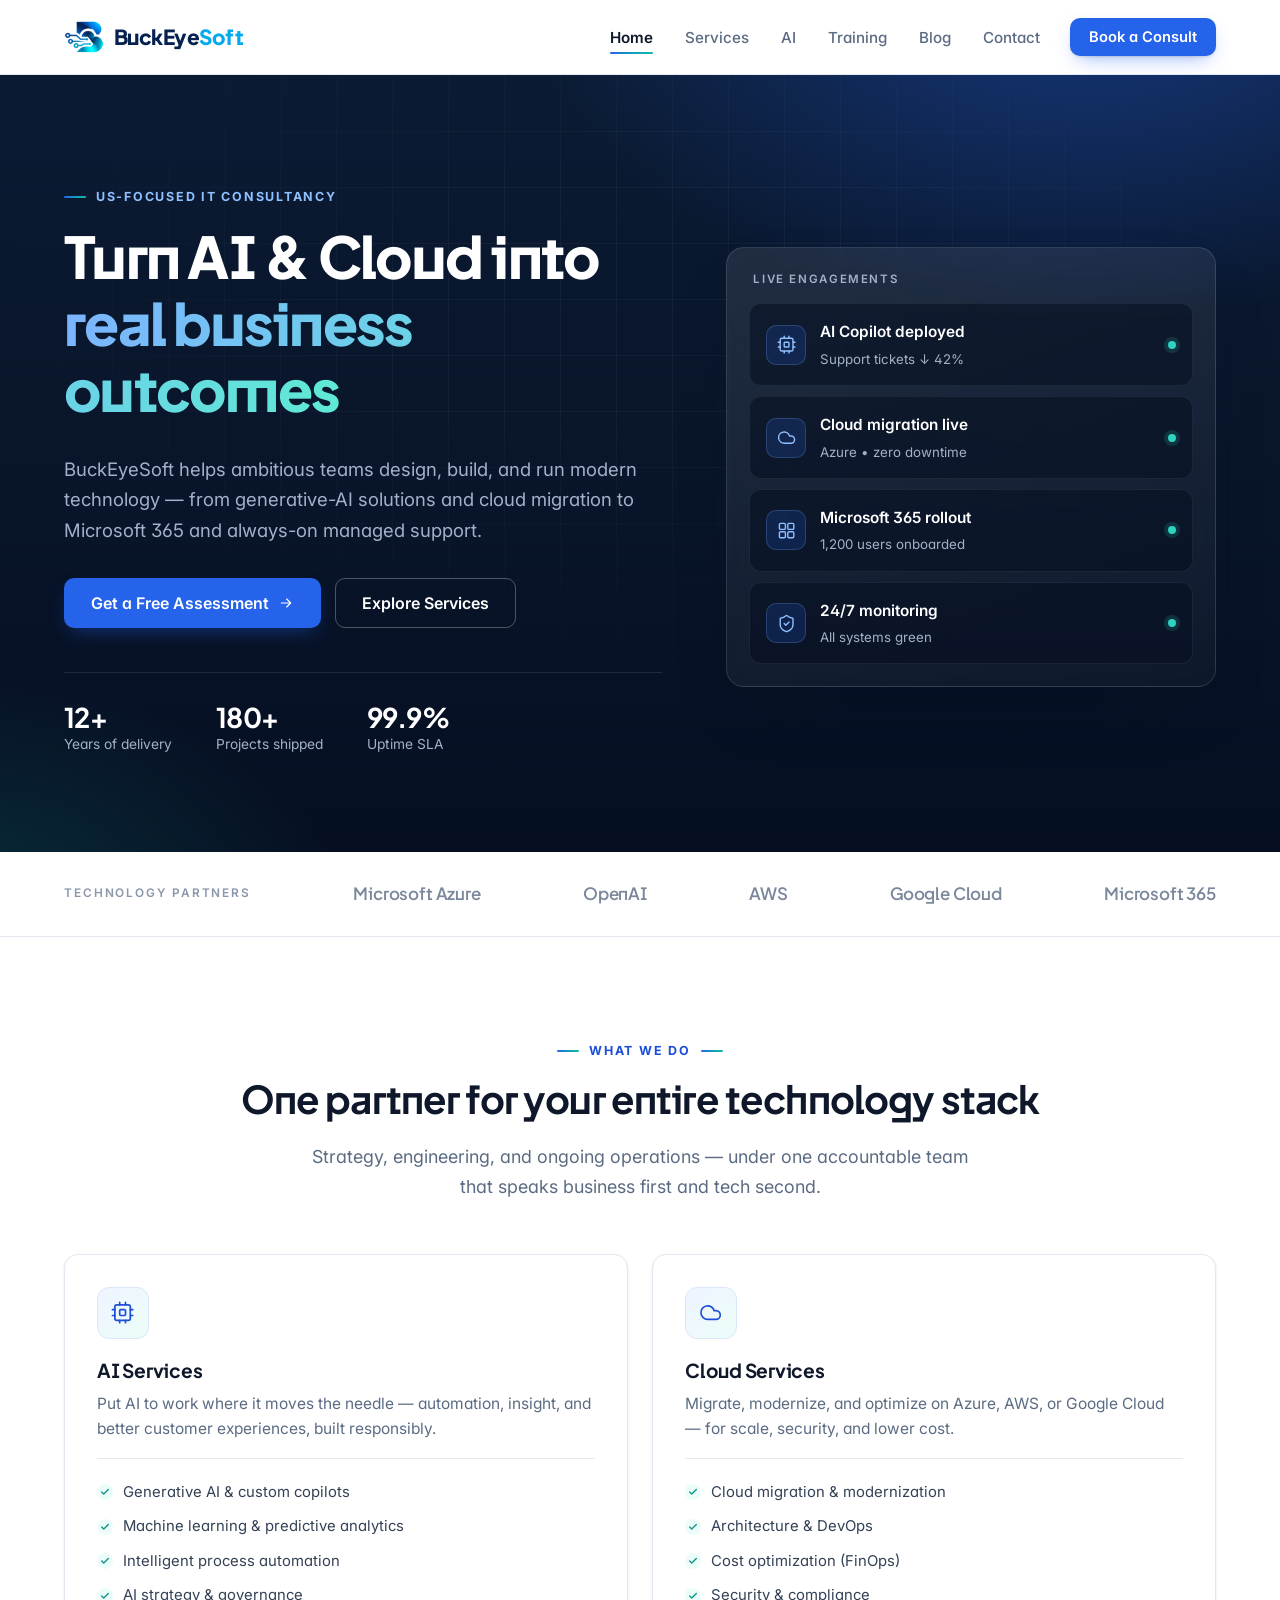
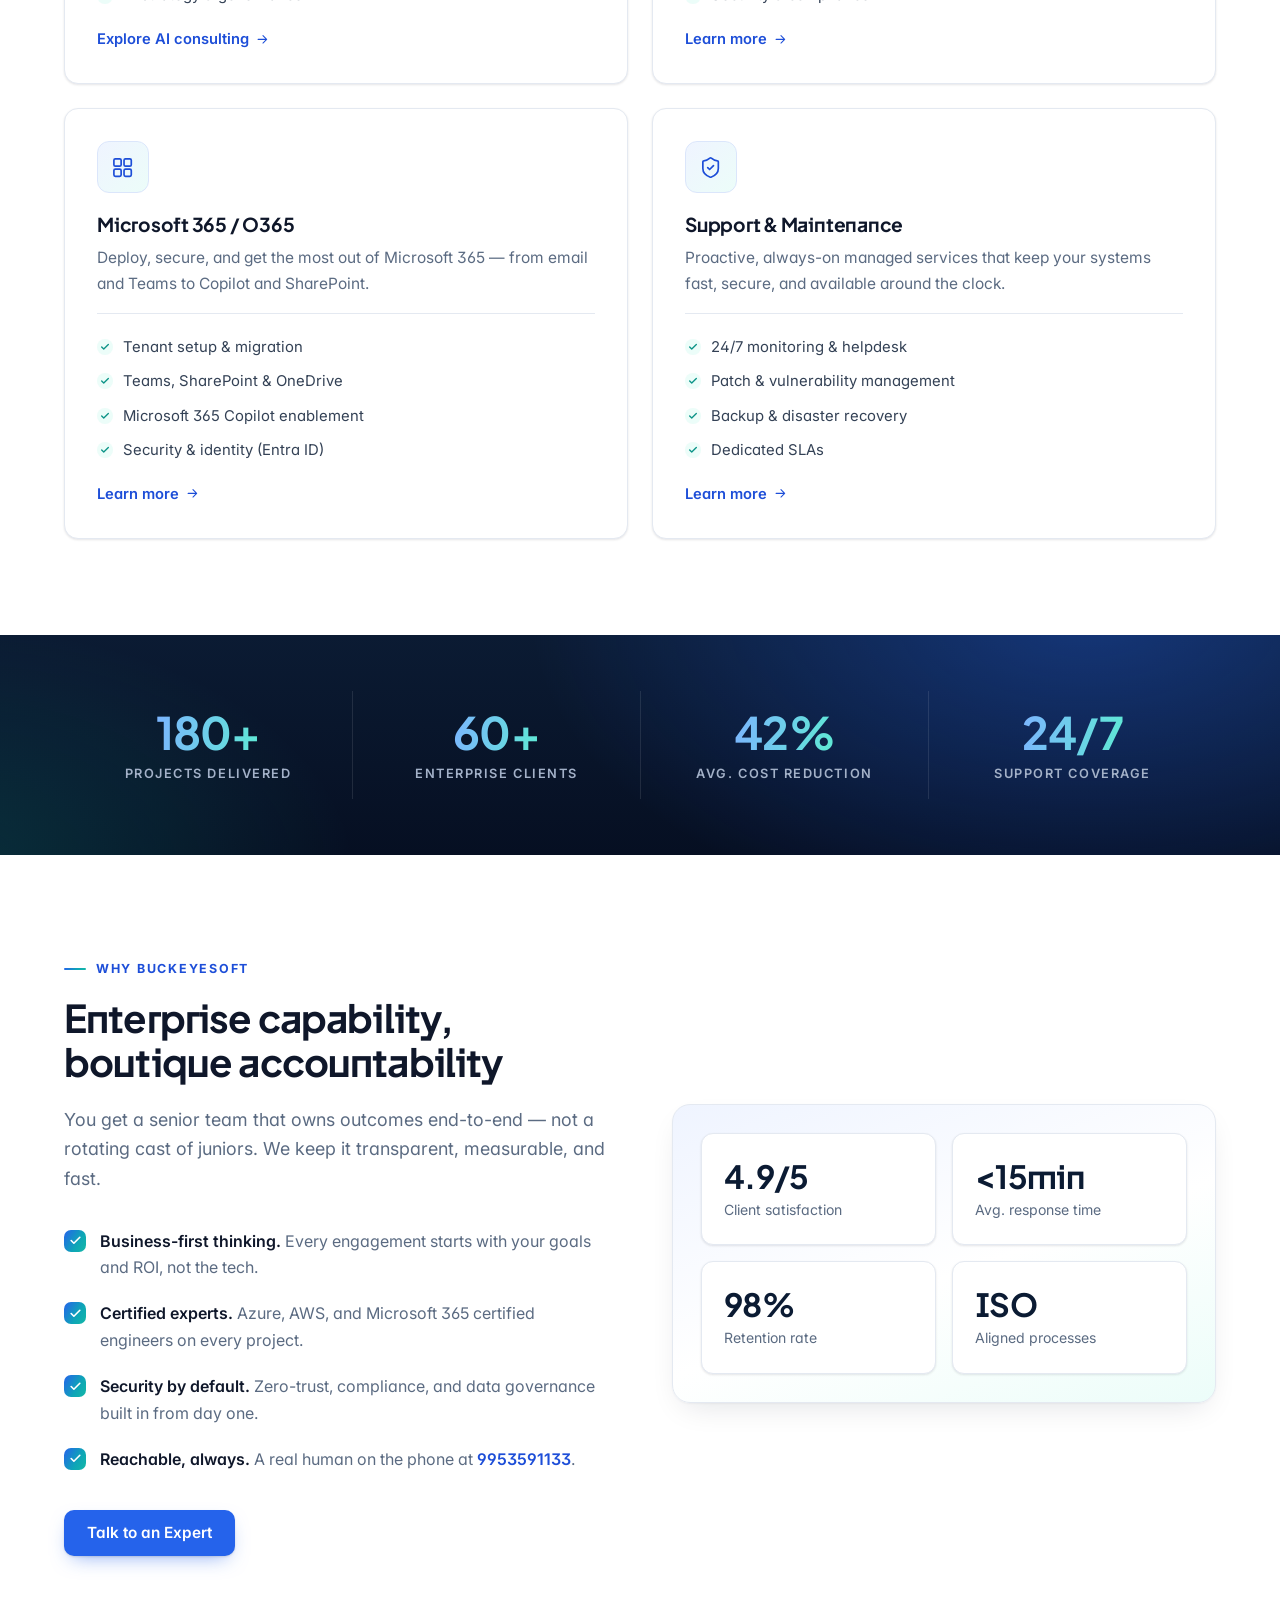
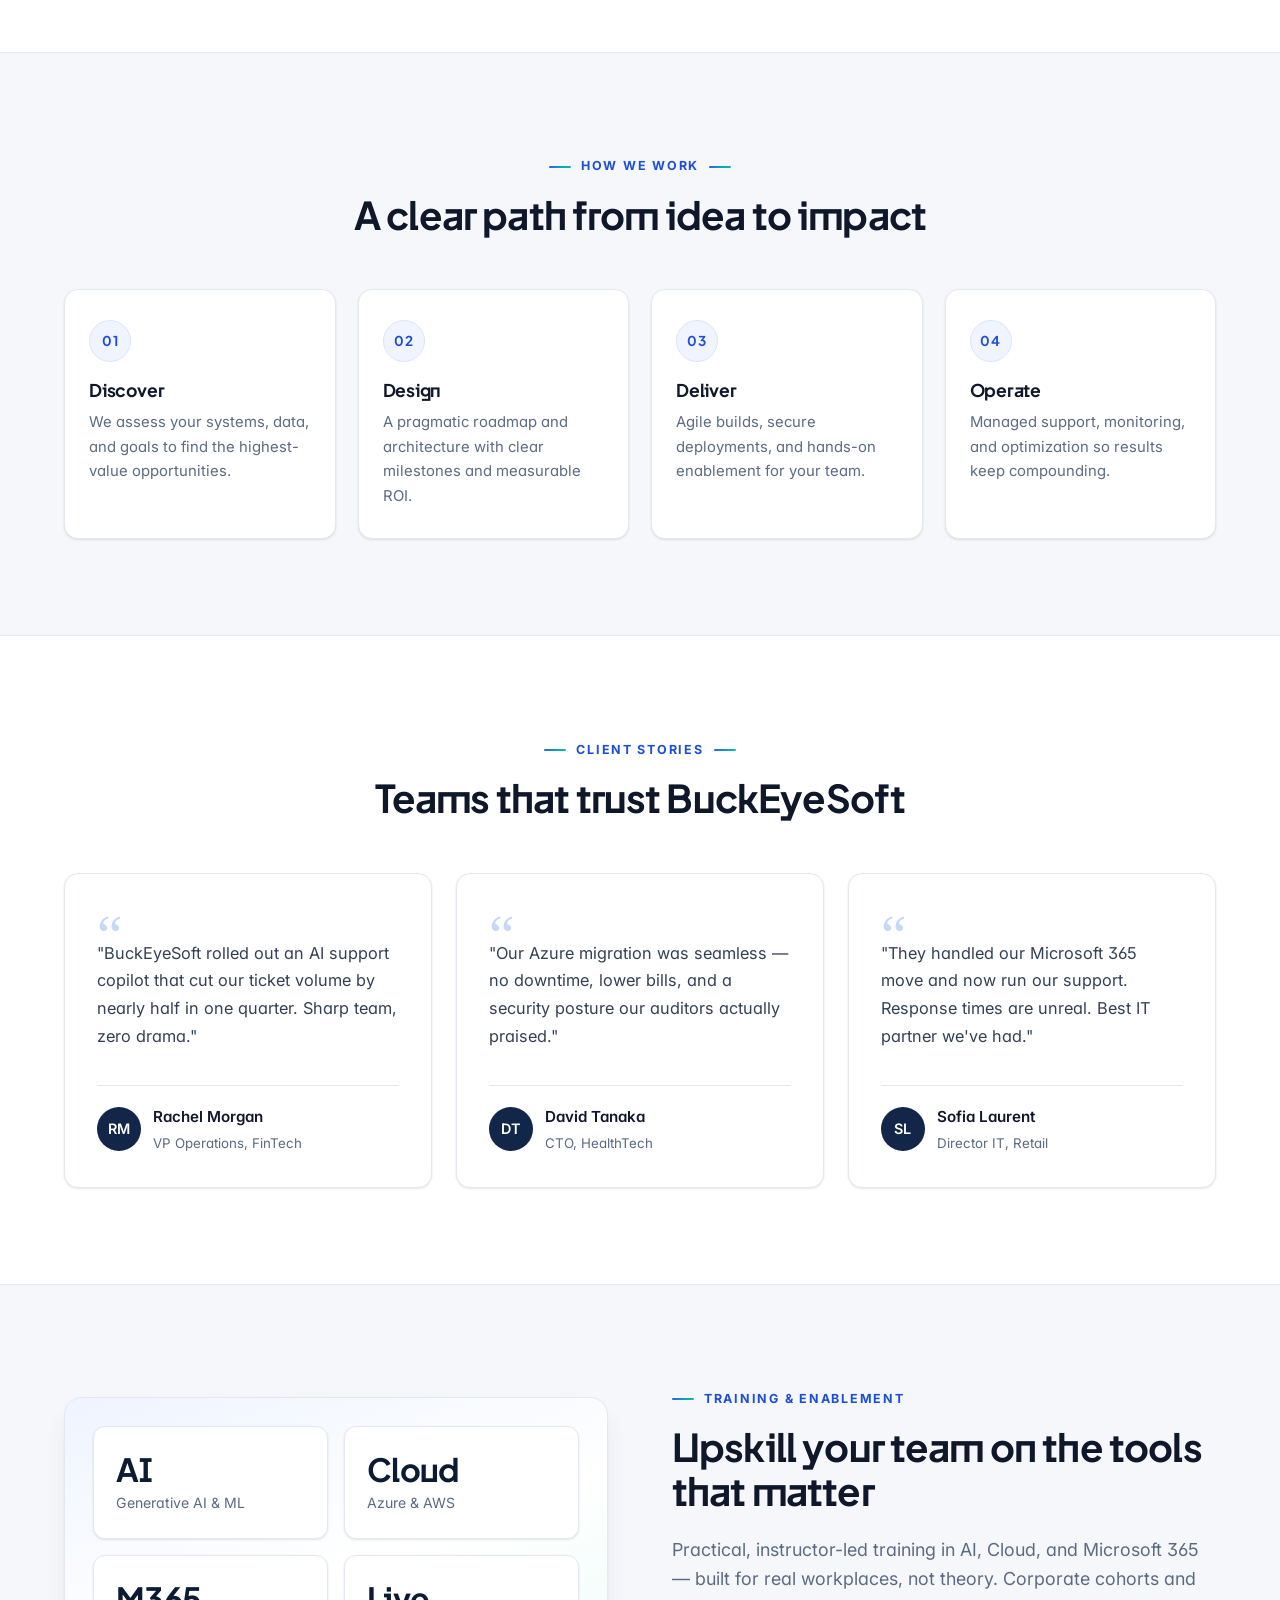
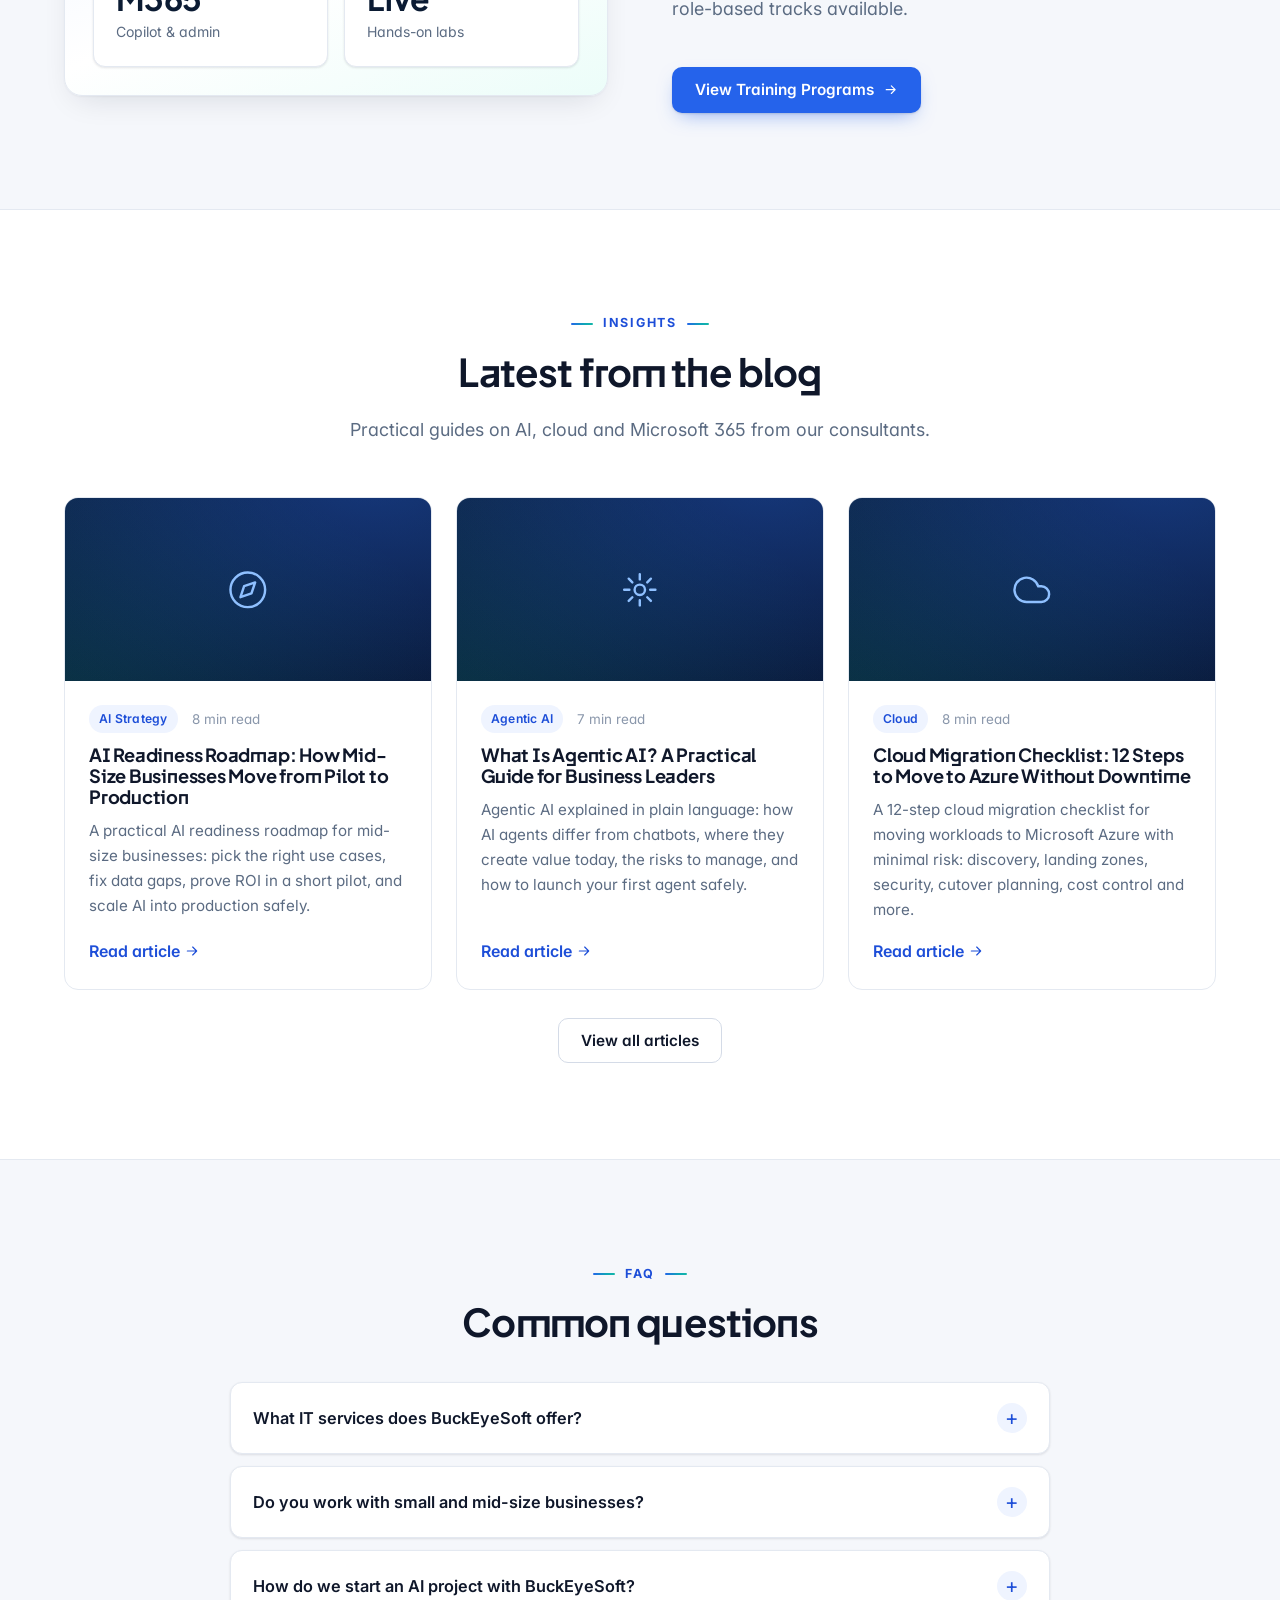
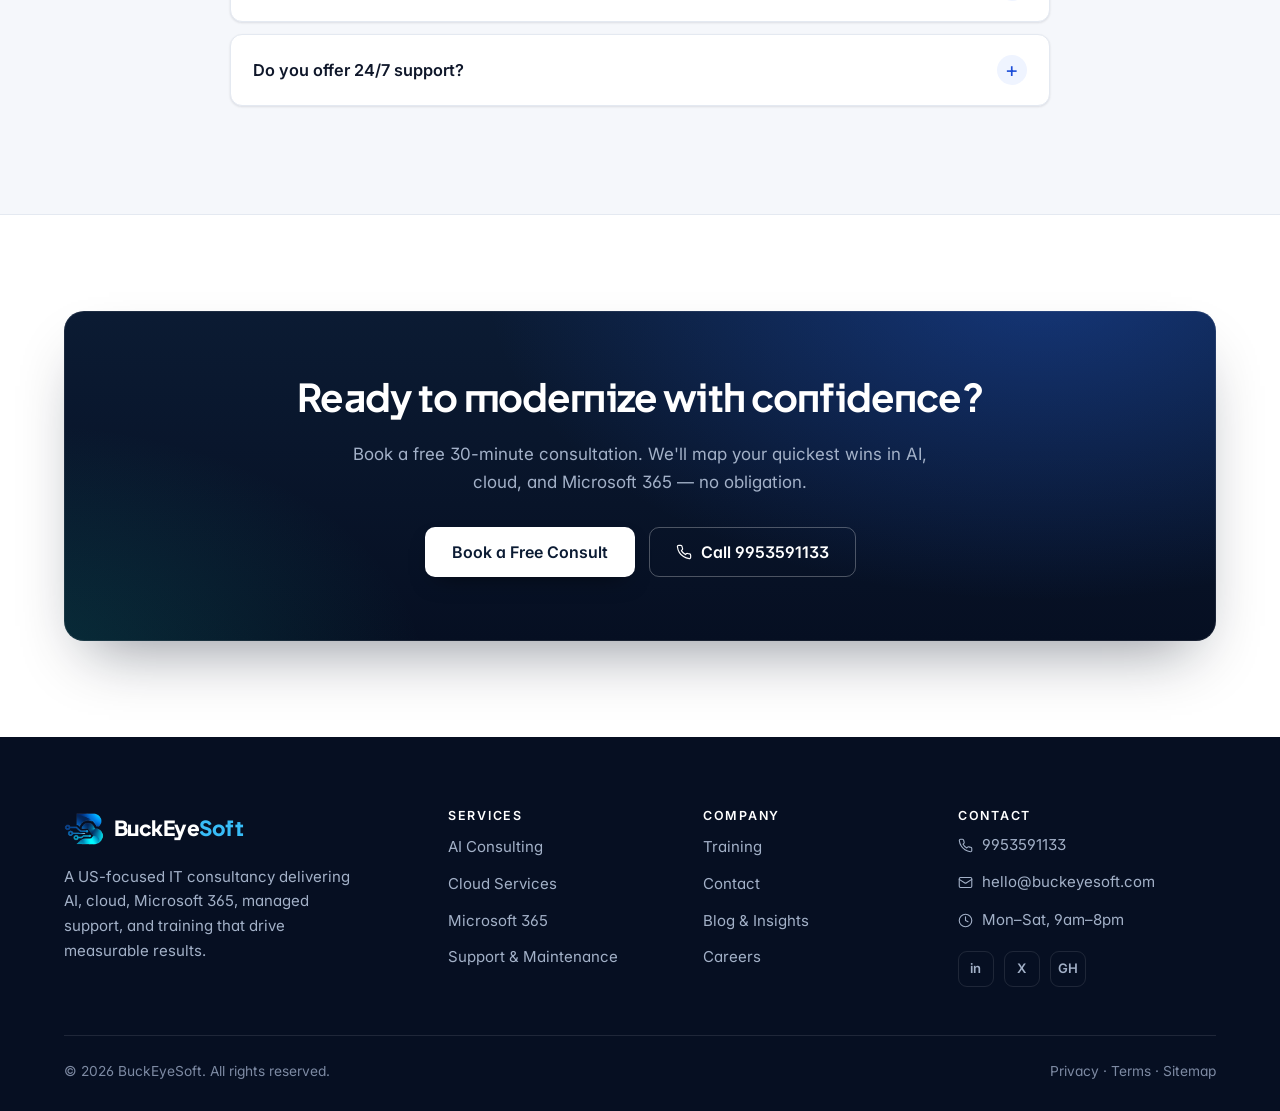
<file: index.html>
<!DOCTYPE html>
<html lang="en">
<head>
<meta charset="UTF-8">
<meta name="viewport" content="width=device-width, initial-scale=1.0">
<title>BuckEyeSoft | AI, Cloud, Microsoft 365 & IT Consulting Services</title>
<meta name="description" content="BuckEyeSoft is a US-focused IT consultancy delivering AI services, cloud migration, Microsoft 365, managed support & maintenance, and professional training. Get enterprise results with a partner you can reach 24/7.">
<meta name="author" content="BuckEyeSoft">
<meta name="robots" content="index, follow">
<link rel="canonical" href="https://buckeyesoft.com/">
<!-- Open Graph -->
<meta property="og:site_name" content="BuckEyeSoft">
<meta property="og:type" content="website">
<meta property="og:title" content="BuckEyeSoft | AI, Cloud, Microsoft 365 & IT Consulting">
<meta property="og:description" content="Enterprise-grade AI, Cloud, Microsoft 365, Support & Training — delivered by a US-focused IT consultancy.">
<meta property="og:url" content="https://buckeyesoft.com/">
<meta property="og:image" content="https://buckeyesoft.com/assets/og-image.png">
<meta name="twitter:card" content="summary_large_image">
<!-- Preconnect + fonts -->
<link rel="preconnect" href="https://fonts.googleapis.com">
<link rel="preconnect" href="https://fonts.gstatic.com" crossorigin>
<link href="https://fonts.googleapis.com/css2?family=Inter:wght@400;500;600;700&family=Plus+Jakarta+Sans:wght@600;700;800&display=swap" rel="stylesheet">
<link rel="alternate" type="application/rss+xml" title="BuckEyeSoft Insights" href="https://buckeyesoft.com/blog/feed.xml">
<link rel="stylesheet" href="assets/style.css">
<meta name="theme-color" content="#0b1b33">
<link rel="icon" type="image/png" sizes="32x32" href="assets/favicon-32.png">
<link rel="icon" type="image/png" sizes="512x512" href="assets/icon-512.png">
<link rel="apple-touch-icon" href="assets/apple-touch-icon.png">
<!-- Structured data -->
<script type="application/ld+json">
{
 "@context": "https://schema.org",
 "@graph": [
  {
   "@type": "Organization",
   "@id": "https://buckeyesoft.com/#org",
   "name": "BuckEyeSoft",
   "url": "https://buckeyesoft.com/",
   "logo": "https://buckeyesoft.com/assets/logo-full.png",
   "email": "hello@buckeyesoft.com",
   "telephone": "+91-9953591133",
   "contactPoint": {
    "@type": "ContactPoint",
    "telephone": "+91-9953591133",
    "contactType": "sales",
    "areaServed": "US",
    "availableLanguage": "English"
   }
  },
  {
   "@type": "WebSite",
   "@id": "https://buckeyesoft.com/#website",
   "url": "https://buckeyesoft.com/",
   "name": "BuckEyeSoft",
   "publisher": {
    "@id": "https://buckeyesoft.com/#org"
   }
  },
  {
   "@type": "ProfessionalService",
   "@id": "https://buckeyesoft.com/#service",
   "name": "BuckEyeSoft",
   "url": "https://buckeyesoft.com/",
   "image": "https://buckeyesoft.com/assets/og-image.png",
   "telephone": "+91-9953591133",
   "areaServed": "US",
   "parentOrganization": {
    "@id": "https://buckeyesoft.com/#org"
   },
   "description": "IT consultancy delivering AI consulting, cloud migration, Microsoft 365, managed support and maintenance, and corporate IT training.",
   "serviceType": [
    "AI Consulting",
    "Cloud Services",
    "Microsoft 365",
    "IT Support & Maintenance",
    "IT Training"
   ]
  }
 ]
}
</script>
<script type="application/ld+json">
{
 "@context": "https://schema.org",
 "@type": "FAQPage",
 "mainEntity": [
  {
   "@type": "Question",
   "name": "What IT services does BuckEyeSoft offer?",
   "acceptedAnswer": {
    "@type": "Answer",
    "text": "We provide AI consulting, cloud migration and management on Azure, AWS and Google Cloud, Microsoft 365 deployment and Copilot enablement, 24/7 managed support and maintenance, and corporate IT training."
   }
  },
  {
   "@type": "Question",
   "name": "Do you work with small and mid-size businesses?",
   "acceptedAnswer": {
    "@type": "Answer",
    "text": "Yes. Most of our clients are growing mid-size companies that want enterprise-grade results with a senior team that is easy to reach."
   }
  },
  {
   "@type": "Question",
   "name": "How do we start an AI project with BuckEyeSoft?",
   "acceptedAnswer": {
    "@type": "Answer",
    "text": "Book a free consultation or AI readiness assessment. We review your goals, data and systems, then recommend the highest-value use cases and a short pilot plan."
   }
  },
  {
   "@type": "Question",
   "name": "Do you offer 24/7 support?",
   "acceptedAnswer": {
    "@type": "Answer",
    "text": "Yes. Our managed support includes round-the-clock monitoring and helpdesk coverage with dedicated SLAs. You can also call us directly at 9953591133."
   }
  }
 ]
}
</script>
</head>
<body>

<!-- HEADER -->
<header class="site-header">
  <nav class="nav container" aria-label="Main navigation">
    <a class="brand" href="index.html">
      <img class="logo" src="assets/logo-mark.png" alt="" width="40" height="40"><span>BuckEye<b>Soft</b></span>
    </a>
    <ul class="nav-links">
      <li><a href="index.html">Home</a></li>
      <li><a href="services.html">Services</a></li>
      <li><a href="ai.html">AI</a></li>
      <li><a href="training.html">Training</a></li>
      <li><a href="blog/">Blog</a></li>
      <li><a href="contact.html">Contact</a></li>
      <li class="nav-cta"><a class="btn btn-primary" href="contact.html">Book a Consult</a></li>
    </ul>
    <button class="nav-toggle" aria-label="Toggle menu"><span></span><span></span><span></span></button>
  </nav>
</header>

<!-- HERO -->
<section class="hero">
  <div class="container hero-grid">
    <div class="reveal in">
      <span class="eyebrow">US-Focused IT Consultancy</span>
      <h1>Turn AI &amp; Cloud into <span>real business outcomes</span></h1>
      <p class="lead">BuckEyeSoft helps ambitious teams design, build, and run modern technology — from generative-AI solutions and cloud migration to Microsoft 365 and always-on managed support.</p>
      <div class="hero-cta">
        <a class="btn btn-primary btn-lg" href="contact.html">Get a Free Assessment <svg class="i" viewBox="0 0 24 24" aria-hidden="true"><path d="M5 12h14M13 6l6 6-6 6"/></svg></a>
        <a class="btn btn-ghost btn-lg" href="services.html">Explore Services</a>
      </div>
      <div class="hero-trust">
        <div><b data-count="12" data-suffix="+">12+</b> Years of delivery</div>
        <div><b data-count="180" data-suffix="+">180+</b> Projects shipped</div>
        <div><b data-count="99.9" data-suffix="%">99.9%</b> Uptime SLA</div>
      </div>
    </div>
    <div class="hero-visual reveal in">
      <div class="chip"><div class="dot"><svg class="i" viewBox="0 0 24 24" aria-hidden="true"><rect x="4" y="4" width="16" height="16" rx="2"/><rect x="9" y="9" width="6" height="6" rx="1"/><path d="M9 1.5v2.5M15 1.5v2.5M9 20v2.5M15 20v2.5M20 9h2.5M20 15h2.5M1.5 9H4M1.5 15H4"/></svg></div><div><b>AI Copilot deployed</b><br><small>Support tickets ↓ 42%</small></div></div>
      <div class="chip"><div class="dot"><svg class="i" viewBox="0 0 24 24" aria-hidden="true"><path d="M17.5 19H9a7 7 0 1 1 6.71-9h1.79a4.5 4.5 0 1 1 0 9Z"/></svg></div><div><b>Cloud migration live</b><br><small>Azure • zero downtime</small></div></div>
      <div class="chip"><div class="dot"><svg class="i" viewBox="0 0 24 24" aria-hidden="true"><rect x="3" y="3" width="7.5" height="7.5" rx="1.5"/><rect x="13.5" y="3" width="7.5" height="7.5" rx="1.5"/><rect x="3" y="13.5" width="7.5" height="7.5" rx="1.5"/><rect x="13.5" y="13.5" width="7.5" height="7.5" rx="1.5"/></svg></div><div><b>Microsoft 365 rollout</b><br><small>1,200 users onboarded</small></div></div>
      <div class="chip"><div class="dot"><svg class="i" viewBox="0 0 24 24" aria-hidden="true"><path d="M20 13c0 5-3.5 7.5-7.66 8.95a1 1 0 0 1-.67-.01C7.5 20.5 4 18 4 13V6a1 1 0 0 1 1-1c2 0 4.5-1.2 6.24-2.72a1.17 1.17 0 0 1 1.52 0C14.51 3.81 17 5 19 5a1 1 0 0 1 1 1z"/><path d="m9 12 2 2 4-4"/></svg></div><div><b>24/7 monitoring</b><br><small>All systems green</small></div></div>
    </div>
  </div>
</section>

<!-- TRUST BAR -->
<div class="trustbar">
  <div class="container">
    <span class="lbl">Technology partners</span>
    <span>Microsoft Azure</span>
    <span>OpenAI</span>
    <span>AWS</span>
    <span>Google Cloud</span>
    <span>Microsoft 365</span>
  </div>
</div>

<!-- SERVICES OVERVIEW -->
<section class="section" id="services">
  <div class="container">
    <div class="center reveal">
      <span class="eyebrow">What We Do</span>
      <h2>One partner for your entire technology stack</h2>
      <p class="lead">Strategy, engineering, and ongoing operations — under one accountable team that speaks business first and tech second.</p>
    </div>
    <div class="grid grid-2 mt-lg">
      <div class="card reveal">
        <div class="icon"><svg class="i" viewBox="0 0 24 24" aria-hidden="true"><rect x="4" y="4" width="16" height="16" rx="2"/><rect x="9" y="9" width="6" height="6" rx="1"/><path d="M9 1.5v2.5M15 1.5v2.5M9 20v2.5M15 20v2.5M20 9h2.5M20 15h2.5M1.5 9H4M1.5 15H4"/></svg></div>
        <h3>AI Services</h3>
        <p>Put AI to work where it moves the needle — automation, insight, and better customer experiences, built responsibly.</p>
        <ul>
          <li>Generative AI &amp; custom copilots</li>
          <li>Machine learning &amp; predictive analytics</li>
          <li>Intelligent process automation</li>
          <li>AI strategy &amp; governance</li>
        </ul>
        <a class="more" href="ai.html">Explore AI consulting <svg class="i" viewBox="0 0 24 24" aria-hidden="true"><path d="M5 12h14M13 6l6 6-6 6"/></svg></a>
      </div>
      <div class="card reveal">
        <div class="icon"><svg class="i" viewBox="0 0 24 24" aria-hidden="true"><path d="M17.5 19H9a7 7 0 1 1 6.71-9h1.79a4.5 4.5 0 1 1 0 9Z"/></svg></div>
        <h3>Cloud Services</h3>
        <p>Migrate, modernize, and optimize on Azure, AWS, or Google Cloud — for scale, security, and lower cost.</p>
        <ul>
          <li>Cloud migration &amp; modernization</li>
          <li>Architecture &amp; DevOps</li>
          <li>Cost optimization (FinOps)</li>
          <li>Security &amp; compliance</li>
        </ul>
        <a class="more" href="services.html#cloud">Learn more <svg class="i" viewBox="0 0 24 24" aria-hidden="true"><path d="M5 12h14M13 6l6 6-6 6"/></svg></a>
      </div>
      <div class="card reveal">
        <div class="icon"><svg class="i" viewBox="0 0 24 24" aria-hidden="true"><rect x="3" y="3" width="7.5" height="7.5" rx="1.5"/><rect x="13.5" y="3" width="7.5" height="7.5" rx="1.5"/><rect x="3" y="13.5" width="7.5" height="7.5" rx="1.5"/><rect x="13.5" y="13.5" width="7.5" height="7.5" rx="1.5"/></svg></div>
        <h3>Microsoft 365 / O365</h3>
        <p>Deploy, secure, and get the most out of Microsoft 365 — from email and Teams to Copilot and SharePoint.</p>
        <ul>
          <li>Tenant setup &amp; migration</li>
          <li>Teams, SharePoint &amp; OneDrive</li>
          <li>Microsoft 365 Copilot enablement</li>
          <li>Security &amp; identity (Entra ID)</li>
        </ul>
        <a class="more" href="services.html#o365">Learn more <svg class="i" viewBox="0 0 24 24" aria-hidden="true"><path d="M5 12h14M13 6l6 6-6 6"/></svg></a>
      </div>
      <div class="card reveal">
        <div class="icon"><svg class="i" viewBox="0 0 24 24" aria-hidden="true"><path d="M20 13c0 5-3.5 7.5-7.66 8.95a1 1 0 0 1-.67-.01C7.5 20.5 4 18 4 13V6a1 1 0 0 1 1-1c2 0 4.5-1.2 6.24-2.72a1.17 1.17 0 0 1 1.52 0C14.51 3.81 17 5 19 5a1 1 0 0 1 1 1z"/><path d="m9 12 2 2 4-4"/></svg></div>
        <h3>Support &amp; Maintenance</h3>
        <p>Proactive, always-on managed services that keep your systems fast, secure, and available around the clock.</p>
        <ul>
          <li>24/7 monitoring &amp; helpdesk</li>
          <li>Patch &amp; vulnerability management</li>
          <li>Backup &amp; disaster recovery</li>
          <li>Dedicated SLAs</li>
        </ul>
        <a class="more" href="services.html#support">Learn more <svg class="i" viewBox="0 0 24 24" aria-hidden="true"><path d="M5 12h14M13 6l6 6-6 6"/></svg></a>
      </div>
    </div>
  </div>
</section>

<!-- STATS BAND -->
<section class="stats section-sm">
  <div class="container grid grid-4">
    <div class="stat reveal"><b><em data-count="180" data-suffix="+">180+</em></b><small>Projects Delivered</small></div>
    <div class="stat reveal"><b><em data-count="60" data-suffix="+">60+</em></b><small>Enterprise Clients</small></div>
    <div class="stat reveal"><b><em data-count="42" data-suffix="%">42%</em></b><small>Avg. Cost Reduction</small></div>
    <div class="stat reveal"><b><em data-count="24" data-suffix="/7">24/7</em></b><small>Support Coverage</small></div>
  </div>
</section>

<!-- WHY US -->
<section class="section">
  <div class="container split">
    <div class="reveal">
      <span class="eyebrow">Why BuckEyeSoft</span>
      <h2>Enterprise capability, boutique accountability</h2>
      <p class="lead">You get a senior team that owns outcomes end-to-end — not a rotating cast of juniors. We keep it transparent, measurable, and fast.</p>
      <ul class="check-list">
        <li><b>Business-first thinking.</b> Every engagement starts with your goals and ROI, not the tech.</li>
        <li><b>Certified experts.</b> Azure, AWS, and Microsoft 365 certified engineers on every project.</li>
        <li><b>Security by default.</b> Zero-trust, compliance, and data governance built in from day one.</li>
        <li><b>Reachable, always.</b> A real human on the phone at <a href="tel:9953591133" class="link">9953591133</a>.</li>
      </ul>
      <a class="btn btn-primary mt-md" href="contact.html">Talk to an Expert</a>
    </div>
    <div class="media-card reveal">
      <div class="stat-row">
        <div class="stat-box"><b>4.9/5</b><small>Client satisfaction</small></div>
        <div class="stat-box"><b>&lt;15min</b><small>Avg. response time</small></div>
        <div class="stat-box"><b>98%</b><small>Retention rate</small></div>
        <div class="stat-box"><b>ISO</b><small>Aligned processes</small></div>
      </div>
    </div>
  </div>
</section>

<!-- PROCESS -->
<section class="section section-alt">
  <div class="container">
    <div class="center reveal">
      <span class="eyebrow">How We Work</span>
      <h2>A clear path from idea to impact</h2>
    </div>
    <div class="steps mt-lg">
      <div class="step reveal"><h3>Discover</h3><p>We assess your systems, data, and goals to find the highest-value opportunities.</p></div>
      <div class="step reveal"><h3>Design</h3><p>A pragmatic roadmap and architecture with clear milestones and measurable ROI.</p></div>
      <div class="step reveal"><h3>Deliver</h3><p>Agile builds, secure deployments, and hands-on enablement for your team.</p></div>
      <div class="step reveal"><h3>Operate</h3><p>Managed support, monitoring, and optimization so results keep compounding.</p></div>
    </div>
  </div>
</section>

<!-- TESTIMONIALS -->
<section class="section">
  <div class="container">
    <div class="center reveal">
      <span class="eyebrow">Client Stories</span>
      <h2>Teams that trust BuckEyeSoft</h2>
    </div>
    <div class="grid grid-3 mt-lg">
      <div class="quote reveal">
        <p>"BuckEyeSoft rolled out an AI support copilot that cut our ticket volume by nearly half in one quarter. Sharp team, zero drama."</p>
        <div class="who"><div class="av">RM</div><div><b>Rachel Morgan</b><small>VP Operations, FinTech</small></div></div>
      </div>
      <div class="quote reveal">
        <p>"Our Azure migration was seamless — no downtime, lower bills, and a security posture our auditors actually praised."</p>
        <div class="who"><div class="av">DT</div><div><b>David Tanaka</b><small>CTO, HealthTech</small></div></div>
      </div>
      <div class="quote reveal">
        <p>"They handled our Microsoft 365 move and now run our support. Response times are unreal. Best IT partner we've had."</p>
        <div class="who"><div class="av">SL</div><div><b>Sofia Laurent</b><small>Director IT, Retail</small></div></div>
      </div>
    </div>
  </div>
</section>

<!-- TRAINING TEASER -->
<section class="section section-alt">
  <div class="container split rev">
    <div class="media-card split-media reveal">
      <div class="stat-row">
        <div class="stat-box"><b>AI</b><small>Generative AI &amp; ML</small></div>
        <div class="stat-box"><b>Cloud</b><small>Azure &amp; AWS</small></div>
        <div class="stat-box"><b>M365</b><small>Copilot &amp; admin</small></div>
        <div class="stat-box"><b>Live</b><small>Hands-on labs</small></div>
      </div>
    </div>
    <div class="reveal">
      <span class="eyebrow">Training &amp; Enablement</span>
      <h2>Upskill your team on the tools that matter</h2>
      <p class="lead">Practical, instructor-led training in AI, Cloud, and Microsoft 365 — built for real workplaces, not theory. Corporate cohorts and role-based tracks available.</p>
      <a class="btn btn-primary mt-md" href="training.html">View Training Programs <svg class="i" viewBox="0 0 24 24" aria-hidden="true"><path d="M5 12h14M13 6l6 6-6 6"/></svg></a>
    </div>
  </div>
</section>

<!-- INSIGHTS -->
<section class="section">
  <div class="container">
    <div class="center reveal">
      <span class="eyebrow">Insights</span>
      <h2>Latest from the blog</h2>
      <p class="lead">Practical guides on AI, cloud and Microsoft 365 from our consultants.</p>
    </div>
    <div class="post-grid mt-lg">
      <a class="post-card reveal" href="blog/ai-readiness-roadmap.html">
        <div class="post-thumb"><svg class="i" viewBox="0 0 24 24" aria-hidden="true"><circle cx="12" cy="12" r="10"/><path d="m16.24 7.76-2.12 6.36-6.36 2.12 2.12-6.36 6.36-2.12z"/></svg></div>
        <div class="post-body">
          <div class="post-meta"><span class="tag">AI Strategy</span><span>8 min read</span></div>
          <h3>AI Readiness Roadmap: How Mid-Size Businesses Move from Pilot to Production</h3>
          <p>A practical AI readiness roadmap for mid-size businesses: pick the right use cases, fix data gaps, prove ROI in a short pilot, and scale AI into production safely.</p>
          <span class="more link">Read article <svg class="i" viewBox="0 0 24 24" aria-hidden="true"><path d="M5 12h14M13 6l6 6-6 6"/></svg></span>
        </div>
      </a>
      <a class="post-card reveal" href="blog/agentic-ai-for-business.html">
        <div class="post-thumb"><svg class="i" viewBox="0 0 24 24" aria-hidden="true"><path d="M12 3v3M12 18v3M3 12h3M18 12h3M5.6 5.6l2.1 2.1M16.3 16.3l2.1 2.1M5.6 18.4l2.1-2.1M16.3 7.7l2.1-2.1"/><circle cx="12" cy="12" r="3"/></svg></div>
        <div class="post-body">
          <div class="post-meta"><span class="tag">Agentic AI</span><span>7 min read</span></div>
          <h3>What Is Agentic AI? A Practical Guide for Business Leaders</h3>
          <p>Agentic AI explained in plain language: how AI agents differ from chatbots, where they create value today, the risks to manage, and how to launch your first agent safely.</p>
          <span class="more link">Read article <svg class="i" viewBox="0 0 24 24" aria-hidden="true"><path d="M5 12h14M13 6l6 6-6 6"/></svg></span>
        </div>
      </a>
      <a class="post-card reveal" href="blog/azure-cloud-migration-checklist.html">
        <div class="post-thumb"><svg class="i" viewBox="0 0 24 24" aria-hidden="true"><path d="M17.5 19H9a7 7 0 1 1 6.71-9h1.79a4.5 4.5 0 1 1 0 9Z"/></svg></div>
        <div class="post-body">
          <div class="post-meta"><span class="tag">Cloud</span><span>8 min read</span></div>
          <h3>Cloud Migration Checklist: 12 Steps to Move to Azure Without Downtime</h3>
          <p>A 12-step cloud migration checklist for moving workloads to Microsoft Azure with minimal risk: discovery, landing zones, security, cutover planning, cost control and more.</p>
          <span class="more link">Read article <svg class="i" viewBox="0 0 24 24" aria-hidden="true"><path d="M5 12h14M13 6l6 6-6 6"/></svg></span>
        </div>
      </a>
    </div>
    <div class="center mt-md"><a class="btn btn-ghost" href="blog/">View all articles</a></div>
  </div>
</section>

<!-- FAQ -->
<section class="section section-alt">
  <div class="container">
    <div class="center reveal">
      <span class="eyebrow">FAQ</span>
      <h2>Common questions</h2>
    </div>
    <div class="faq-wrap">
      <div class="faq-item reveal"><button class="faq-q">What IT services does BuckEyeSoft offer? <span class="pm">+</span></button><div class="faq-a"><p>We provide AI consulting, cloud migration and management on Azure, AWS and Google Cloud, Microsoft 365 deployment and Copilot enablement, 24/7 managed support and maintenance, and corporate IT training.</p></div></div>
      <div class="faq-item reveal"><button class="faq-q">Do you work with small and mid-size businesses? <span class="pm">+</span></button><div class="faq-a"><p>Yes. Most of our clients are growing mid-size companies that want enterprise-grade results with a senior team that is easy to reach.</p></div></div>
      <div class="faq-item reveal"><button class="faq-q">How do we start an AI project with BuckEyeSoft? <span class="pm">+</span></button><div class="faq-a"><p>Book a free consultation or AI readiness assessment. We review your goals, data and systems, then recommend the highest-value use cases and a short pilot plan.</p></div></div>
      <div class="faq-item reveal"><button class="faq-q">Do you offer 24/7 support? <span class="pm">+</span></button><div class="faq-a"><p>Yes. Our managed support includes round-the-clock monitoring and helpdesk coverage with dedicated SLAs. You can also call us directly at 9953591133.</p></div></div>
    </div>
  </div>
</section>

<!-- CTA -->
<section class="section">
  <div class="container">
    <div class="cta-band reveal">
      <h2>Ready to modernize with confidence?</h2>
      <p>Book a free 30-minute consultation. We'll map your quickest wins in AI, cloud, and Microsoft 365 — no obligation.</p>
      <div class="btn-row btn-row-center">
        <a class="btn btn-primary btn-lg" href="contact.html">Book a Free Consult</a>
        <a class="btn btn-ghost btn-lg" href="tel:9953591133"><svg class="i" viewBox="0 0 24 24" aria-hidden="true"><path d="M22 16.92v3a2 2 0 0 1-2.18 2 19.79 19.79 0 0 1-8.63-3.07 19.5 19.5 0 0 1-6-6 19.79 19.79 0 0 1-3.07-8.67A2 2 0 0 1 4.11 2h3a2 2 0 0 1 2 1.72c.13.96.36 1.9.7 2.81a2 2 0 0 1-.45 2.11L8.09 9.91a16 16 0 0 0 6 6l1.27-1.27a2 2 0 0 1 2.11-.45c.91.34 1.85.57 2.81.7A2 2 0 0 1 22 16.92z"/></svg> Call 9953591133</a>
      </div>
    </div>
  </div>
</section>

<!-- FOOTER -->
<footer class="site-footer">
  <div class="container">
    <div class="footer-grid">
      <div class="footer-brand">
        <a class="brand" href="index.html"><img class="logo" src="assets/logo-mark.png" alt="" width="40" height="40"><span>BuckEye<b>Soft</b></span></a>
        <p>A US-focused IT consultancy delivering AI, cloud, Microsoft 365, managed support, and training that drive measurable results.</p>
      </div>
      <div>
        <h4>Services</h4>
        <ul>
          <li><a href="ai.html">AI Consulting</a></li>
          <li><a href="services.html#cloud">Cloud Services</a></li>
          <li><a href="services.html#o365">Microsoft 365</a></li>
          <li><a href="services.html#support">Support &amp; Maintenance</a></li>
        </ul>
      </div>
      <div>
        <h4>Company</h4>
        <ul>
          <li><a href="training.html">Training</a></li>
          <li><a href="contact.html">Contact</a></li>
          <li><a href="blog/">Blog &amp; Insights</a></li>
          <li><a href="contact.html">Careers</a></li>
        </ul>
      </div>
      <div>
        <h4>Contact</h4>
        <ul>
          <li><a href="tel:9953591133"><svg class="i" viewBox="0 0 24 24" aria-hidden="true"><path d="M22 16.92v3a2 2 0 0 1-2.18 2 19.79 19.79 0 0 1-8.63-3.07 19.5 19.5 0 0 1-6-6 19.79 19.79 0 0 1-3.07-8.67A2 2 0 0 1 4.11 2h3a2 2 0 0 1 2 1.72c.13.96.36 1.9.7 2.81a2 2 0 0 1-.45 2.11L8.09 9.91a16 16 0 0 0 6 6l1.27-1.27a2 2 0 0 1 2.11-.45c.91.34 1.85.57 2.81.7A2 2 0 0 1 22 16.92z"/></svg> 9953591133</a></li>
          <li><a href="mailto:hello@buckeyesoft.com"><svg class="i" viewBox="0 0 24 24" aria-hidden="true"><rect x="2" y="4" width="20" height="16" rx="2"/><path d="m22 7-8.97 5.7a1.94 1.94 0 0 1-2.06 0L2 7"/></svg> hello@buckeyesoft.com</a></li>
          <li><span><svg class="i" viewBox="0 0 24 24" aria-hidden="true"><circle cx="12" cy="12" r="10"/><path d="M12 6v6l4 2"/></svg> Mon–Sat, 9am–8pm</span></li>
        </ul>
        <div class="socials">
          <a href="#" aria-label="LinkedIn">in</a>
          <a href="#" aria-label="X">X</a>
          <a href="#" aria-label="GitHub">GH</a>
        </div>
      </div>
    </div>
    <div class="footer-bottom">
      <span>© 2026 BuckEyeSoft. All rights reserved.</span>
      <span><a href="#">Privacy</a> · <a href="#">Terms</a> · <a href="sitemap.xml">Sitemap</a></span>
    </div>
  </div>
</footer>

<script src="assets/main.js" defer></script>
</body>
</html>
</file>
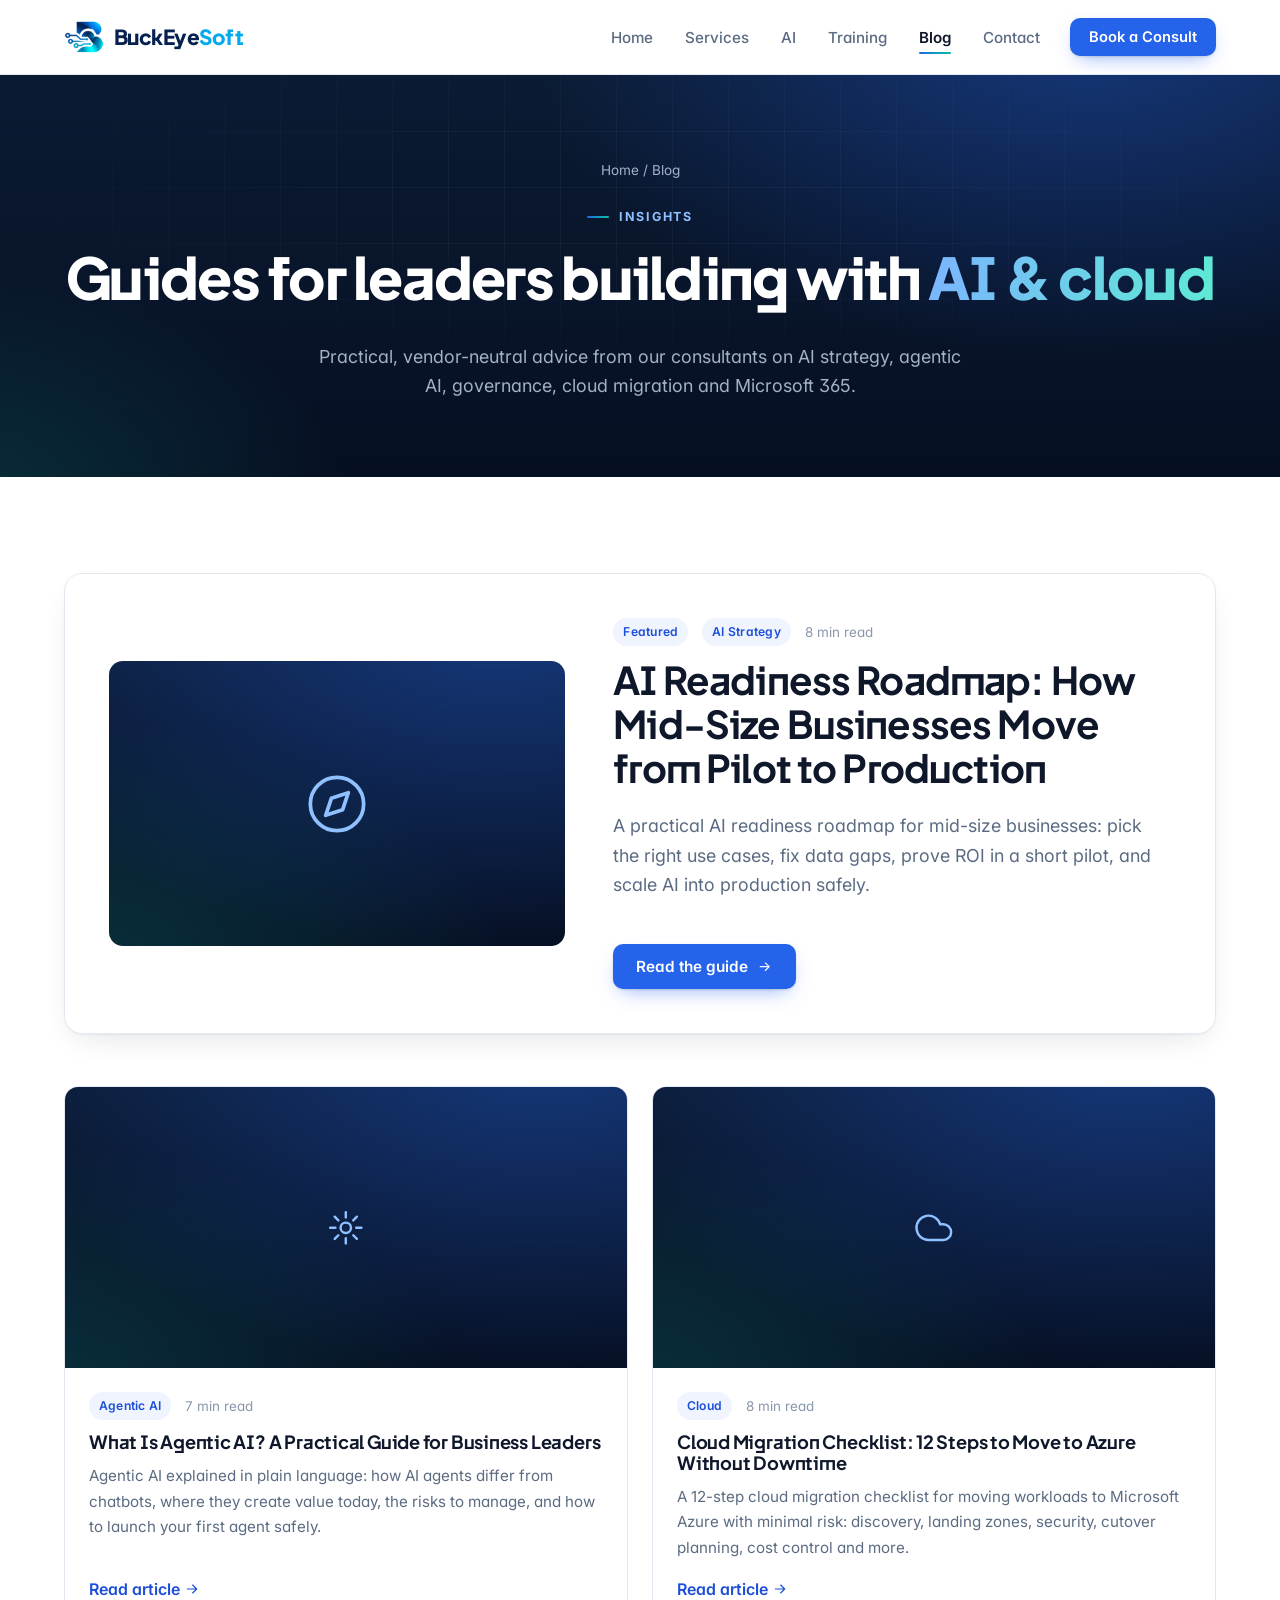
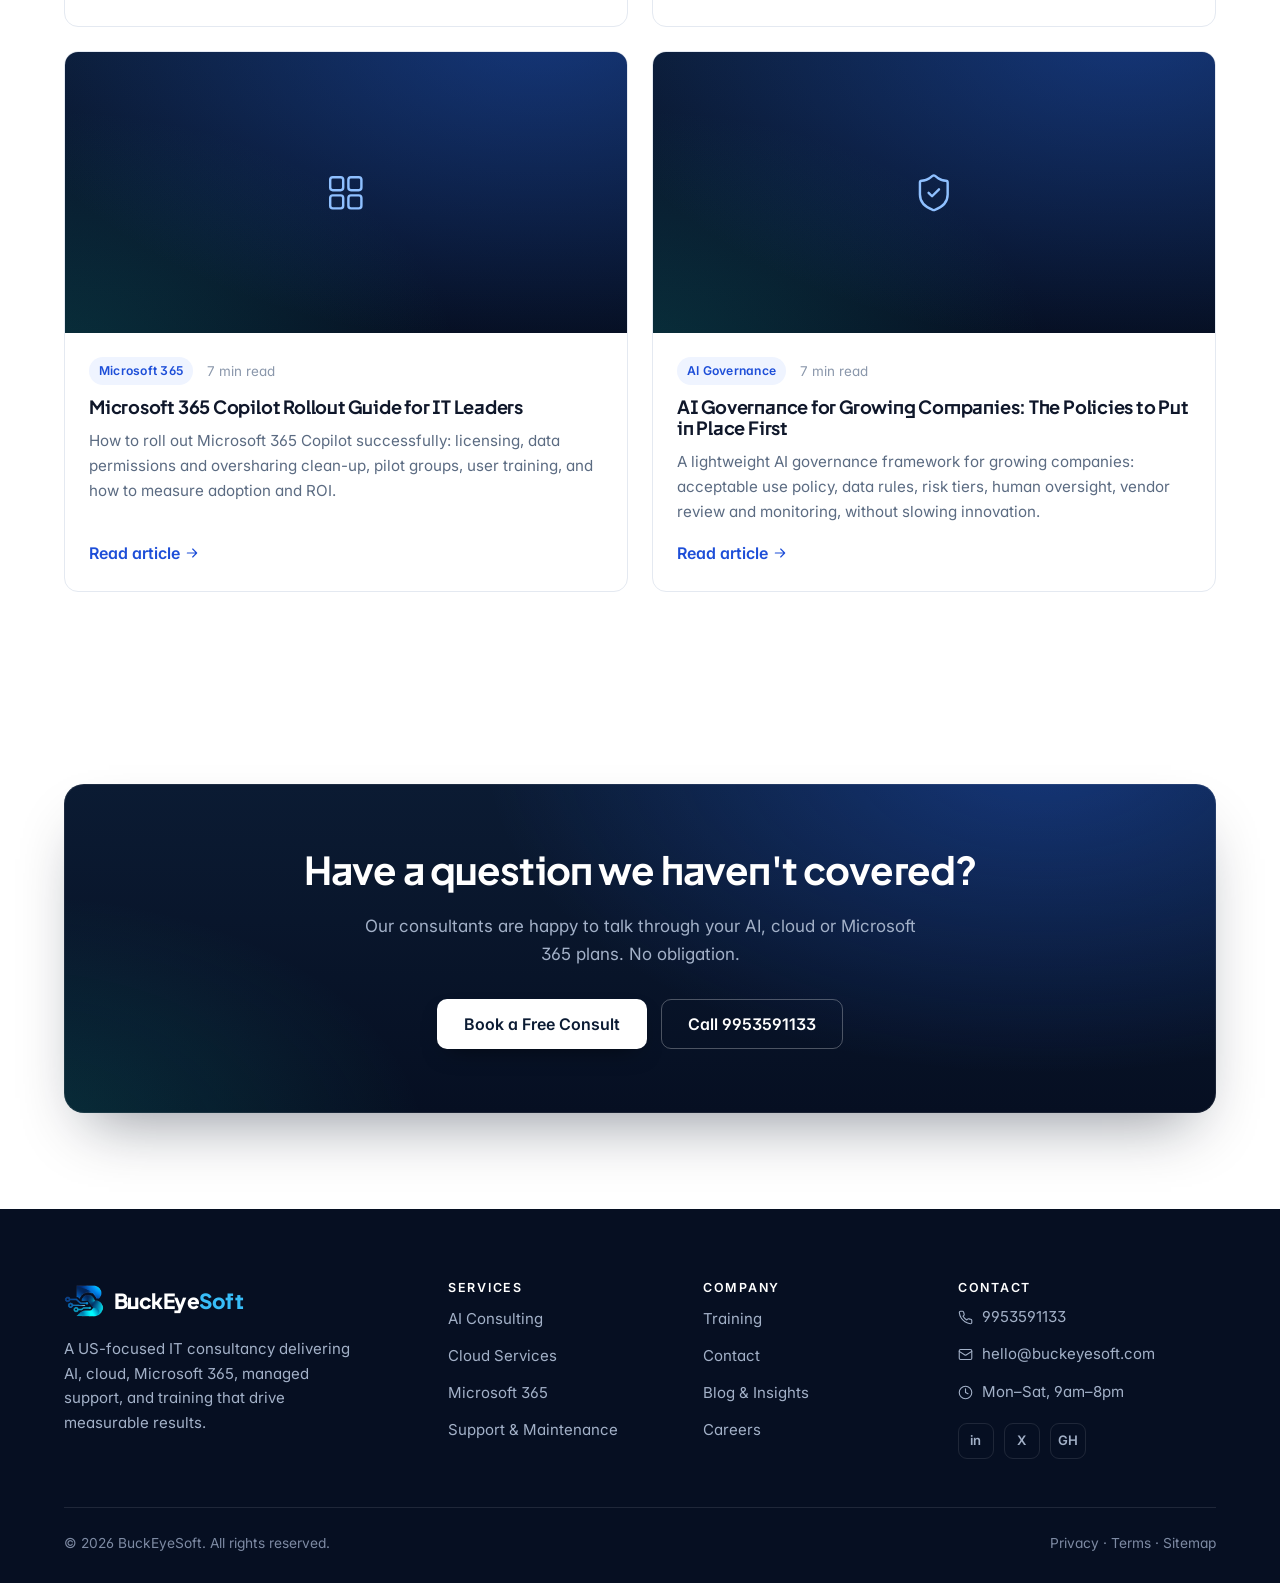
<file: blog/index.html>
<!DOCTYPE html>
<html lang="en">
<head>
<meta charset="UTF-8">
<meta name="viewport" content="width=device-width, initial-scale=1.0">
<title>AI, Cloud &amp; Microsoft 365 Insights | BuckEyeSoft Blog</title>
<meta name="description" content="Practical guides on AI strategy, agentic AI, AI governance, Azure cloud migration and Microsoft 365 Copilot from the BuckEyeSoft consulting team.">
<meta name="robots" content="index, follow, max-image-preview:large">
<link rel="canonical" href="https://buckeyesoft.com/blog/">
<meta property="og:site_name" content="BuckEyeSoft">
<meta property="og:type" content="website">
<meta property="og:title" content="AI, Cloud &amp; Microsoft 365 Insights | BuckEyeSoft Blog">
<meta property="og:description" content="Practical guides on AI strategy, agentic AI, AI governance, Azure cloud migration and Microsoft 365 Copilot from the BuckEyeSoft consulting team.">
<meta property="og:url" content="https://buckeyesoft.com/blog/">
<meta property="og:image" content="https://buckeyesoft.com/assets/og-image.png">
<meta name="twitter:card" content="summary_large_image">
<link rel="alternate" type="application/rss+xml" title="BuckEyeSoft Insights" href="https://buckeyesoft.com/blog/feed.xml">
<link rel="preconnect" href="https://fonts.googleapis.com">
<link rel="preconnect" href="https://fonts.gstatic.com" crossorigin>
<link href="https://fonts.googleapis.com/css2?family=Inter:wght@400;500;600;700&family=Plus+Jakarta+Sans:wght@600;700;800&display=swap" rel="stylesheet">
<link rel="stylesheet" href="../assets/style.css">
<meta name="theme-color" content="#0b1b33">
<link rel="icon" type="image/png" sizes="32x32" href="../assets/favicon-32.png">
<link rel="icon" type="image/png" sizes="512x512" href="../assets/icon-512.png">
<link rel="apple-touch-icon" href="../assets/apple-touch-icon.png">
<script type="application/ld+json">
{
 "@context": "https://schema.org",
 "@type": "Blog",
 "name": "BuckEyeSoft Insights",
 "url": "https://buckeyesoft.com/blog/",
 "publisher": {
  "@type": "Organization",
  "name": "BuckEyeSoft",
  "url": "https://buckeyesoft.com/",
  "logo": {
   "@type": "ImageObject",
   "url": "https://buckeyesoft.com/assets/logo-full.png"
  }
 },
 "blogPost": [
  {
   "@type": "BlogPosting",
   "headline": "AI Readiness Roadmap: How Mid-Size Businesses Move from Pilot to Production",
   "url": "https://buckeyesoft.com/blog/ai-readiness-roadmap.html",
   "datePublished": "2026-10-18"
  },
  {
   "@type": "BlogPosting",
   "headline": "What Is Agentic AI? A Practical Guide for Business Leaders",
   "url": "https://buckeyesoft.com/blog/agentic-ai-for-business.html",
   "datePublished": "2026-10-18"
  },
  {
   "@type": "BlogPosting",
   "headline": "Cloud Migration Checklist: 12 Steps to Move to Azure Without Downtime",
   "url": "https://buckeyesoft.com/blog/azure-cloud-migration-checklist.html",
   "datePublished": "2026-10-18"
  },
  {
   "@type": "BlogPosting",
   "headline": "Microsoft 365 Copilot Rollout Guide for IT Leaders",
   "url": "https://buckeyesoft.com/blog/microsoft-365-copilot-rollout.html",
   "datePublished": "2026-10-18"
  },
  {
   "@type": "BlogPosting",
   "headline": "AI Governance for Growing Companies: The Policies to Put in Place First",
   "url": "https://buckeyesoft.com/blog/ai-governance-framework.html",
   "datePublished": "2026-10-18"
  }
 ]
}
</script>
<script type="application/ld+json">
{
 "@context": "https://schema.org",
 "@type": "BreadcrumbList",
 "itemListElement": [
  {
   "@type": "ListItem",
   "position": 1,
   "name": "Home",
   "item": "https://buckeyesoft.com/"
  },
  {
   "@type": "ListItem",
   "position": 2,
   "name": "Blog",
   "item": "https://buckeyesoft.com/blog/"
  }
 ]
}
</script>
</head>
<body>

<header class="site-header">
  <nav class="nav container" aria-label="Main navigation">
    <a class="brand" href="../index.html"><img class="logo" src="../assets/logo-mark.png" alt="" width="40" height="40"><span>BuckEye<b>Soft</b></span></a>
    <ul class="nav-links">
      <li><a href="../index.html">Home</a></li>
      <li><a href="../services.html">Services</a></li>
      <li><a href="../ai.html">AI</a></li>
      <li><a href="../training.html">Training</a></li>
      <li><a href="../blog/">Blog</a></li>
      <li><a href="../contact.html">Contact</a></li>
      <li class="nav-cta"><a class="btn btn-primary" href="../contact.html">Book a Consult</a></li>
    </ul>
    <button class="nav-toggle" aria-label="Toggle menu"><span></span><span></span><span></span></button>
  </nav>
</header>

<section class="page-hero">
  <div class="container">
    <nav class="crumbs" aria-label="Breadcrumb"><a href="../index.html">Home</a> / Blog</nav>
    <span class="eyebrow">Insights</span>
    <h1>Guides for leaders building with <span class="grad-text">AI &amp; cloud</span></h1>
    <p class="lead">Practical, vendor-neutral advice from our consultants on AI strategy, agentic AI, governance, cloud migration and Microsoft 365.</p>
  </div>
</section>

<section class="section">
  <div class="container">
    <a class="case reveal" href="ai-readiness-roadmap.html" style="color:inherit">
      <div class="post-thumb" style="border-radius:14px;aspect-ratio:16/10;font-size:4rem"><svg class="i" viewBox="0 0 24 24" aria-hidden="true"><circle cx="12" cy="12" r="10"/><path d="m16.24 7.76-2.12 6.36-6.36 2.12 2.12-6.36 6.36-2.12z"/></svg></div>
      <div>
        <div class="post-meta"><span class="tag">Featured</span><span class="tag">AI Strategy</span><span>8 min read</span></div>
        <h2>AI Readiness Roadmap: How Mid-Size Businesses Move from Pilot to Production</h2>
        <p class="lead">A practical AI readiness roadmap for mid-size businesses: pick the right use cases, fix data gaps, prove ROI in a short pilot, and scale AI into production safely.</p>
        <span class="btn btn-primary mt-md">Read the guide <svg class="i" viewBox="0 0 24 24" aria-hidden="true"><path d="M5 12h14M13 6l6 6-6 6"/></svg></span>
      </div>
    </a>
    <div class="post-grid cols-2 mt-lg">
      <a class="post-card reveal" href="agentic-ai-for-business.html">
        <div class="post-thumb"><svg class="i" viewBox="0 0 24 24" aria-hidden="true"><path d="M12 3v3M12 18v3M3 12h3M18 12h3M5.6 5.6l2.1 2.1M16.3 16.3l2.1 2.1M5.6 18.4l2.1-2.1M16.3 7.7l2.1-2.1"/><circle cx="12" cy="12" r="3"/></svg></div>
        <div class="post-body">
          <div class="post-meta"><span class="tag">Agentic AI</span><span>7 min read</span></div>
          <h3>What Is Agentic AI? A Practical Guide for Business Leaders</h3>
          <p>Agentic AI explained in plain language: how AI agents differ from chatbots, where they create value today, the risks to manage, and how to launch your first agent safely.</p>
          <span class="more link">Read article <svg class="i" viewBox="0 0 24 24" aria-hidden="true"><path d="M5 12h14M13 6l6 6-6 6"/></svg></span>
        </div>
      </a>
      <a class="post-card reveal" href="azure-cloud-migration-checklist.html">
        <div class="post-thumb"><svg class="i" viewBox="0 0 24 24" aria-hidden="true"><path d="M17.5 19H9a7 7 0 1 1 6.71-9h1.79a4.5 4.5 0 1 1 0 9Z"/></svg></div>
        <div class="post-body">
          <div class="post-meta"><span class="tag">Cloud</span><span>8 min read</span></div>
          <h3>Cloud Migration Checklist: 12 Steps to Move to Azure Without Downtime</h3>
          <p>A 12-step cloud migration checklist for moving workloads to Microsoft Azure with minimal risk: discovery, landing zones, security, cutover planning, cost control and more.</p>
          <span class="more link">Read article <svg class="i" viewBox="0 0 24 24" aria-hidden="true"><path d="M5 12h14M13 6l6 6-6 6"/></svg></span>
        </div>
      </a>
      <a class="post-card reveal" href="microsoft-365-copilot-rollout.html">
        <div class="post-thumb"><svg class="i" viewBox="0 0 24 24" aria-hidden="true"><rect x="3" y="3" width="7.5" height="7.5" rx="1.5"/><rect x="13.5" y="3" width="7.5" height="7.5" rx="1.5"/><rect x="3" y="13.5" width="7.5" height="7.5" rx="1.5"/><rect x="13.5" y="13.5" width="7.5" height="7.5" rx="1.5"/></svg></div>
        <div class="post-body">
          <div class="post-meta"><span class="tag">Microsoft 365</span><span>7 min read</span></div>
          <h3>Microsoft 365 Copilot Rollout Guide for IT Leaders</h3>
          <p>How to roll out Microsoft 365 Copilot successfully: licensing, data permissions and oversharing clean-up, pilot groups, user training, and how to measure adoption and ROI.</p>
          <span class="more link">Read article <svg class="i" viewBox="0 0 24 24" aria-hidden="true"><path d="M5 12h14M13 6l6 6-6 6"/></svg></span>
        </div>
      </a>
      <a class="post-card reveal" href="ai-governance-framework.html">
        <div class="post-thumb"><svg class="i" viewBox="0 0 24 24" aria-hidden="true"><path d="M20 13c0 5-3.5 7.5-7.66 8.95a1 1 0 0 1-.67-.01C7.5 20.5 4 18 4 13V6a1 1 0 0 1 1-1c2 0 4.5-1.2 6.24-2.72a1.17 1.17 0 0 1 1.52 0C14.51 3.81 17 5 19 5a1 1 0 0 1 1 1z"/><path d="m9 12 2 2 4-4"/></svg></div>
        <div class="post-body">
          <div class="post-meta"><span class="tag">AI Governance</span><span>7 min read</span></div>
          <h3>AI Governance for Growing Companies: The Policies to Put in Place First</h3>
          <p>A lightweight AI governance framework for growing companies: acceptable use policy, data rules, risk tiers, human oversight, vendor review and monitoring, without slowing innovation.</p>
          <span class="more link">Read article <svg class="i" viewBox="0 0 24 24" aria-hidden="true"><path d="M5 12h14M13 6l6 6-6 6"/></svg></span>
        </div>
      </a>
    </div>
  </div>
</section>

<section class="section">
  <div class="container">
    <div class="cta-band reveal">
      <h2>Have a question we haven't covered?</h2>
      <p>Our consultants are happy to talk through your AI, cloud or Microsoft 365 plans. No obligation.</p>
      <div class="btn-row btn-row-center">
        <a class="btn btn-primary btn-lg" href="../contact.html">Book a Free Consult</a>
        <a class="btn btn-ghost btn-lg" href="tel:9953591133">Call 9953591133</a>
      </div>
    </div>
  </div>
</section>

<footer class="site-footer">
  <div class="container">
    <div class="footer-grid">
      <div class="footer-brand">
        <a class="brand" href="../index.html"><img class="logo" src="../assets/logo-mark.png" alt="" width="40" height="40"><span>BuckEye<b>Soft</b></span></a>
        <p>A US-focused IT consultancy delivering AI, cloud, Microsoft 365, managed support, and training that drive measurable results.</p>
      </div>
      <div><h4>Services</h4><ul>
        <li><a href="../ai.html">AI Consulting</a></li>
        <li><a href="../services.html#cloud">Cloud Services</a></li>
        <li><a href="../services.html#o365">Microsoft 365</a></li>
        <li><a href="../services.html#support">Support &amp; Maintenance</a></li>
      </ul></div>
      <div><h4>Company</h4><ul>
        <li><a href="../training.html">Training</a></li>
        <li><a href="../contact.html">Contact</a></li>
        <li><a href="../blog/">Blog &amp; Insights</a></li>
        <li><a href="../contact.html">Careers</a></li>
      </ul></div>
      <div><h4>Contact</h4><ul>
        <li><a href="tel:9953591133"><svg class="i" viewBox="0 0 24 24" aria-hidden="true"><path d="M22 16.92v3a2 2 0 0 1-2.18 2 19.79 19.79 0 0 1-8.63-3.07 19.5 19.5 0 0 1-6-6 19.79 19.79 0 0 1-3.07-8.67A2 2 0 0 1 4.11 2h3a2 2 0 0 1 2 1.72c.13.96.36 1.9.7 2.81a2 2 0 0 1-.45 2.11L8.09 9.91a16 16 0 0 0 6 6l1.27-1.27a2 2 0 0 1 2.11-.45c.91.34 1.85.57 2.81.7A2 2 0 0 1 22 16.92z"/></svg> 9953591133</a></li>
        <li><a href="mailto:hello@buckeyesoft.com"><svg class="i" viewBox="0 0 24 24" aria-hidden="true"><rect x="2" y="4" width="20" height="16" rx="2"/><path d="m22 7-8.97 5.7a1.94 1.94 0 0 1-2.06 0L2 7"/></svg> hello@buckeyesoft.com</a></li>
        <li><span><svg class="i" viewBox="0 0 24 24" aria-hidden="true"><circle cx="12" cy="12" r="10"/><path d="M12 6v6l4 2"/></svg> Mon–Sat, 9am–8pm</span></li>
      </ul>
      <div class="socials"><a href="#">in</a><a href="#">X</a><a href="#">GH</a></div></div>
    </div>
    <div class="footer-bottom">
      <span>© 2026 BuckEyeSoft. All rights reserved.</span>
      <span><a href="#">Privacy</a> · <a href="#">Terms</a> · <a href="../sitemap.xml">Sitemap</a></span>
    </div>
  </div>
</footer>

<script src="../assets/main.js" defer></script>
</body>
</html>
</file>
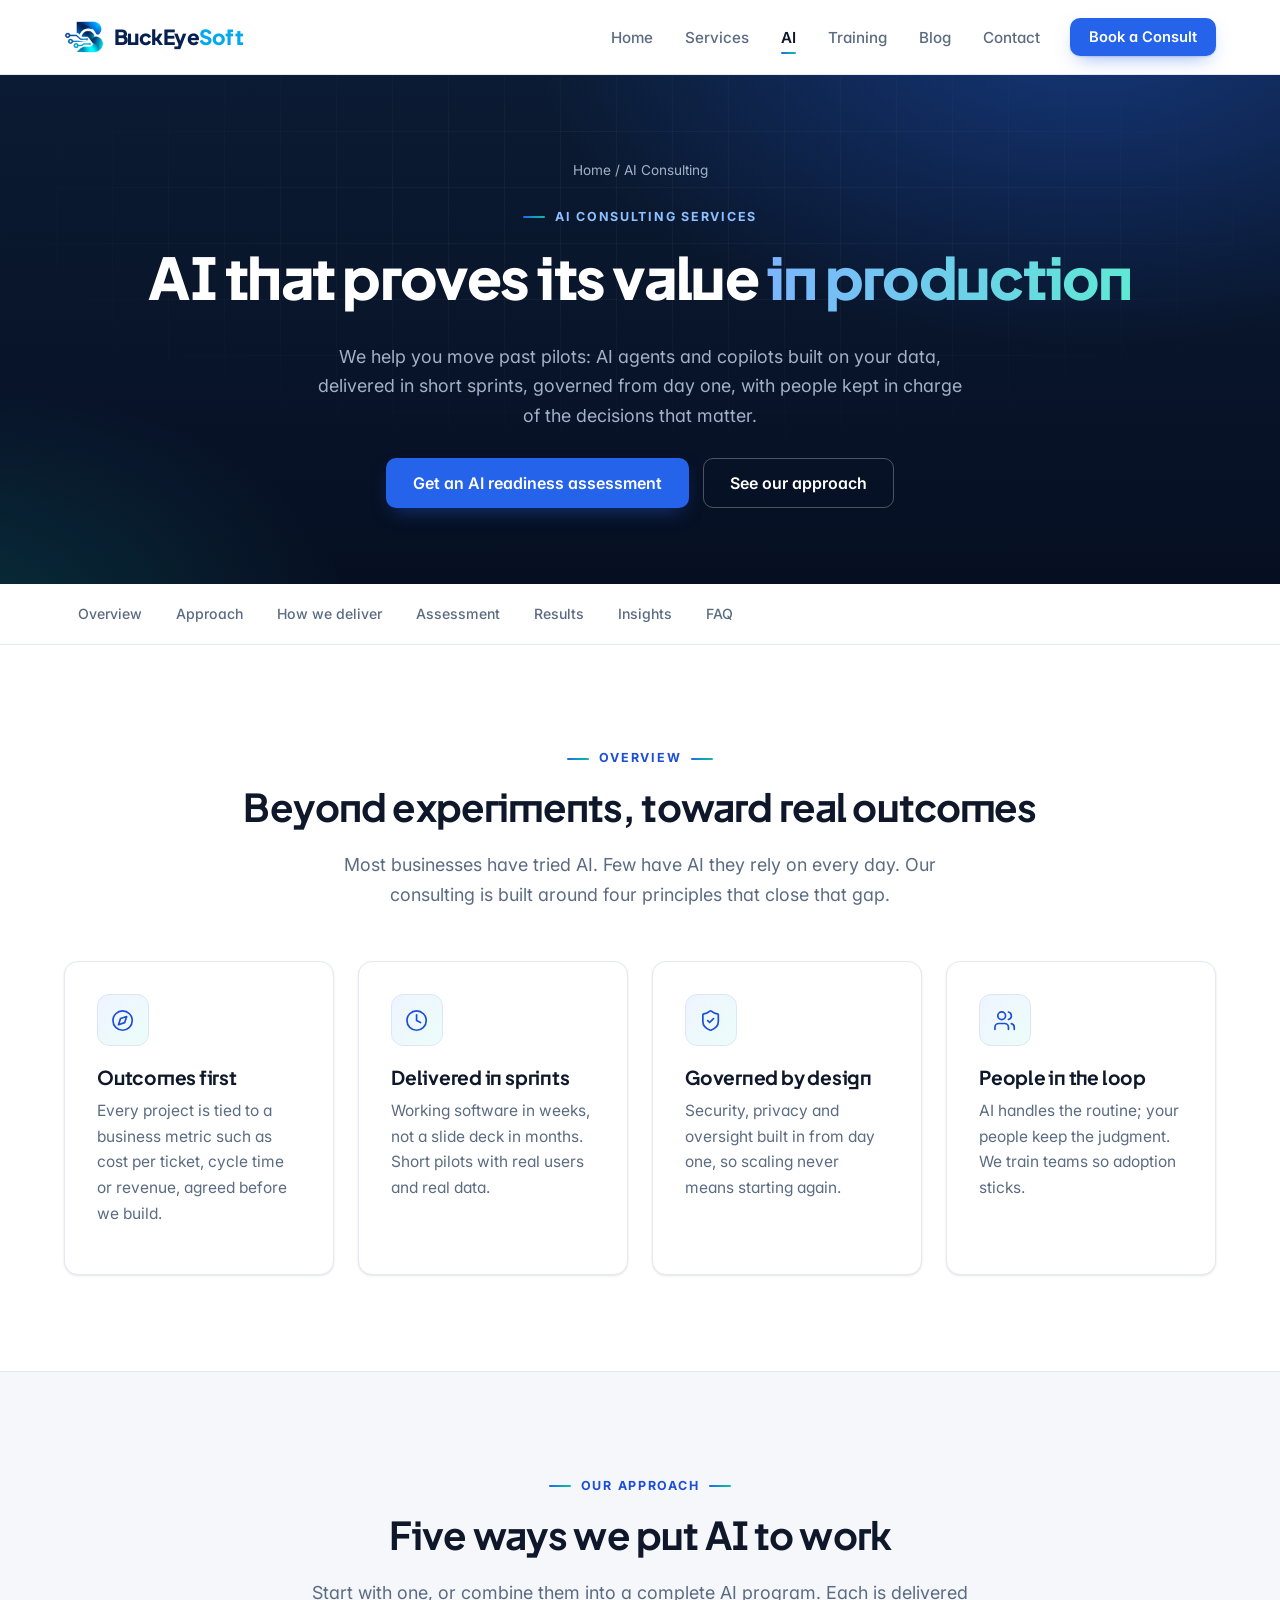
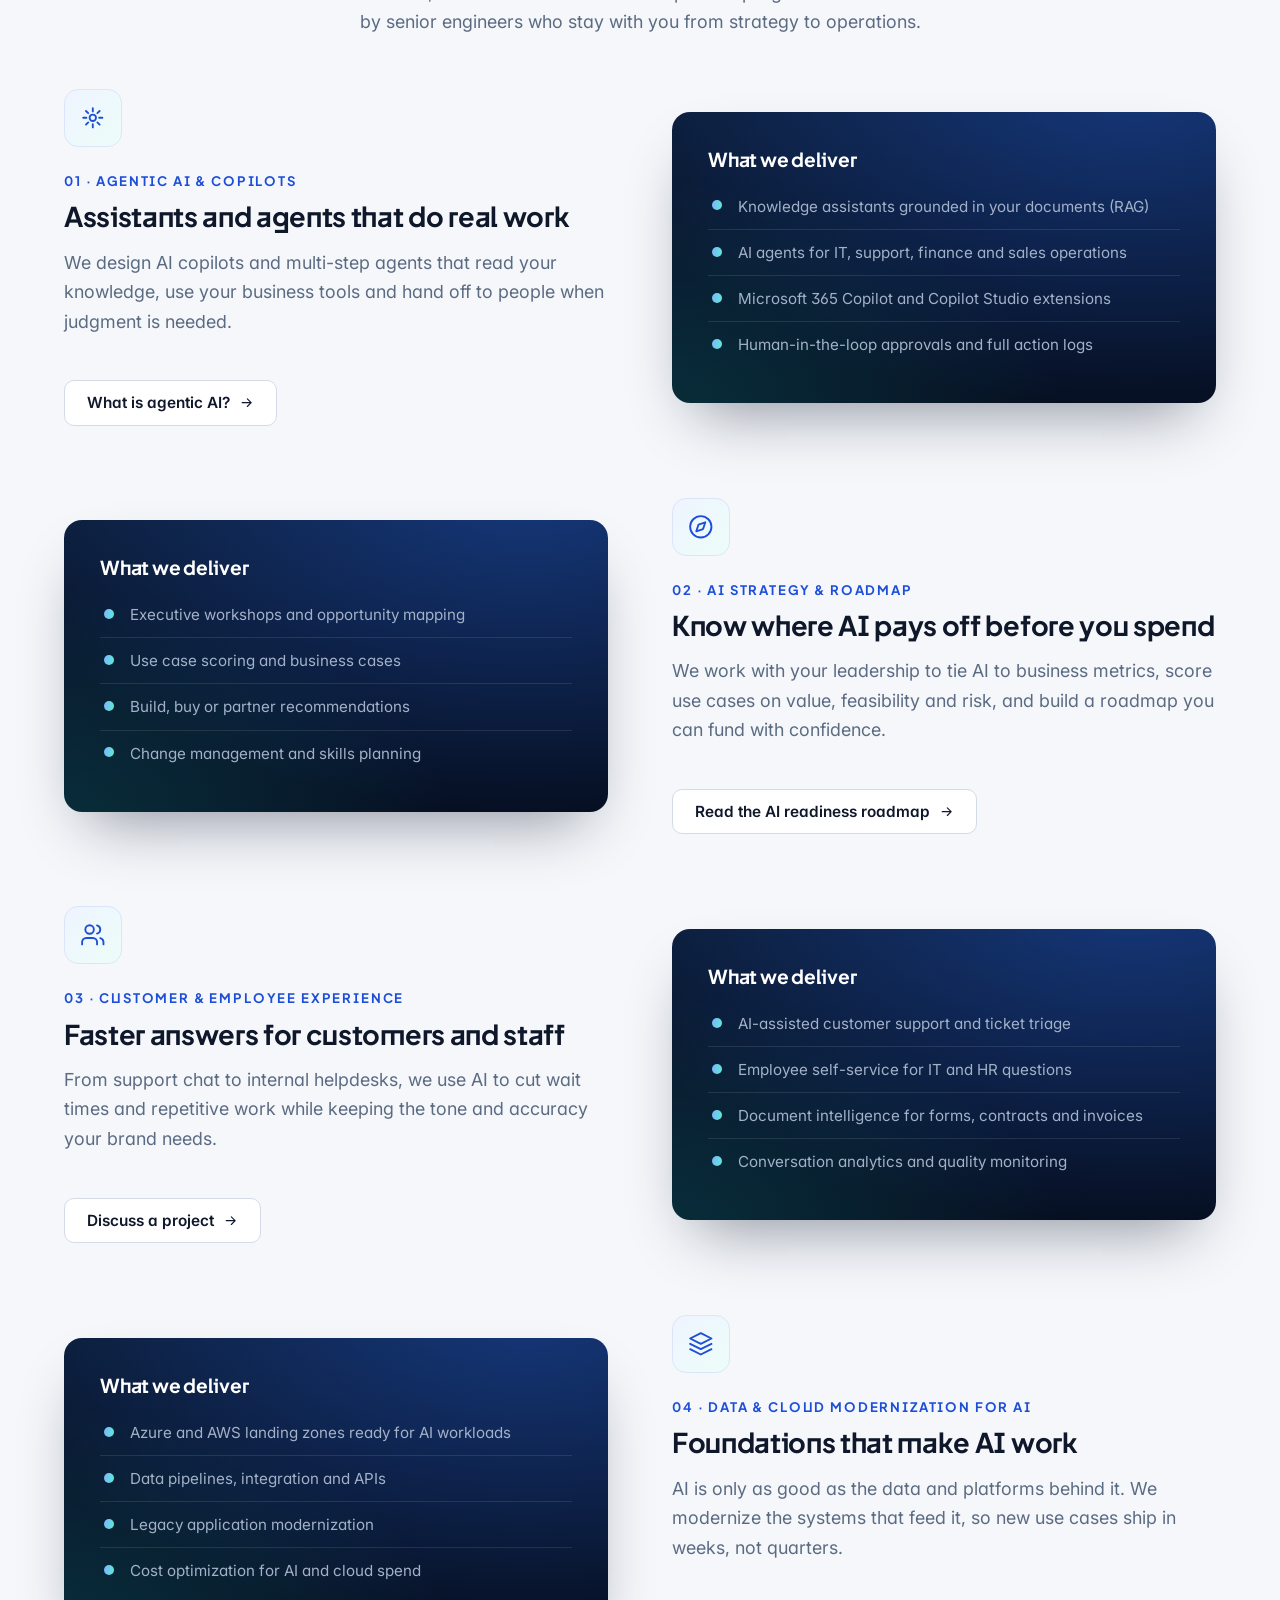
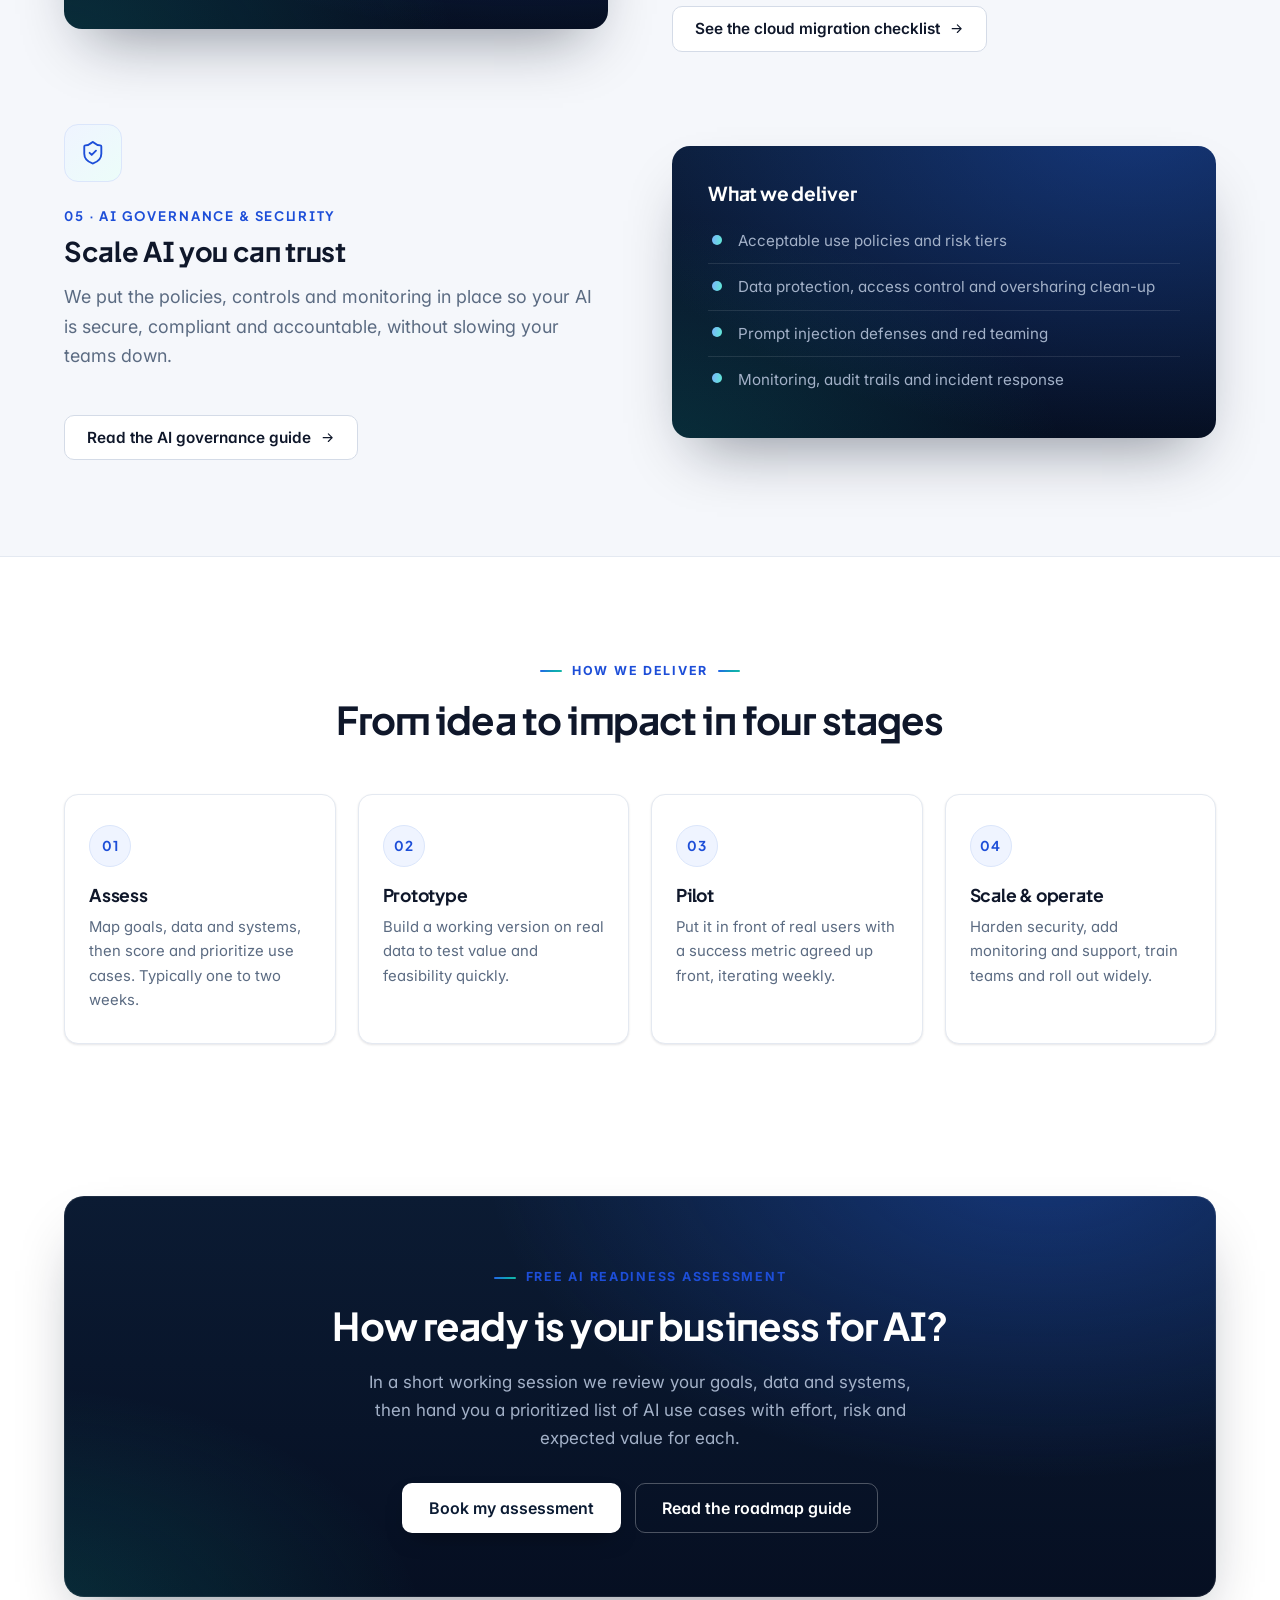
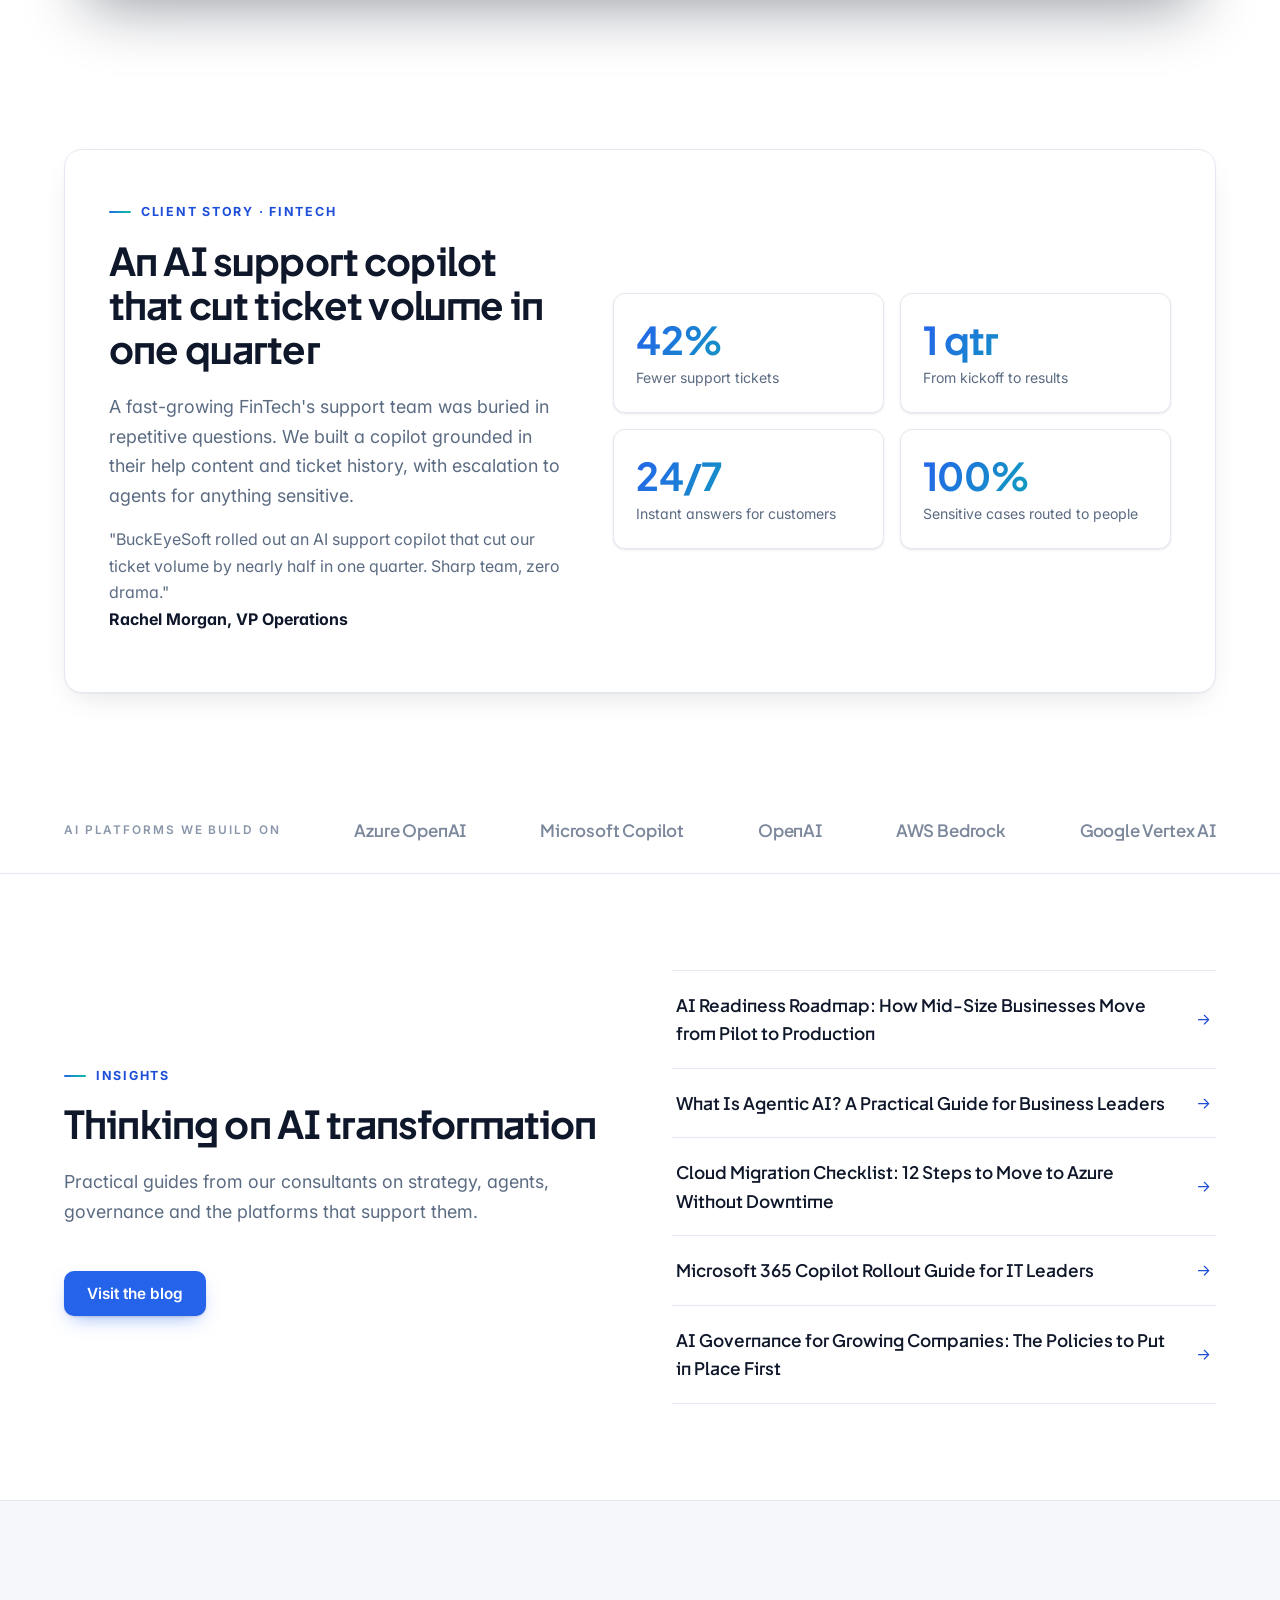
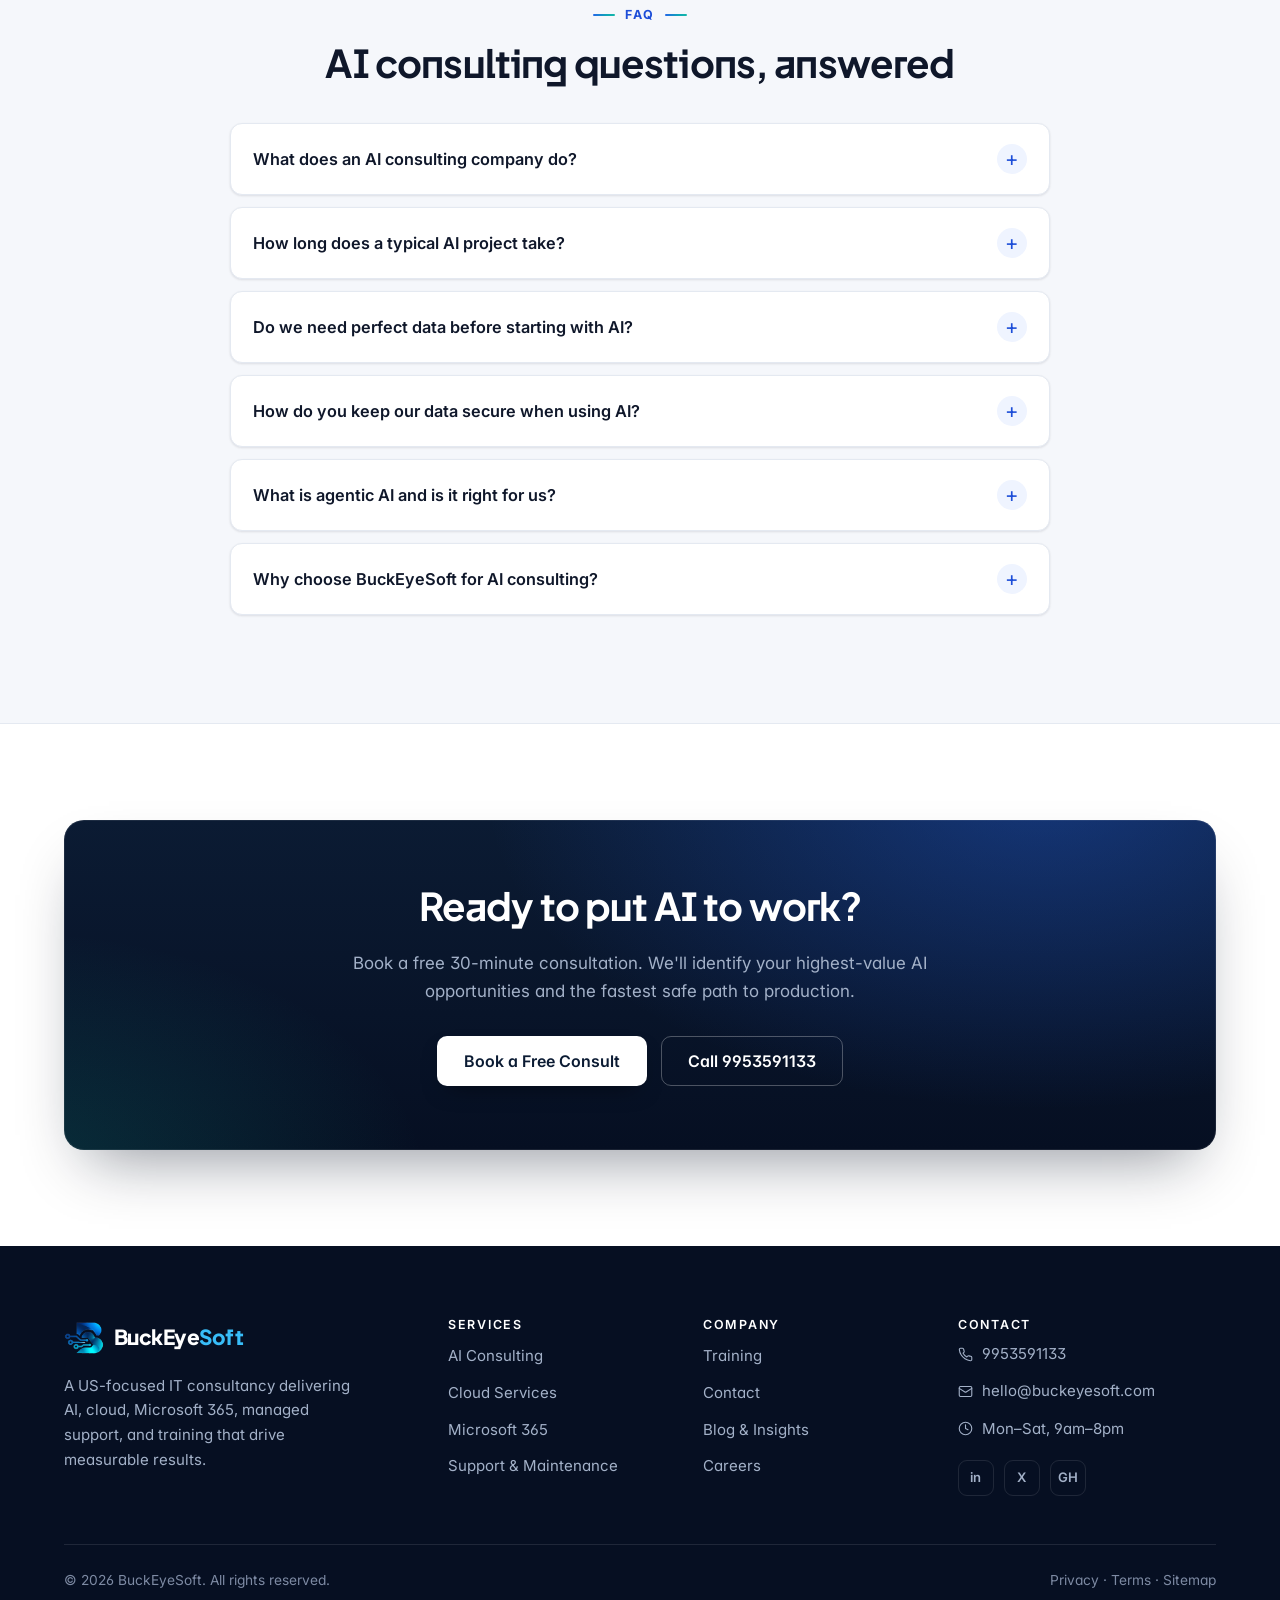
<file: ai.html>
<!DOCTYPE html>
<html lang="en">
<head>
<meta charset="UTF-8">
<meta name="viewport" content="width=device-width, initial-scale=1.0">
<title>AI Consulting Services | Agentic AI, Copilots &amp; AI Strategy | BuckEyeSoft</title>
<meta name="description" content="BuckEyeSoft AI consulting services take you from pilot to production: AI strategy, agentic AI and copilots, AI-powered support, data modernization and AI governance.">
<meta name="robots" content="index, follow, max-image-preview:large">
<link rel="canonical" href="https://buckeyesoft.com/ai.html">
<meta property="og:site_name" content="BuckEyeSoft">
<meta property="og:type" content="website">
<meta property="og:title" content="AI Consulting Services | Agentic AI, Copilots &amp; AI Strategy | BuckEyeSoft">
<meta property="og:description" content="BuckEyeSoft AI consulting services take you from pilot to production: AI strategy, agentic AI and copilots, AI-powered support, data modernization and AI governance.">
<meta property="og:url" content="https://buckeyesoft.com/ai.html">
<meta property="og:image" content="https://buckeyesoft.com/assets/og-image.png">
<meta name="twitter:card" content="summary_large_image">
<link rel="alternate" type="application/rss+xml" title="BuckEyeSoft Insights" href="https://buckeyesoft.com/blog/feed.xml">
<link rel="preconnect" href="https://fonts.googleapis.com">
<link rel="preconnect" href="https://fonts.gstatic.com" crossorigin>
<link href="https://fonts.googleapis.com/css2?family=Inter:wght@400;500;600;700&family=Plus+Jakarta+Sans:wght@600;700;800&display=swap" rel="stylesheet">
<link rel="stylesheet" href="assets/style.css">
<meta name="theme-color" content="#0b1b33">
<link rel="icon" type="image/png" sizes="32x32" href="assets/favicon-32.png">
<link rel="icon" type="image/png" sizes="512x512" href="assets/icon-512.png">
<link rel="apple-touch-icon" href="assets/apple-touch-icon.png">
<script type="application/ld+json">
{
 "@context": "https://schema.org",
 "@type": "Service",
 "name": "AI Consulting Services",
 "serviceType": "AI Consulting",
 "provider": {
  "@type": "Organization",
  "name": "BuckEyeSoft",
  "url": "https://buckeyesoft.com/"
 },
 "areaServed": "US",
 "url": "https://buckeyesoft.com/ai.html",
 "description": "AI strategy, agentic AI and copilots, customer and employee experience, data and cloud modernization, and AI governance and security.",
 "hasOfferCatalog": {
  "@type": "OfferCatalog",
  "name": "AI services",
  "itemListElement": [
   {
    "@type": "Offer",
    "itemOffered": {
     "@type": "Service",
     "name": "Agentic AI & copilots"
    }
   },
   {
    "@type": "Offer",
    "itemOffered": {
     "@type": "Service",
     "name": "AI strategy & roadmap"
    }
   },
   {
    "@type": "Offer",
    "itemOffered": {
     "@type": "Service",
     "name": "Customer & employee experience"
    }
   },
   {
    "@type": "Offer",
    "itemOffered": {
     "@type": "Service",
     "name": "Data & cloud modernization for AI"
    }
   },
   {
    "@type": "Offer",
    "itemOffered": {
     "@type": "Service",
     "name": "AI governance & security"
    }
   }
  ]
 }
}
</script>
<script type="application/ld+json">
{
 "@context": "https://schema.org",
 "@type": "BreadcrumbList",
 "itemListElement": [
  {
   "@type": "ListItem",
   "position": 1,
   "name": "Home",
   "item": "https://buckeyesoft.com/"
  },
  {
   "@type": "ListItem",
   "position": 2,
   "name": "AI Consulting",
   "item": "https://buckeyesoft.com/ai.html"
  }
 ]
}
</script>
<script type="application/ld+json">
{
 "@context": "https://schema.org",
 "@type": "FAQPage",
 "mainEntity": [
  {
   "@type": "Question",
   "name": "What does an AI consulting company do?",
   "acceptedAnswer": {
    "@type": "Answer",
    "text": "An AI consulting partner helps you find the use cases worth pursuing, prepares your data and platforms, builds and integrates AI solutions such as copilots and agents, and puts governance and monitoring in place so they keep delivering value."
   }
  },
  {
   "@type": "Question",
   "name": "How long does a typical AI project take?",
   "acceptedAnswer": {
    "@type": "Answer",
    "text": "A focused pilot usually takes four to eight weeks using real data and real users. Moving into production and scaling across teams typically takes another one to three months, depending on integrations and data readiness."
   }
  },
  {
   "@type": "Question",
   "name": "Do we need perfect data before starting with AI?",
   "acceptedAnswer": {
    "@type": "Answer",
    "text": "No. Most organisations start with the data they already have. Our readiness assessment identifies the specific gaps that matter for your priority use cases, so you fix only what blocks value."
   }
  },
  {
   "@type": "Question",
   "name": "How do you keep our data secure when using AI?",
   "acceptedAnswer": {
    "@type": "Answer",
    "text": "We deploy on enterprise platforms such as Azure OpenAI and Microsoft 365 Copilot inside your tenant, apply least-privilege access, respect existing permissions, log AI activity and make sure providers do not train on your data."
   }
  },
  {
   "@type": "Question",
   "name": "What is agentic AI and is it right for us?",
   "acceptedAnswer": {
    "@type": "Answer",
    "text": "Agentic AI uses models that can plan steps and act through tools and business systems. It suits multi-step, rules-heavy processes such as IT service desk, finance operations and customer support. We usually start with a human approving each action."
   }
  },
  {
   "@type": "Question",
   "name": "Why choose BuckEyeSoft for AI consulting?",
   "acceptedAnswer": {
    "@type": "Answer",
    "text": "You work directly with senior engineers who own outcomes end to end, from strategy through to 24/7 operations. We combine AI with the cloud, Microsoft 365 and support expertise needed to run it reliably."
   }
  }
 ]
}
</script>
</head>
<body>

<header class="site-header">
  <nav class="nav container" aria-label="Main navigation">
    <a class="brand" href="index.html"><img class="logo" src="assets/logo-mark.png" alt="" width="40" height="40"><span>BuckEye<b>Soft</b></span></a>
    <ul class="nav-links">
      <li><a href="index.html">Home</a></li>
      <li><a href="services.html">Services</a></li>
      <li><a href="ai.html">AI</a></li>
      <li><a href="training.html">Training</a></li>
      <li><a href="blog/">Blog</a></li>
      <li><a href="contact.html">Contact</a></li>
      <li class="nav-cta"><a class="btn btn-primary" href="contact.html">Book a Consult</a></li>
    </ul>
    <button class="nav-toggle" aria-label="Toggle menu"><span></span><span></span><span></span></button>
  </nav>
</header>

<section class="page-hero">
  <div class="container">
    <nav class="crumbs" aria-label="Breadcrumb"><a href="index.html">Home</a> / AI Consulting</nav>
    <span class="eyebrow">AI Consulting Services</span>
    <h1>AI that proves its value <span class="grad-text">in production</span></h1>
    <p class="lead">We help you move past pilots: AI agents and copilots built on your data, delivered in short sprints, governed from day one, with people kept in charge of the decisions that matter.</p>
    <div class="btn-row btn-row-center mt-md">
      <a class="btn btn-primary btn-lg" href="#assessment">Get an AI readiness assessment</a>
      <a class="btn btn-ghost btn-lg" href="#approach">See our approach</a>
    </div>
  </div>
</section>

<nav class="jump-nav" aria-label="On this page">
  <div class="container">
    <a href="#overview">Overview</a><a href="#approach">Approach</a><a href="#process">How we deliver</a><a href="#assessment">Assessment</a><a href="#results">Results</a><a href="#insights">Insights</a><a href="#faq">FAQ</a>
  </div>
</nav>

<section class="section" id="overview">
  <div class="container">
    <div class="center reveal">
      <span class="eyebrow">Overview</span>
      <h2>Beyond experiments, toward real outcomes</h2>
      <p class="lead">Most businesses have tried AI. Few have AI they rely on every day. Our consulting is built around four principles that close that gap.</p>
    </div>
    <div class="grid grid-4 mt-lg">
      <div class="card reveal"><div class="icon"><svg class="i" viewBox="0 0 24 24" aria-hidden="true"><circle cx="12" cy="12" r="10"/><path d="m16.24 7.76-2.12 6.36-6.36 2.12 2.12-6.36 6.36-2.12z"/></svg></div><h3>Outcomes first</h3><p>Every project is tied to a business metric such as cost per ticket, cycle time or revenue, agreed before we build.</p></div>
      <div class="card reveal"><div class="icon"><svg class="i" viewBox="0 0 24 24" aria-hidden="true"><circle cx="12" cy="12" r="10"/><path d="M12 6v6l4 2"/></svg></div><h3>Delivered in sprints</h3><p>Working software in weeks, not a slide deck in months. Short pilots with real users and real data.</p></div>
      <div class="card reveal"><div class="icon"><svg class="i" viewBox="0 0 24 24" aria-hidden="true"><path d="M20 13c0 5-3.5 7.5-7.66 8.95a1 1 0 0 1-.67-.01C7.5 20.5 4 18 4 13V6a1 1 0 0 1 1-1c2 0 4.5-1.2 6.24-2.72a1.17 1.17 0 0 1 1.52 0C14.51 3.81 17 5 19 5a1 1 0 0 1 1 1z"/><path d="m9 12 2 2 4-4"/></svg></div><h3>Governed by design</h3><p>Security, privacy and oversight built in from day one, so scaling never means starting again.</p></div>
      <div class="card reveal"><div class="icon"><svg class="i" viewBox="0 0 24 24" aria-hidden="true"><path d="M16 21v-2a4 4 0 0 0-4-4H6a4 4 0 0 0-4 4v2"/><circle cx="9" cy="7" r="4"/><path d="M22 21v-2a4 4 0 0 0-3-3.87M16 3.13a4 4 0 0 1 0 7.75"/></svg></div><h3>People in the loop</h3><p>AI handles the routine; your people keep the judgment. We train teams so adoption sticks.</p></div>
    </div>
  </div>
</section>

<section class="section section-alt" id="approach">
  <div class="container">
    <div class="center reveal">
      <span class="eyebrow">Our Approach</span>
      <h2>Five ways we put AI to work</h2>
      <p class="lead">Start with one, or combine them into a complete AI program. Each is delivered by senior engineers who stay with you from strategy to operations.</p>
    </div>
    <div class="mt-lg">
    <div class="pillar split" id="agents">
      <div class="reveal">
        <div class="icon icon-lg"><svg class="i" viewBox="0 0 24 24" aria-hidden="true"><path d="M12 3v3M12 18v3M3 12h3M18 12h3M5.6 5.6l2.1 2.1M16.3 16.3l2.1 2.1M5.6 18.4l2.1-2.1M16.3 7.7l2.1-2.1"/><circle cx="12" cy="12" r="3"/></svg></div>
        <span class="num">01 · Agentic AI &amp; copilots</span>
        <h3 style="font-size:1.7rem;margin-top:8px">Assistants and agents that do real work</h3>
        <p class="lead">We design AI copilots and multi-step agents that read your knowledge, use your business tools and hand off to people when judgment is needed.</p>
        <a class="btn btn-ghost mt-md" href="blog/agentic-ai-for-business.html">What is agentic AI? <svg class="i" viewBox="0 0 24 24" aria-hidden="true"><path d="M5 12h14M13 6l6 6-6 6"/></svg></a>
      </div>
      <div class="pillar-panel split-media reveal"><h3>What we deliver</h3><ul><li>Knowledge assistants grounded in your documents (RAG)</li><li>AI agents for IT, support, finance and sales operations</li><li>Microsoft 365 Copilot and Copilot Studio extensions</li><li>Human-in-the-loop approvals and full action logs</li></ul></div>
    </div>
    <div class="pillar split rev" id="strategy">
      <div class="reveal">
        <div class="icon icon-lg"><svg class="i" viewBox="0 0 24 24" aria-hidden="true"><circle cx="12" cy="12" r="10"/><path d="m16.24 7.76-2.12 6.36-6.36 2.12 2.12-6.36 6.36-2.12z"/></svg></div>
        <span class="num">02 · AI strategy &amp; roadmap</span>
        <h3 style="font-size:1.7rem;margin-top:8px">Know where AI pays off before you spend</h3>
        <p class="lead">We work with your leadership to tie AI to business metrics, score use cases on value, feasibility and risk, and build a roadmap you can fund with confidence.</p>
        <a class="btn btn-ghost mt-md" href="blog/ai-readiness-roadmap.html">Read the AI readiness roadmap <svg class="i" viewBox="0 0 24 24" aria-hidden="true"><path d="M5 12h14M13 6l6 6-6 6"/></svg></a>
      </div>
      <div class="pillar-panel split-media reveal"><h3>What we deliver</h3><ul><li>Executive workshops and opportunity mapping</li><li>Use case scoring and business cases</li><li>Build, buy or partner recommendations</li><li>Change management and skills planning</li></ul></div>
    </div>
    <div class="pillar split" id="experience">
      <div class="reveal">
        <div class="icon icon-lg"><svg class="i" viewBox="0 0 24 24" aria-hidden="true"><path d="M16 21v-2a4 4 0 0 0-4-4H6a4 4 0 0 0-4 4v2"/><circle cx="9" cy="7" r="4"/><path d="M22 21v-2a4 4 0 0 0-3-3.87M16 3.13a4 4 0 0 1 0 7.75"/></svg></div>
        <span class="num">03 · Customer &amp; employee experience</span>
        <h3 style="font-size:1.7rem;margin-top:8px">Faster answers for customers and staff</h3>
        <p class="lead">From support chat to internal helpdesks, we use AI to cut wait times and repetitive work while keeping the tone and accuracy your brand needs.</p>
        <a class="btn btn-ghost mt-md" href="contact.html">Discuss a project <svg class="i" viewBox="0 0 24 24" aria-hidden="true"><path d="M5 12h14M13 6l6 6-6 6"/></svg></a>
      </div>
      <div class="pillar-panel split-media reveal"><h3>What we deliver</h3><ul><li>AI-assisted customer support and ticket triage</li><li>Employee self-service for IT and HR questions</li><li>Document intelligence for forms, contracts and invoices</li><li>Conversation analytics and quality monitoring</li></ul></div>
    </div>
    <div class="pillar split rev" id="modernize">
      <div class="reveal">
        <div class="icon icon-lg"><svg class="i" viewBox="0 0 24 24" aria-hidden="true"><path d="m12 2 10 5-10 5L2 7l10-5z"/><path d="m2 17 10 5 10-5M2 12l10 5 10-5"/></svg></div>
        <span class="num">04 · Data &amp; cloud modernization for AI</span>
        <h3 style="font-size:1.7rem;margin-top:8px">Foundations that make AI work</h3>
        <p class="lead">AI is only as good as the data and platforms behind it. We modernize the systems that feed it, so new use cases ship in weeks, not quarters.</p>
        <a class="btn btn-ghost mt-md" href="blog/azure-cloud-migration-checklist.html">See the cloud migration checklist <svg class="i" viewBox="0 0 24 24" aria-hidden="true"><path d="M5 12h14M13 6l6 6-6 6"/></svg></a>
      </div>
      <div class="pillar-panel split-media reveal"><h3>What we deliver</h3><ul><li>Azure and AWS landing zones ready for AI workloads</li><li>Data pipelines, integration and APIs</li><li>Legacy application modernization</li><li>Cost optimization for AI and cloud spend</li></ul></div>
    </div>
    <div class="pillar split" id="governance">
      <div class="reveal">
        <div class="icon icon-lg"><svg class="i" viewBox="0 0 24 24" aria-hidden="true"><path d="M20 13c0 5-3.5 7.5-7.66 8.95a1 1 0 0 1-.67-.01C7.5 20.5 4 18 4 13V6a1 1 0 0 1 1-1c2 0 4.5-1.2 6.24-2.72a1.17 1.17 0 0 1 1.52 0C14.51 3.81 17 5 19 5a1 1 0 0 1 1 1z"/><path d="m9 12 2 2 4-4"/></svg></div>
        <span class="num">05 · AI governance &amp; security</span>
        <h3 style="font-size:1.7rem;margin-top:8px">Scale AI you can trust</h3>
        <p class="lead">We put the policies, controls and monitoring in place so your AI is secure, compliant and accountable, without slowing your teams down.</p>
        <a class="btn btn-ghost mt-md" href="blog/ai-governance-framework.html">Read the AI governance guide <svg class="i" viewBox="0 0 24 24" aria-hidden="true"><path d="M5 12h14M13 6l6 6-6 6"/></svg></a>
      </div>
      <div class="pillar-panel split-media reveal"><h3>What we deliver</h3><ul><li>Acceptable use policies and risk tiers</li><li>Data protection, access control and oversharing clean-up</li><li>Prompt injection defenses and red teaming</li><li>Monitoring, audit trails and incident response</li></ul></div>
    </div>
    </div>
  </div>
</section>

<section class="section" id="process">
  <div class="container">
    <div class="center reveal">
      <span class="eyebrow">How We Deliver</span>
      <h2>From idea to impact in four stages</h2>
    </div>
    <div class="steps mt-lg">
      <div class="step reveal"><h3>Assess</h3><p>Map goals, data and systems, then score and prioritize use cases. Typically one to two weeks.</p></div>
      <div class="step reveal"><h3>Prototype</h3><p>Build a working version on real data to test value and feasibility quickly.</p></div>
      <div class="step reveal"><h3>Pilot</h3><p>Put it in front of real users with a success metric agreed up front, iterating weekly.</p></div>
      <div class="step reveal"><h3>Scale &amp; operate</h3><p>Harden security, add monitoring and support, train teams and roll out widely.</p></div>
    </div>
  </div>
</section>

<section class="section-sm" id="assessment">
  <div class="container">
    <div class="cta-band reveal">
      <span class="eyebrow">Free AI Readiness Assessment</span>
      <h2>How ready is your business for AI?</h2>
      <p>In a short working session we review your goals, data and systems, then hand you a prioritized list of AI use cases with effort, risk and expected value for each.</p>
      <div class="btn-row btn-row-center">
        <a class="btn btn-primary btn-lg" href="contact.html">Book my assessment</a>
        <a class="btn btn-ghost btn-lg" href="blog/ai-readiness-roadmap.html">Read the roadmap guide</a>
      </div>
    </div>
  </div>
</section>

<section class="section" id="results">
  <div class="container">
    <div class="case reveal">
      <div>
        <span class="eyebrow">Client Story · FinTech</span>
        <h2>An AI support copilot that cut ticket volume in one quarter</h2>
        <p class="lead">A fast-growing FinTech's support team was buried in repetitive questions. We built a copilot grounded in their help content and ticket history, with escalation to agents for anything sensitive.</p>
        <p style="color:var(--muted)">"BuckEyeSoft rolled out an AI support copilot that cut our ticket volume by nearly half in one quarter. Sharp team, zero drama." <br><b style="color:var(--ink)">Rachel Morgan, VP Operations</b></p>
      </div>
      <div class="case-stats">
        <div class="stat-box"><b>42%</b><small>Fewer support tickets</small></div>
        <div class="stat-box"><b>1 qtr</b><small>From kickoff to results</small></div>
        <div class="stat-box"><b>24/7</b><small>Instant answers for customers</small></div>
        <div class="stat-box"><b>100%</b><small>Sensitive cases routed to people</small></div>
      </div>
    </div>
  </div>
</section>

<div class="trustbar">
  <div class="container">
    <span class="lbl">AI platforms we build on</span>
    <span>Azure OpenAI</span>
    <span>Microsoft Copilot</span>
    <span>OpenAI</span>
    <span>AWS Bedrock</span>
    <span>Google Vertex AI</span>
  </div>
</div>

<section class="section" id="insights">
  <div class="container split">
    <div class="reveal">
      <span class="eyebrow">Insights</span>
      <h2>Thinking on AI transformation</h2>
      <p class="lead">Practical guides from our consultants on strategy, agents, governance and the platforms that support them.</p>
      <a class="btn btn-primary mt-md" href="blog/">Visit the blog</a>
    </div>
    <ul class="insight-list reveal">
      <li><a href="blog/ai-readiness-roadmap.html">AI Readiness Roadmap: How Mid-Size Businesses Move from Pilot to Production <svg class="i" viewBox="0 0 24 24" aria-hidden="true"><path d="M5 12h14M13 6l6 6-6 6"/></svg></a></li>
      <li><a href="blog/agentic-ai-for-business.html">What Is Agentic AI? A Practical Guide for Business Leaders <svg class="i" viewBox="0 0 24 24" aria-hidden="true"><path d="M5 12h14M13 6l6 6-6 6"/></svg></a></li>
      <li><a href="blog/azure-cloud-migration-checklist.html">Cloud Migration Checklist: 12 Steps to Move to Azure Without Downtime <svg class="i" viewBox="0 0 24 24" aria-hidden="true"><path d="M5 12h14M13 6l6 6-6 6"/></svg></a></li>
      <li><a href="blog/microsoft-365-copilot-rollout.html">Microsoft 365 Copilot Rollout Guide for IT Leaders <svg class="i" viewBox="0 0 24 24" aria-hidden="true"><path d="M5 12h14M13 6l6 6-6 6"/></svg></a></li>
      <li><a href="blog/ai-governance-framework.html">AI Governance for Growing Companies: The Policies to Put in Place First <svg class="i" viewBox="0 0 24 24" aria-hidden="true"><path d="M5 12h14M13 6l6 6-6 6"/></svg></a></li>
    </ul>
  </div>
</section>

<section class="section section-alt" id="faq">
  <div class="container">
    <div class="center reveal">
      <span class="eyebrow">FAQ</span>
      <h2>AI consulting questions, answered</h2>
    </div>
    <div class="faq-wrap">
      <div class="faq-item reveal"><button class="faq-q">What does an AI consulting company do? <span class="pm">+</span></button><div class="faq-a"><p>An AI consulting partner helps you find the use cases worth pursuing, prepares your data and platforms, builds and integrates AI solutions such as copilots and agents, and puts governance and monitoring in place so they keep delivering value.</p></div></div>
      <div class="faq-item reveal"><button class="faq-q">How long does a typical AI project take? <span class="pm">+</span></button><div class="faq-a"><p>A focused pilot usually takes four to eight weeks using real data and real users. Moving into production and scaling across teams typically takes another one to three months, depending on integrations and data readiness.</p></div></div>
      <div class="faq-item reveal"><button class="faq-q">Do we need perfect data before starting with AI? <span class="pm">+</span></button><div class="faq-a"><p>No. Most organisations start with the data they already have. Our readiness assessment identifies the specific gaps that matter for your priority use cases, so you fix only what blocks value.</p></div></div>
      <div class="faq-item reveal"><button class="faq-q">How do you keep our data secure when using AI? <span class="pm">+</span></button><div class="faq-a"><p>We deploy on enterprise platforms such as Azure OpenAI and Microsoft 365 Copilot inside your tenant, apply least-privilege access, respect existing permissions, log AI activity and make sure providers do not train on your data.</p></div></div>
      <div class="faq-item reveal"><button class="faq-q">What is agentic AI and is it right for us? <span class="pm">+</span></button><div class="faq-a"><p>Agentic AI uses models that can plan steps and act through tools and business systems. It suits multi-step, rules-heavy processes such as IT service desk, finance operations and customer support. We usually start with a human approving each action.</p></div></div>
      <div class="faq-item reveal"><button class="faq-q">Why choose BuckEyeSoft for AI consulting? <span class="pm">+</span></button><div class="faq-a"><p>You work directly with senior engineers who own outcomes end to end, from strategy through to 24/7 operations. We combine AI with the cloud, Microsoft 365 and support expertise needed to run it reliably.</p></div></div>
    </div>
  </div>
</section>

<section class="section">
  <div class="container">
    <div class="cta-band reveal">
      <h2>Ready to put AI to work?</h2>
      <p>Book a free 30-minute consultation. We'll identify your highest-value AI opportunities and the fastest safe path to production.</p>
      <div class="btn-row btn-row-center">
        <a class="btn btn-primary btn-lg" href="contact.html">Book a Free Consult</a>
        <a class="btn btn-ghost btn-lg" href="tel:9953591133">Call 9953591133</a>
      </div>
    </div>
  </div>
</section>

<footer class="site-footer">
  <div class="container">
    <div class="footer-grid">
      <div class="footer-brand">
        <a class="brand" href="index.html"><img class="logo" src="assets/logo-mark.png" alt="" width="40" height="40"><span>BuckEye<b>Soft</b></span></a>
        <p>A US-focused IT consultancy delivering AI, cloud, Microsoft 365, managed support, and training that drive measurable results.</p>
      </div>
      <div><h4>Services</h4><ul>
        <li><a href="ai.html">AI Consulting</a></li>
        <li><a href="services.html#cloud">Cloud Services</a></li>
        <li><a href="services.html#o365">Microsoft 365</a></li>
        <li><a href="services.html#support">Support &amp; Maintenance</a></li>
      </ul></div>
      <div><h4>Company</h4><ul>
        <li><a href="training.html">Training</a></li>
        <li><a href="contact.html">Contact</a></li>
        <li><a href="blog/">Blog &amp; Insights</a></li>
        <li><a href="contact.html">Careers</a></li>
      </ul></div>
      <div><h4>Contact</h4><ul>
        <li><a href="tel:9953591133"><svg class="i" viewBox="0 0 24 24" aria-hidden="true"><path d="M22 16.92v3a2 2 0 0 1-2.18 2 19.79 19.79 0 0 1-8.63-3.07 19.5 19.5 0 0 1-6-6 19.79 19.79 0 0 1-3.07-8.67A2 2 0 0 1 4.11 2h3a2 2 0 0 1 2 1.72c.13.96.36 1.9.7 2.81a2 2 0 0 1-.45 2.11L8.09 9.91a16 16 0 0 0 6 6l1.27-1.27a2 2 0 0 1 2.11-.45c.91.34 1.85.57 2.81.7A2 2 0 0 1 22 16.92z"/></svg> 9953591133</a></li>
        <li><a href="mailto:hello@buckeyesoft.com"><svg class="i" viewBox="0 0 24 24" aria-hidden="true"><rect x="2" y="4" width="20" height="16" rx="2"/><path d="m22 7-8.97 5.7a1.94 1.94 0 0 1-2.06 0L2 7"/></svg> hello@buckeyesoft.com</a></li>
        <li><span><svg class="i" viewBox="0 0 24 24" aria-hidden="true"><circle cx="12" cy="12" r="10"/><path d="M12 6v6l4 2"/></svg> Mon–Sat, 9am–8pm</span></li>
      </ul>
      <div class="socials"><a href="#">in</a><a href="#">X</a><a href="#">GH</a></div></div>
    </div>
    <div class="footer-bottom">
      <span>© 2026 BuckEyeSoft. All rights reserved.</span>
      <span><a href="#">Privacy</a> · <a href="#">Terms</a> · <a href="sitemap.xml">Sitemap</a></span>
    </div>
  </div>
</footer>

<script src="assets/main.js" defer></script>
</body>
</html>
</file>
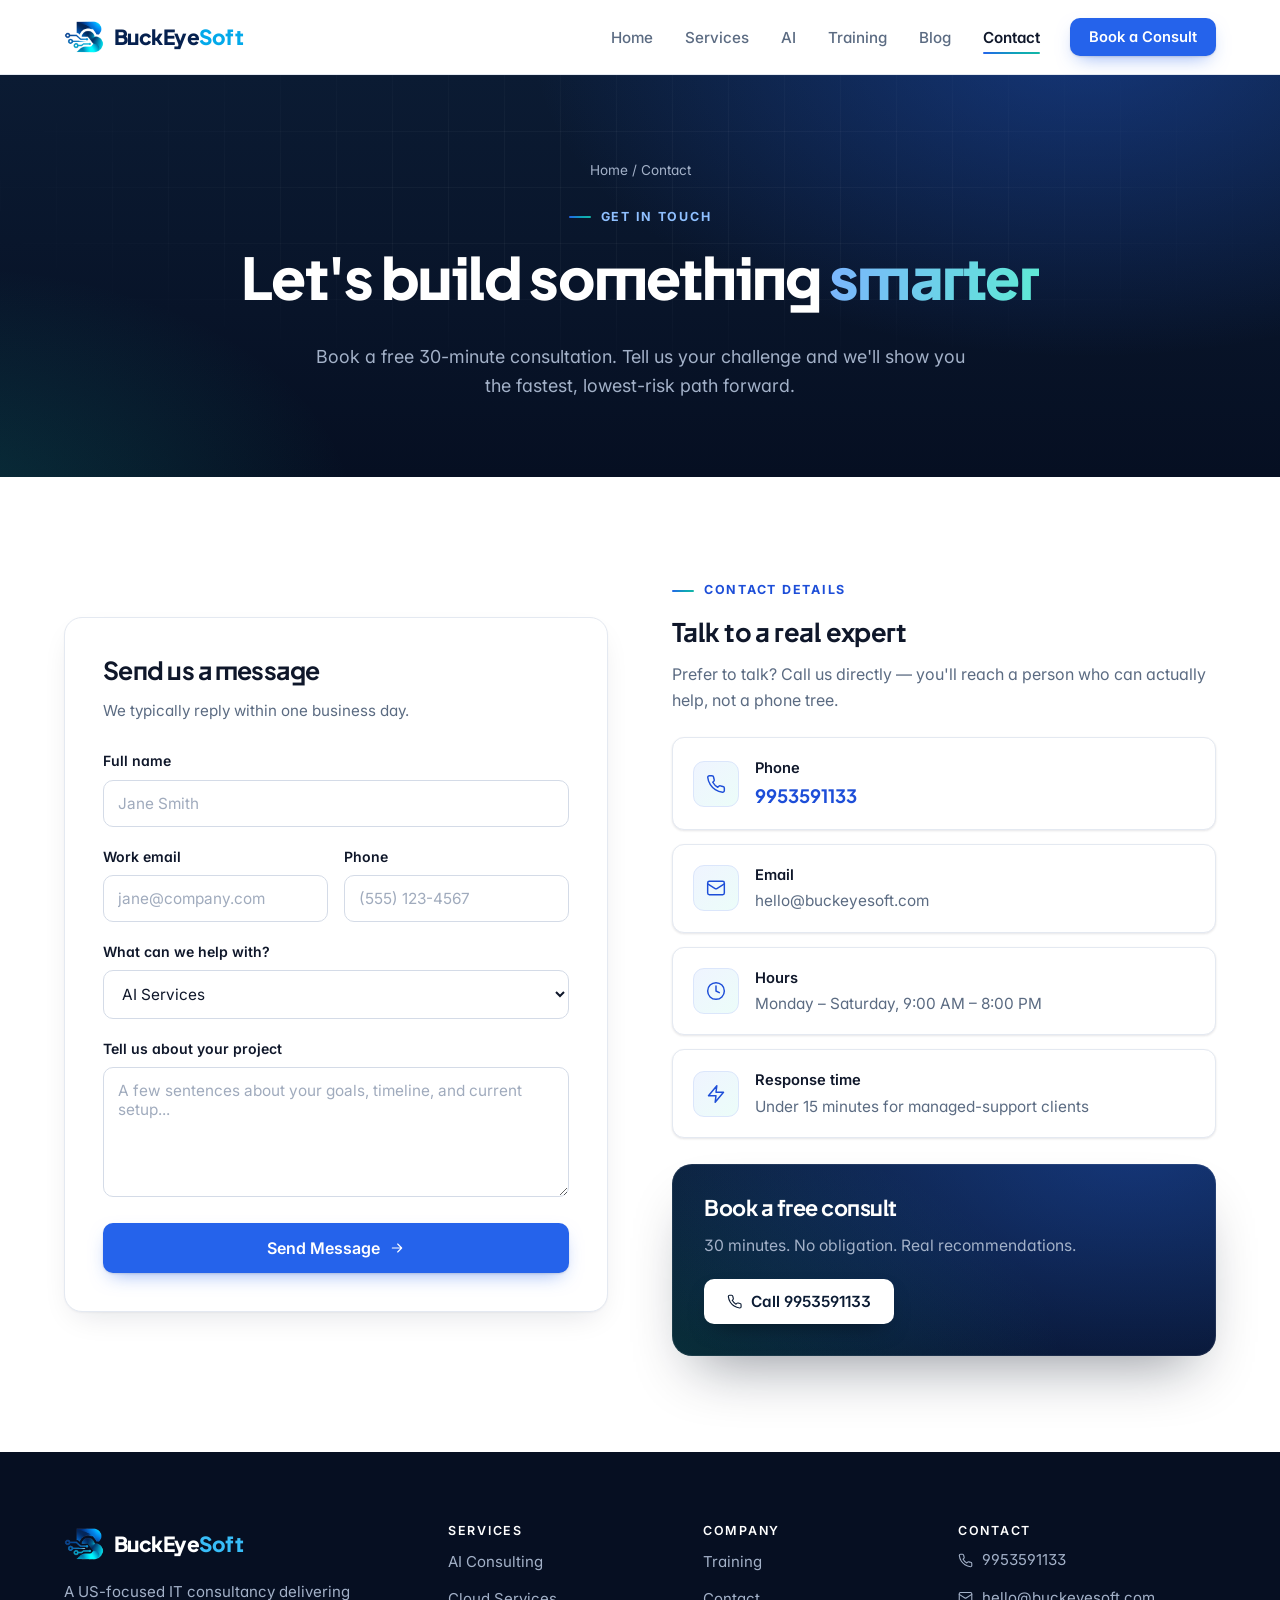
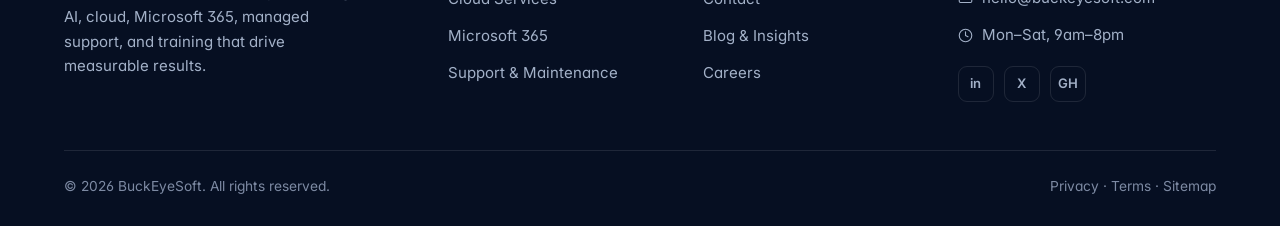
<file: contact.html>
<!DOCTYPE html>
<html lang="en">
<head>
<meta charset="UTF-8">
<meta name="viewport" content="width=device-width, initial-scale=1.0">
<title>Contact BuckEyeSoft | Call 9953591133 for AI, Cloud & IT Consulting</title>
<meta name="description" content="Contact BuckEyeSoft for AI, cloud, Microsoft 365, support & maintenance, and training. Call 9953591133 or send a message to book a free 30-minute consultation.">
<meta name="robots" content="index, follow">
<link rel="canonical" href="https://buckeyesoft.com/contact.html">
<meta property="og:title" content="Contact BuckEyeSoft | AI, Cloud & IT Consulting">
<meta property="og:description" content="Call 9953591133 or message us to book a free consultation.">
<meta property="og:site_name" content="BuckEyeSoft">
<meta property="og:type" content="website">
<meta property="og:url" content="https://buckeyesoft.com/contact.html">
<meta property="og:image" content="https://buckeyesoft.com/assets/og-image.png">
<meta name="twitter:card" content="summary_large_image">
<link rel="preconnect" href="https://fonts.googleapis.com">
<link rel="preconnect" href="https://fonts.gstatic.com" crossorigin>
<link href="https://fonts.googleapis.com/css2?family=Inter:wght@400;500;600;700&family=Plus+Jakarta+Sans:wght@600;700;800&display=swap" rel="stylesheet">
<link rel="alternate" type="application/rss+xml" title="BuckEyeSoft Insights" href="https://buckeyesoft.com/blog/feed.xml">
<link rel="stylesheet" href="assets/style.css">
<meta name="theme-color" content="#0b1b33">
<link rel="icon" type="image/png" sizes="32x32" href="assets/favicon-32.png">
<link rel="icon" type="image/png" sizes="512x512" href="assets/icon-512.png">
<link rel="apple-touch-icon" href="assets/apple-touch-icon.png">
<script type="application/ld+json">
{"@context":"https://schema.org","@type":"Organization","name":"BuckEyeSoft","url":"https://buckeyesoft.com","telephone":"+91-9953591133","email":"hello@buckeyesoft.com","contactPoint":{"@type":"ContactPoint","telephone":"+91-9953591133","contactType":"sales","areaServed":"US","availableLanguage":"English"}}
</script>
<script type="application/ld+json">
{
 "@context": "https://schema.org",
 "@type": "BreadcrumbList",
 "itemListElement": [
  {
   "@type": "ListItem",
   "position": 1,
   "name": "Home",
   "item": "https://buckeyesoft.com/"
  },
  {
   "@type": "ListItem",
   "position": 2,
   "name": "Contact",
   "item": "https://buckeyesoft.com/contact.html"
  }
 ]
}
</script>
</head>
<body>

<header class="site-header">
  <nav class="nav container" aria-label="Main navigation">
    <a class="brand" href="index.html"><img class="logo" src="assets/logo-mark.png" alt="" width="40" height="40"><span>BuckEye<b>Soft</b></span></a>
    <ul class="nav-links">
      <li><a href="index.html">Home</a></li>
      <li><a href="services.html">Services</a></li>
      <li><a href="ai.html">AI</a></li>
      <li><a href="training.html">Training</a></li>
      <li><a href="blog/">Blog</a></li>
      <li><a href="contact.html">Contact</a></li>
      <li class="nav-cta"><a class="btn btn-primary" href="contact.html">Book a Consult</a></li>
    </ul>
    <button class="nav-toggle" aria-label="Toggle menu"><span></span><span></span><span></span></button>
  </nav>
</header>

<section class="page-hero">
  <div class="container">
    <div class="crumbs"><a href="index.html">Home</a> / Contact</div>
    <span class="eyebrow">Get In Touch</span>
    <h1>Let's build something <span class="grad-text">smarter</span></h1>
    <p class="lead">Book a free 30-minute consultation. Tell us your challenge and we'll show you the fastest, lowest-risk path forward.</p>
  </div>
</section>

<section class="section">
  <div class="container split">
    <!-- FORM -->
    <div class="form-card reveal">
      <h2>Send us a message</h2>
      <p class="hint">We typically reply within one business day.</p>
      <form id="contactForm" novalidate>
        <div class="field">
          <label for="name">Full name</label>
          <input id="name" name="name" type="text" placeholder="Jane Smith" required>
        </div>
        <div class="grid grid-2" style="gap:16px">
          <div class="field">
            <label for="email">Work email</label>
            <input id="email" name="email" type="email" placeholder="jane@company.com" required>
          </div>
          <div class="field">
            <label for="phone">Phone</label>
            <input id="phone" name="phone" type="tel" placeholder="(555) 123-4567">
          </div>
        </div>
        <div class="field">
          <label for="service">What can we help with?</label>
          <select id="service" name="service">
            <option>AI Services</option>
            <option>Cloud Services</option>
            <option>Microsoft 365 / O365</option>
            <option>Support &amp; Maintenance</option>
            <option>Training</option>
            <option>Not sure yet</option>
          </select>
        </div>
        <div class="field">
          <label for="message">Tell us about your project</label>
          <textarea id="message" name="message" placeholder="A few sentences about your goals, timeline, and current setup..."></textarea>
        </div>
        <button class="btn btn-primary btn-lg" type="submit" style="width:100%">Send Message <svg class="i" viewBox="0 0 24 24" aria-hidden="true"><path d="M5 12h14M13 6l6 6-6 6"/></svg></button>
        <div class="form-ok" id="formOk">Thanks! Your message has been noted. We'll be in touch shortly — or call us now at 9953591133.</div>
      </form>
    </div>

    <!-- INFO -->
    <div class="reveal">
      <span class="eyebrow">Contact Details</span>
      <h2 style="font-size:1.6rem">Talk to a real expert</h2>
      <p class="lead" style="font-size:1rem">Prefer to talk? Call us directly — you'll reach a person who can actually help, not a phone tree.</p>
      <div class="contact-info">
        <div class="info-row">
          <div class="ic"><svg class="i" viewBox="0 0 24 24" aria-hidden="true"><path d="M22 16.92v3a2 2 0 0 1-2.18 2 19.79 19.79 0 0 1-8.63-3.07 19.5 19.5 0 0 1-6-6 19.79 19.79 0 0 1-3.07-8.67A2 2 0 0 1 4.11 2h3a2 2 0 0 1 2 1.72c.13.96.36 1.9.7 2.81a2 2 0 0 1-.45 2.11L8.09 9.91a16 16 0 0 0 6 6l1.27-1.27a2 2 0 0 1 2.11-.45c.91.34 1.85.57 2.81.7A2 2 0 0 1 22 16.92z"/></svg></div>
          <div><b>Phone</b><a href="tel:9953591133" class="phone">9953591133</a></div>
        </div>
        <div class="info-row">
          <div class="ic"><svg class="i" viewBox="0 0 24 24" aria-hidden="true"><rect x="2" y="4" width="20" height="16" rx="2"/><path d="m22 7-8.97 5.7a1.94 1.94 0 0 1-2.06 0L2 7"/></svg></div>
          <div><b>Email</b><a href="mailto:hello@buckeyesoft.com">hello@buckeyesoft.com</a></div>
        </div>
        <div class="info-row">
          <div class="ic"><svg class="i" viewBox="0 0 24 24" aria-hidden="true"><circle cx="12" cy="12" r="10"/><path d="M12 6v6l4 2"/></svg></div>
          <div><b>Hours</b><span>Monday – Saturday, 9:00 AM – 8:00 PM</span></div>
        </div>
        <div class="info-row">
          <div class="ic"><svg class="i" viewBox="0 0 24 24" aria-hidden="true"><path d="M13 2 3 14h9l-1 8 10-12h-9l1-8z"/></svg></div>
          <div><b>Response time</b><span>Under 15 minutes for managed-support clients</span></div>
        </div>
      </div>
      <div class="cta-band compact reveal">
        <h2>Book a free consult</h2>
        <p>30 minutes. No obligation. Real recommendations.</p>
        <a class="btn btn-primary" href="tel:9953591133"><svg class="i" viewBox="0 0 24 24" aria-hidden="true"><path d="M22 16.92v3a2 2 0 0 1-2.18 2 19.79 19.79 0 0 1-8.63-3.07 19.5 19.5 0 0 1-6-6 19.79 19.79 0 0 1-3.07-8.67A2 2 0 0 1 4.11 2h3a2 2 0 0 1 2 1.72c.13.96.36 1.9.7 2.81a2 2 0 0 1-.45 2.11L8.09 9.91a16 16 0 0 0 6 6l1.27-1.27a2 2 0 0 1 2.11-.45c.91.34 1.85.57 2.81.7A2 2 0 0 1 22 16.92z"/></svg> Call 9953591133</a>
      </div>
    </div>
  </div>
</section>

<footer class="site-footer">
  <div class="container">
    <div class="footer-grid">
      <div class="footer-brand">
        <a class="brand" href="index.html"><img class="logo" src="assets/logo-mark.png" alt="" width="40" height="40"><span>BuckEye<b>Soft</b></span></a>
        <p>A US-focused IT consultancy delivering AI, cloud, Microsoft 365, managed support, and training that drive measurable results.</p>
      </div>
      <div><h4>Services</h4><ul>
        <li><a href="ai.html">AI Consulting</a></li>
        <li><a href="services.html#cloud">Cloud Services</a></li>
        <li><a href="services.html#o365">Microsoft 365</a></li>
        <li><a href="services.html#support">Support &amp; Maintenance</a></li>
      </ul></div>
      <div><h4>Company</h4><ul>
        <li><a href="training.html">Training</a></li>
        <li><a href="contact.html">Contact</a></li>
        <li><a href="blog/">Blog &amp; Insights</a></li>
        <li><a href="contact.html">Careers</a></li>
      </ul></div>
      <div><h4>Contact</h4><ul>
        <li><a href="tel:9953591133"><svg class="i" viewBox="0 0 24 24" aria-hidden="true"><path d="M22 16.92v3a2 2 0 0 1-2.18 2 19.79 19.79 0 0 1-8.63-3.07 19.5 19.5 0 0 1-6-6 19.79 19.79 0 0 1-3.07-8.67A2 2 0 0 1 4.11 2h3a2 2 0 0 1 2 1.72c.13.96.36 1.9.7 2.81a2 2 0 0 1-.45 2.11L8.09 9.91a16 16 0 0 0 6 6l1.27-1.27a2 2 0 0 1 2.11-.45c.91.34 1.85.57 2.81.7A2 2 0 0 1 22 16.92z"/></svg> 9953591133</a></li>
        <li><a href="mailto:hello@buckeyesoft.com"><svg class="i" viewBox="0 0 24 24" aria-hidden="true"><rect x="2" y="4" width="20" height="16" rx="2"/><path d="m22 7-8.97 5.7a1.94 1.94 0 0 1-2.06 0L2 7"/></svg> hello@buckeyesoft.com</a></li>
        <li><span><svg class="i" viewBox="0 0 24 24" aria-hidden="true"><circle cx="12" cy="12" r="10"/><path d="M12 6v6l4 2"/></svg> Mon–Sat, 9am–8pm</span></li>
      </ul>
      <div class="socials"><a href="#">in</a><a href="#">X</a><a href="#">GH</a></div></div>
    </div>
    <div class="footer-bottom">
      <span>© 2026 BuckEyeSoft. All rights reserved.</span>
      <span><a href="#">Privacy</a> · <a href="#">Terms</a> · <a href="sitemap.xml">Sitemap</a></span>
    </div>
  </div>
</footer>

<script src="assets/main.js" defer></script>
</body>
</html>
</file>
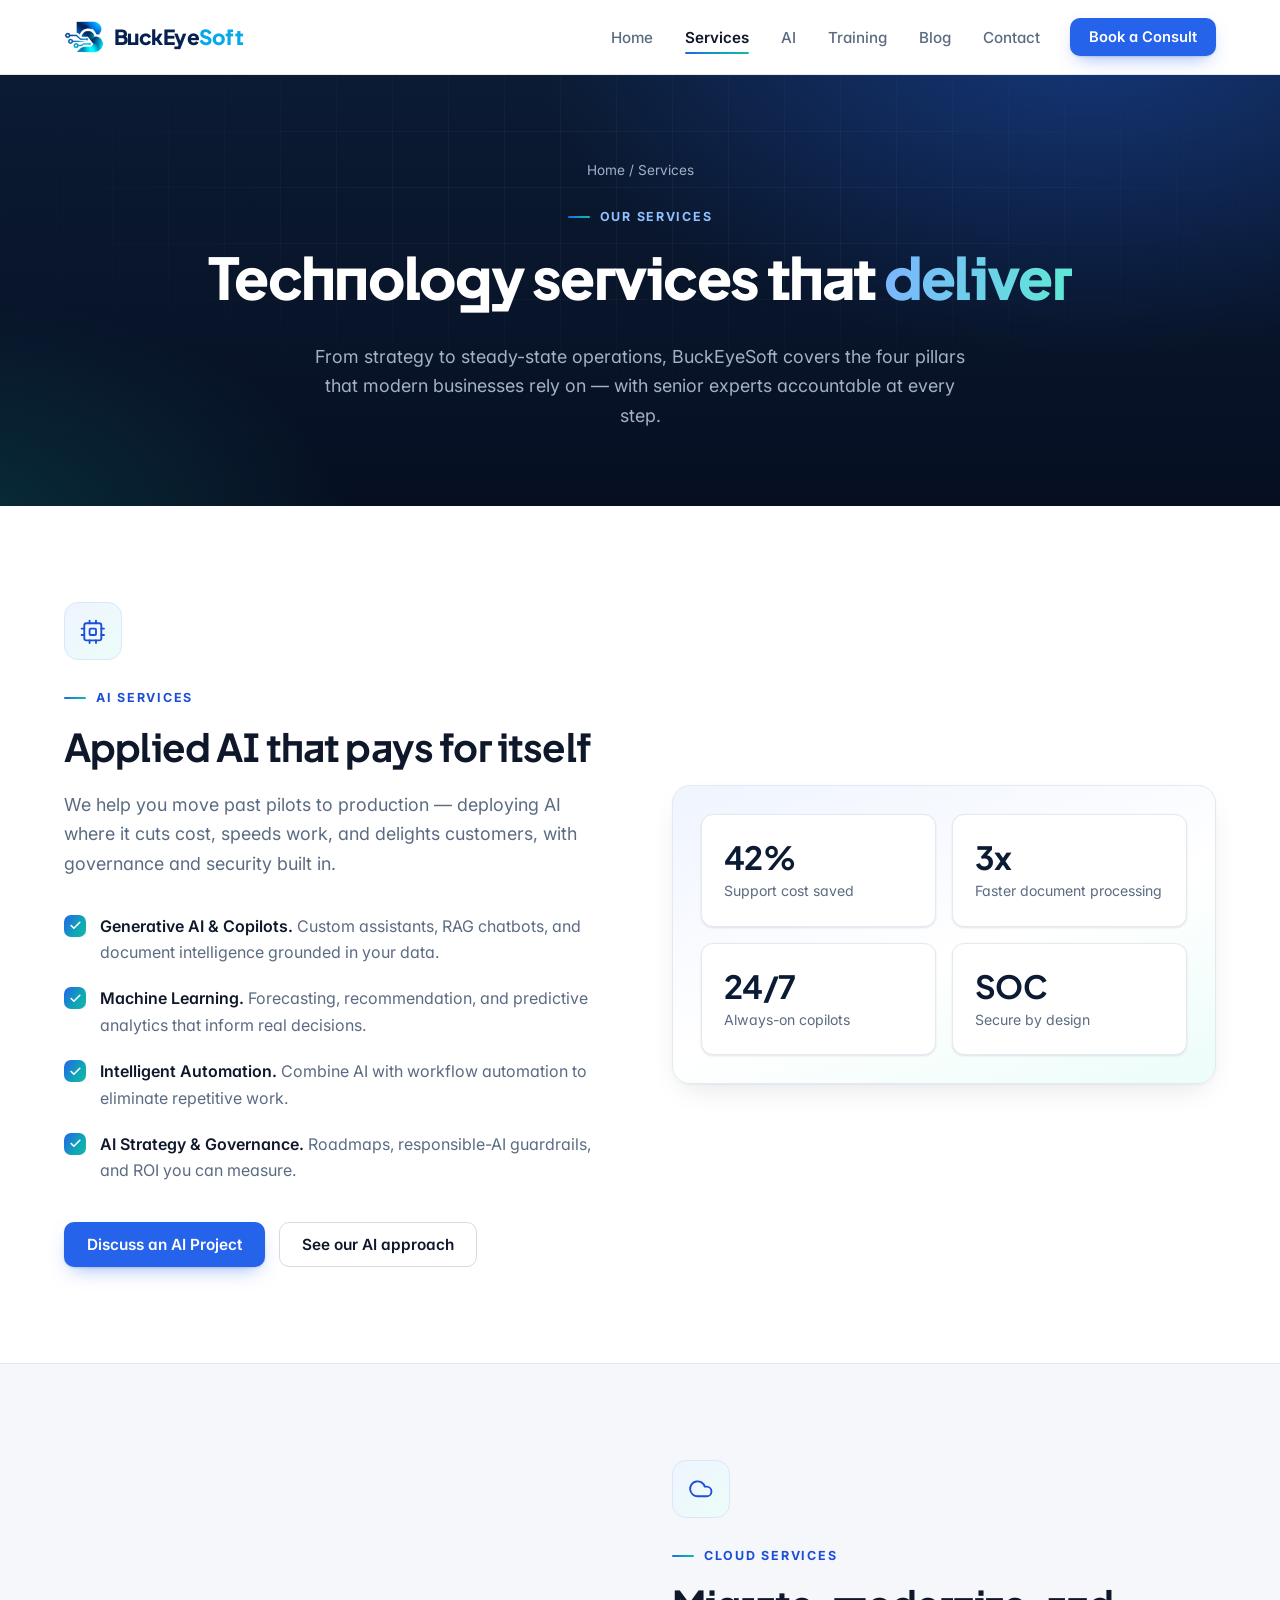
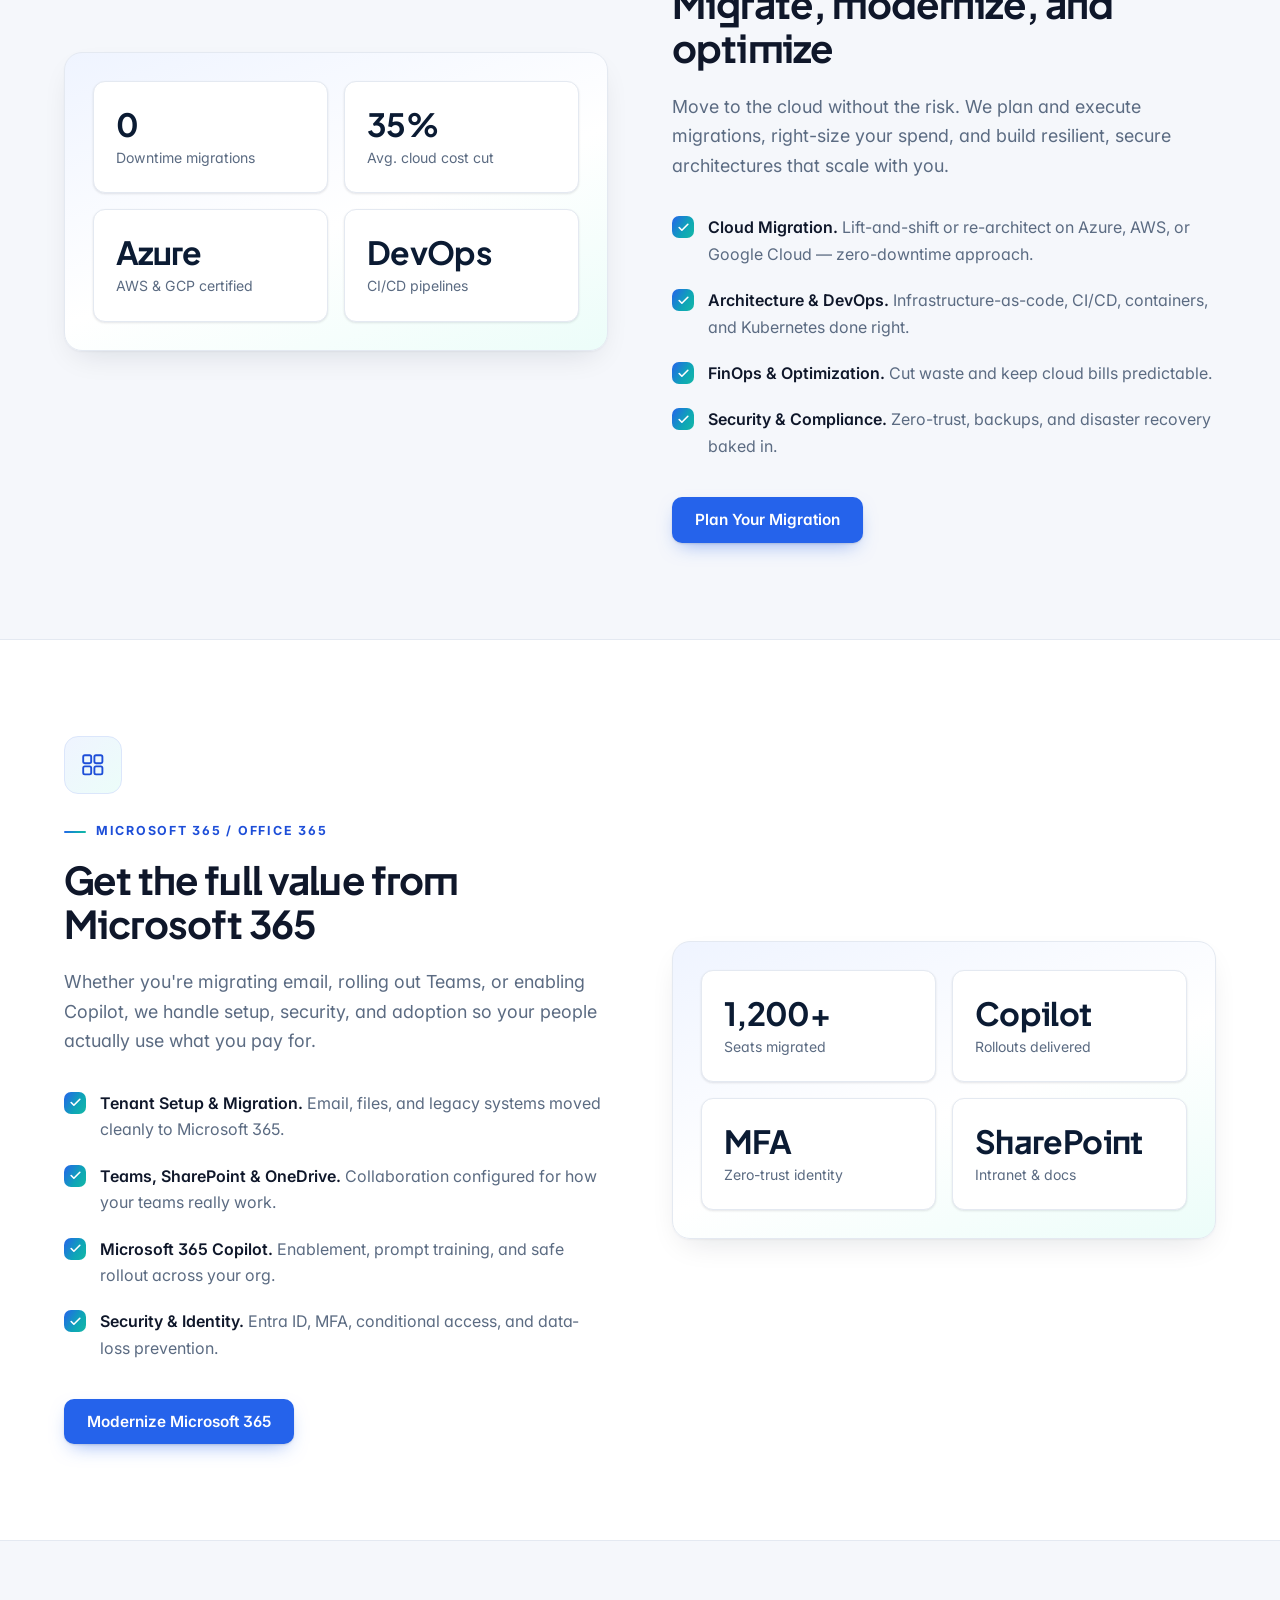
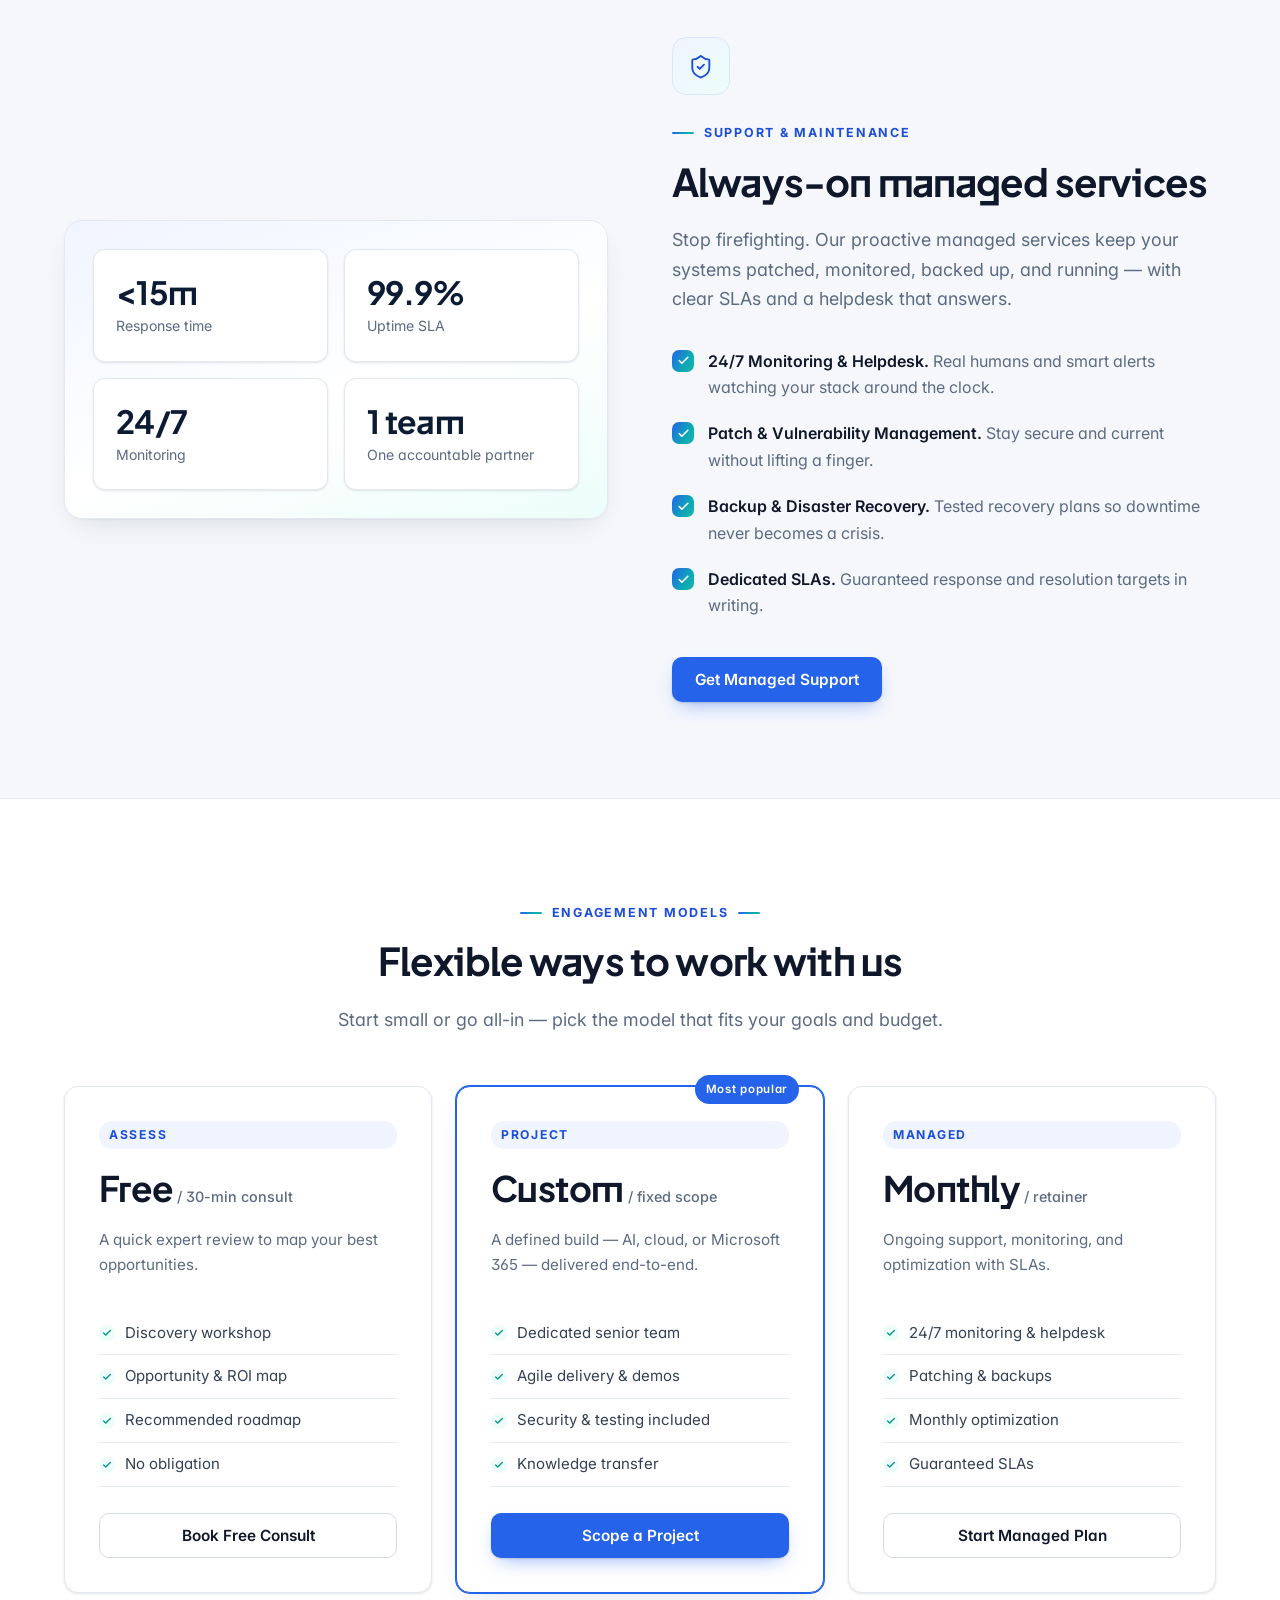
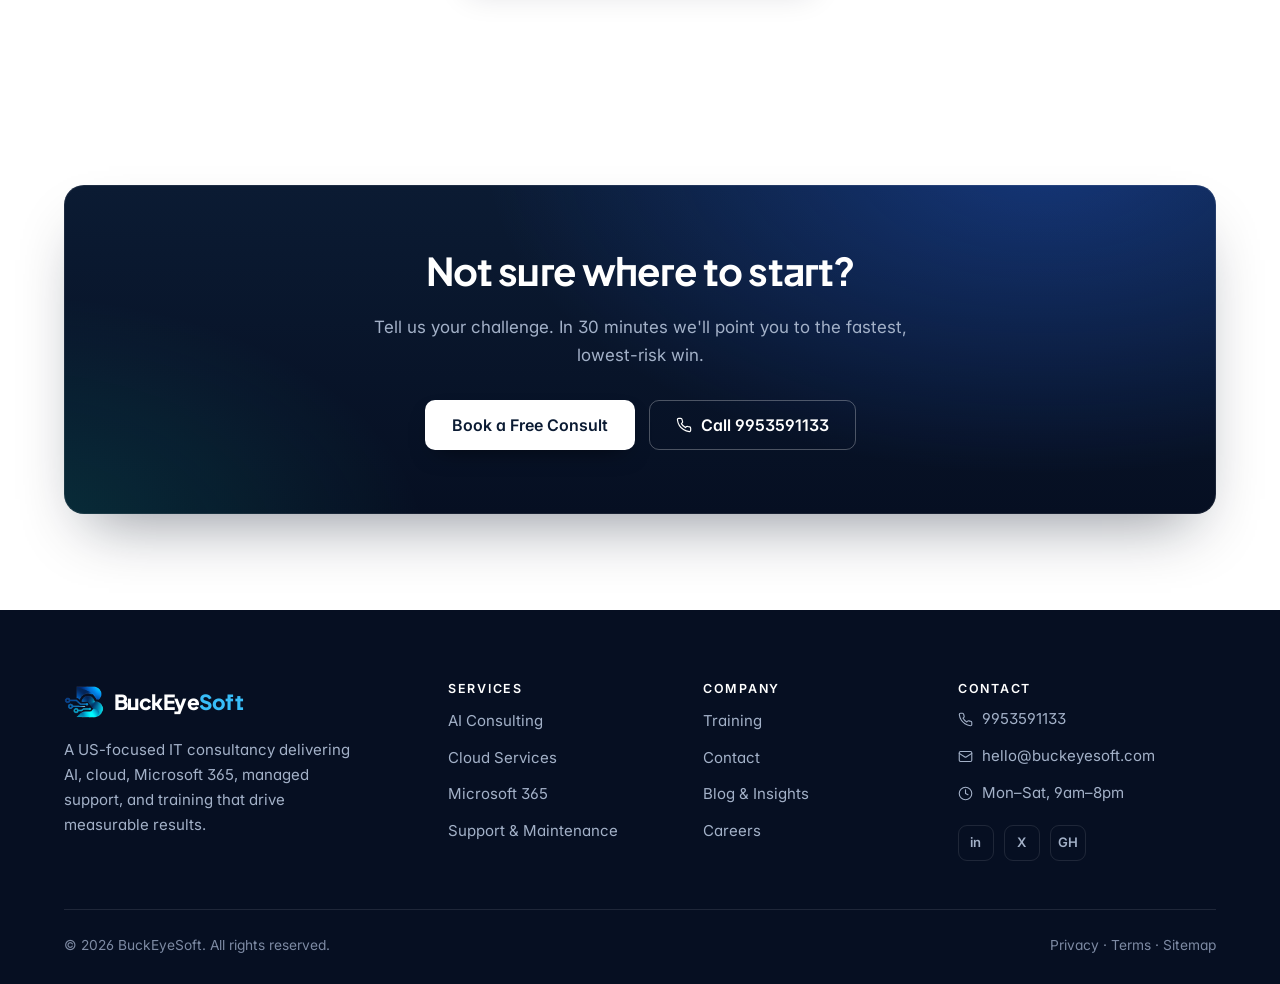
<file: services.html>
<!DOCTYPE html>
<html lang="en">
<head>
<meta charset="UTF-8">
<meta name="viewport" content="width=device-width, initial-scale=1.0">
<title>Services — AI, Cloud, Microsoft 365 & IT Support | BuckEyeSoft</title>
<meta name="description" content="Explore BuckEyeSoft services: generative AI & machine learning, cloud migration on Azure/AWS/GCP, Microsoft 365 (O365) deployment, and 24/7 managed support & maintenance for US businesses.">
<meta name="robots" content="index, follow">
<link rel="canonical" href="https://buckeyesoft.com/services.html">
<meta property="og:title" content="Services — AI, Cloud, Microsoft 365 & IT Support | BuckEyeSoft">
<meta property="og:description" content="Generative AI, cloud, Microsoft 365, and 24/7 managed support from a US-focused IT consultancy.">
<meta property="og:site_name" content="BuckEyeSoft">
<meta property="og:type" content="website">
<meta property="og:url" content="https://buckeyesoft.com/services.html">
<meta property="og:image" content="https://buckeyesoft.com/assets/og-image.png">
<meta name="twitter:card" content="summary_large_image">
<link rel="preconnect" href="https://fonts.googleapis.com">
<link rel="preconnect" href="https://fonts.gstatic.com" crossorigin>
<link href="https://fonts.googleapis.com/css2?family=Inter:wght@400;500;600;700&family=Plus+Jakarta+Sans:wght@600;700;800&display=swap" rel="stylesheet">
<link rel="alternate" type="application/rss+xml" title="BuckEyeSoft Insights" href="https://buckeyesoft.com/blog/feed.xml">
<link rel="stylesheet" href="assets/style.css">
<meta name="theme-color" content="#0b1b33">
<link rel="icon" type="image/png" sizes="32x32" href="assets/favicon-32.png">
<link rel="icon" type="image/png" sizes="512x512" href="assets/icon-512.png">
<link rel="apple-touch-icon" href="assets/apple-touch-icon.png">
<script type="application/ld+json">
{"@context":"https://schema.org","@type":"ItemList","itemListElement":[
{"@type":"Service","position":1,"name":"AI Services","description":"Generative AI, machine learning, and intelligent automation."},
{"@type":"Service","position":2,"name":"Cloud Services","description":"Cloud migration and modernization on Azure, AWS, and Google Cloud."},
{"@type":"Service","position":3,"name":"Microsoft 365","description":"O365 deployment, migration, security, and Copilot enablement."},
{"@type":"Service","position":4,"name":"Support & Maintenance","description":"24/7 managed IT support, monitoring, and maintenance."}]}
</script>
<script type="application/ld+json">
{
 "@context": "https://schema.org",
 "@type": "BreadcrumbList",
 "itemListElement": [
  {
   "@type": "ListItem",
   "position": 1,
   "name": "Home",
   "item": "https://buckeyesoft.com/"
  },
  {
   "@type": "ListItem",
   "position": 2,
   "name": "Services",
   "item": "https://buckeyesoft.com/services.html"
  }
 ]
}
</script>
</head>
<body>

<header class="site-header">
  <nav class="nav container" aria-label="Main navigation">
    <a class="brand" href="index.html"><img class="logo" src="assets/logo-mark.png" alt="" width="40" height="40"><span>BuckEye<b>Soft</b></span></a>
    <ul class="nav-links">
      <li><a href="index.html">Home</a></li>
      <li><a href="services.html">Services</a></li>
      <li><a href="ai.html">AI</a></li>
      <li><a href="training.html">Training</a></li>
      <li><a href="blog/">Blog</a></li>
      <li><a href="contact.html">Contact</a></li>
      <li class="nav-cta"><a class="btn btn-primary" href="contact.html">Book a Consult</a></li>
    </ul>
    <button class="nav-toggle" aria-label="Toggle menu"><span></span><span></span><span></span></button>
  </nav>
</header>

<section class="page-hero">
  <div class="container">
    <div class="crumbs"><a href="index.html">Home</a> / Services</div>
    <span class="eyebrow">Our Services</span>
    <h1>Technology services that <span class="grad-text">deliver</span></h1>
    <p class="lead">From strategy to steady-state operations, BuckEyeSoft covers the four pillars that modern businesses rely on — with senior experts accountable at every step.</p>
  </div>
</section>

<!-- AI -->
<section class="section" id="ai">
  <div class="container split">
    <div class="reveal">
      <div class="icon icon-lg"><svg class="i" viewBox="0 0 24 24" aria-hidden="true"><rect x="4" y="4" width="16" height="16" rx="2"/><rect x="9" y="9" width="6" height="6" rx="1"/><path d="M9 1.5v2.5M15 1.5v2.5M9 20v2.5M15 20v2.5M20 9h2.5M20 15h2.5M1.5 9H4M1.5 15H4"/></svg></div>
      <span class="eyebrow">AI Services</span>
      <h2>Applied AI that pays for itself</h2>
      <p class="lead">We help you move past pilots to production — deploying AI where it cuts cost, speeds work, and delights customers, with governance and security built in.</p>
      <ul class="check-list">
        <li><b>Generative AI &amp; Copilots.</b> Custom assistants, RAG chatbots, and document intelligence grounded in your data.</li>
        <li><b>Machine Learning.</b> Forecasting, recommendation, and predictive analytics that inform real decisions.</li>
        <li><b>Intelligent Automation.</b> Combine AI with workflow automation to eliminate repetitive work.</li>
        <li><b>AI Strategy &amp; Governance.</b> Roadmaps, responsible-AI guardrails, and ROI you can measure.</li>
      </ul>
      <div class="btn-row mt-md"><a class="btn btn-primary" href="contact.html">Discuss an AI Project</a><a class="btn btn-ghost" href="ai.html">See our AI approach</a></div>
    </div>
    <div class="media-card reveal">
      <div class="stat-row">
        <div class="stat-box"><b>42%</b><small>Support cost saved</small></div>
        <div class="stat-box"><b>3x</b><small>Faster document processing</small></div>
        <div class="stat-box"><b>24/7</b><small>Always-on copilots</small></div>
        <div class="stat-box"><b>SOC</b><small>Secure by design</small></div>
      </div>
    </div>
  </div>
</section>

<!-- CLOUD -->
<section class="section section-alt" id="cloud">
  <div class="container split rev">
    <div class="media-card split-media reveal">
      <div class="stat-row">
        <div class="stat-box"><b>0</b><small>Downtime migrations</small></div>
        <div class="stat-box"><b>35%</b><small>Avg. cloud cost cut</small></div>
        <div class="stat-box"><b>Azure</b><small>AWS &amp; GCP certified</small></div>
        <div class="stat-box"><b>DevOps</b><small>CI/CD pipelines</small></div>
      </div>
    </div>
    <div class="reveal">
      <div class="icon icon-lg"><svg class="i" viewBox="0 0 24 24" aria-hidden="true"><path d="M17.5 19H9a7 7 0 1 1 6.71-9h1.79a4.5 4.5 0 1 1 0 9Z"/></svg></div>
      <span class="eyebrow">Cloud Services</span>
      <h2>Migrate, modernize, and optimize</h2>
      <p class="lead">Move to the cloud without the risk. We plan and execute migrations, right-size your spend, and build resilient, secure architectures that scale with you.</p>
      <ul class="check-list">
        <li><b>Cloud Migration.</b> Lift-and-shift or re-architect on Azure, AWS, or Google Cloud — zero-downtime approach.</li>
        <li><b>Architecture &amp; DevOps.</b> Infrastructure-as-code, CI/CD, containers, and Kubernetes done right.</li>
        <li><b>FinOps &amp; Optimization.</b> Cut waste and keep cloud bills predictable.</li>
        <li><b>Security &amp; Compliance.</b> Zero-trust, backups, and disaster recovery baked in.</li>
      </ul>
      <a class="btn btn-primary mt-md" href="contact.html">Plan Your Migration</a>
    </div>
  </div>
</section>

<!-- O365 -->
<section class="section" id="o365">
  <div class="container split">
    <div class="reveal">
      <div class="icon icon-lg"><svg class="i" viewBox="0 0 24 24" aria-hidden="true"><rect x="3" y="3" width="7.5" height="7.5" rx="1.5"/><rect x="13.5" y="3" width="7.5" height="7.5" rx="1.5"/><rect x="3" y="13.5" width="7.5" height="7.5" rx="1.5"/><rect x="13.5" y="13.5" width="7.5" height="7.5" rx="1.5"/></svg></div>
      <span class="eyebrow">Microsoft 365 / Office 365</span>
      <h2>Get the full value from Microsoft 365</h2>
      <p class="lead">Whether you're migrating email, rolling out Teams, or enabling Copilot, we handle setup, security, and adoption so your people actually use what you pay for.</p>
      <ul class="check-list">
        <li><b>Tenant Setup &amp; Migration.</b> Email, files, and legacy systems moved cleanly to Microsoft 365.</li>
        <li><b>Teams, SharePoint &amp; OneDrive.</b> Collaboration configured for how your teams really work.</li>
        <li><b>Microsoft 365 Copilot.</b> Enablement, prompt training, and safe rollout across your org.</li>
        <li><b>Security &amp; Identity.</b> Entra ID, MFA, conditional access, and data-loss prevention.</li>
      </ul>
      <a class="btn btn-primary mt-md" href="contact.html">Modernize Microsoft 365</a>
    </div>
    <div class="media-card reveal">
      <div class="stat-row">
        <div class="stat-box"><b>1,200+</b><small>Seats migrated</small></div>
        <div class="stat-box"><b>Copilot</b><small>Rollouts delivered</small></div>
        <div class="stat-box"><b>MFA</b><small>Zero-trust identity</small></div>
        <div class="stat-box"><b>SharePoint</b><small>Intranet &amp; docs</small></div>
      </div>
    </div>
  </div>
</section>

<!-- SUPPORT -->
<section class="section section-alt" id="support">
  <div class="container split rev">
    <div class="media-card split-media reveal">
      <div class="stat-row">
        <div class="stat-box"><b>&lt;15m</b><small>Response time</small></div>
        <div class="stat-box"><b>99.9%</b><small>Uptime SLA</small></div>
        <div class="stat-box"><b>24/7</b><small>Monitoring</small></div>
        <div class="stat-box"><b>1 team</b><small>One accountable partner</small></div>
      </div>
    </div>
    <div class="reveal">
      <div class="icon icon-lg"><svg class="i" viewBox="0 0 24 24" aria-hidden="true"><path d="M20 13c0 5-3.5 7.5-7.66 8.95a1 1 0 0 1-.67-.01C7.5 20.5 4 18 4 13V6a1 1 0 0 1 1-1c2 0 4.5-1.2 6.24-2.72a1.17 1.17 0 0 1 1.52 0C14.51 3.81 17 5 19 5a1 1 0 0 1 1 1z"/><path d="m9 12 2 2 4-4"/></svg></div>
      <span class="eyebrow">Support &amp; Maintenance</span>
      <h2>Always-on managed services</h2>
      <p class="lead">Stop firefighting. Our proactive managed services keep your systems patched, monitored, backed up, and running — with clear SLAs and a helpdesk that answers.</p>
      <ul class="check-list">
        <li><b>24/7 Monitoring &amp; Helpdesk.</b> Real humans and smart alerts watching your stack around the clock.</li>
        <li><b>Patch &amp; Vulnerability Management.</b> Stay secure and current without lifting a finger.</li>
        <li><b>Backup &amp; Disaster Recovery.</b> Tested recovery plans so downtime never becomes a crisis.</li>
        <li><b>Dedicated SLAs.</b> Guaranteed response and resolution targets in writing.</li>
      </ul>
      <a class="btn btn-primary mt-md" href="contact.html">Get Managed Support</a>
    </div>
  </div>
</section>

<!-- PACKAGES -->
<section class="section">
  <div class="container">
    <div class="center reveal">
      <span class="eyebrow">Engagement Models</span>
      <h2>Flexible ways to work with us</h2>
      <p class="lead">Start small or go all-in — pick the model that fits your goals and budget.</p>
    </div>
    <div class="price-grid mt-lg">
      <div class="price reveal">
        <span class="tag">Assess</span>
        <div class="amt">Free<small> / 30-min consult</small></div>
        <p class="desc">A quick expert review to map your best opportunities.</p>
        <ul>
          <li>Discovery workshop</li>
          <li>Opportunity &amp; ROI map</li>
          <li>Recommended roadmap</li>
          <li>No obligation</li>
        </ul>
        <a class="btn btn-ghost" href="contact.html">Book Free Consult</a>
      </div>
      <div class="price featured reveal">
        <span class="tag">Project</span>
        <div class="amt">Custom<small> / fixed scope</small></div>
        <p class="desc">A defined build — AI, cloud, or Microsoft 365 — delivered end-to-end.</p>
        <ul>
          <li>Dedicated senior team</li>
          <li>Agile delivery &amp; demos</li>
          <li>Security &amp; testing included</li>
          <li>Knowledge transfer</li>
        </ul>
        <a class="btn btn-primary" href="contact.html">Scope a Project</a>
      </div>
      <div class="price reveal">
        <span class="tag">Managed</span>
        <div class="amt">Monthly<small> / retainer</small></div>
        <p class="desc">Ongoing support, monitoring, and optimization with SLAs.</p>
        <ul>
          <li>24/7 monitoring &amp; helpdesk</li>
          <li>Patching &amp; backups</li>
          <li>Monthly optimization</li>
          <li>Guaranteed SLAs</li>
        </ul>
        <a class="btn btn-ghost" href="contact.html">Start Managed Plan</a>
      </div>
    </div>
  </div>
</section>

<!-- CTA -->
<section class="section">
  <div class="container">
    <div class="cta-band reveal">
      <h2>Not sure where to start?</h2>
      <p>Tell us your challenge. In 30 minutes we'll point you to the fastest, lowest-risk win.</p>
      <div class="btn-row btn-row-center">
        <a class="btn btn-primary btn-lg" href="contact.html">Book a Free Consult</a>
        <a class="btn btn-ghost btn-lg" href="tel:9953591133"><svg class="i" viewBox="0 0 24 24" aria-hidden="true"><path d="M22 16.92v3a2 2 0 0 1-2.18 2 19.79 19.79 0 0 1-8.63-3.07 19.5 19.5 0 0 1-6-6 19.79 19.79 0 0 1-3.07-8.67A2 2 0 0 1 4.11 2h3a2 2 0 0 1 2 1.72c.13.96.36 1.9.7 2.81a2 2 0 0 1-.45 2.11L8.09 9.91a16 16 0 0 0 6 6l1.27-1.27a2 2 0 0 1 2.11-.45c.91.34 1.85.57 2.81.7A2 2 0 0 1 22 16.92z"/></svg> Call 9953591133</a>
      </div>
    </div>
  </div>
</section>

<footer class="site-footer">
  <div class="container">
    <div class="footer-grid">
      <div class="footer-brand">
        <a class="brand" href="index.html"><img class="logo" src="assets/logo-mark.png" alt="" width="40" height="40"><span>BuckEye<b>Soft</b></span></a>
        <p>A US-focused IT consultancy delivering AI, cloud, Microsoft 365, managed support, and training that drive measurable results.</p>
      </div>
      <div><h4>Services</h4><ul>
        <li><a href="ai.html">AI Consulting</a></li>
        <li><a href="services.html#cloud">Cloud Services</a></li>
        <li><a href="services.html#o365">Microsoft 365</a></li>
        <li><a href="services.html#support">Support &amp; Maintenance</a></li>
      </ul></div>
      <div><h4>Company</h4><ul>
        <li><a href="training.html">Training</a></li>
        <li><a href="contact.html">Contact</a></li>
        <li><a href="blog/">Blog &amp; Insights</a></li>
        <li><a href="contact.html">Careers</a></li>
      </ul></div>
      <div><h4>Contact</h4><ul>
        <li><a href="tel:9953591133"><svg class="i" viewBox="0 0 24 24" aria-hidden="true"><path d="M22 16.92v3a2 2 0 0 1-2.18 2 19.79 19.79 0 0 1-8.63-3.07 19.5 19.5 0 0 1-6-6 19.79 19.79 0 0 1-3.07-8.67A2 2 0 0 1 4.11 2h3a2 2 0 0 1 2 1.72c.13.96.36 1.9.7 2.81a2 2 0 0 1-.45 2.11L8.09 9.91a16 16 0 0 0 6 6l1.27-1.27a2 2 0 0 1 2.11-.45c.91.34 1.85.57 2.81.7A2 2 0 0 1 22 16.92z"/></svg> 9953591133</a></li>
        <li><a href="mailto:hello@buckeyesoft.com"><svg class="i" viewBox="0 0 24 24" aria-hidden="true"><rect x="2" y="4" width="20" height="16" rx="2"/><path d="m22 7-8.97 5.7a1.94 1.94 0 0 1-2.06 0L2 7"/></svg> hello@buckeyesoft.com</a></li>
        <li><span><svg class="i" viewBox="0 0 24 24" aria-hidden="true"><circle cx="12" cy="12" r="10"/><path d="M12 6v6l4 2"/></svg> Mon–Sat, 9am–8pm</span></li>
      </ul>
      <div class="socials"><a href="#">in</a><a href="#">X</a><a href="#">GH</a></div></div>
    </div>
    <div class="footer-bottom">
      <span>© 2026 BuckEyeSoft. All rights reserved.</span>
      <span><a href="#">Privacy</a> · <a href="#">Terms</a> · <a href="sitemap.xml">Sitemap</a></span>
    </div>
  </div>
</footer>

<script src="assets/main.js" defer></script>
</body>
</html>
</file>
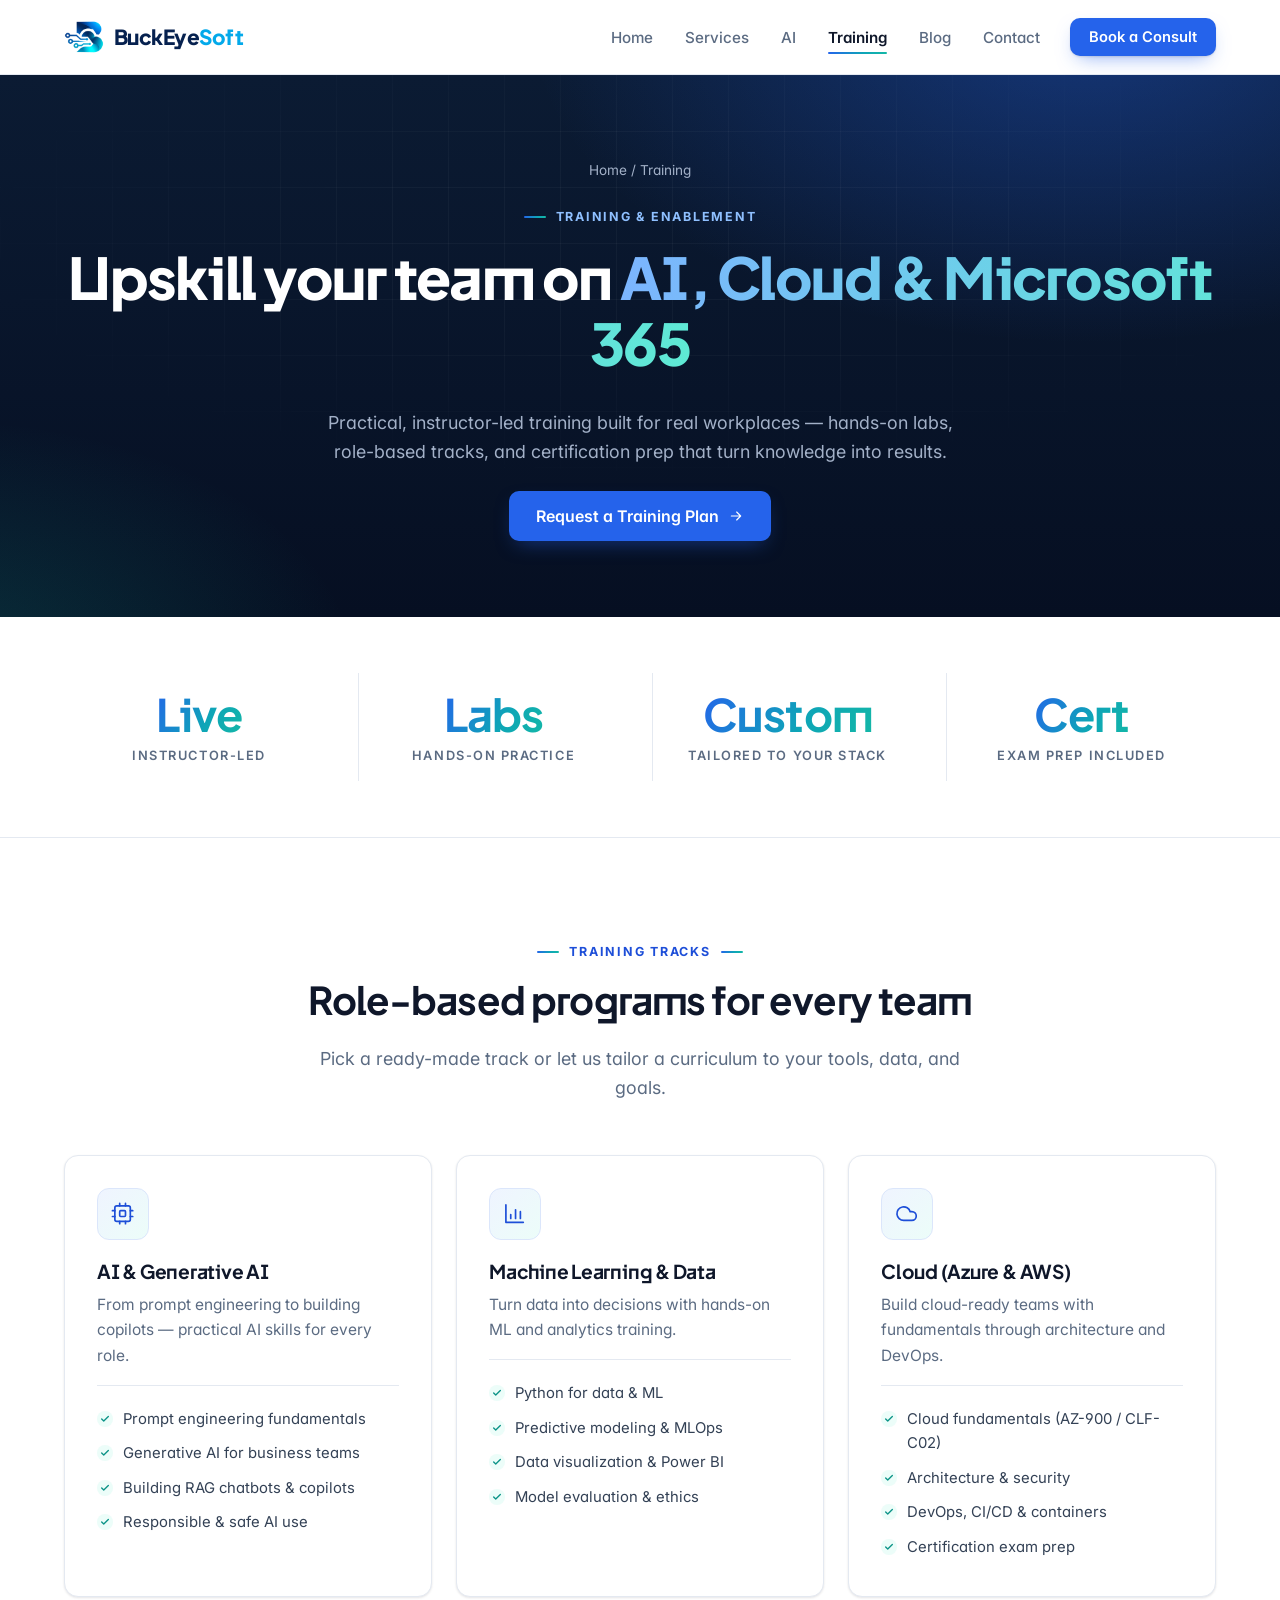
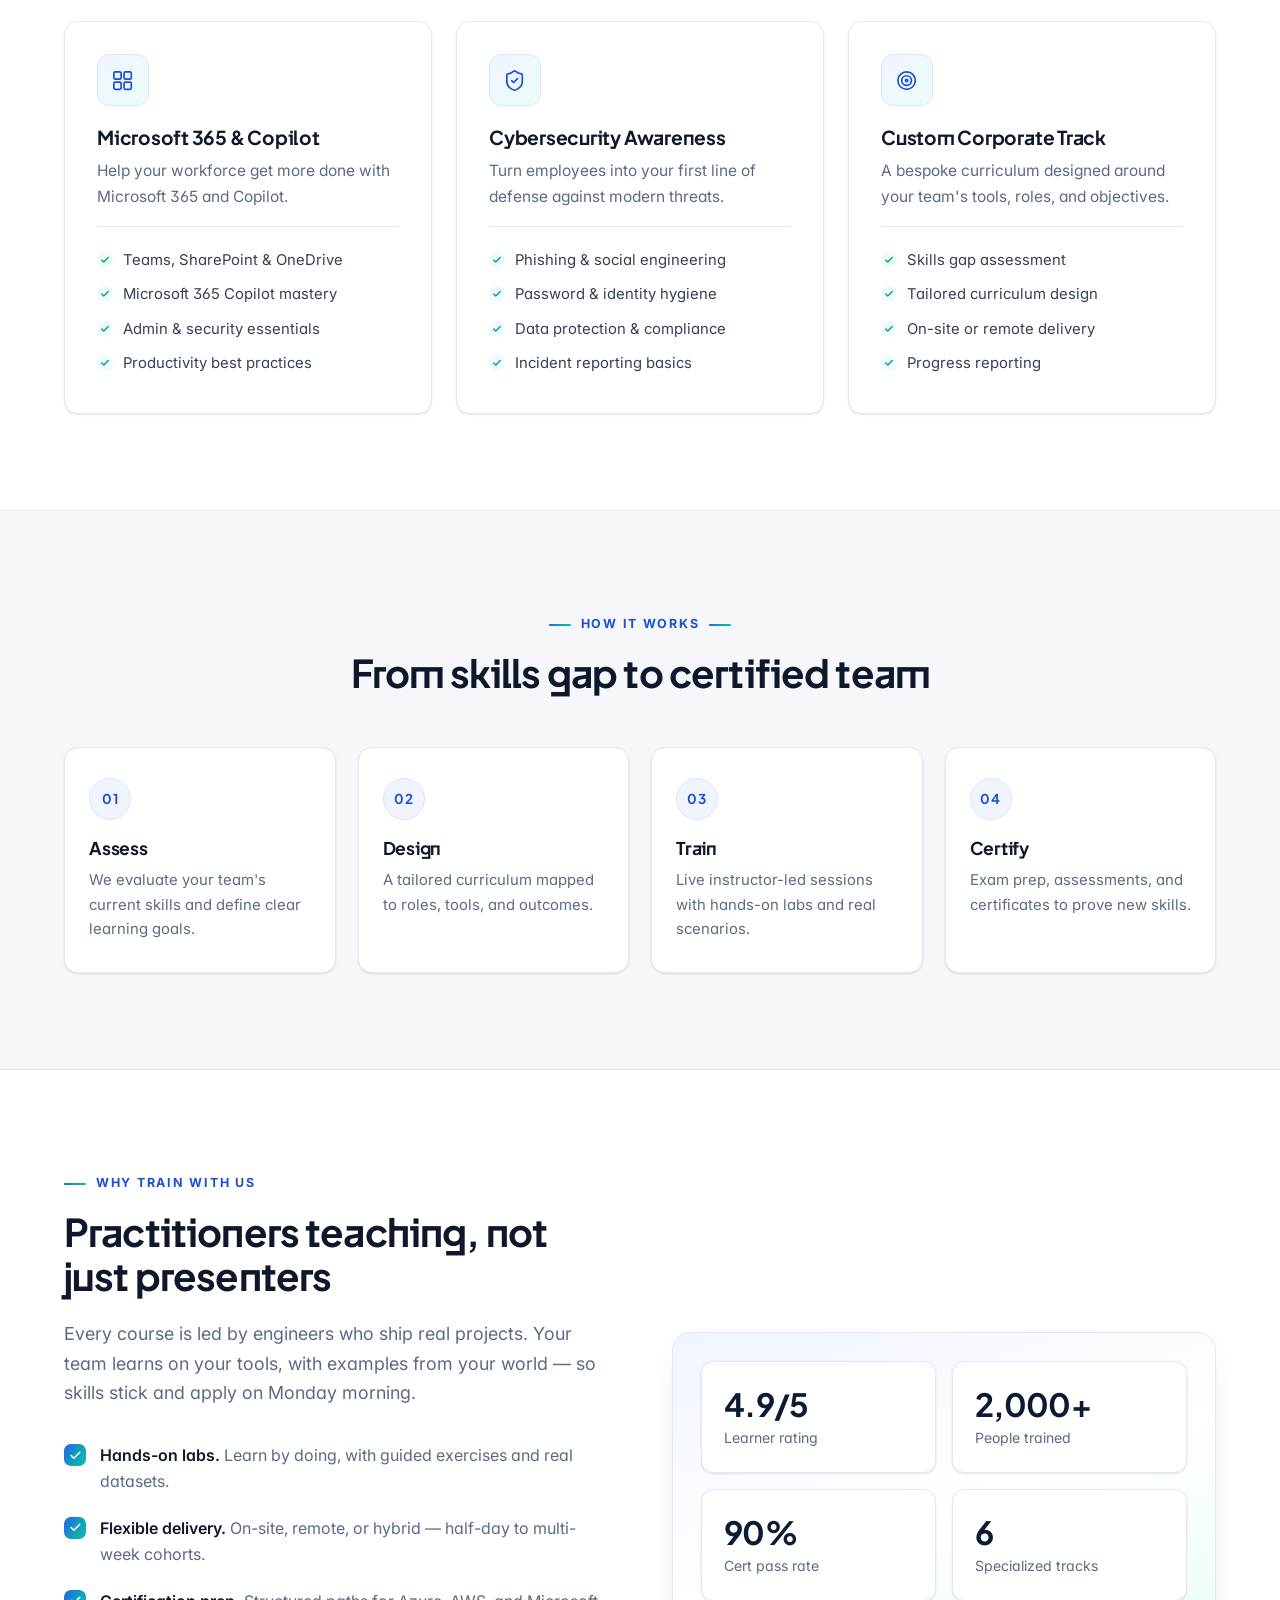
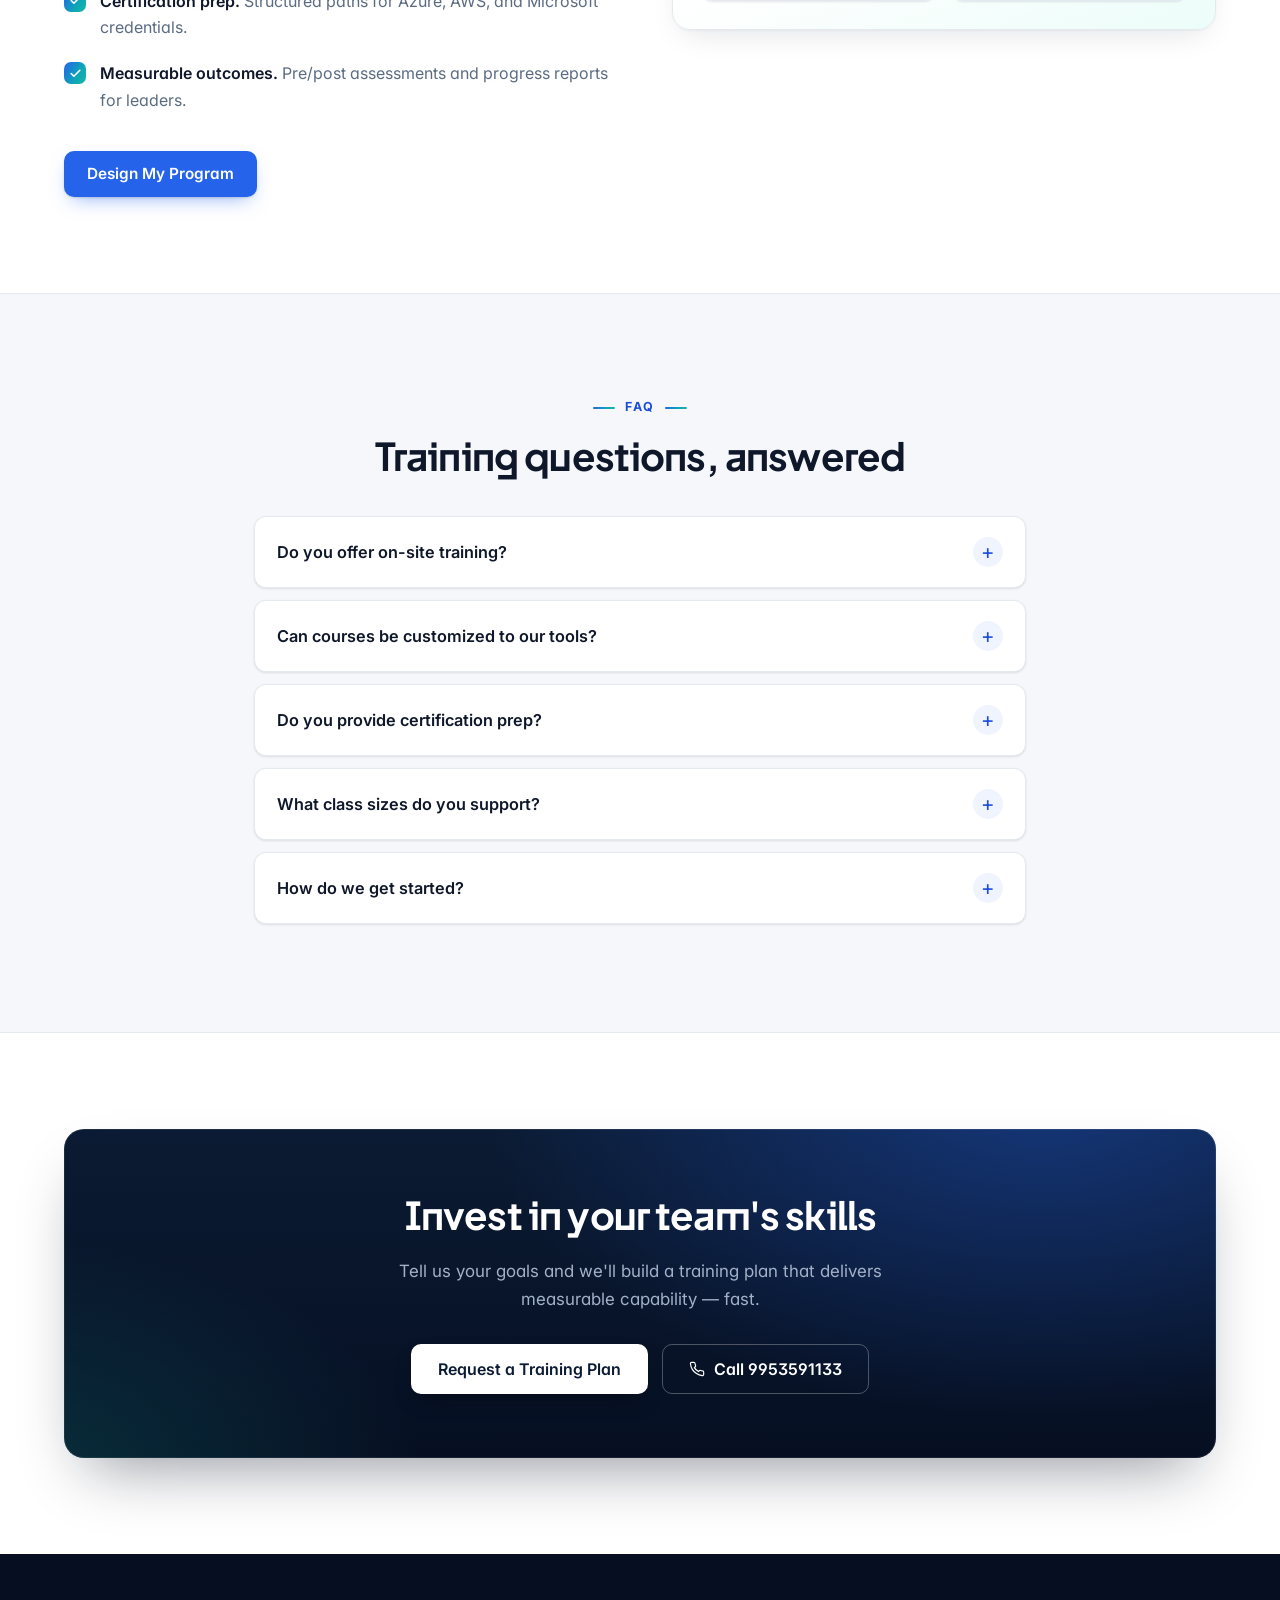
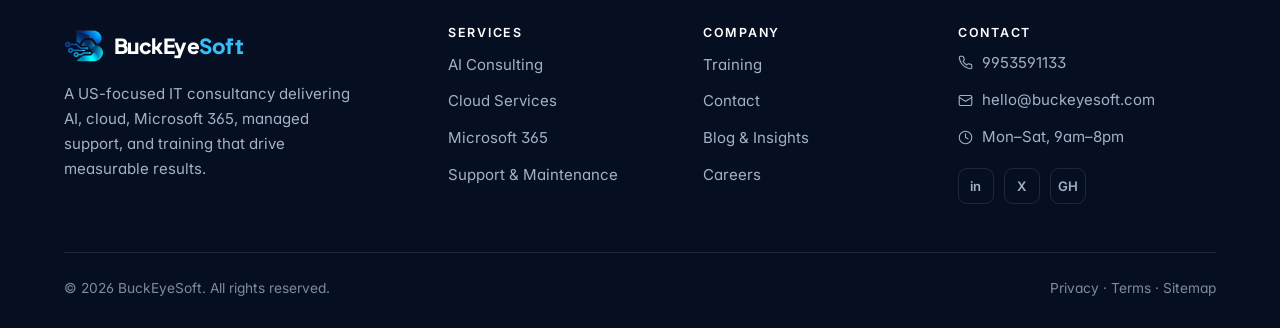
<file: training.html>
<!DOCTYPE html>
<html lang="en">
<head>
<meta charset="UTF-8">
<meta name="viewport" content="width=device-width, initial-scale=1.0">
<title>Training — AI, Cloud & Microsoft 365 Courses | BuckEyeSoft</title>
<meta name="description" content="Instructor-led corporate training from BuckEyeSoft: generative AI & prompt engineering, machine learning, cloud (Azure/AWS), and Microsoft 365 Copilot. Hands-on labs, role-based tracks, and certification prep.">
<meta name="robots" content="index, follow">
<link rel="canonical" href="https://buckeyesoft.com/training.html">
<meta property="og:title" content="Training — AI, Cloud & Microsoft 365 Courses | BuckEyeSoft">
<meta property="og:description" content="Hands-on, instructor-led training in AI, Cloud, and Microsoft 365 for teams.">
<meta property="og:site_name" content="BuckEyeSoft">
<meta property="og:type" content="website">
<meta property="og:url" content="https://buckeyesoft.com/training.html">
<meta property="og:image" content="https://buckeyesoft.com/assets/og-image.png">
<meta name="twitter:card" content="summary_large_image">
<link rel="preconnect" href="https://fonts.googleapis.com">
<link rel="preconnect" href="https://fonts.gstatic.com" crossorigin>
<link href="https://fonts.googleapis.com/css2?family=Inter:wght@400;500;600;700&family=Plus+Jakarta+Sans:wght@600;700;800&display=swap" rel="stylesheet">
<link rel="alternate" type="application/rss+xml" title="BuckEyeSoft Insights" href="https://buckeyesoft.com/blog/feed.xml">
<link rel="stylesheet" href="assets/style.css">
<meta name="theme-color" content="#0b1b33">
<link rel="icon" type="image/png" sizes="32x32" href="assets/favicon-32.png">
<link rel="icon" type="image/png" sizes="512x512" href="assets/icon-512.png">
<link rel="apple-touch-icon" href="assets/apple-touch-icon.png">
<script type="application/ld+json">
{"@context":"https://schema.org","@type":"Course","name":"AI, Cloud & Microsoft 365 Corporate Training","provider":{"@type":"Organization","name":"BuckEyeSoft","url":"https://buckeyesoft.com"},"description":"Instructor-led, hands-on training in generative AI, machine learning, cloud, and Microsoft 365."}
</script>
<script type="application/ld+json">
{
 "@context": "https://schema.org",
 "@type": "BreadcrumbList",
 "itemListElement": [
  {
   "@type": "ListItem",
   "position": 1,
   "name": "Home",
   "item": "https://buckeyesoft.com/"
  },
  {
   "@type": "ListItem",
   "position": 2,
   "name": "Training",
   "item": "https://buckeyesoft.com/training.html"
  }
 ]
}
</script>
<script type="application/ld+json">
{
 "@context": "https://schema.org",
 "@type": "FAQPage",
 "mainEntity": [
  {
   "@type": "Question",
   "name": "Do you offer on-site training?",
   "acceptedAnswer": {
    "@type": "Answer",
    "text": "Yes. We deliver on-site, fully remote, and hybrid cohorts across the US, scheduled around your team's availability."
   }
  },
  {
   "@type": "Question",
   "name": "Can courses be customized to our tools?",
   "acceptedAnswer": {
    "@type": "Answer",
    "text": "Absolutely. Our custom corporate track is built around your stack, data, and roles so the learning transfers directly to daily work."
   }
  },
  {
   "@type": "Question",
   "name": "Do you provide certification prep?",
   "acceptedAnswer": {
    "@type": "Answer",
    "text": "Yes — we offer structured exam-prep paths for Microsoft Azure, AWS, and Microsoft 365 certifications, with practice assessments included."
   }
  },
  {
   "@type": "Question",
   "name": "What class sizes do you support?",
   "acceptedAnswer": {
    "@type": "Answer",
    "text": "From small teams of 5 to enterprise rollouts of hundreds, delivered in cohorts to keep sessions hands-on and interactive."
   }
  },
  {
   "@type": "Question",
   "name": "How do we get started?",
   "acceptedAnswer": {
    "@type": "Answer",
    "text": "Call us at 9953591133 or book a consult. We'll assess your goals and propose a tailored training plan within a few days."
   }
  }
 ]
}
</script>
</head>
<body>

<header class="site-header">
  <nav class="nav container" aria-label="Main navigation">
    <a class="brand" href="index.html"><img class="logo" src="assets/logo-mark.png" alt="" width="40" height="40"><span>BuckEye<b>Soft</b></span></a>
    <ul class="nav-links">
      <li><a href="index.html">Home</a></li>
      <li><a href="services.html">Services</a></li>
      <li><a href="ai.html">AI</a></li>
      <li><a href="training.html">Training</a></li>
      <li><a href="blog/">Blog</a></li>
      <li><a href="contact.html">Contact</a></li>
      <li class="nav-cta"><a class="btn btn-primary" href="contact.html">Book a Consult</a></li>
    </ul>
    <button class="nav-toggle" aria-label="Toggle menu"><span></span><span></span><span></span></button>
  </nav>
</header>

<section class="page-hero">
  <div class="container">
    <div class="crumbs"><a href="index.html">Home</a> / Training</div>
    <span class="eyebrow">Training &amp; Enablement</span>
    <h1>Upskill your team on <span class="grad-text">AI, Cloud &amp; Microsoft 365</span></h1>
    <p class="lead">Practical, instructor-led training built for real workplaces — hands-on labs, role-based tracks, and certification prep that turn knowledge into results.</p>
    <div style="margin-top:24px"><a class="btn btn-primary btn-lg" href="contact.html">Request a Training Plan <svg class="i" viewBox="0 0 24 24" aria-hidden="true"><path d="M5 12h14M13 6l6 6-6 6"/></svg></a></div>
  </div>
</section>

<!-- FORMATS -->
<section class="section-sm formats">
  <div class="container grid grid-4">
    <div class="stat reveal"><b><em>Live</em></b><small>Instructor-led</small></div>
    <div class="stat reveal"><b><em>Labs</em></b><small>Hands-on practice</small></div>
    <div class="stat reveal"><b><em>Custom</em></b><small>Tailored to your stack</small></div>
    <div class="stat reveal"><b><em>Cert</em></b><small>Exam prep included</small></div>
  </div>
</section>

<!-- TRACKS -->
<section class="section">
  <div class="container">
    <div class="center reveal">
      <span class="eyebrow">Training Tracks</span>
      <h2>Role-based programs for every team</h2>
      <p class="lead">Pick a ready-made track or let us tailor a curriculum to your tools, data, and goals.</p>
    </div>
    <div class="grid grid-3 mt-lg">
      <div class="card reveal">
        <div class="icon"><svg class="i" viewBox="0 0 24 24" aria-hidden="true"><rect x="4" y="4" width="16" height="16" rx="2"/><rect x="9" y="9" width="6" height="6" rx="1"/><path d="M9 1.5v2.5M15 1.5v2.5M9 20v2.5M15 20v2.5M20 9h2.5M20 15h2.5M1.5 9H4M1.5 15H4"/></svg></div>
        <h3>AI &amp; Generative AI</h3>
        <p>From prompt engineering to building copilots — practical AI skills for every role.</p>
        <ul>
          <li>Prompt engineering fundamentals</li>
          <li>Generative AI for business teams</li>
          <li>Building RAG chatbots &amp; copilots</li>
          <li>Responsible &amp; safe AI use</li>
        </ul>
      </div>
      <div class="card reveal">
        <div class="icon"><svg class="i" viewBox="0 0 24 24" aria-hidden="true"><path d="M3 3v18h18"/><path d="M8 17v-4M13 17V8M18 17v-7"/></svg></div>
        <h3>Machine Learning &amp; Data</h3>
        <p>Turn data into decisions with hands-on ML and analytics training.</p>
        <ul>
          <li>Python for data &amp; ML</li>
          <li>Predictive modeling &amp; MLOps</li>
          <li>Data visualization &amp; Power BI</li>
          <li>Model evaluation &amp; ethics</li>
        </ul>
      </div>
      <div class="card reveal">
        <div class="icon"><svg class="i" viewBox="0 0 24 24" aria-hidden="true"><path d="M17.5 19H9a7 7 0 1 1 6.71-9h1.79a4.5 4.5 0 1 1 0 9Z"/></svg></div>
        <h3>Cloud (Azure &amp; AWS)</h3>
        <p>Build cloud-ready teams with fundamentals through architecture and DevOps.</p>
        <ul>
          <li>Cloud fundamentals (AZ-900 / CLF-C02)</li>
          <li>Architecture &amp; security</li>
          <li>DevOps, CI/CD &amp; containers</li>
          <li>Certification exam prep</li>
        </ul>
      </div>
      <div class="card reveal">
        <div class="icon"><svg class="i" viewBox="0 0 24 24" aria-hidden="true"><rect x="3" y="3" width="7.5" height="7.5" rx="1.5"/><rect x="13.5" y="3" width="7.5" height="7.5" rx="1.5"/><rect x="3" y="13.5" width="7.5" height="7.5" rx="1.5"/><rect x="13.5" y="13.5" width="7.5" height="7.5" rx="1.5"/></svg></div>
        <h3>Microsoft 365 &amp; Copilot</h3>
        <p>Help your workforce get more done with Microsoft 365 and Copilot.</p>
        <ul>
          <li>Teams, SharePoint &amp; OneDrive</li>
          <li>Microsoft 365 Copilot mastery</li>
          <li>Admin &amp; security essentials</li>
          <li>Productivity best practices</li>
        </ul>
      </div>
      <div class="card reveal">
        <div class="icon"><svg class="i" viewBox="0 0 24 24" aria-hidden="true"><path d="M20 13c0 5-3.5 7.5-7.66 8.95a1 1 0 0 1-.67-.01C7.5 20.5 4 18 4 13V6a1 1 0 0 1 1-1c2 0 4.5-1.2 6.24-2.72a1.17 1.17 0 0 1 1.52 0C14.51 3.81 17 5 19 5a1 1 0 0 1 1 1z"/><path d="m9 12 2 2 4-4"/></svg></div>
        <h3>Cybersecurity Awareness</h3>
        <p>Turn employees into your first line of defense against modern threats.</p>
        <ul>
          <li>Phishing &amp; social engineering</li>
          <li>Password &amp; identity hygiene</li>
          <li>Data protection &amp; compliance</li>
          <li>Incident reporting basics</li>
        </ul>
      </div>
      <div class="card reveal">
        <div class="icon"><svg class="i" viewBox="0 0 24 24" aria-hidden="true"><circle cx="12" cy="12" r="9"/><circle cx="12" cy="12" r="5"/><circle cx="12" cy="12" r="1.2"/></svg></div>
        <h3>Custom Corporate Track</h3>
        <p>A bespoke curriculum designed around your team's tools, roles, and objectives.</p>
        <ul>
          <li>Skills gap assessment</li>
          <li>Tailored curriculum design</li>
          <li>On-site or remote delivery</li>
          <li>Progress reporting</li>
        </ul>
      </div>
    </div>
  </div>
</section>

<!-- HOW TRAINING WORKS -->
<section class="section section-alt">
  <div class="container">
    <div class="center reveal">
      <span class="eyebrow">How It Works</span>
      <h2>From skills gap to certified team</h2>
    </div>
    <div class="steps mt-lg">
      <div class="step reveal"><h3>Assess</h3><p>We evaluate your team's current skills and define clear learning goals.</p></div>
      <div class="step reveal"><h3>Design</h3><p>A tailored curriculum mapped to roles, tools, and outcomes.</p></div>
      <div class="step reveal"><h3>Train</h3><p>Live instructor-led sessions with hands-on labs and real scenarios.</p></div>
      <div class="step reveal"><h3>Certify</h3><p>Exam prep, assessments, and certificates to prove new skills.</p></div>
    </div>
  </div>
</section>

<!-- WHY OUR TRAINING -->
<section class="section">
  <div class="container split">
    <div class="reveal">
      <span class="eyebrow">Why Train With Us</span>
      <h2>Practitioners teaching, not just presenters</h2>
      <p class="lead">Every course is led by engineers who ship real projects. Your team learns on your tools, with examples from your world — so skills stick and apply on Monday morning.</p>
      <ul class="check-list">
        <li><b>Hands-on labs.</b> Learn by doing, with guided exercises and real datasets.</li>
        <li><b>Flexible delivery.</b> On-site, remote, or hybrid — half-day to multi-week cohorts.</li>
        <li><b>Certification prep.</b> Structured paths for Azure, AWS, and Microsoft credentials.</li>
        <li><b>Measurable outcomes.</b> Pre/post assessments and progress reports for leaders.</li>
      </ul>
      <a class="btn btn-primary mt-md" href="contact.html">Design My Program</a>
    </div>
    <div class="media-card reveal">
      <div class="stat-row">
        <div class="stat-box"><b>4.9/5</b><small>Learner rating</small></div>
        <div class="stat-box"><b>2,000+</b><small>People trained</small></div>
        <div class="stat-box"><b>90%</b><small>Cert pass rate</small></div>
        <div class="stat-box"><b>6</b><small>Specialized tracks</small></div>
      </div>
    </div>
  </div>
</section>

<!-- FAQ -->
<section class="section section-alt">
  <div class="container" style="max-width:820px">
    <div class="center reveal">
      <span class="eyebrow">FAQ</span>
      <h2>Training questions, answered</h2>
    </div>
    <div style="margin-top:38px">
      <div class="faq-item reveal"><button class="faq-q">Do you offer on-site training? <span class="pm">+</span></button><div class="faq-a"><p>Yes. We deliver on-site, fully remote, and hybrid cohorts across the US, scheduled around your team's availability.</p></div></div>
      <div class="faq-item reveal"><button class="faq-q">Can courses be customized to our tools? <span class="pm">+</span></button><div class="faq-a"><p>Absolutely. Our custom corporate track is built around your stack, data, and roles so the learning transfers directly to daily work.</p></div></div>
      <div class="faq-item reveal"><button class="faq-q">Do you provide certification prep? <span class="pm">+</span></button><div class="faq-a"><p>Yes — we offer structured exam-prep paths for Microsoft Azure, AWS, and Microsoft 365 certifications, with practice assessments included.</p></div></div>
      <div class="faq-item reveal"><button class="faq-q">What class sizes do you support? <span class="pm">+</span></button><div class="faq-a"><p>From small teams of 5 to enterprise rollouts of hundreds, delivered in cohorts to keep sessions hands-on and interactive.</p></div></div>
      <div class="faq-item reveal"><button class="faq-q">How do we get started? <span class="pm">+</span></button><div class="faq-a"><p>Call us at 9953591133 or book a consult. We'll assess your goals and propose a tailored training plan within a few days.</p></div></div>
    </div>
  </div>
</section>

<!-- CTA -->
<section class="section">
  <div class="container">
    <div class="cta-band reveal">
      <h2>Invest in your team's skills</h2>
      <p>Tell us your goals and we'll build a training plan that delivers measurable capability — fast.</p>
      <div class="btn-row btn-row-center">
        <a class="btn btn-primary btn-lg" href="contact.html">Request a Training Plan</a>
        <a class="btn btn-ghost btn-lg" href="tel:9953591133"><svg class="i" viewBox="0 0 24 24" aria-hidden="true"><path d="M22 16.92v3a2 2 0 0 1-2.18 2 19.79 19.79 0 0 1-8.63-3.07 19.5 19.5 0 0 1-6-6 19.79 19.79 0 0 1-3.07-8.67A2 2 0 0 1 4.11 2h3a2 2 0 0 1 2 1.72c.13.96.36 1.9.7 2.81a2 2 0 0 1-.45 2.11L8.09 9.91a16 16 0 0 0 6 6l1.27-1.27a2 2 0 0 1 2.11-.45c.91.34 1.85.57 2.81.7A2 2 0 0 1 22 16.92z"/></svg> Call 9953591133</a>
      </div>
    </div>
  </div>
</section>

<footer class="site-footer">
  <div class="container">
    <div class="footer-grid">
      <div class="footer-brand">
        <a class="brand" href="index.html"><img class="logo" src="assets/logo-mark.png" alt="" width="40" height="40"><span>BuckEye<b>Soft</b></span></a>
        <p>A US-focused IT consultancy delivering AI, cloud, Microsoft 365, managed support, and training that drive measurable results.</p>
      </div>
      <div><h4>Services</h4><ul>
        <li><a href="ai.html">AI Consulting</a></li>
        <li><a href="services.html#cloud">Cloud Services</a></li>
        <li><a href="services.html#o365">Microsoft 365</a></li>
        <li><a href="services.html#support">Support &amp; Maintenance</a></li>
      </ul></div>
      <div><h4>Company</h4><ul>
        <li><a href="training.html">Training</a></li>
        <li><a href="contact.html">Contact</a></li>
        <li><a href="blog/">Blog &amp; Insights</a></li>
        <li><a href="contact.html">Careers</a></li>
      </ul></div>
      <div><h4>Contact</h4><ul>
        <li><a href="tel:9953591133"><svg class="i" viewBox="0 0 24 24" aria-hidden="true"><path d="M22 16.92v3a2 2 0 0 1-2.18 2 19.79 19.79 0 0 1-8.63-3.07 19.5 19.5 0 0 1-6-6 19.79 19.79 0 0 1-3.07-8.67A2 2 0 0 1 4.11 2h3a2 2 0 0 1 2 1.72c.13.96.36 1.9.7 2.81a2 2 0 0 1-.45 2.11L8.09 9.91a16 16 0 0 0 6 6l1.27-1.27a2 2 0 0 1 2.11-.45c.91.34 1.85.57 2.81.7A2 2 0 0 1 22 16.92z"/></svg> 9953591133</a></li>
        <li><a href="mailto:hello@buckeyesoft.com"><svg class="i" viewBox="0 0 24 24" aria-hidden="true"><rect x="2" y="4" width="20" height="16" rx="2"/><path d="m22 7-8.97 5.7a1.94 1.94 0 0 1-2.06 0L2 7"/></svg> hello@buckeyesoft.com</a></li>
        <li><span><svg class="i" viewBox="0 0 24 24" aria-hidden="true"><circle cx="12" cy="12" r="10"/><path d="M12 6v6l4 2"/></svg> Mon–Sat, 9am–8pm</span></li>
      </ul>
      <div class="socials"><a href="#">in</a><a href="#">X</a><a href="#">GH</a></div></div>
    </div>
    <div class="footer-bottom">
      <span>© 2026 BuckEyeSoft. All rights reserved.</span>
      <span><a href="#">Privacy</a> · <a href="#">Terms</a> · <a href="sitemap.xml">Sitemap</a></span>
    </div>
  </div>
</footer>

<script src="assets/main.js" defer></script>
</body>
</html>
</file>
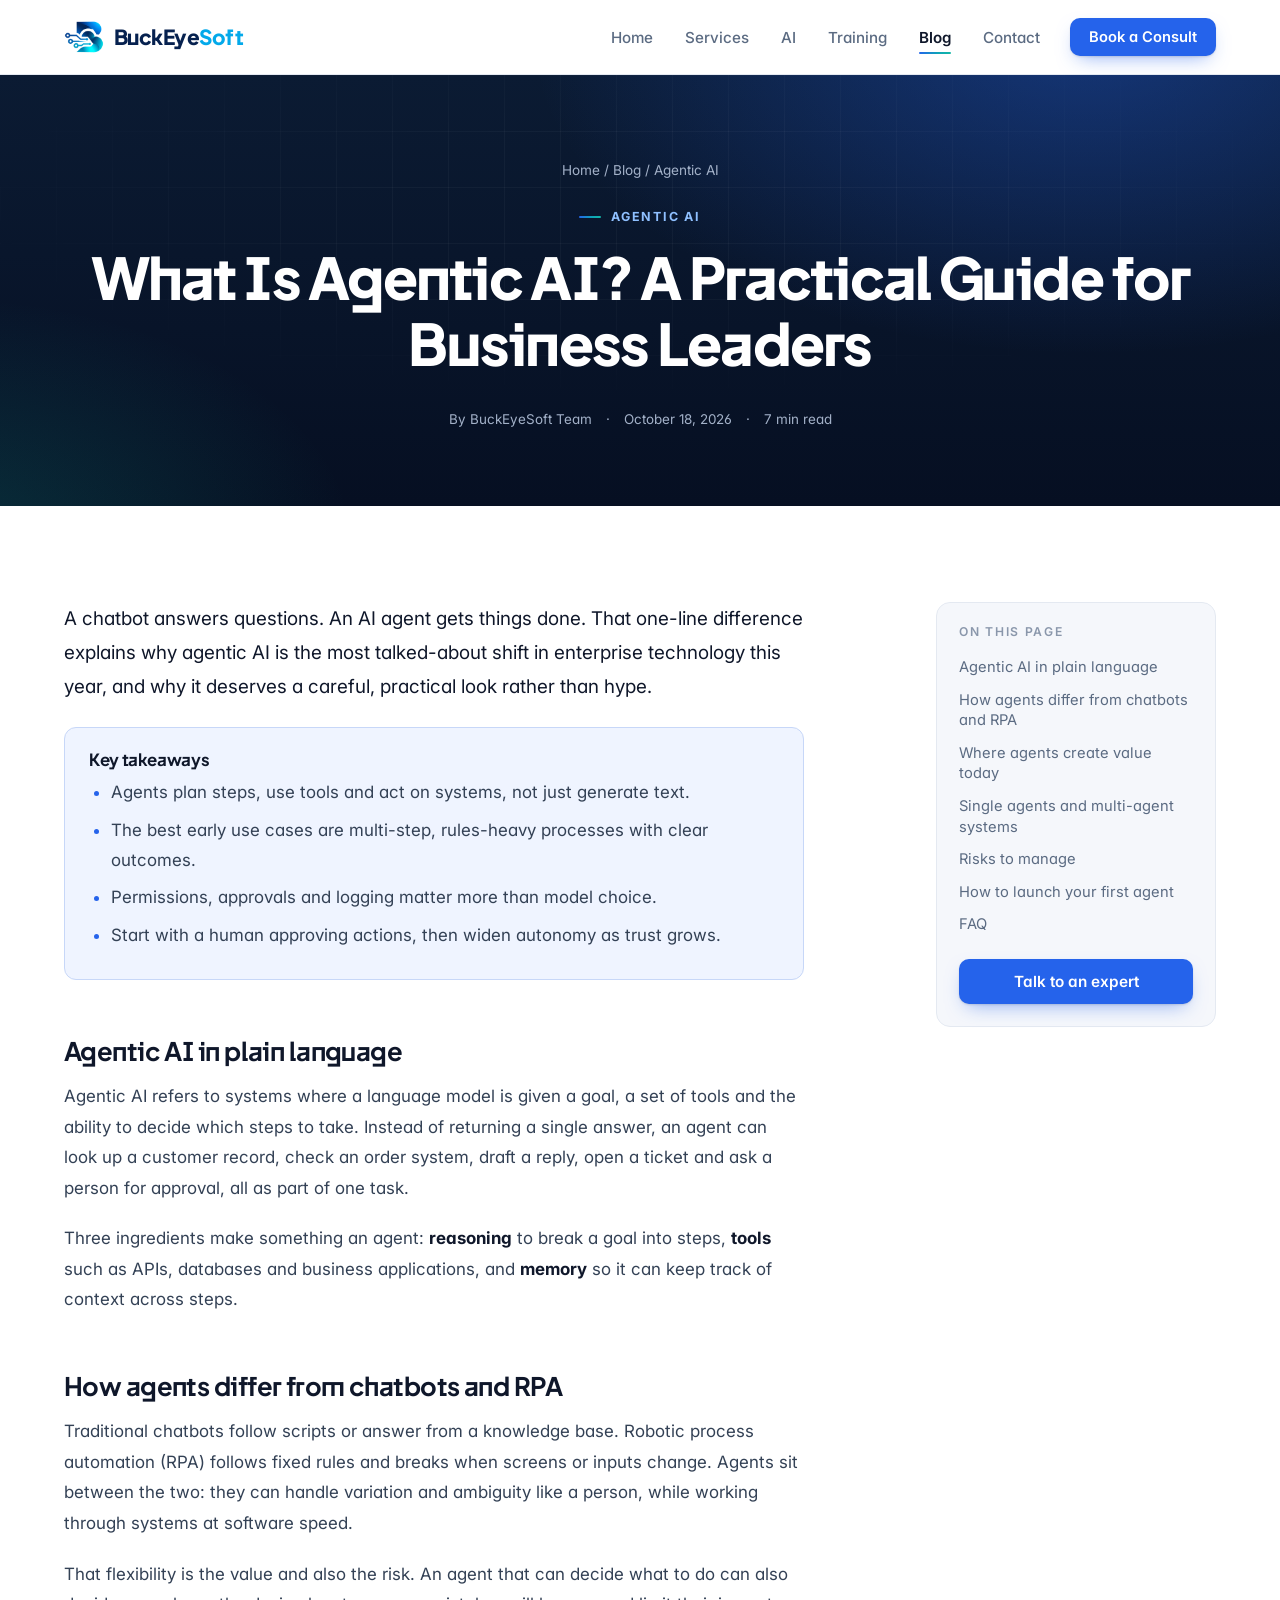
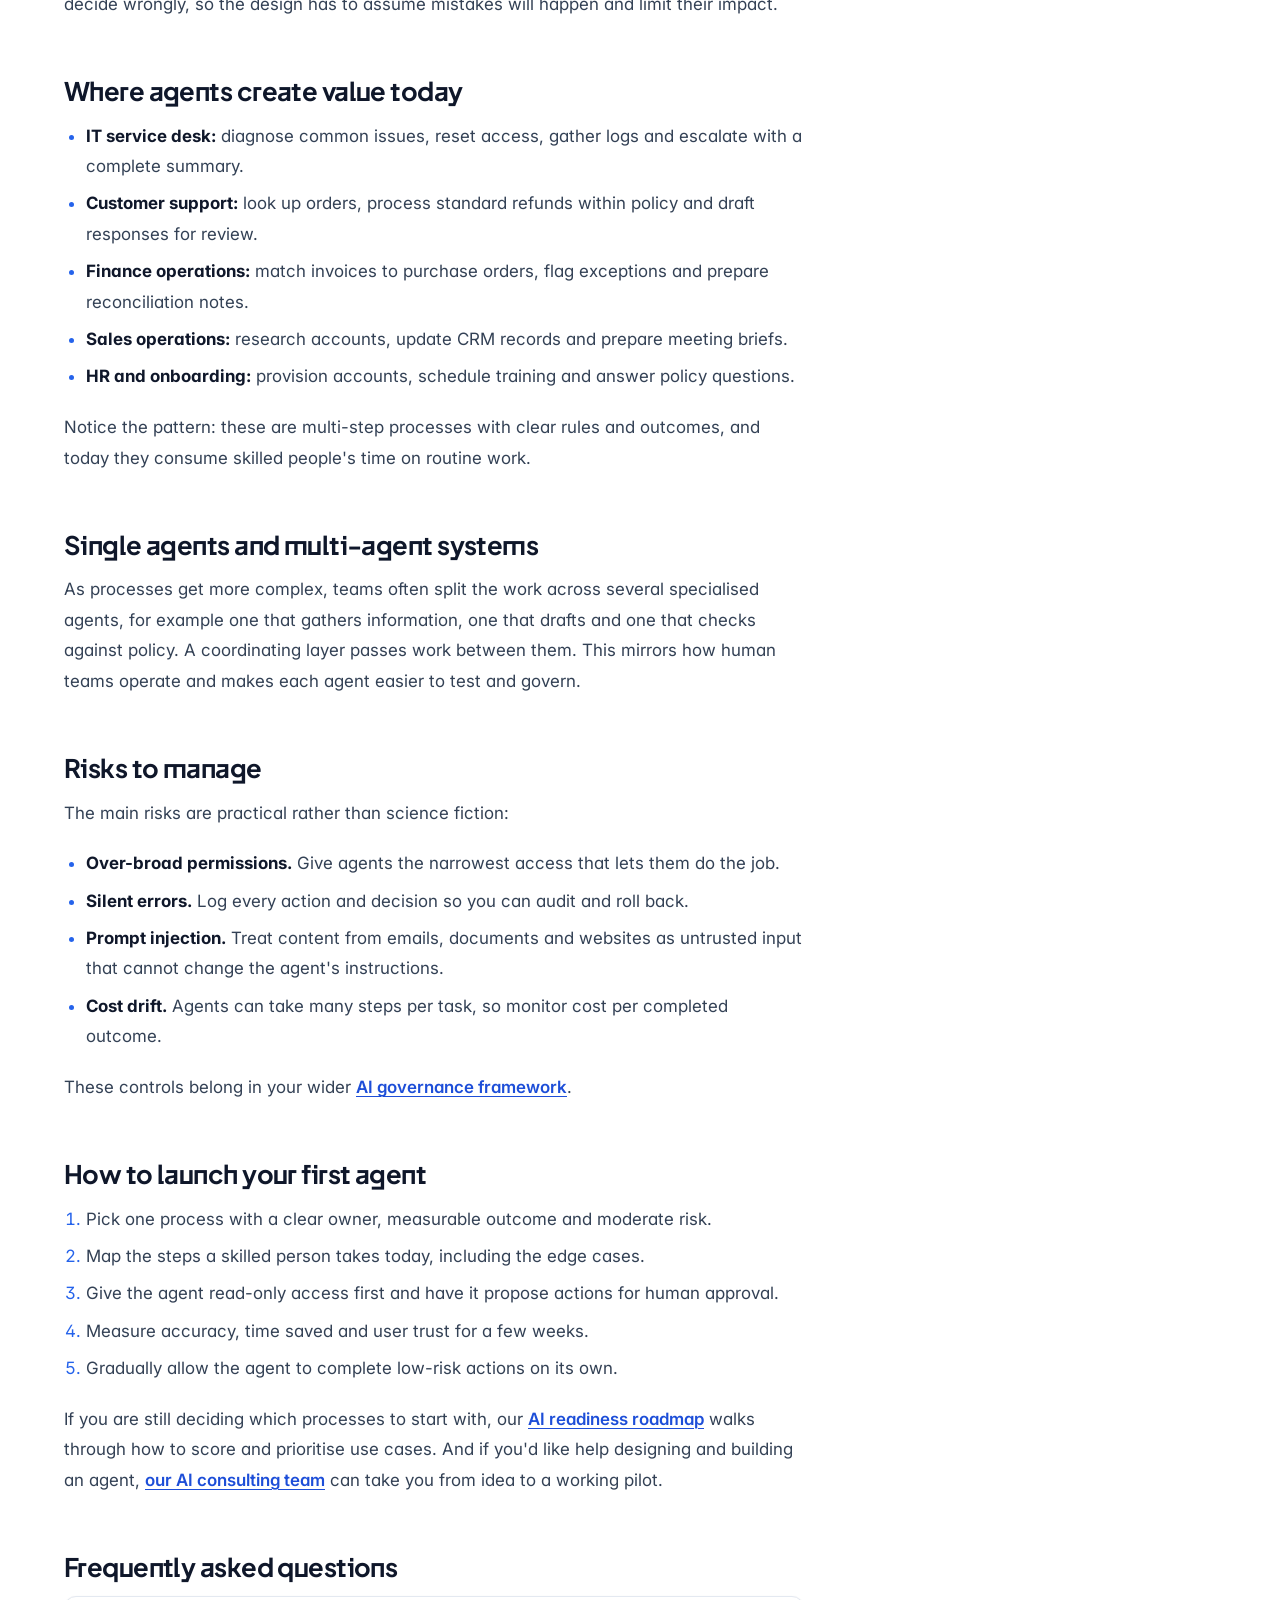
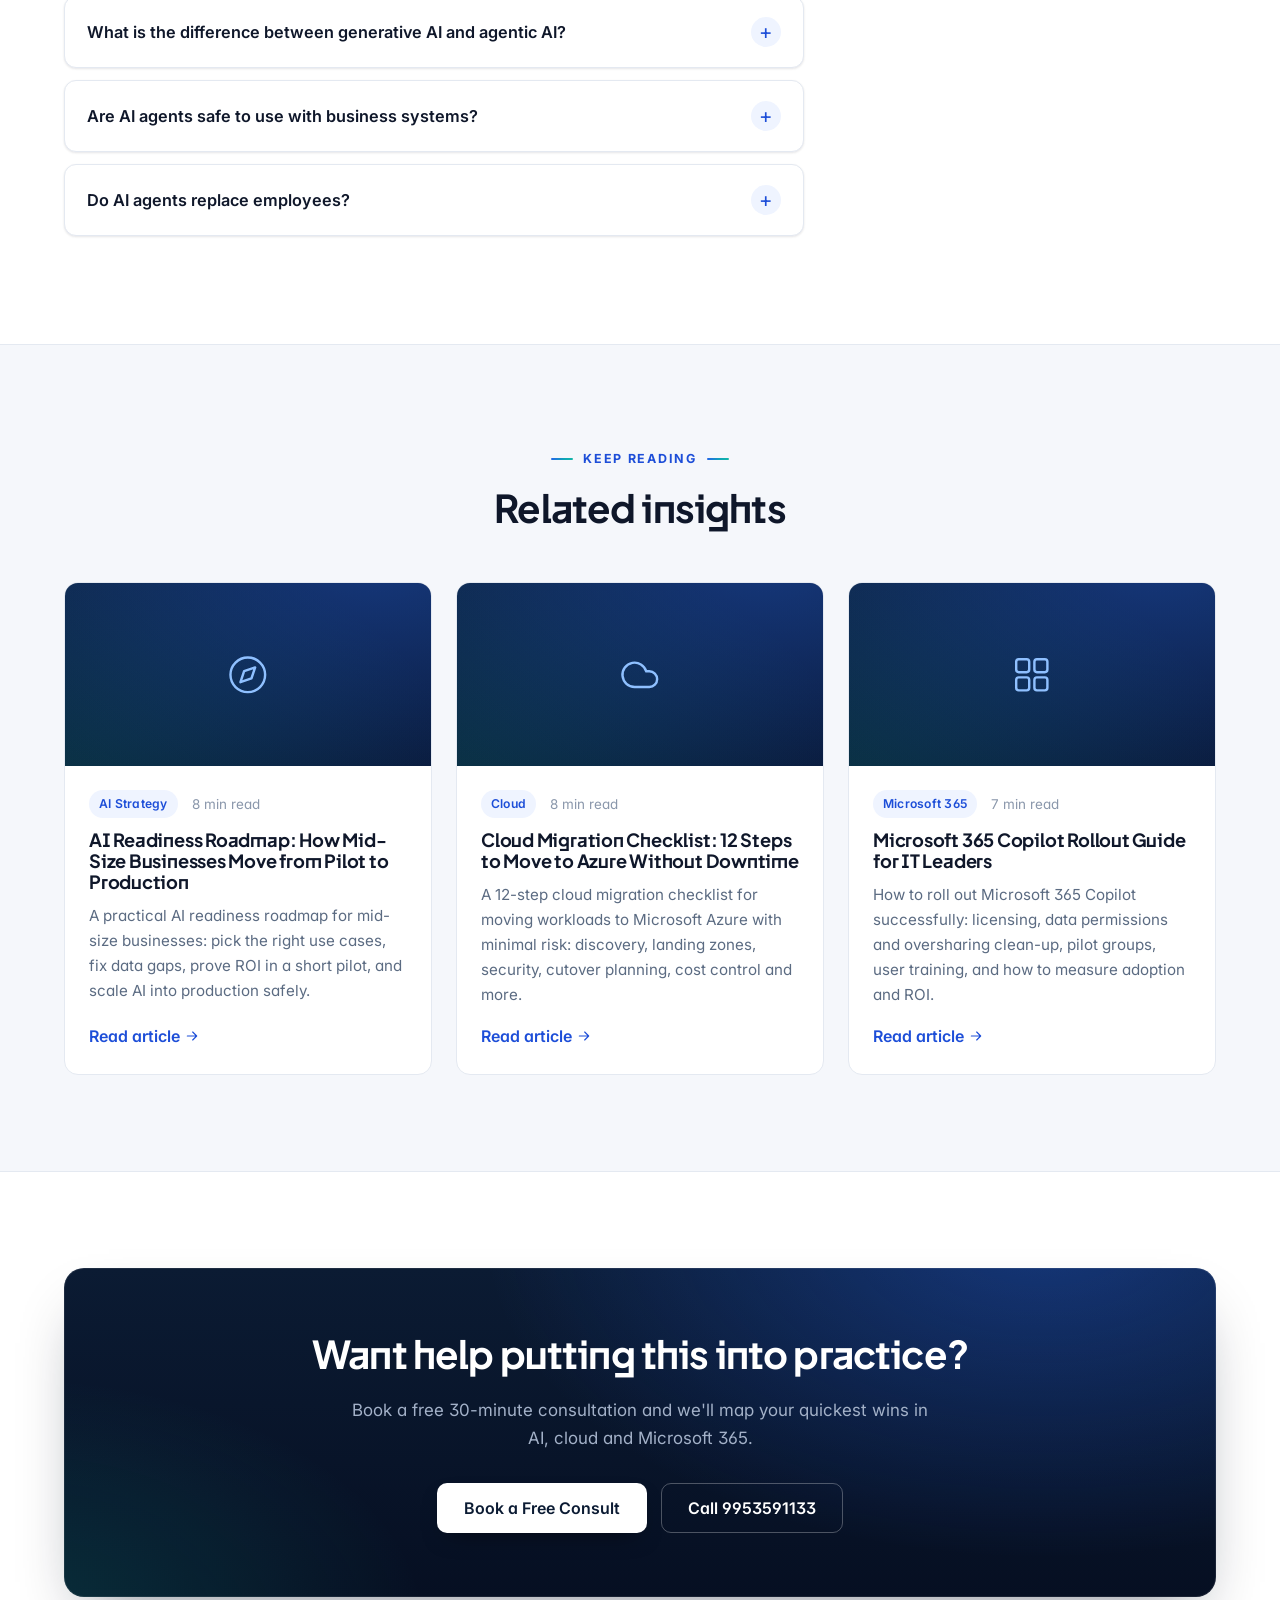
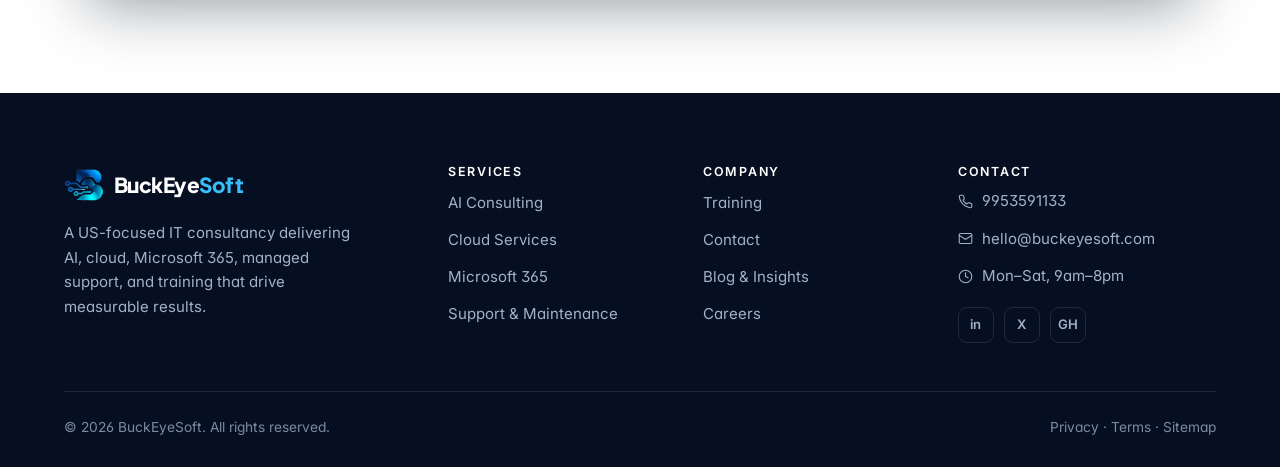
<file: blog/agentic-ai-for-business.html>
<!DOCTYPE html>
<html lang="en">
<head>
<meta charset="UTF-8">
<meta name="viewport" content="width=device-width, initial-scale=1.0">
<title>What Is Agentic AI? A Practical Guide for Business | BuckEyeSoft</title>
<meta name="description" content="Agentic AI explained in plain language: how AI agents differ from chatbots, where they create value today, the risks to manage, and how to launch your first agent safely.">
<meta name="robots" content="index, follow, max-image-preview:large">
<link rel="canonical" href="https://buckeyesoft.com/blog/agentic-ai-for-business.html">
<meta property="og:site_name" content="BuckEyeSoft">
<meta property="og:type" content="article">
<meta property="og:title" content="What Is Agentic AI? A Practical Guide for Business | BuckEyeSoft">
<meta property="og:description" content="Agentic AI explained in plain language: how AI agents differ from chatbots, where they create value today, the risks to manage, and how to launch your first agent safely.">
<meta property="og:url" content="https://buckeyesoft.com/blog/agentic-ai-for-business.html">
<meta property="og:image" content="https://buckeyesoft.com/assets/og-image.png">
<meta name="twitter:card" content="summary_large_image">
<meta property="article:published_time" content="2026-10-18">
<meta property="article:section" content="Agentic AI">
<link rel="alternate" type="application/rss+xml" title="BuckEyeSoft Insights" href="https://buckeyesoft.com/blog/feed.xml">
<link rel="preconnect" href="https://fonts.googleapis.com">
<link rel="preconnect" href="https://fonts.gstatic.com" crossorigin>
<link href="https://fonts.googleapis.com/css2?family=Inter:wght@400;500;600;700&family=Plus+Jakarta+Sans:wght@600;700;800&display=swap" rel="stylesheet">
<link rel="stylesheet" href="../assets/style.css">
<meta name="theme-color" content="#0b1b33">
<link rel="icon" type="image/png" sizes="32x32" href="../assets/favicon-32.png">
<link rel="icon" type="image/png" sizes="512x512" href="../assets/icon-512.png">
<link rel="apple-touch-icon" href="../assets/apple-touch-icon.png">
<script type="application/ld+json">
{
 "@context": "https://schema.org",
 "@type": "BlogPosting",
 "headline": "What Is Agentic AI? A Practical Guide for Business Leaders",
 "description": "Agentic AI explained in plain language: how AI agents differ from chatbots, where they create value today, the risks to manage, and how to launch your first agent safely.",
 "image": "https://buckeyesoft.com/assets/og-image.png",
 "datePublished": "2026-10-18",
 "dateModified": "2026-10-18",
 "author": {
  "@type": "Organization",
  "name": "BuckEyeSoft Team",
  "url": "https://buckeyesoft.com/"
 },
 "publisher": {
  "@type": "Organization",
  "name": "BuckEyeSoft",
  "url": "https://buckeyesoft.com/",
  "logo": {
   "@type": "ImageObject",
   "url": "https://buckeyesoft.com/assets/logo-full.png"
  }
 },
 "mainEntityOfPage": "https://buckeyesoft.com/blog/agentic-ai-for-business.html",
 "articleSection": "Agentic AI",
 "keywords": "agentic AI, AI agents, AI automation, enterprise AI",
 "wordCount": 614
}
</script>
<script type="application/ld+json">
{
 "@context": "https://schema.org",
 "@type": "BreadcrumbList",
 "itemListElement": [
  {
   "@type": "ListItem",
   "position": 1,
   "name": "Home",
   "item": "https://buckeyesoft.com/"
  },
  {
   "@type": "ListItem",
   "position": 2,
   "name": "Blog",
   "item": "https://buckeyesoft.com/blog/"
  },
  {
   "@type": "ListItem",
   "position": 3,
   "name": "What Is Agentic AI? A Practical Guide for Business Leaders",
   "item": "https://buckeyesoft.com/blog/agentic-ai-for-business.html"
  }
 ]
}
</script>
<script type="application/ld+json">
{
 "@context": "https://schema.org",
 "@type": "FAQPage",
 "mainEntity": [
  {
   "@type": "Question",
   "name": "What is the difference between generative AI and agentic AI?",
   "acceptedAnswer": {
    "@type": "Answer",
    "text": "Generative AI produces content such as text or images in response to a prompt. Agentic AI uses generative models to plan and carry out multi-step tasks, calling tools and business systems along the way."
   }
  },
  {
   "@type": "Question",
   "name": "Are AI agents safe to use with business systems?",
   "acceptedAnswer": {
    "@type": "Answer",
    "text": "They can be, when they run with narrow permissions, log every action, require human approval for higher-risk steps and treat external content as untrusted input."
   }
  },
  {
   "@type": "Question",
   "name": "Do AI agents replace employees?",
   "acceptedAnswer": {
    "@type": "Answer",
    "text": "In practice they take over routine, repetitive steps so people can focus on judgment, exceptions and customer relationships. Most successful deployments keep a person accountable for outcomes."
   }
  }
 ]
}
</script>
</head>
<body>

<header class="site-header">
  <nav class="nav container" aria-label="Main navigation">
    <a class="brand" href="../index.html"><img class="logo" src="../assets/logo-mark.png" alt="" width="40" height="40"><span>BuckEye<b>Soft</b></span></a>
    <ul class="nav-links">
      <li><a href="../index.html">Home</a></li>
      <li><a href="../services.html">Services</a></li>
      <li><a href="../ai.html">AI</a></li>
      <li><a href="../training.html">Training</a></li>
      <li><a href="../blog/">Blog</a></li>
      <li><a href="../contact.html">Contact</a></li>
      <li class="nav-cta"><a class="btn btn-primary" href="../contact.html">Book a Consult</a></li>
    </ul>
    <button class="nav-toggle" aria-label="Toggle menu"><span></span><span></span><span></span></button>
  </nav>
</header>

<section class="page-hero">
  <div class="container">
    <nav class="crumbs" aria-label="Breadcrumb"><a href="../index.html">Home</a> / <a href="./">Blog</a> / Agentic AI</nav>
    <span class="eyebrow">Agentic AI</span>
    <h1>What Is Agentic AI? A Practical Guide for Business Leaders</h1>
    <div class="post-meta"><span>By BuckEyeSoft Team</span><span>·</span><time datetime="2026-10-18">October 18, 2026</time><span>·</span><span>7 min read</span></div>
  </div>
</section>

<section class="section">
  <div class="container article-wrap">
    <article class="prose">
<p class="intro">A chatbot answers questions. An AI agent gets things done. That one-line difference explains why agentic AI is the most talked-about shift in enterprise technology this year, and why it deserves a careful, practical look rather than hype.</p>

<div class="callout"><h2>Key takeaways</h2><ul>
<li>Agents plan steps, use tools and act on systems, not just generate text.</li>
<li>The best early use cases are multi-step, rules-heavy processes with clear outcomes.</li>
<li>Permissions, approvals and logging matter more than model choice.</li>
<li>Start with a human approving actions, then widen autonomy as trust grows.</li>
</ul></div>

<h2 id="definition">Agentic AI in plain language</h2>
<p>Agentic AI refers to systems where a language model is given a goal, a set of tools and the ability to decide which steps to take. Instead of returning a single answer, an agent can look up a customer record, check an order system, draft a reply, open a ticket and ask a person for approval, all as part of one task.</p>
<p>Three ingredients make something an agent: <strong>reasoning</strong> to break a goal into steps, <strong>tools</strong> such as APIs, databases and business applications, and <strong>memory</strong> so it can keep track of context across steps.</p>

<h2 id="chatbots-vs-agents">How agents differ from chatbots and RPA</h2>
<p>Traditional chatbots follow scripts or answer from a knowledge base. Robotic process automation (RPA) follows fixed rules and breaks when screens or inputs change. Agents sit between the two: they can handle variation and ambiguity like a person, while working through systems at software speed.</p>
<p>That flexibility is the value and also the risk. An agent that can decide what to do can also decide wrongly, so the design has to assume mistakes will happen and limit their impact.</p>

<h2 id="use-cases">Where agents create value today</h2>
<ul>
<li><strong>IT service desk:</strong> diagnose common issues, reset access, gather logs and escalate with a complete summary.</li>
<li><strong>Customer support:</strong> look up orders, process standard refunds within policy and draft responses for review.</li>
<li><strong>Finance operations:</strong> match invoices to purchase orders, flag exceptions and prepare reconciliation notes.</li>
<li><strong>Sales operations:</strong> research accounts, update CRM records and prepare meeting briefs.</li>
<li><strong>HR and onboarding:</strong> provision accounts, schedule training and answer policy questions.</li>
</ul>
<p>Notice the pattern: these are multi-step processes with clear rules and outcomes, and today they consume skilled people's time on routine work.</p>

<h2 id="multi-agent">Single agents and multi-agent systems</h2>
<p>As processes get more complex, teams often split the work across several specialised agents, for example one that gathers information, one that drafts and one that checks against policy. A coordinating layer passes work between them. This mirrors how human teams operate and makes each agent easier to test and govern.</p>

<h2 id="risks">Risks to manage</h2>
<p>The main risks are practical rather than science fiction:</p>
<ul>
<li><strong>Over-broad permissions.</strong> Give agents the narrowest access that lets them do the job.</li>
<li><strong>Silent errors.</strong> Log every action and decision so you can audit and roll back.</li>
<li><strong>Prompt injection.</strong> Treat content from emails, documents and websites as untrusted input that cannot change the agent's instructions.</li>
<li><strong>Cost drift.</strong> Agents can take many steps per task, so monitor cost per completed outcome.</li>
</ul>
<p>These controls belong in your wider <a href="ai-governance-framework.html">AI governance framework</a>.</p>

<h2 id="first-agent">How to launch your first agent</h2>
<ol>
<li>Pick one process with a clear owner, measurable outcome and moderate risk.</li>
<li>Map the steps a skilled person takes today, including the edge cases.</li>
<li>Give the agent read-only access first and have it propose actions for human approval.</li>
<li>Measure accuracy, time saved and user trust for a few weeks.</li>
<li>Gradually allow the agent to complete low-risk actions on its own.</li>
</ol>
<p>If you are still deciding which processes to start with, our <a href="ai-readiness-roadmap.html">AI readiness roadmap</a> walks through how to score and prioritise use cases. And if you'd like help designing and building an agent, <a href="../ai.html">our AI consulting team</a> can take you from idea to a working pilot.</p>

      <h2 id="faq">Frequently asked questions</h2>
      <div class="faq-wrap" style="margin-top:0">
      <div class="faq-item reveal"><button class="faq-q">What is the difference between generative AI and agentic AI? <span class="pm">+</span></button><div class="faq-a"><p>Generative AI produces content such as text or images in response to a prompt. Agentic AI uses generative models to plan and carry out multi-step tasks, calling tools and business systems along the way.</p></div></div>
      <div class="faq-item reveal"><button class="faq-q">Are AI agents safe to use with business systems? <span class="pm">+</span></button><div class="faq-a"><p>They can be, when they run with narrow permissions, log every action, require human approval for higher-risk steps and treat external content as untrusted input.</p></div></div>
      <div class="faq-item reveal"><button class="faq-q">Do AI agents replace employees? <span class="pm">+</span></button><div class="faq-a"><p>In practice they take over routine, repetitive steps so people can focus on judgment, exceptions and customer relationships. Most successful deployments keep a person accountable for outcomes.</p></div></div>
      </div>
    </article>
    <aside class="toc" aria-label="On this page">
      <h2>On this page</h2>
      <ol>
          <li><a href="#definition">Agentic AI in plain language</a></li>
          <li><a href="#chatbots-vs-agents">How agents differ from chatbots and RPA</a></li>
          <li><a href="#use-cases">Where agents create value today</a></li>
          <li><a href="#multi-agent">Single agents and multi-agent systems</a></li>
          <li><a href="#risks">Risks to manage</a></li>
          <li><a href="#first-agent">How to launch your first agent</a></li>
          <li><a href="#faq">FAQ</a></li>
      </ol>
      <a class="btn btn-primary" href="../contact.html">Talk to an expert</a>
    </aside>
  </div>
</section>

<section class="section section-alt">
  <div class="container">
    <div class="center reveal"><span class="eyebrow">Keep reading</span><h2>Related insights</h2></div>
    <div class="post-grid mt-lg">
      <a class="post-card reveal" href="ai-readiness-roadmap.html">
        <div class="post-thumb"><svg class="i" viewBox="0 0 24 24" aria-hidden="true"><circle cx="12" cy="12" r="10"/><path d="m16.24 7.76-2.12 6.36-6.36 2.12 2.12-6.36 6.36-2.12z"/></svg></div>
        <div class="post-body">
          <div class="post-meta"><span class="tag">AI Strategy</span><span>8 min read</span></div>
          <h3>AI Readiness Roadmap: How Mid-Size Businesses Move from Pilot to Production</h3>
          <p>A practical AI readiness roadmap for mid-size businesses: pick the right use cases, fix data gaps, prove ROI in a short pilot, and scale AI into production safely.</p>
          <span class="more link">Read article <svg class="i" viewBox="0 0 24 24" aria-hidden="true"><path d="M5 12h14M13 6l6 6-6 6"/></svg></span>
        </div>
      </a>
      <a class="post-card reveal" href="azure-cloud-migration-checklist.html">
        <div class="post-thumb"><svg class="i" viewBox="0 0 24 24" aria-hidden="true"><path d="M17.5 19H9a7 7 0 1 1 6.71-9h1.79a4.5 4.5 0 1 1 0 9Z"/></svg></div>
        <div class="post-body">
          <div class="post-meta"><span class="tag">Cloud</span><span>8 min read</span></div>
          <h3>Cloud Migration Checklist: 12 Steps to Move to Azure Without Downtime</h3>
          <p>A 12-step cloud migration checklist for moving workloads to Microsoft Azure with minimal risk: discovery, landing zones, security, cutover planning, cost control and more.</p>
          <span class="more link">Read article <svg class="i" viewBox="0 0 24 24" aria-hidden="true"><path d="M5 12h14M13 6l6 6-6 6"/></svg></span>
        </div>
      </a>
      <a class="post-card reveal" href="microsoft-365-copilot-rollout.html">
        <div class="post-thumb"><svg class="i" viewBox="0 0 24 24" aria-hidden="true"><rect x="3" y="3" width="7.5" height="7.5" rx="1.5"/><rect x="13.5" y="3" width="7.5" height="7.5" rx="1.5"/><rect x="3" y="13.5" width="7.5" height="7.5" rx="1.5"/><rect x="13.5" y="13.5" width="7.5" height="7.5" rx="1.5"/></svg></div>
        <div class="post-body">
          <div class="post-meta"><span class="tag">Microsoft 365</span><span>7 min read</span></div>
          <h3>Microsoft 365 Copilot Rollout Guide for IT Leaders</h3>
          <p>How to roll out Microsoft 365 Copilot successfully: licensing, data permissions and oversharing clean-up, pilot groups, user training, and how to measure adoption and ROI.</p>
          <span class="more link">Read article <svg class="i" viewBox="0 0 24 24" aria-hidden="true"><path d="M5 12h14M13 6l6 6-6 6"/></svg></span>
        </div>
      </a>
    </div>
  </div>
</section>

<section class="section">
  <div class="container">
    <div class="cta-band reveal">
      <h2>Want help putting this into practice?</h2>
      <p>Book a free 30-minute consultation and we'll map your quickest wins in AI, cloud and Microsoft 365.</p>
      <div class="btn-row btn-row-center">
        <a class="btn btn-primary btn-lg" href="../contact.html">Book a Free Consult</a>
        <a class="btn btn-ghost btn-lg" href="tel:9953591133">Call 9953591133</a>
      </div>
    </div>
  </div>
</section>

<footer class="site-footer">
  <div class="container">
    <div class="footer-grid">
      <div class="footer-brand">
        <a class="brand" href="../index.html"><img class="logo" src="../assets/logo-mark.png" alt="" width="40" height="40"><span>BuckEye<b>Soft</b></span></a>
        <p>A US-focused IT consultancy delivering AI, cloud, Microsoft 365, managed support, and training that drive measurable results.</p>
      </div>
      <div><h4>Services</h4><ul>
        <li><a href="../ai.html">AI Consulting</a></li>
        <li><a href="../services.html#cloud">Cloud Services</a></li>
        <li><a href="../services.html#o365">Microsoft 365</a></li>
        <li><a href="../services.html#support">Support &amp; Maintenance</a></li>
      </ul></div>
      <div><h4>Company</h4><ul>
        <li><a href="../training.html">Training</a></li>
        <li><a href="../contact.html">Contact</a></li>
        <li><a href="../blog/">Blog &amp; Insights</a></li>
        <li><a href="../contact.html">Careers</a></li>
      </ul></div>
      <div><h4>Contact</h4><ul>
        <li><a href="tel:9953591133"><svg class="i" viewBox="0 0 24 24" aria-hidden="true"><path d="M22 16.92v3a2 2 0 0 1-2.18 2 19.79 19.79 0 0 1-8.63-3.07 19.5 19.5 0 0 1-6-6 19.79 19.79 0 0 1-3.07-8.67A2 2 0 0 1 4.11 2h3a2 2 0 0 1 2 1.72c.13.96.36 1.9.7 2.81a2 2 0 0 1-.45 2.11L8.09 9.91a16 16 0 0 0 6 6l1.27-1.27a2 2 0 0 1 2.11-.45c.91.34 1.85.57 2.81.7A2 2 0 0 1 22 16.92z"/></svg> 9953591133</a></li>
        <li><a href="mailto:hello@buckeyesoft.com"><svg class="i" viewBox="0 0 24 24" aria-hidden="true"><rect x="2" y="4" width="20" height="16" rx="2"/><path d="m22 7-8.97 5.7a1.94 1.94 0 0 1-2.06 0L2 7"/></svg> hello@buckeyesoft.com</a></li>
        <li><span><svg class="i" viewBox="0 0 24 24" aria-hidden="true"><circle cx="12" cy="12" r="10"/><path d="M12 6v6l4 2"/></svg> Mon–Sat, 9am–8pm</span></li>
      </ul>
      <div class="socials"><a href="#">in</a><a href="#">X</a><a href="#">GH</a></div></div>
    </div>
    <div class="footer-bottom">
      <span>© 2026 BuckEyeSoft. All rights reserved.</span>
      <span><a href="#">Privacy</a> · <a href="#">Terms</a> · <a href="../sitemap.xml">Sitemap</a></span>
    </div>
  </div>
</footer>

<script src="../assets/main.js" defer></script>
</body>
</html>
</file>
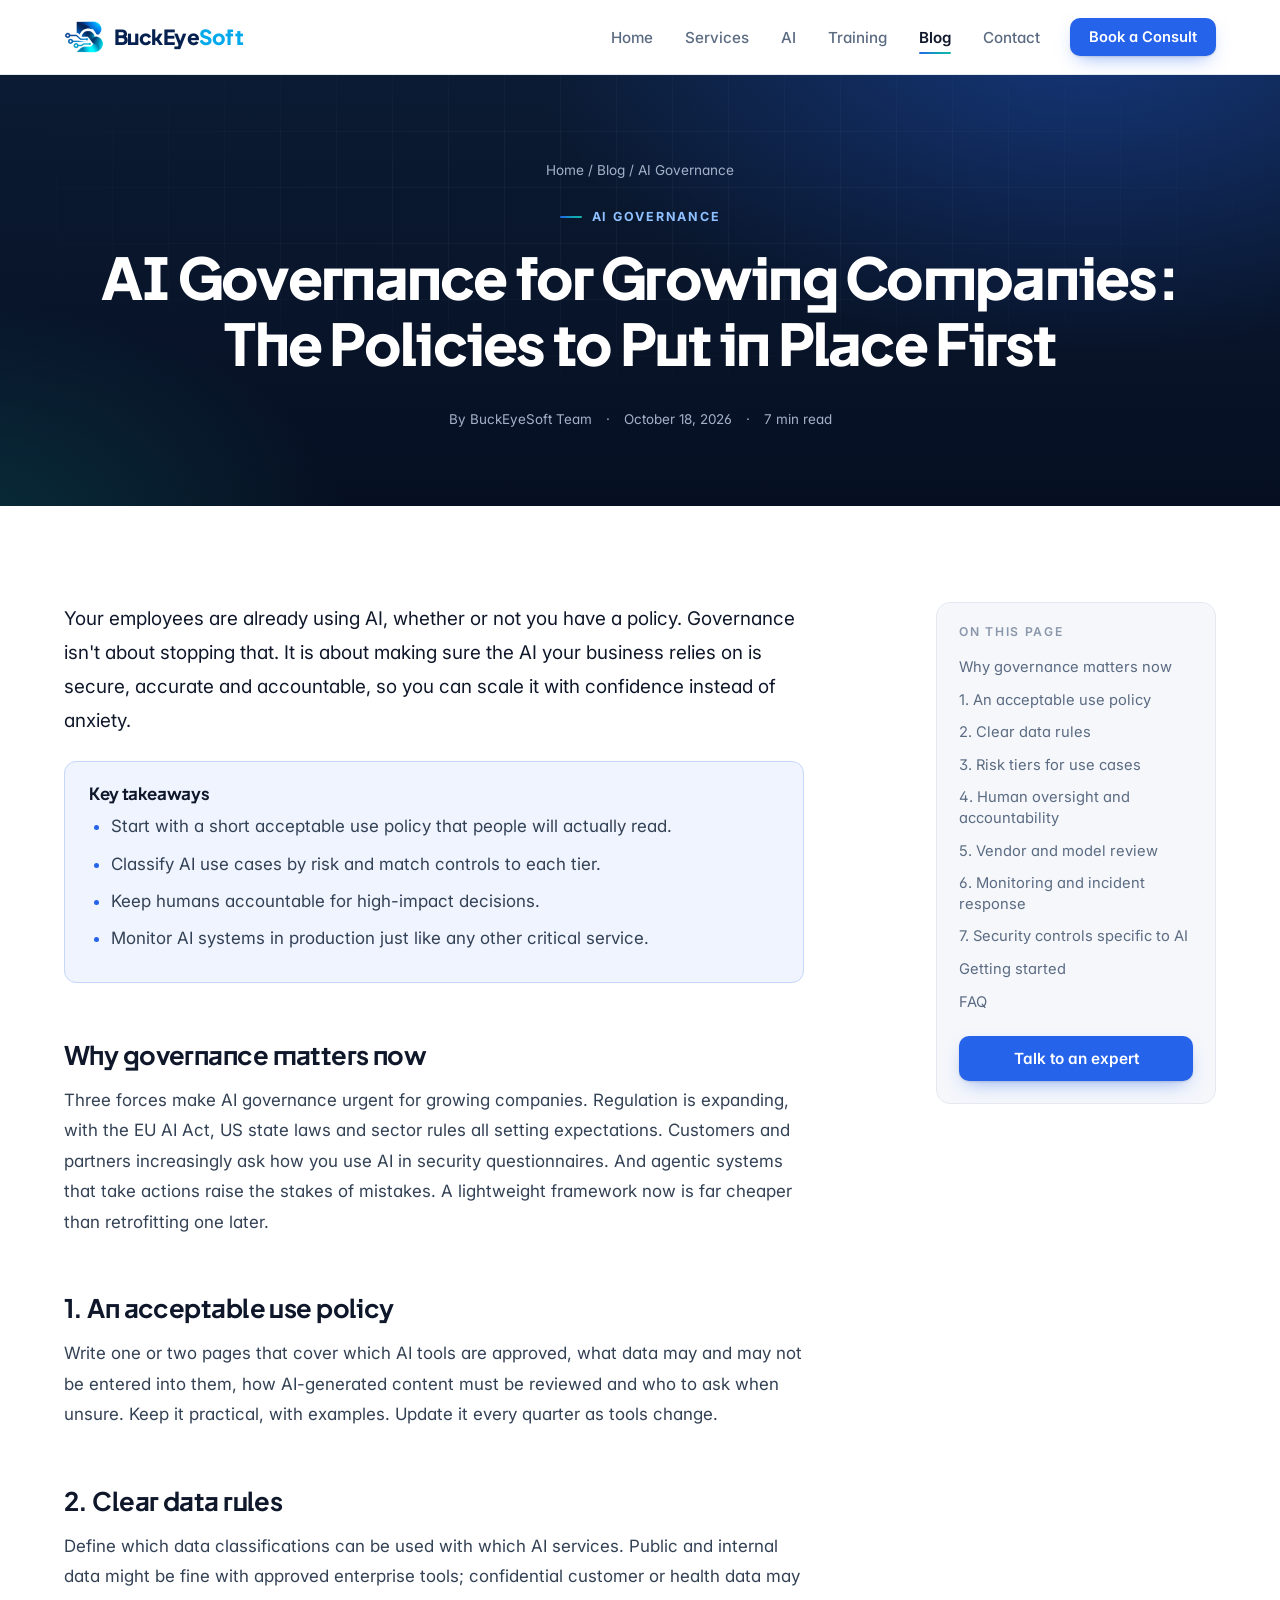
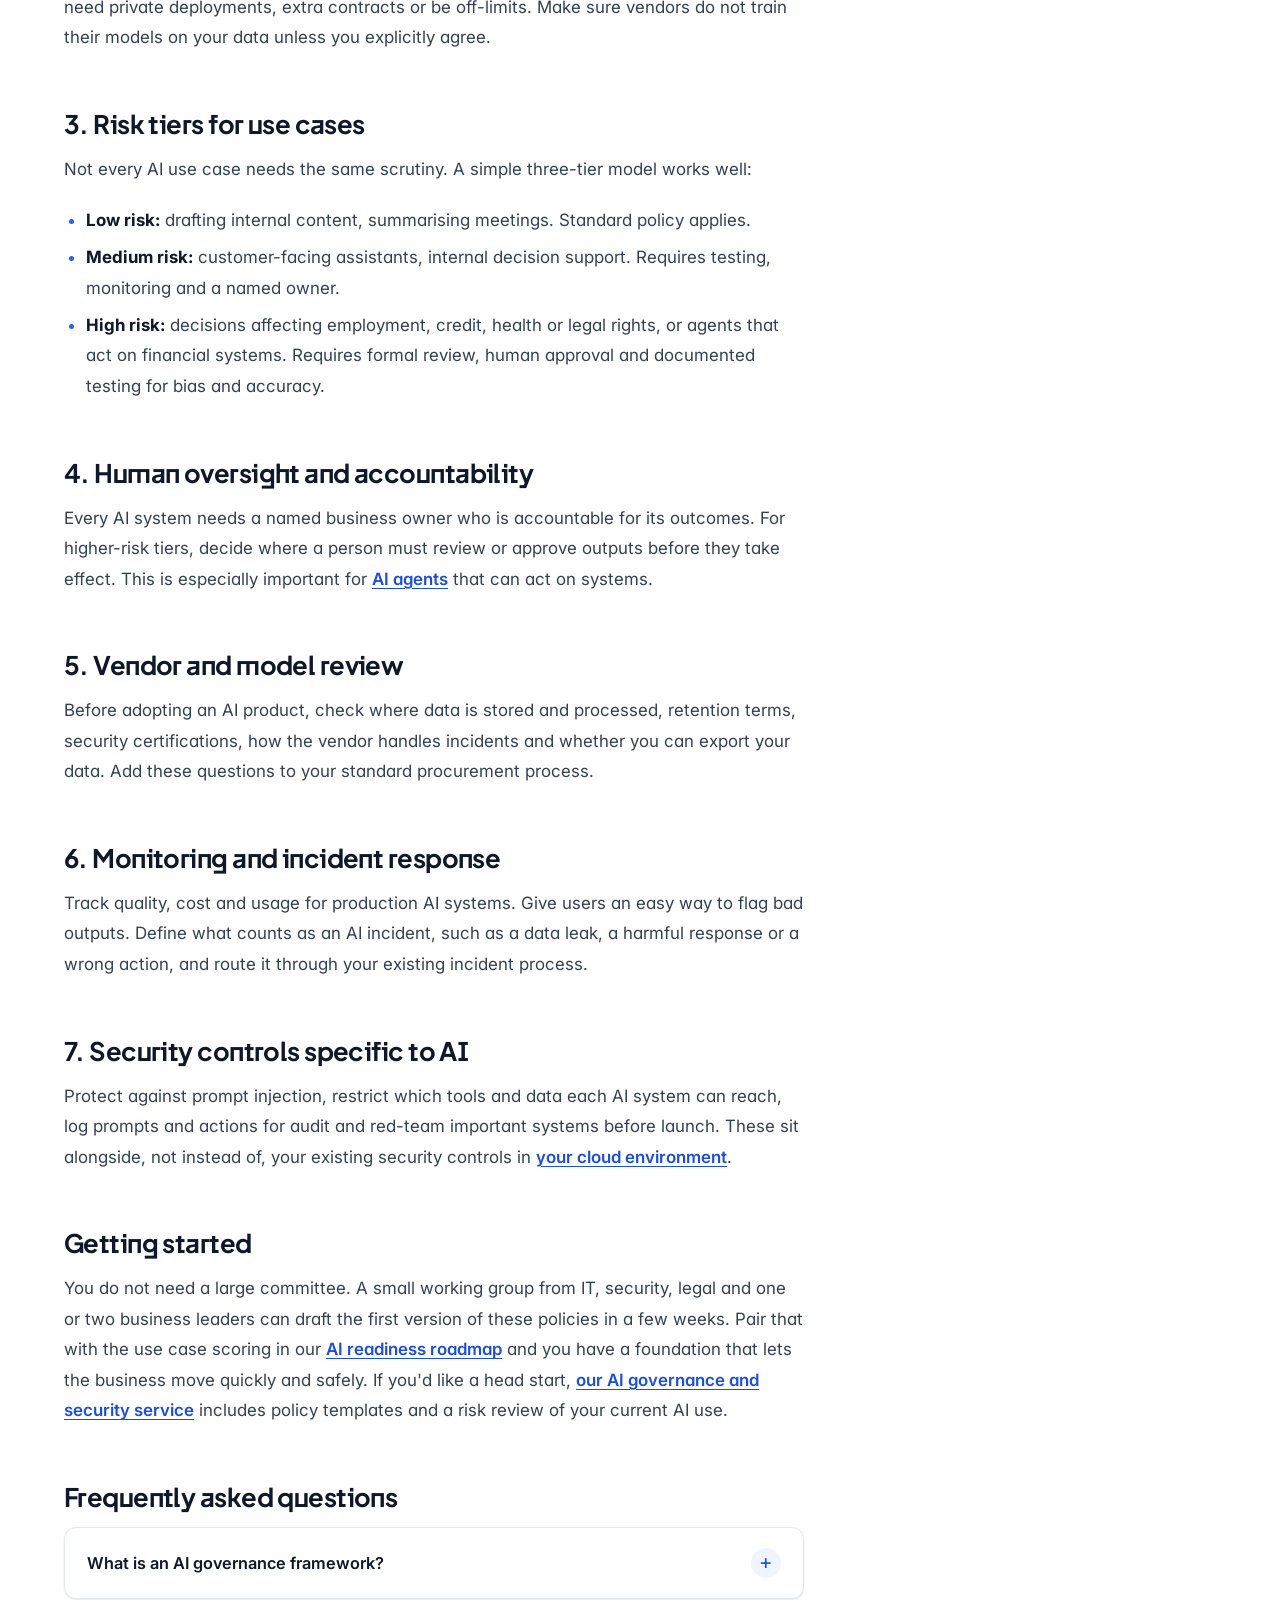
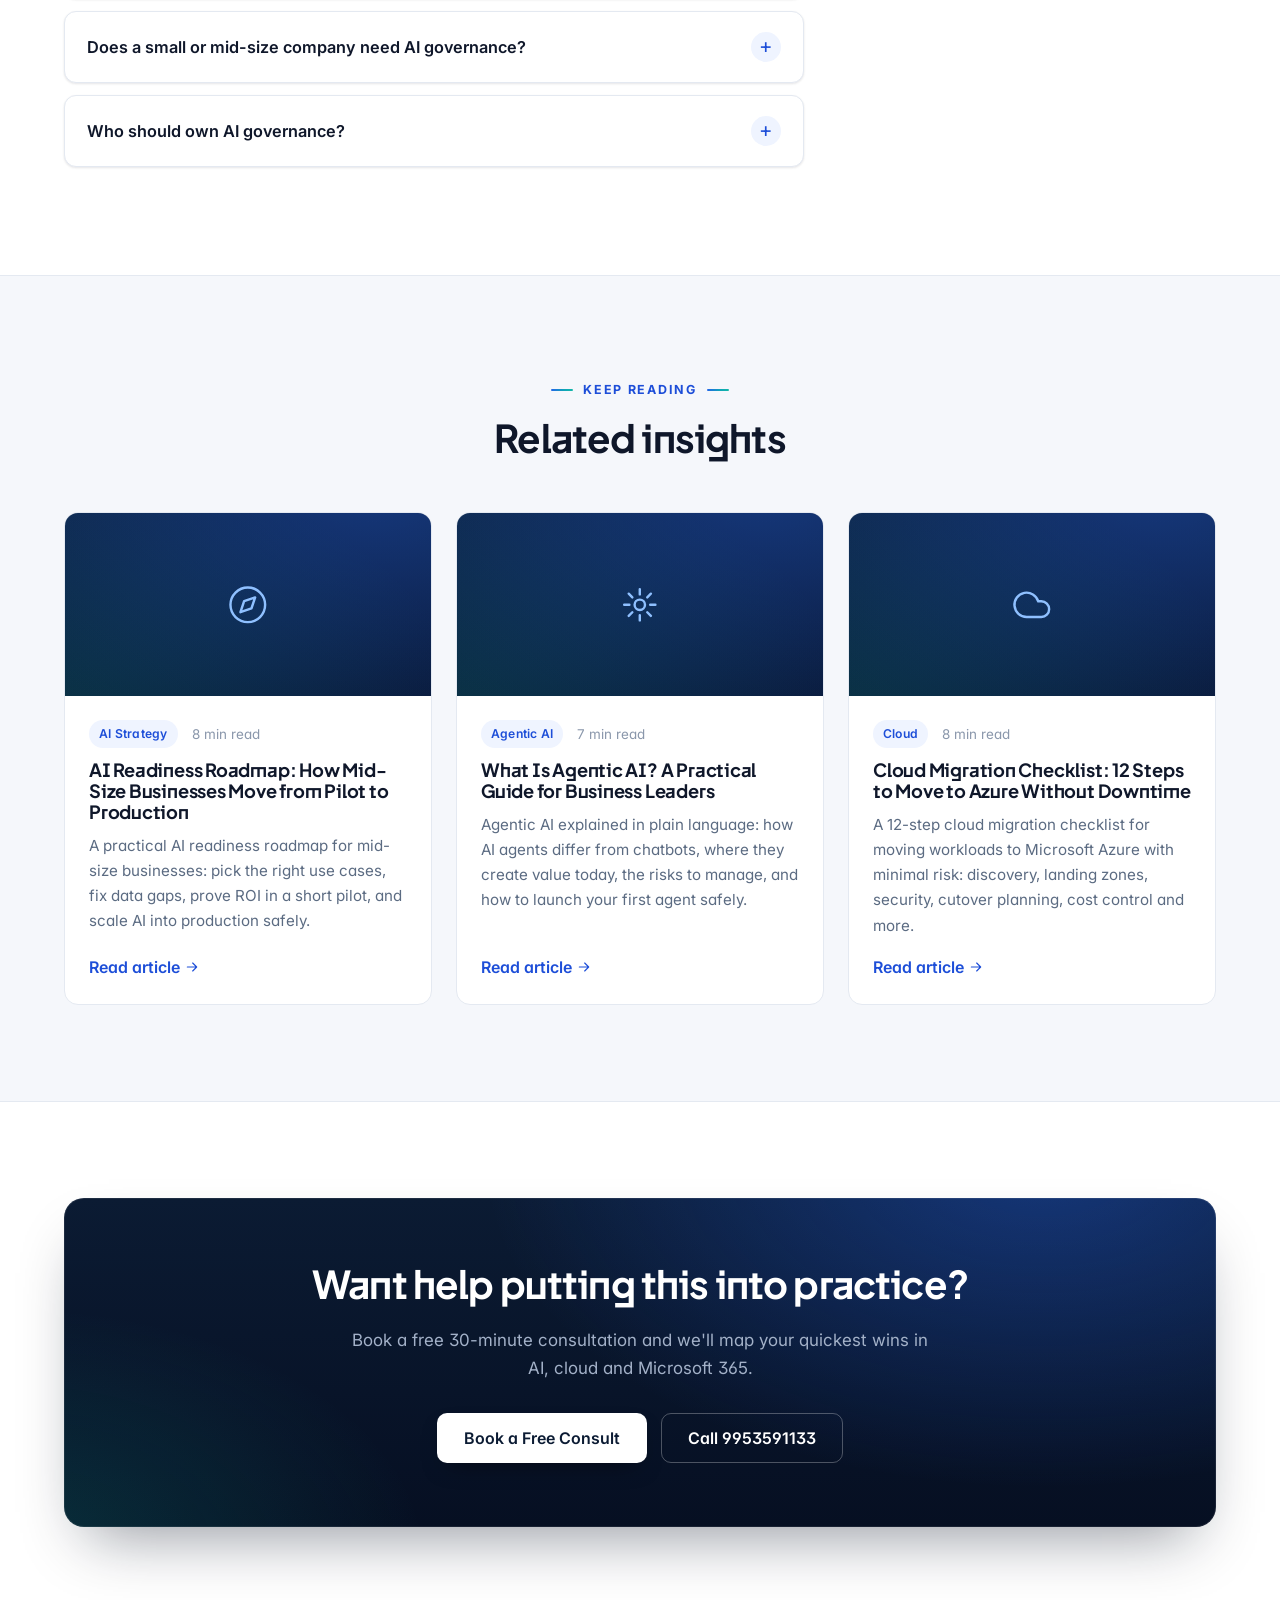
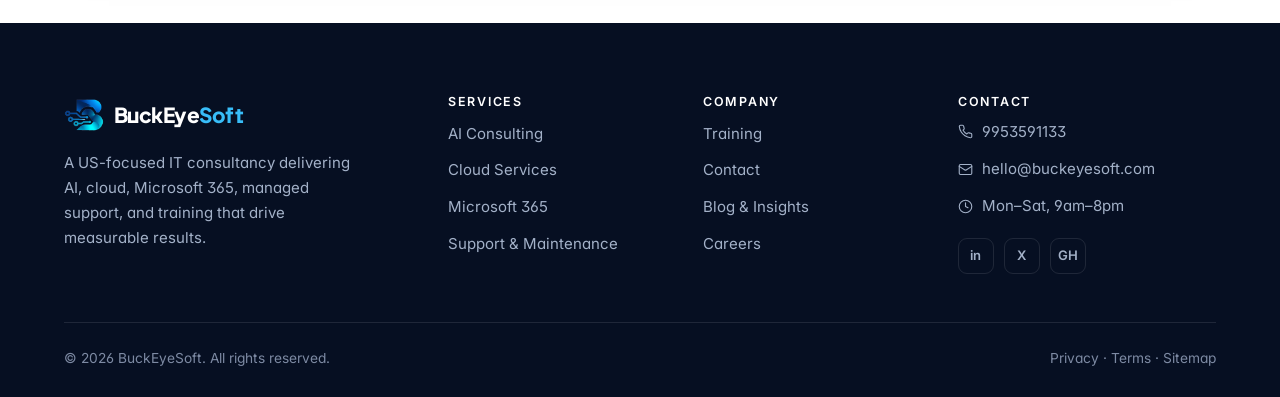
<file: blog/ai-governance-framework.html>
<!DOCTYPE html>
<html lang="en">
<head>
<meta charset="UTF-8">
<meta name="viewport" content="width=device-width, initial-scale=1.0">
<title>AI Governance Framework for Growing Companies | BuckEyeSoft</title>
<meta name="description" content="A lightweight AI governance framework for growing companies: acceptable use policy, data rules, risk tiers, human oversight, vendor review and monitoring, without slowing innovation.">
<meta name="robots" content="index, follow, max-image-preview:large">
<link rel="canonical" href="https://buckeyesoft.com/blog/ai-governance-framework.html">
<meta property="og:site_name" content="BuckEyeSoft">
<meta property="og:type" content="article">
<meta property="og:title" content="AI Governance Framework for Growing Companies | BuckEyeSoft">
<meta property="og:description" content="A lightweight AI governance framework for growing companies: acceptable use policy, data rules, risk tiers, human oversight, vendor review and monitoring, without slowing innovation.">
<meta property="og:url" content="https://buckeyesoft.com/blog/ai-governance-framework.html">
<meta property="og:image" content="https://buckeyesoft.com/assets/og-image.png">
<meta name="twitter:card" content="summary_large_image">
<meta property="article:published_time" content="2026-10-18">
<meta property="article:section" content="AI Governance">
<link rel="alternate" type="application/rss+xml" title="BuckEyeSoft Insights" href="https://buckeyesoft.com/blog/feed.xml">
<link rel="preconnect" href="https://fonts.googleapis.com">
<link rel="preconnect" href="https://fonts.gstatic.com" crossorigin>
<link href="https://fonts.googleapis.com/css2?family=Inter:wght@400;500;600;700&family=Plus+Jakarta+Sans:wght@600;700;800&display=swap" rel="stylesheet">
<link rel="stylesheet" href="../assets/style.css">
<meta name="theme-color" content="#0b1b33">
<link rel="icon" type="image/png" sizes="32x32" href="../assets/favicon-32.png">
<link rel="icon" type="image/png" sizes="512x512" href="../assets/icon-512.png">
<link rel="apple-touch-icon" href="../assets/apple-touch-icon.png">
<script type="application/ld+json">
{
 "@context": "https://schema.org",
 "@type": "BlogPosting",
 "headline": "AI Governance for Growing Companies: The Policies to Put in Place First",
 "description": "A lightweight AI governance framework for growing companies: acceptable use policy, data rules, risk tiers, human oversight, vendor review and monitoring, without slowing innovation.",
 "image": "https://buckeyesoft.com/assets/og-image.png",
 "datePublished": "2026-10-18",
 "dateModified": "2026-10-18",
 "author": {
  "@type": "Organization",
  "name": "BuckEyeSoft Team",
  "url": "https://buckeyesoft.com/"
 },
 "publisher": {
  "@type": "Organization",
  "name": "BuckEyeSoft",
  "url": "https://buckeyesoft.com/",
  "logo": {
   "@type": "ImageObject",
   "url": "https://buckeyesoft.com/assets/logo-full.png"
  }
 },
 "mainEntityOfPage": "https://buckeyesoft.com/blog/ai-governance-framework.html",
 "articleSection": "AI Governance",
 "keywords": "AI governance, responsible AI, AI policy, AI security",
 "wordCount": 600
}
</script>
<script type="application/ld+json">
{
 "@context": "https://schema.org",
 "@type": "BreadcrumbList",
 "itemListElement": [
  {
   "@type": "ListItem",
   "position": 1,
   "name": "Home",
   "item": "https://buckeyesoft.com/"
  },
  {
   "@type": "ListItem",
   "position": 2,
   "name": "Blog",
   "item": "https://buckeyesoft.com/blog/"
  },
  {
   "@type": "ListItem",
   "position": 3,
   "name": "AI Governance for Growing Companies: The Policies to Put in Place First",
   "item": "https://buckeyesoft.com/blog/ai-governance-framework.html"
  }
 ]
}
</script>
<script type="application/ld+json">
{
 "@context": "https://schema.org",
 "@type": "FAQPage",
 "mainEntity": [
  {
   "@type": "Question",
   "name": "What is an AI governance framework?",
   "acceptedAnswer": {
    "@type": "Answer",
    "text": "It is the set of policies, roles and controls that decide how an organisation selects, builds, uses and monitors AI systems so they remain secure, compliant, accurate and accountable."
   }
  },
  {
   "@type": "Question",
   "name": "Does a small or mid-size company need AI governance?",
   "acceptedAnswer": {
    "@type": "Answer",
    "text": "Yes, though it can be lightweight. A short acceptable use policy, data rules, risk tiers and named owners cover most of the risk without slowing teams down."
   }
  },
  {
   "@type": "Question",
   "name": "Who should own AI governance?",
   "acceptedAnswer": {
    "@type": "Answer",
    "text": "A small cross-functional group spanning IT, security, legal and business leadership works best, with a named owner accountable for each AI system in production."
   }
  }
 ]
}
</script>
</head>
<body>

<header class="site-header">
  <nav class="nav container" aria-label="Main navigation">
    <a class="brand" href="../index.html"><img class="logo" src="../assets/logo-mark.png" alt="" width="40" height="40"><span>BuckEye<b>Soft</b></span></a>
    <ul class="nav-links">
      <li><a href="../index.html">Home</a></li>
      <li><a href="../services.html">Services</a></li>
      <li><a href="../ai.html">AI</a></li>
      <li><a href="../training.html">Training</a></li>
      <li><a href="../blog/">Blog</a></li>
      <li><a href="../contact.html">Contact</a></li>
      <li class="nav-cta"><a class="btn btn-primary" href="../contact.html">Book a Consult</a></li>
    </ul>
    <button class="nav-toggle" aria-label="Toggle menu"><span></span><span></span><span></span></button>
  </nav>
</header>

<section class="page-hero">
  <div class="container">
    <nav class="crumbs" aria-label="Breadcrumb"><a href="../index.html">Home</a> / <a href="./">Blog</a> / AI Governance</nav>
    <span class="eyebrow">AI Governance</span>
    <h1>AI Governance for Growing Companies: The Policies to Put in Place First</h1>
    <div class="post-meta"><span>By BuckEyeSoft Team</span><span>·</span><time datetime="2026-10-18">October 18, 2026</time><span>·</span><span>7 min read</span></div>
  </div>
</section>

<section class="section">
  <div class="container article-wrap">
    <article class="prose">
<p class="intro">Your employees are already using AI, whether or not you have a policy. Governance isn't about stopping that. It is about making sure the AI your business relies on is secure, accurate and accountable, so you can scale it with confidence instead of anxiety.</p>

<div class="callout"><h2>Key takeaways</h2><ul>
<li>Start with a short acceptable use policy that people will actually read.</li>
<li>Classify AI use cases by risk and match controls to each tier.</li>
<li>Keep humans accountable for high-impact decisions.</li>
<li>Monitor AI systems in production just like any other critical service.</li>
</ul></div>

<h2 id="why">Why governance matters now</h2>
<p>Three forces make AI governance urgent for growing companies. Regulation is expanding, with the EU AI Act, US state laws and sector rules all setting expectations. Customers and partners increasingly ask how you use AI in security questionnaires. And agentic systems that take actions raise the stakes of mistakes. A lightweight framework now is far cheaper than retrofitting one later.</p>

<h2 id="policy">1. An acceptable use policy</h2>
<p>Write one or two pages that cover which AI tools are approved, what data may and may not be entered into them, how AI-generated content must be reviewed and who to ask when unsure. Keep it practical, with examples. Update it every quarter as tools change.</p>

<h2 id="data">2. Clear data rules</h2>
<p>Define which data classifications can be used with which AI services. Public and internal data might be fine with approved enterprise tools; confidential customer or health data may need private deployments, extra contracts or be off-limits. Make sure vendors do not train their models on your data unless you explicitly agree.</p>

<h2 id="risk">3. Risk tiers for use cases</h2>
<p>Not every AI use case needs the same scrutiny. A simple three-tier model works well:</p>
<ul>
<li><strong>Low risk:</strong> drafting internal content, summarising meetings. Standard policy applies.</li>
<li><strong>Medium risk:</strong> customer-facing assistants, internal decision support. Requires testing, monitoring and a named owner.</li>
<li><strong>High risk:</strong> decisions affecting employment, credit, health or legal rights, or agents that act on financial systems. Requires formal review, human approval and documented testing for bias and accuracy.</li>
</ul>

<h2 id="oversight">4. Human oversight and accountability</h2>
<p>Every AI system needs a named business owner who is accountable for its outcomes. For higher-risk tiers, decide where a person must review or approve outputs before they take effect. This is especially important for <a href="agentic-ai-for-business.html">AI agents</a> that can act on systems.</p>

<h2 id="vendors">5. Vendor and model review</h2>
<p>Before adopting an AI product, check where data is stored and processed, retention terms, security certifications, how the vendor handles incidents and whether you can export your data. Add these questions to your standard procurement process.</p>

<h2 id="monitoring">6. Monitoring and incident response</h2>
<p>Track quality, cost and usage for production AI systems. Give users an easy way to flag bad outputs. Define what counts as an AI incident, such as a data leak, a harmful response or a wrong action, and route it through your existing incident process.</p>

<h2 id="security">7. Security controls specific to AI</h2>
<p>Protect against prompt injection, restrict which tools and data each AI system can reach, log prompts and actions for audit and red-team important systems before launch. These sit alongside, not instead of, your existing security controls in <a href="azure-cloud-migration-checklist.html">your cloud environment</a>.</p>

<h2 id="start">Getting started</h2>
<p>You do not need a large committee. A small working group from IT, security, legal and one or two business leaders can draft the first version of these policies in a few weeks. Pair that with the use case scoring in our <a href="ai-readiness-roadmap.html">AI readiness roadmap</a> and you have a foundation that lets the business move quickly and safely. If you'd like a head start, <a href="../ai.html#approach">our AI governance and security service</a> includes policy templates and a risk review of your current AI use.</p>

      <h2 id="faq">Frequently asked questions</h2>
      <div class="faq-wrap" style="margin-top:0">
      <div class="faq-item reveal"><button class="faq-q">What is an AI governance framework? <span class="pm">+</span></button><div class="faq-a"><p>It is the set of policies, roles and controls that decide how an organisation selects, builds, uses and monitors AI systems so they remain secure, compliant, accurate and accountable.</p></div></div>
      <div class="faq-item reveal"><button class="faq-q">Does a small or mid-size company need AI governance? <span class="pm">+</span></button><div class="faq-a"><p>Yes, though it can be lightweight. A short acceptable use policy, data rules, risk tiers and named owners cover most of the risk without slowing teams down.</p></div></div>
      <div class="faq-item reveal"><button class="faq-q">Who should own AI governance? <span class="pm">+</span></button><div class="faq-a"><p>A small cross-functional group spanning IT, security, legal and business leadership works best, with a named owner accountable for each AI system in production.</p></div></div>
      </div>
    </article>
    <aside class="toc" aria-label="On this page">
      <h2>On this page</h2>
      <ol>
          <li><a href="#why">Why governance matters now</a></li>
          <li><a href="#policy">1. An acceptable use policy</a></li>
          <li><a href="#data">2. Clear data rules</a></li>
          <li><a href="#risk">3. Risk tiers for use cases</a></li>
          <li><a href="#oversight">4. Human oversight and accountability</a></li>
          <li><a href="#vendors">5. Vendor and model review</a></li>
          <li><a href="#monitoring">6. Monitoring and incident response</a></li>
          <li><a href="#security">7. Security controls specific to AI</a></li>
          <li><a href="#start">Getting started</a></li>
          <li><a href="#faq">FAQ</a></li>
      </ol>
      <a class="btn btn-primary" href="../contact.html">Talk to an expert</a>
    </aside>
  </div>
</section>

<section class="section section-alt">
  <div class="container">
    <div class="center reveal"><span class="eyebrow">Keep reading</span><h2>Related insights</h2></div>
    <div class="post-grid mt-lg">
      <a class="post-card reveal" href="ai-readiness-roadmap.html">
        <div class="post-thumb"><svg class="i" viewBox="0 0 24 24" aria-hidden="true"><circle cx="12" cy="12" r="10"/><path d="m16.24 7.76-2.12 6.36-6.36 2.12 2.12-6.36 6.36-2.12z"/></svg></div>
        <div class="post-body">
          <div class="post-meta"><span class="tag">AI Strategy</span><span>8 min read</span></div>
          <h3>AI Readiness Roadmap: How Mid-Size Businesses Move from Pilot to Production</h3>
          <p>A practical AI readiness roadmap for mid-size businesses: pick the right use cases, fix data gaps, prove ROI in a short pilot, and scale AI into production safely.</p>
          <span class="more link">Read article <svg class="i" viewBox="0 0 24 24" aria-hidden="true"><path d="M5 12h14M13 6l6 6-6 6"/></svg></span>
        </div>
      </a>
      <a class="post-card reveal" href="agentic-ai-for-business.html">
        <div class="post-thumb"><svg class="i" viewBox="0 0 24 24" aria-hidden="true"><path d="M12 3v3M12 18v3M3 12h3M18 12h3M5.6 5.6l2.1 2.1M16.3 16.3l2.1 2.1M5.6 18.4l2.1-2.1M16.3 7.7l2.1-2.1"/><circle cx="12" cy="12" r="3"/></svg></div>
        <div class="post-body">
          <div class="post-meta"><span class="tag">Agentic AI</span><span>7 min read</span></div>
          <h3>What Is Agentic AI? A Practical Guide for Business Leaders</h3>
          <p>Agentic AI explained in plain language: how AI agents differ from chatbots, where they create value today, the risks to manage, and how to launch your first agent safely.</p>
          <span class="more link">Read article <svg class="i" viewBox="0 0 24 24" aria-hidden="true"><path d="M5 12h14M13 6l6 6-6 6"/></svg></span>
        </div>
      </a>
      <a class="post-card reveal" href="azure-cloud-migration-checklist.html">
        <div class="post-thumb"><svg class="i" viewBox="0 0 24 24" aria-hidden="true"><path d="M17.5 19H9a7 7 0 1 1 6.71-9h1.79a4.5 4.5 0 1 1 0 9Z"/></svg></div>
        <div class="post-body">
          <div class="post-meta"><span class="tag">Cloud</span><span>8 min read</span></div>
          <h3>Cloud Migration Checklist: 12 Steps to Move to Azure Without Downtime</h3>
          <p>A 12-step cloud migration checklist for moving workloads to Microsoft Azure with minimal risk: discovery, landing zones, security, cutover planning, cost control and more.</p>
          <span class="more link">Read article <svg class="i" viewBox="0 0 24 24" aria-hidden="true"><path d="M5 12h14M13 6l6 6-6 6"/></svg></span>
        </div>
      </a>
    </div>
  </div>
</section>

<section class="section">
  <div class="container">
    <div class="cta-band reveal">
      <h2>Want help putting this into practice?</h2>
      <p>Book a free 30-minute consultation and we'll map your quickest wins in AI, cloud and Microsoft 365.</p>
      <div class="btn-row btn-row-center">
        <a class="btn btn-primary btn-lg" href="../contact.html">Book a Free Consult</a>
        <a class="btn btn-ghost btn-lg" href="tel:9953591133">Call 9953591133</a>
      </div>
    </div>
  </div>
</section>

<footer class="site-footer">
  <div class="container">
    <div class="footer-grid">
      <div class="footer-brand">
        <a class="brand" href="../index.html"><img class="logo" src="../assets/logo-mark.png" alt="" width="40" height="40"><span>BuckEye<b>Soft</b></span></a>
        <p>A US-focused IT consultancy delivering AI, cloud, Microsoft 365, managed support, and training that drive measurable results.</p>
      </div>
      <div><h4>Services</h4><ul>
        <li><a href="../ai.html">AI Consulting</a></li>
        <li><a href="../services.html#cloud">Cloud Services</a></li>
        <li><a href="../services.html#o365">Microsoft 365</a></li>
        <li><a href="../services.html#support">Support &amp; Maintenance</a></li>
      </ul></div>
      <div><h4>Company</h4><ul>
        <li><a href="../training.html">Training</a></li>
        <li><a href="../contact.html">Contact</a></li>
        <li><a href="../blog/">Blog &amp; Insights</a></li>
        <li><a href="../contact.html">Careers</a></li>
      </ul></div>
      <div><h4>Contact</h4><ul>
        <li><a href="tel:9953591133"><svg class="i" viewBox="0 0 24 24" aria-hidden="true"><path d="M22 16.92v3a2 2 0 0 1-2.18 2 19.79 19.79 0 0 1-8.63-3.07 19.5 19.5 0 0 1-6-6 19.79 19.79 0 0 1-3.07-8.67A2 2 0 0 1 4.11 2h3a2 2 0 0 1 2 1.72c.13.96.36 1.9.7 2.81a2 2 0 0 1-.45 2.11L8.09 9.91a16 16 0 0 0 6 6l1.27-1.27a2 2 0 0 1 2.11-.45c.91.34 1.85.57 2.81.7A2 2 0 0 1 22 16.92z"/></svg> 9953591133</a></li>
        <li><a href="mailto:hello@buckeyesoft.com"><svg class="i" viewBox="0 0 24 24" aria-hidden="true"><rect x="2" y="4" width="20" height="16" rx="2"/><path d="m22 7-8.97 5.7a1.94 1.94 0 0 1-2.06 0L2 7"/></svg> hello@buckeyesoft.com</a></li>
        <li><span><svg class="i" viewBox="0 0 24 24" aria-hidden="true"><circle cx="12" cy="12" r="10"/><path d="M12 6v6l4 2"/></svg> Mon–Sat, 9am–8pm</span></li>
      </ul>
      <div class="socials"><a href="#">in</a><a href="#">X</a><a href="#">GH</a></div></div>
    </div>
    <div class="footer-bottom">
      <span>© 2026 BuckEyeSoft. All rights reserved.</span>
      <span><a href="#">Privacy</a> · <a href="#">Terms</a> · <a href="../sitemap.xml">Sitemap</a></span>
    </div>
  </div>
</footer>

<script src="../assets/main.js" defer></script>
</body>
</html>
</file>
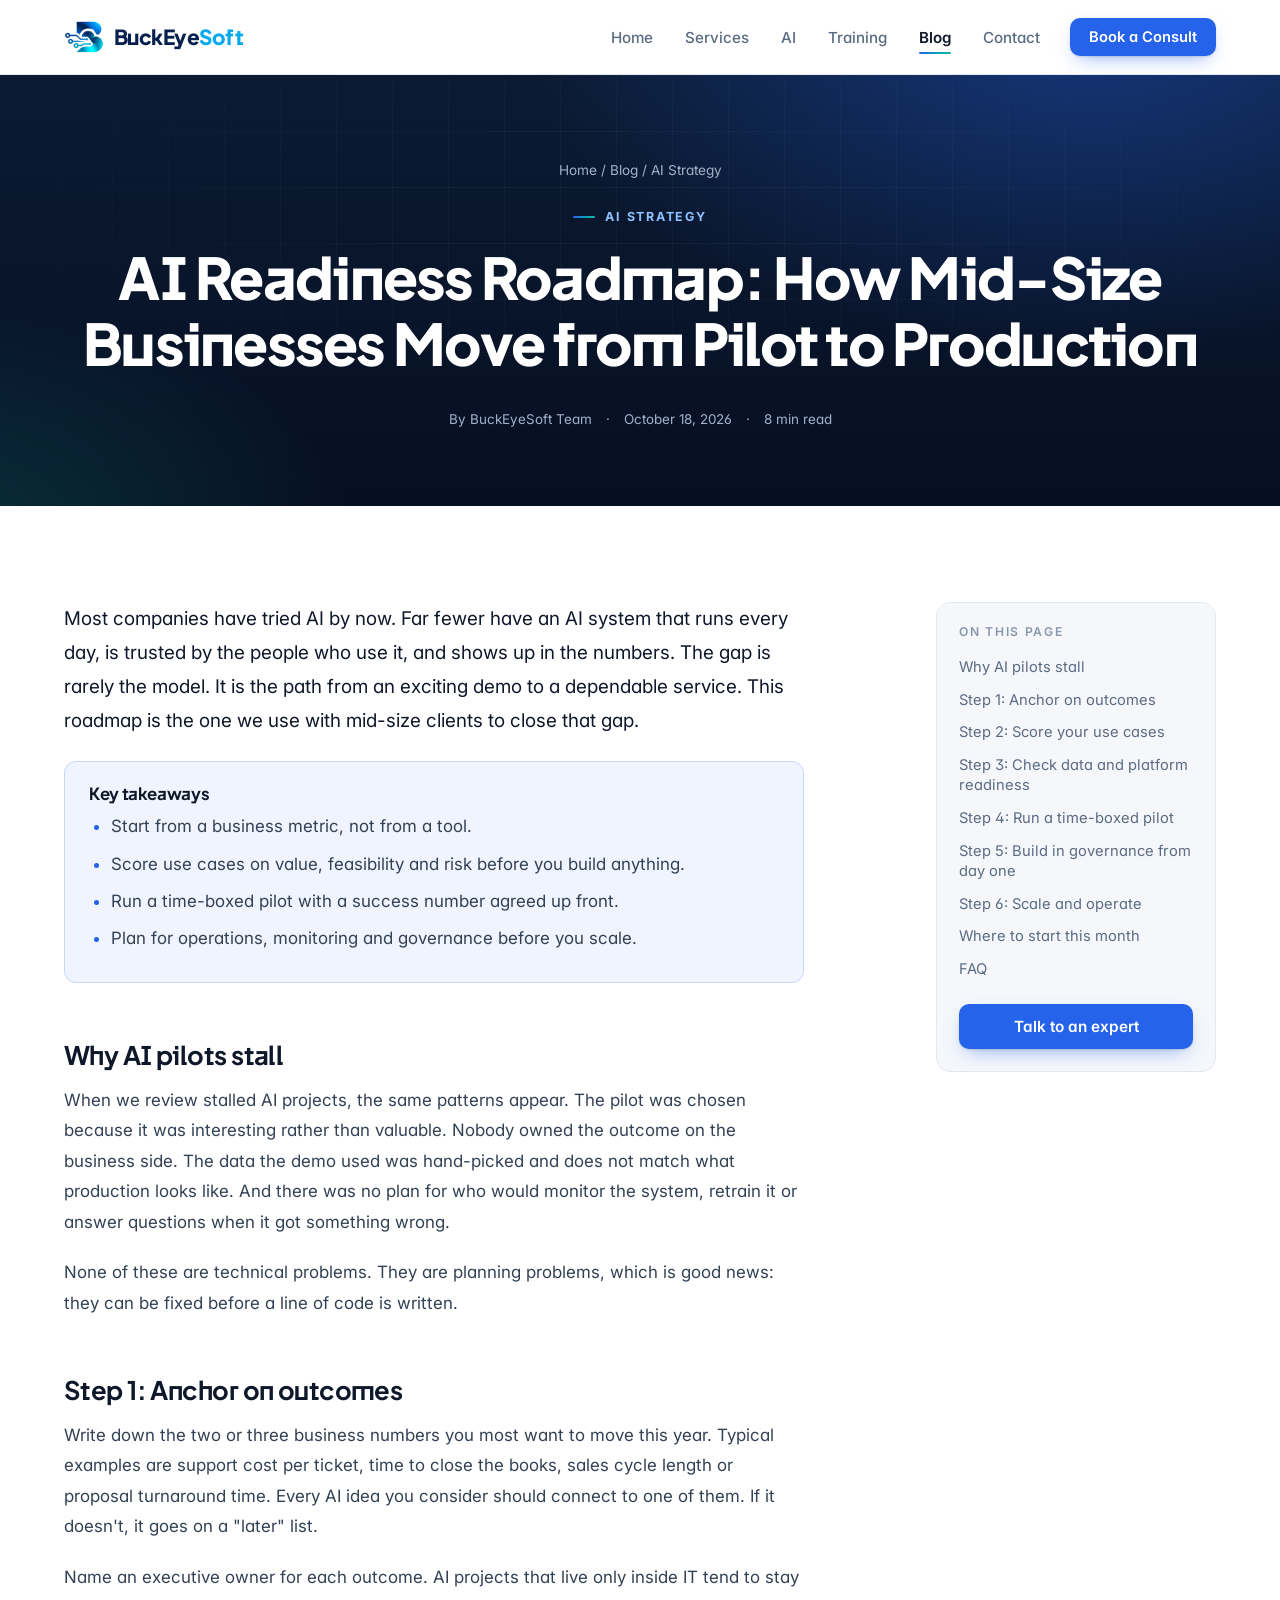
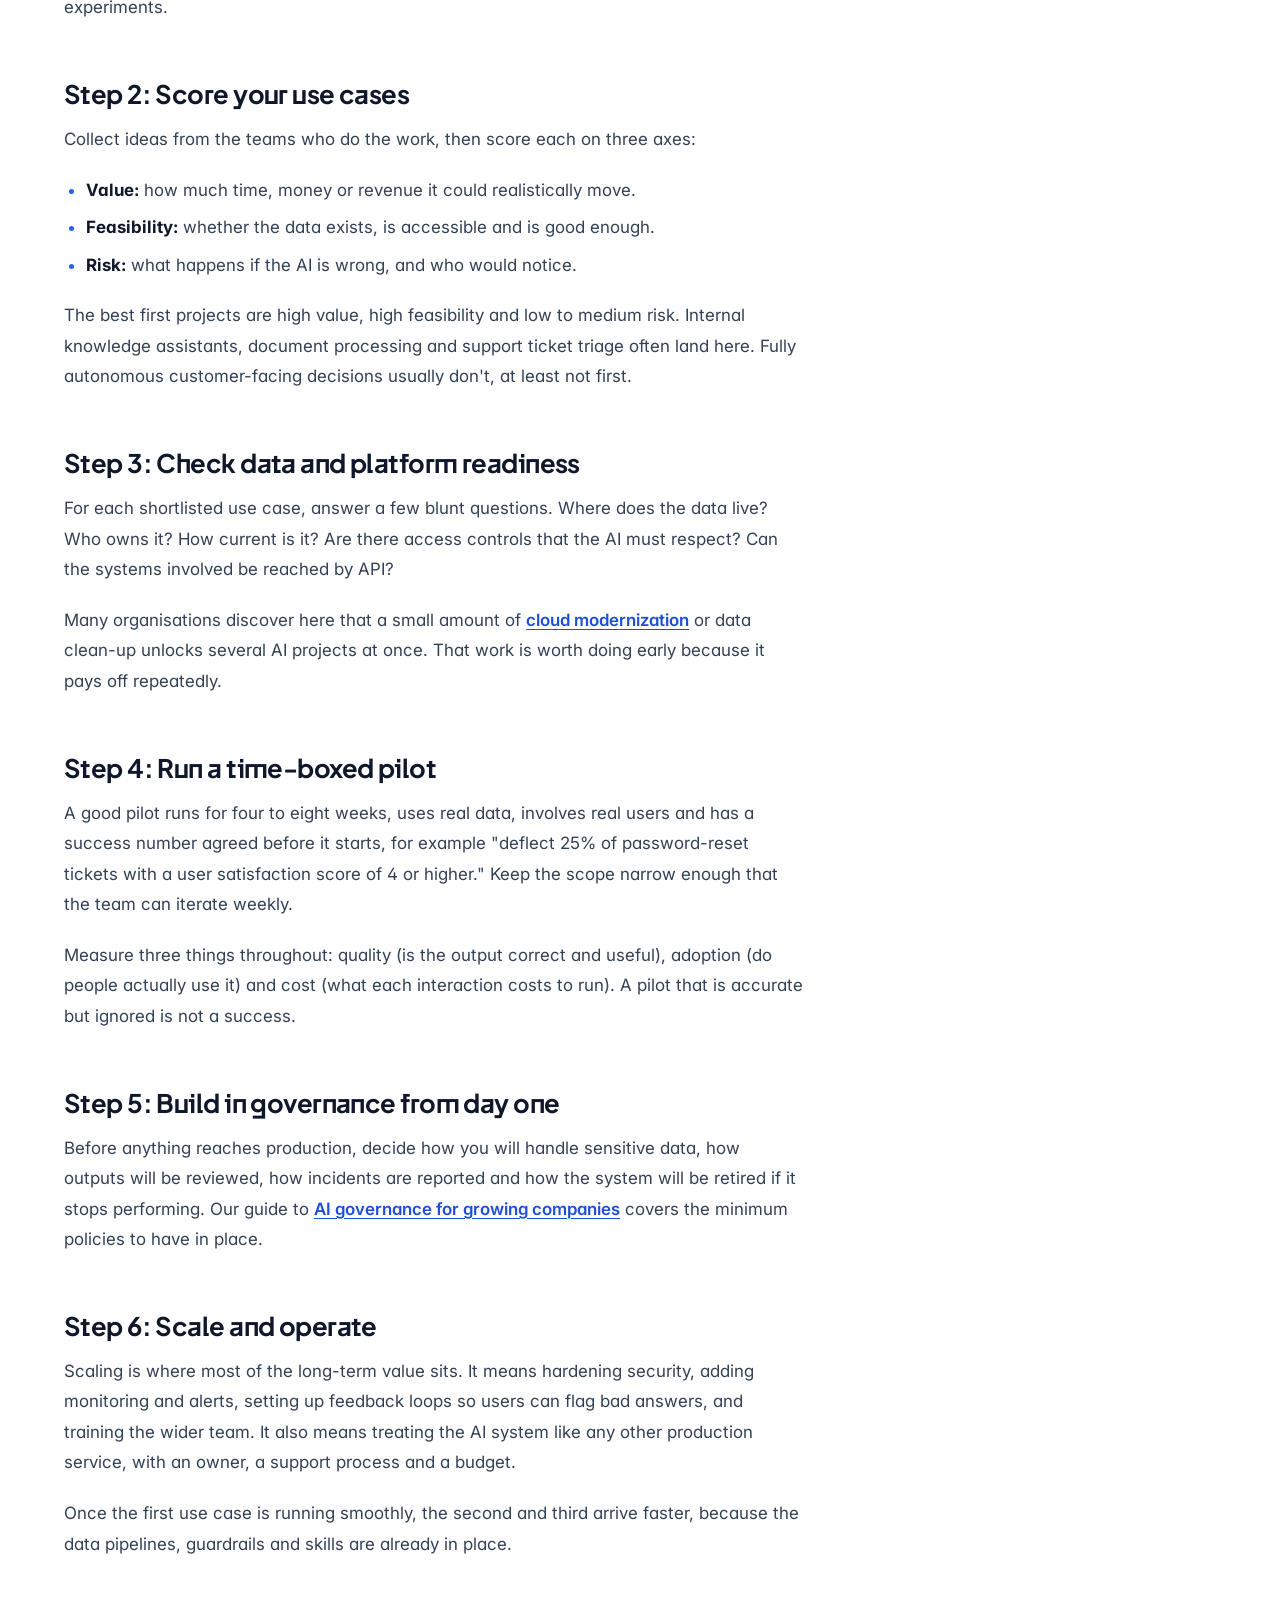
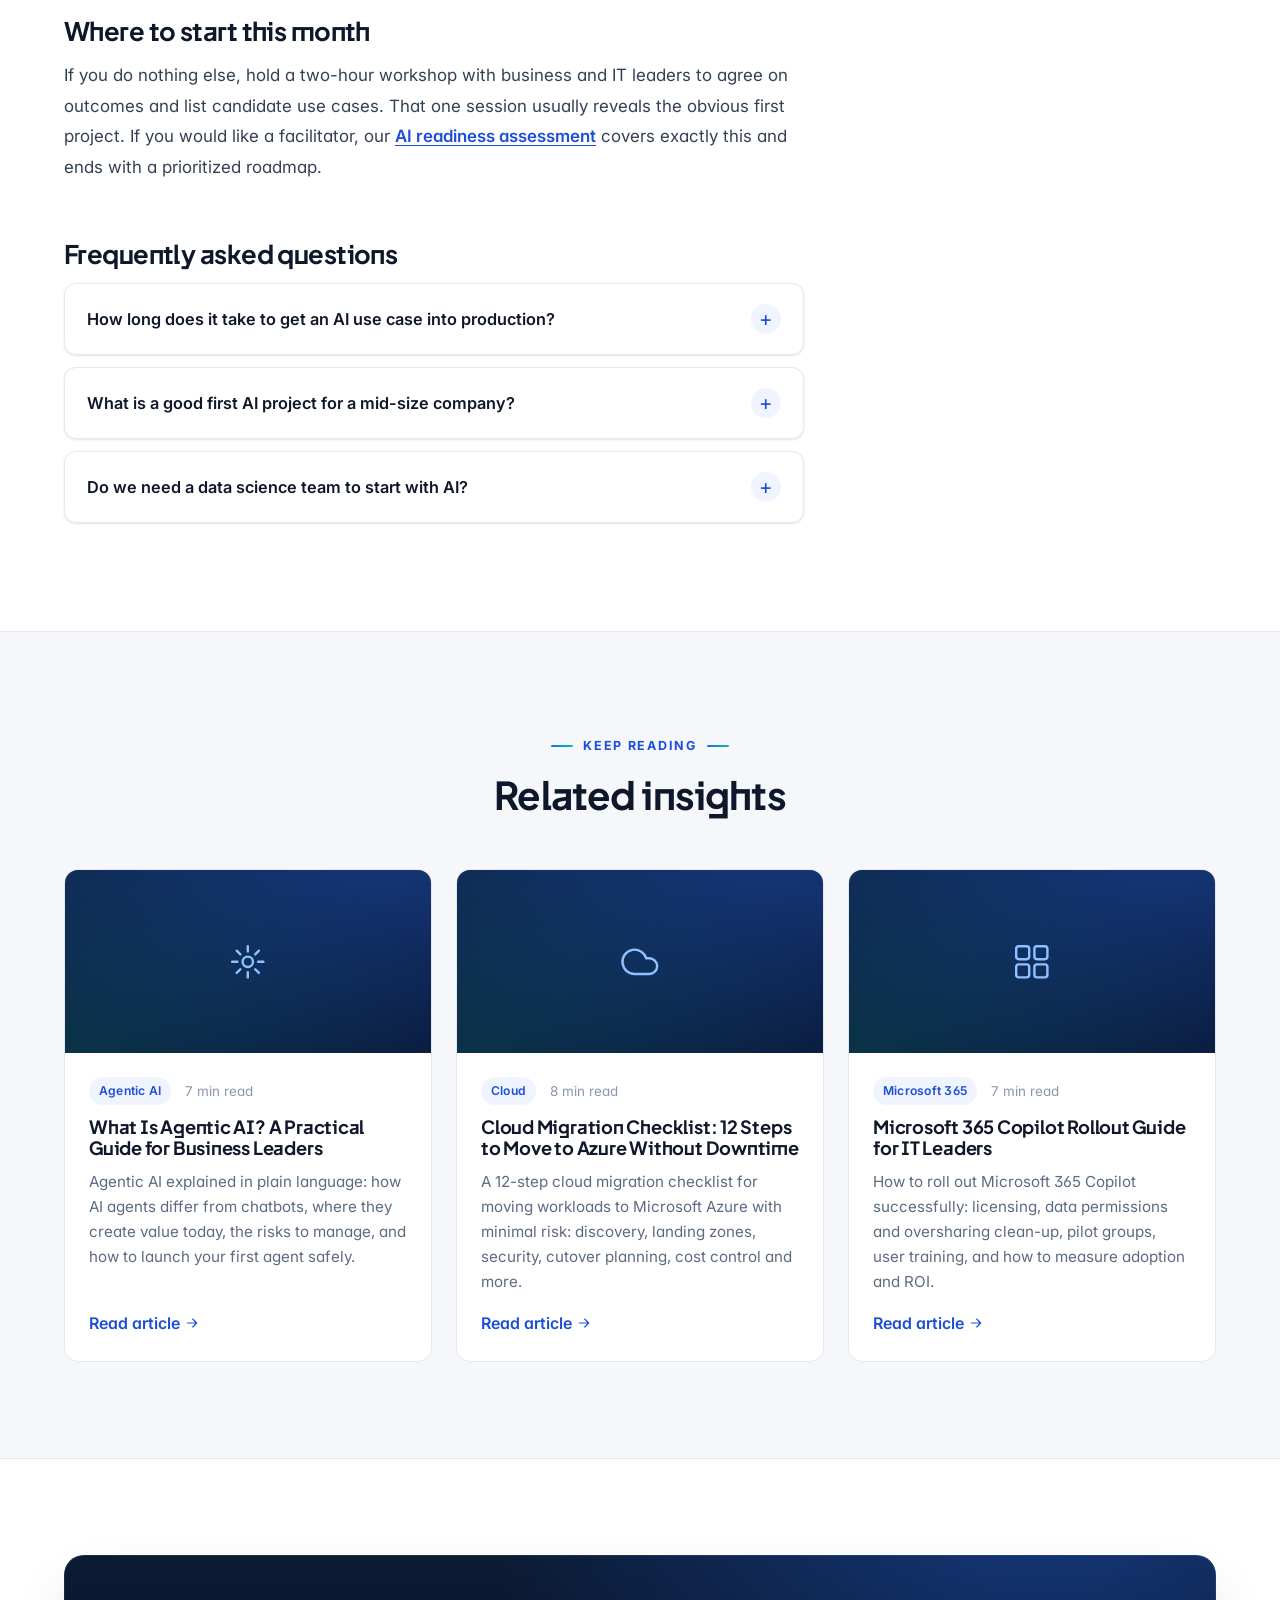
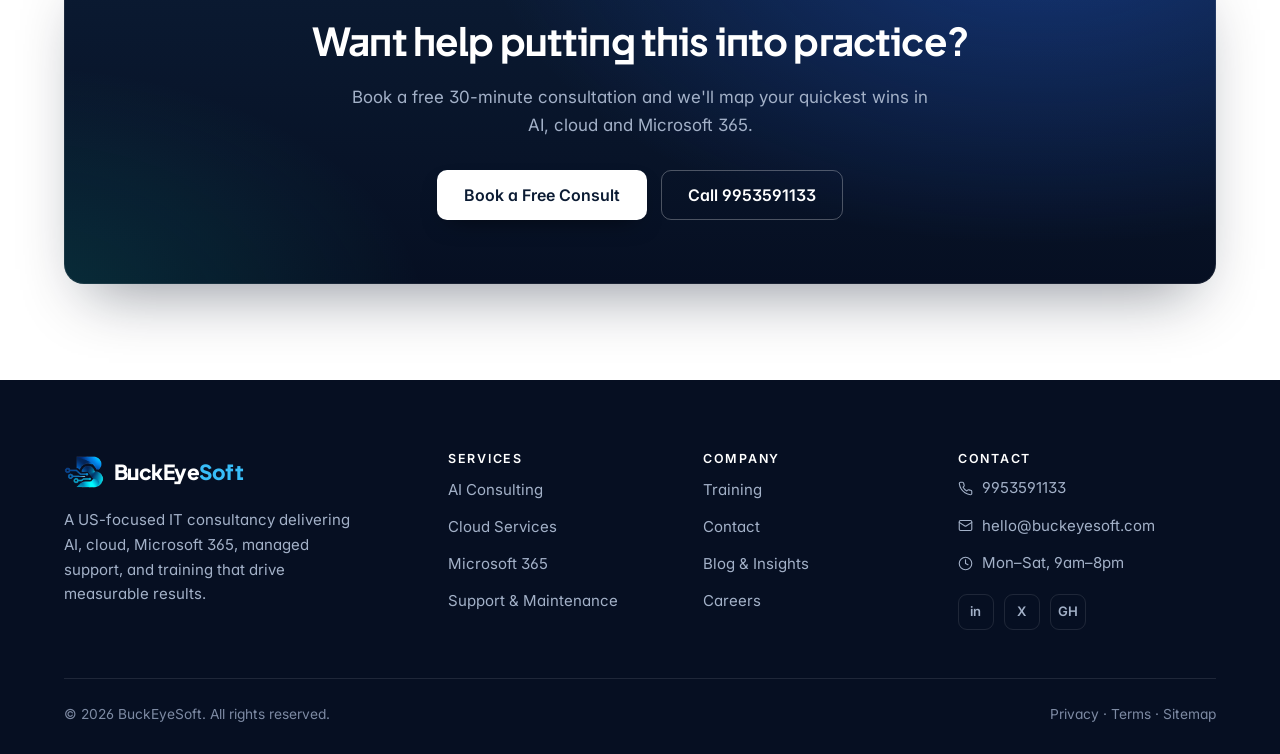
<file: blog/ai-readiness-roadmap.html>
<!DOCTYPE html>
<html lang="en">
<head>
<meta charset="UTF-8">
<meta name="viewport" content="width=device-width, initial-scale=1.0">
<title>AI Readiness Roadmap: From AI Pilot to Production | BuckEyeSoft</title>
<meta name="description" content="A practical AI readiness roadmap for mid-size businesses: pick the right use cases, fix data gaps, prove ROI in a short pilot, and scale AI into production safely.">
<meta name="robots" content="index, follow, max-image-preview:large">
<link rel="canonical" href="https://buckeyesoft.com/blog/ai-readiness-roadmap.html">
<meta property="og:site_name" content="BuckEyeSoft">
<meta property="og:type" content="article">
<meta property="og:title" content="AI Readiness Roadmap: From AI Pilot to Production | BuckEyeSoft">
<meta property="og:description" content="A practical AI readiness roadmap for mid-size businesses: pick the right use cases, fix data gaps, prove ROI in a short pilot, and scale AI into production safely.">
<meta property="og:url" content="https://buckeyesoft.com/blog/ai-readiness-roadmap.html">
<meta property="og:image" content="https://buckeyesoft.com/assets/og-image.png">
<meta name="twitter:card" content="summary_large_image">
<meta property="article:published_time" content="2026-10-18">
<meta property="article:section" content="AI Strategy">
<link rel="alternate" type="application/rss+xml" title="BuckEyeSoft Insights" href="https://buckeyesoft.com/blog/feed.xml">
<link rel="preconnect" href="https://fonts.googleapis.com">
<link rel="preconnect" href="https://fonts.gstatic.com" crossorigin>
<link href="https://fonts.googleapis.com/css2?family=Inter:wght@400;500;600;700&family=Plus+Jakarta+Sans:wght@600;700;800&display=swap" rel="stylesheet">
<link rel="stylesheet" href="../assets/style.css">
<meta name="theme-color" content="#0b1b33">
<link rel="icon" type="image/png" sizes="32x32" href="../assets/favicon-32.png">
<link rel="icon" type="image/png" sizes="512x512" href="../assets/icon-512.png">
<link rel="apple-touch-icon" href="../assets/apple-touch-icon.png">
<script type="application/ld+json">
{
 "@context": "https://schema.org",
 "@type": "BlogPosting",
 "headline": "AI Readiness Roadmap: How Mid-Size Businesses Move from Pilot to Production",
 "description": "A practical AI readiness roadmap for mid-size businesses: pick the right use cases, fix data gaps, prove ROI in a short pilot, and scale AI into production safely.",
 "image": "https://buckeyesoft.com/assets/og-image.png",
 "datePublished": "2026-10-18",
 "dateModified": "2026-10-18",
 "author": {
  "@type": "Organization",
  "name": "BuckEyeSoft Team",
  "url": "https://buckeyesoft.com/"
 },
 "publisher": {
  "@type": "Organization",
  "name": "BuckEyeSoft",
  "url": "https://buckeyesoft.com/",
  "logo": {
   "@type": "ImageObject",
   "url": "https://buckeyesoft.com/assets/logo-full.png"
  }
 },
 "mainEntityOfPage": "https://buckeyesoft.com/blog/ai-readiness-roadmap.html",
 "articleSection": "AI Strategy",
 "keywords": "AI readiness, AI roadmap, AI consulting, AI pilot to production",
 "wordCount": 732
}
</script>
<script type="application/ld+json">
{
 "@context": "https://schema.org",
 "@type": "BreadcrumbList",
 "itemListElement": [
  {
   "@type": "ListItem",
   "position": 1,
   "name": "Home",
   "item": "https://buckeyesoft.com/"
  },
  {
   "@type": "ListItem",
   "position": 2,
   "name": "Blog",
   "item": "https://buckeyesoft.com/blog/"
  },
  {
   "@type": "ListItem",
   "position": 3,
   "name": "AI Readiness Roadmap: How Mid-Size Businesses Move from Pilot to Production",
   "item": "https://buckeyesoft.com/blog/ai-readiness-roadmap.html"
  }
 ]
}
</script>
<script type="application/ld+json">
{
 "@context": "https://schema.org",
 "@type": "FAQPage",
 "mainEntity": [
  {
   "@type": "Question",
   "name": "How long does it take to get an AI use case into production?",
   "acceptedAnswer": {
    "@type": "Answer",
    "text": "For a well-scoped use case with accessible data, a pilot typically takes four to eight weeks and a production rollout another one to three months. Data clean-up or integration work can extend that."
   }
  },
  {
   "@type": "Question",
   "name": "What is a good first AI project for a mid-size company?",
   "acceptedAnswer": {
    "@type": "Answer",
    "text": "Internal knowledge assistants, document processing and support ticket triage are common first projects because they have clear value, use existing data and keep a human in the loop."
   }
  },
  {
   "@type": "Question",
   "name": "Do we need a data science team to start with AI?",
   "acceptedAnswer": {
    "@type": "Answer",
    "text": "Not necessarily. Many valuable use cases are built on managed AI services and existing data. You do need a business owner, access to the right data and a partner or team who can build and operate the solution."
   }
  }
 ]
}
</script>
</head>
<body>

<header class="site-header">
  <nav class="nav container" aria-label="Main navigation">
    <a class="brand" href="../index.html"><img class="logo" src="../assets/logo-mark.png" alt="" width="40" height="40"><span>BuckEye<b>Soft</b></span></a>
    <ul class="nav-links">
      <li><a href="../index.html">Home</a></li>
      <li><a href="../services.html">Services</a></li>
      <li><a href="../ai.html">AI</a></li>
      <li><a href="../training.html">Training</a></li>
      <li><a href="../blog/">Blog</a></li>
      <li><a href="../contact.html">Contact</a></li>
      <li class="nav-cta"><a class="btn btn-primary" href="../contact.html">Book a Consult</a></li>
    </ul>
    <button class="nav-toggle" aria-label="Toggle menu"><span></span><span></span><span></span></button>
  </nav>
</header>

<section class="page-hero">
  <div class="container">
    <nav class="crumbs" aria-label="Breadcrumb"><a href="../index.html">Home</a> / <a href="./">Blog</a> / AI Strategy</nav>
    <span class="eyebrow">AI Strategy</span>
    <h1>AI Readiness Roadmap: How Mid-Size Businesses Move from Pilot to Production</h1>
    <div class="post-meta"><span>By BuckEyeSoft Team</span><span>·</span><time datetime="2026-10-18">October 18, 2026</time><span>·</span><span>8 min read</span></div>
  </div>
</section>

<section class="section">
  <div class="container article-wrap">
    <article class="prose">
<p class="intro">Most companies have tried AI by now. Far fewer have an AI system that runs every day, is trusted by the people who use it, and shows up in the numbers. The gap is rarely the model. It is the path from an exciting demo to a dependable service. This roadmap is the one we use with mid-size clients to close that gap.</p>

<div class="callout"><h2>Key takeaways</h2><ul>
<li>Start from a business metric, not from a tool.</li>
<li>Score use cases on value, feasibility and risk before you build anything.</li>
<li>Run a time-boxed pilot with a success number agreed up front.</li>
<li>Plan for operations, monitoring and governance before you scale.</li>
</ul></div>

<h2 id="why-pilots-stall">Why AI pilots stall</h2>
<p>When we review stalled AI projects, the same patterns appear. The pilot was chosen because it was interesting rather than valuable. Nobody owned the outcome on the business side. The data the demo used was hand-picked and does not match what production looks like. And there was no plan for who would monitor the system, retrain it or answer questions when it got something wrong.</p>
<p>None of these are technical problems. They are planning problems, which is good news: they can be fixed before a line of code is written.</p>

<h2 id="step-1">Step 1: Anchor on outcomes</h2>
<p>Write down the two or three business numbers you most want to move this year. Typical examples are support cost per ticket, time to close the books, sales cycle length or proposal turnaround time. Every AI idea you consider should connect to one of them. If it doesn't, it goes on a "later" list.</p>
<p>Name an executive owner for each outcome. AI projects that live only inside IT tend to stay experiments.</p>

<h2 id="step-2">Step 2: Score your use cases</h2>
<p>Collect ideas from the teams who do the work, then score each on three axes:</p>
<ul>
<li><strong>Value:</strong> how much time, money or revenue it could realistically move.</li>
<li><strong>Feasibility:</strong> whether the data exists, is accessible and is good enough.</li>
<li><strong>Risk:</strong> what happens if the AI is wrong, and who would notice.</li>
</ul>
<p>The best first projects are high value, high feasibility and low to medium risk. Internal knowledge assistants, document processing and support ticket triage often land here. Fully autonomous customer-facing decisions usually don't, at least not first.</p>

<h2 id="step-3">Step 3: Check data and platform readiness</h2>
<p>For each shortlisted use case, answer a few blunt questions. Where does the data live? Who owns it? How current is it? Are there access controls that the AI must respect? Can the systems involved be reached by API?</p>
<p>Many organisations discover here that a small amount of <a href="azure-cloud-migration-checklist.html">cloud modernization</a> or data clean-up unlocks several AI projects at once. That work is worth doing early because it pays off repeatedly.</p>

<h2 id="step-4">Step 4: Run a time-boxed pilot</h2>
<p>A good pilot runs for four to eight weeks, uses real data, involves real users and has a success number agreed before it starts, for example "deflect 25% of password-reset tickets with a user satisfaction score of 4 or higher." Keep the scope narrow enough that the team can iterate weekly.</p>
<p>Measure three things throughout: quality (is the output correct and useful), adoption (do people actually use it) and cost (what each interaction costs to run). A pilot that is accurate but ignored is not a success.</p>

<h2 id="step-5">Step 5: Build in governance from day one</h2>
<p>Before anything reaches production, decide how you will handle sensitive data, how outputs will be reviewed, how incidents are reported and how the system will be retired if it stops performing. Our guide to <a href="ai-governance-framework.html">AI governance for growing companies</a> covers the minimum policies to have in place.</p>

<h2 id="step-6">Step 6: Scale and operate</h2>
<p>Scaling is where most of the long-term value sits. It means hardening security, adding monitoring and alerts, setting up feedback loops so users can flag bad answers, and training the wider team. It also means treating the AI system like any other production service, with an owner, a support process and a budget.</p>
<p>Once the first use case is running smoothly, the second and third arrive faster, because the data pipelines, guardrails and skills are already in place.</p>

<h2 id="where-to-start">Where to start this month</h2>
<p>If you do nothing else, hold a two-hour workshop with business and IT leaders to agree on outcomes and list candidate use cases. That one session usually reveals the obvious first project. If you would like a facilitator, our <a href="../ai.html#assessment">AI readiness assessment</a> covers exactly this and ends with a prioritized roadmap.</p>

      <h2 id="faq">Frequently asked questions</h2>
      <div class="faq-wrap" style="margin-top:0">
      <div class="faq-item reveal"><button class="faq-q">How long does it take to get an AI use case into production? <span class="pm">+</span></button><div class="faq-a"><p>For a well-scoped use case with accessible data, a pilot typically takes four to eight weeks and a production rollout another one to three months. Data clean-up or integration work can extend that.</p></div></div>
      <div class="faq-item reveal"><button class="faq-q">What is a good first AI project for a mid-size company? <span class="pm">+</span></button><div class="faq-a"><p>Internal knowledge assistants, document processing and support ticket triage are common first projects because they have clear value, use existing data and keep a human in the loop.</p></div></div>
      <div class="faq-item reveal"><button class="faq-q">Do we need a data science team to start with AI? <span class="pm">+</span></button><div class="faq-a"><p>Not necessarily. Many valuable use cases are built on managed AI services and existing data. You do need a business owner, access to the right data and a partner or team who can build and operate the solution.</p></div></div>
      </div>
    </article>
    <aside class="toc" aria-label="On this page">
      <h2>On this page</h2>
      <ol>
          <li><a href="#why-pilots-stall">Why AI pilots stall</a></li>
          <li><a href="#step-1">Step 1: Anchor on outcomes</a></li>
          <li><a href="#step-2">Step 2: Score your use cases</a></li>
          <li><a href="#step-3">Step 3: Check data and platform readiness</a></li>
          <li><a href="#step-4">Step 4: Run a time-boxed pilot</a></li>
          <li><a href="#step-5">Step 5: Build in governance from day one</a></li>
          <li><a href="#step-6">Step 6: Scale and operate</a></li>
          <li><a href="#where-to-start">Where to start this month</a></li>
          <li><a href="#faq">FAQ</a></li>
      </ol>
      <a class="btn btn-primary" href="../contact.html">Talk to an expert</a>
    </aside>
  </div>
</section>

<section class="section section-alt">
  <div class="container">
    <div class="center reveal"><span class="eyebrow">Keep reading</span><h2>Related insights</h2></div>
    <div class="post-grid mt-lg">
      <a class="post-card reveal" href="agentic-ai-for-business.html">
        <div class="post-thumb"><svg class="i" viewBox="0 0 24 24" aria-hidden="true"><path d="M12 3v3M12 18v3M3 12h3M18 12h3M5.6 5.6l2.1 2.1M16.3 16.3l2.1 2.1M5.6 18.4l2.1-2.1M16.3 7.7l2.1-2.1"/><circle cx="12" cy="12" r="3"/></svg></div>
        <div class="post-body">
          <div class="post-meta"><span class="tag">Agentic AI</span><span>7 min read</span></div>
          <h3>What Is Agentic AI? A Practical Guide for Business Leaders</h3>
          <p>Agentic AI explained in plain language: how AI agents differ from chatbots, where they create value today, the risks to manage, and how to launch your first agent safely.</p>
          <span class="more link">Read article <svg class="i" viewBox="0 0 24 24" aria-hidden="true"><path d="M5 12h14M13 6l6 6-6 6"/></svg></span>
        </div>
      </a>
      <a class="post-card reveal" href="azure-cloud-migration-checklist.html">
        <div class="post-thumb"><svg class="i" viewBox="0 0 24 24" aria-hidden="true"><path d="M17.5 19H9a7 7 0 1 1 6.71-9h1.79a4.5 4.5 0 1 1 0 9Z"/></svg></div>
        <div class="post-body">
          <div class="post-meta"><span class="tag">Cloud</span><span>8 min read</span></div>
          <h3>Cloud Migration Checklist: 12 Steps to Move to Azure Without Downtime</h3>
          <p>A 12-step cloud migration checklist for moving workloads to Microsoft Azure with minimal risk: discovery, landing zones, security, cutover planning, cost control and more.</p>
          <span class="more link">Read article <svg class="i" viewBox="0 0 24 24" aria-hidden="true"><path d="M5 12h14M13 6l6 6-6 6"/></svg></span>
        </div>
      </a>
      <a class="post-card reveal" href="microsoft-365-copilot-rollout.html">
        <div class="post-thumb"><svg class="i" viewBox="0 0 24 24" aria-hidden="true"><rect x="3" y="3" width="7.5" height="7.5" rx="1.5"/><rect x="13.5" y="3" width="7.5" height="7.5" rx="1.5"/><rect x="3" y="13.5" width="7.5" height="7.5" rx="1.5"/><rect x="13.5" y="13.5" width="7.5" height="7.5" rx="1.5"/></svg></div>
        <div class="post-body">
          <div class="post-meta"><span class="tag">Microsoft 365</span><span>7 min read</span></div>
          <h3>Microsoft 365 Copilot Rollout Guide for IT Leaders</h3>
          <p>How to roll out Microsoft 365 Copilot successfully: licensing, data permissions and oversharing clean-up, pilot groups, user training, and how to measure adoption and ROI.</p>
          <span class="more link">Read article <svg class="i" viewBox="0 0 24 24" aria-hidden="true"><path d="M5 12h14M13 6l6 6-6 6"/></svg></span>
        </div>
      </a>
    </div>
  </div>
</section>

<section class="section">
  <div class="container">
    <div class="cta-band reveal">
      <h2>Want help putting this into practice?</h2>
      <p>Book a free 30-minute consultation and we'll map your quickest wins in AI, cloud and Microsoft 365.</p>
      <div class="btn-row btn-row-center">
        <a class="btn btn-primary btn-lg" href="../contact.html">Book a Free Consult</a>
        <a class="btn btn-ghost btn-lg" href="tel:9953591133">Call 9953591133</a>
      </div>
    </div>
  </div>
</section>

<footer class="site-footer">
  <div class="container">
    <div class="footer-grid">
      <div class="footer-brand">
        <a class="brand" href="../index.html"><img class="logo" src="../assets/logo-mark.png" alt="" width="40" height="40"><span>BuckEye<b>Soft</b></span></a>
        <p>A US-focused IT consultancy delivering AI, cloud, Microsoft 365, managed support, and training that drive measurable results.</p>
      </div>
      <div><h4>Services</h4><ul>
        <li><a href="../ai.html">AI Consulting</a></li>
        <li><a href="../services.html#cloud">Cloud Services</a></li>
        <li><a href="../services.html#o365">Microsoft 365</a></li>
        <li><a href="../services.html#support">Support &amp; Maintenance</a></li>
      </ul></div>
      <div><h4>Company</h4><ul>
        <li><a href="../training.html">Training</a></li>
        <li><a href="../contact.html">Contact</a></li>
        <li><a href="../blog/">Blog &amp; Insights</a></li>
        <li><a href="../contact.html">Careers</a></li>
      </ul></div>
      <div><h4>Contact</h4><ul>
        <li><a href="tel:9953591133"><svg class="i" viewBox="0 0 24 24" aria-hidden="true"><path d="M22 16.92v3a2 2 0 0 1-2.18 2 19.79 19.79 0 0 1-8.63-3.07 19.5 19.5 0 0 1-6-6 19.79 19.79 0 0 1-3.07-8.67A2 2 0 0 1 4.11 2h3a2 2 0 0 1 2 1.72c.13.96.36 1.9.7 2.81a2 2 0 0 1-.45 2.11L8.09 9.91a16 16 0 0 0 6 6l1.27-1.27a2 2 0 0 1 2.11-.45c.91.34 1.85.57 2.81.7A2 2 0 0 1 22 16.92z"/></svg> 9953591133</a></li>
        <li><a href="mailto:hello@buckeyesoft.com"><svg class="i" viewBox="0 0 24 24" aria-hidden="true"><rect x="2" y="4" width="20" height="16" rx="2"/><path d="m22 7-8.97 5.7a1.94 1.94 0 0 1-2.06 0L2 7"/></svg> hello@buckeyesoft.com</a></li>
        <li><span><svg class="i" viewBox="0 0 24 24" aria-hidden="true"><circle cx="12" cy="12" r="10"/><path d="M12 6v6l4 2"/></svg> Mon–Sat, 9am–8pm</span></li>
      </ul>
      <div class="socials"><a href="#">in</a><a href="#">X</a><a href="#">GH</a></div></div>
    </div>
    <div class="footer-bottom">
      <span>© 2026 BuckEyeSoft. All rights reserved.</span>
      <span><a href="#">Privacy</a> · <a href="#">Terms</a> · <a href="../sitemap.xml">Sitemap</a></span>
    </div>
  </div>
</footer>

<script src="../assets/main.js" defer></script>
</body>
</html>
</file>
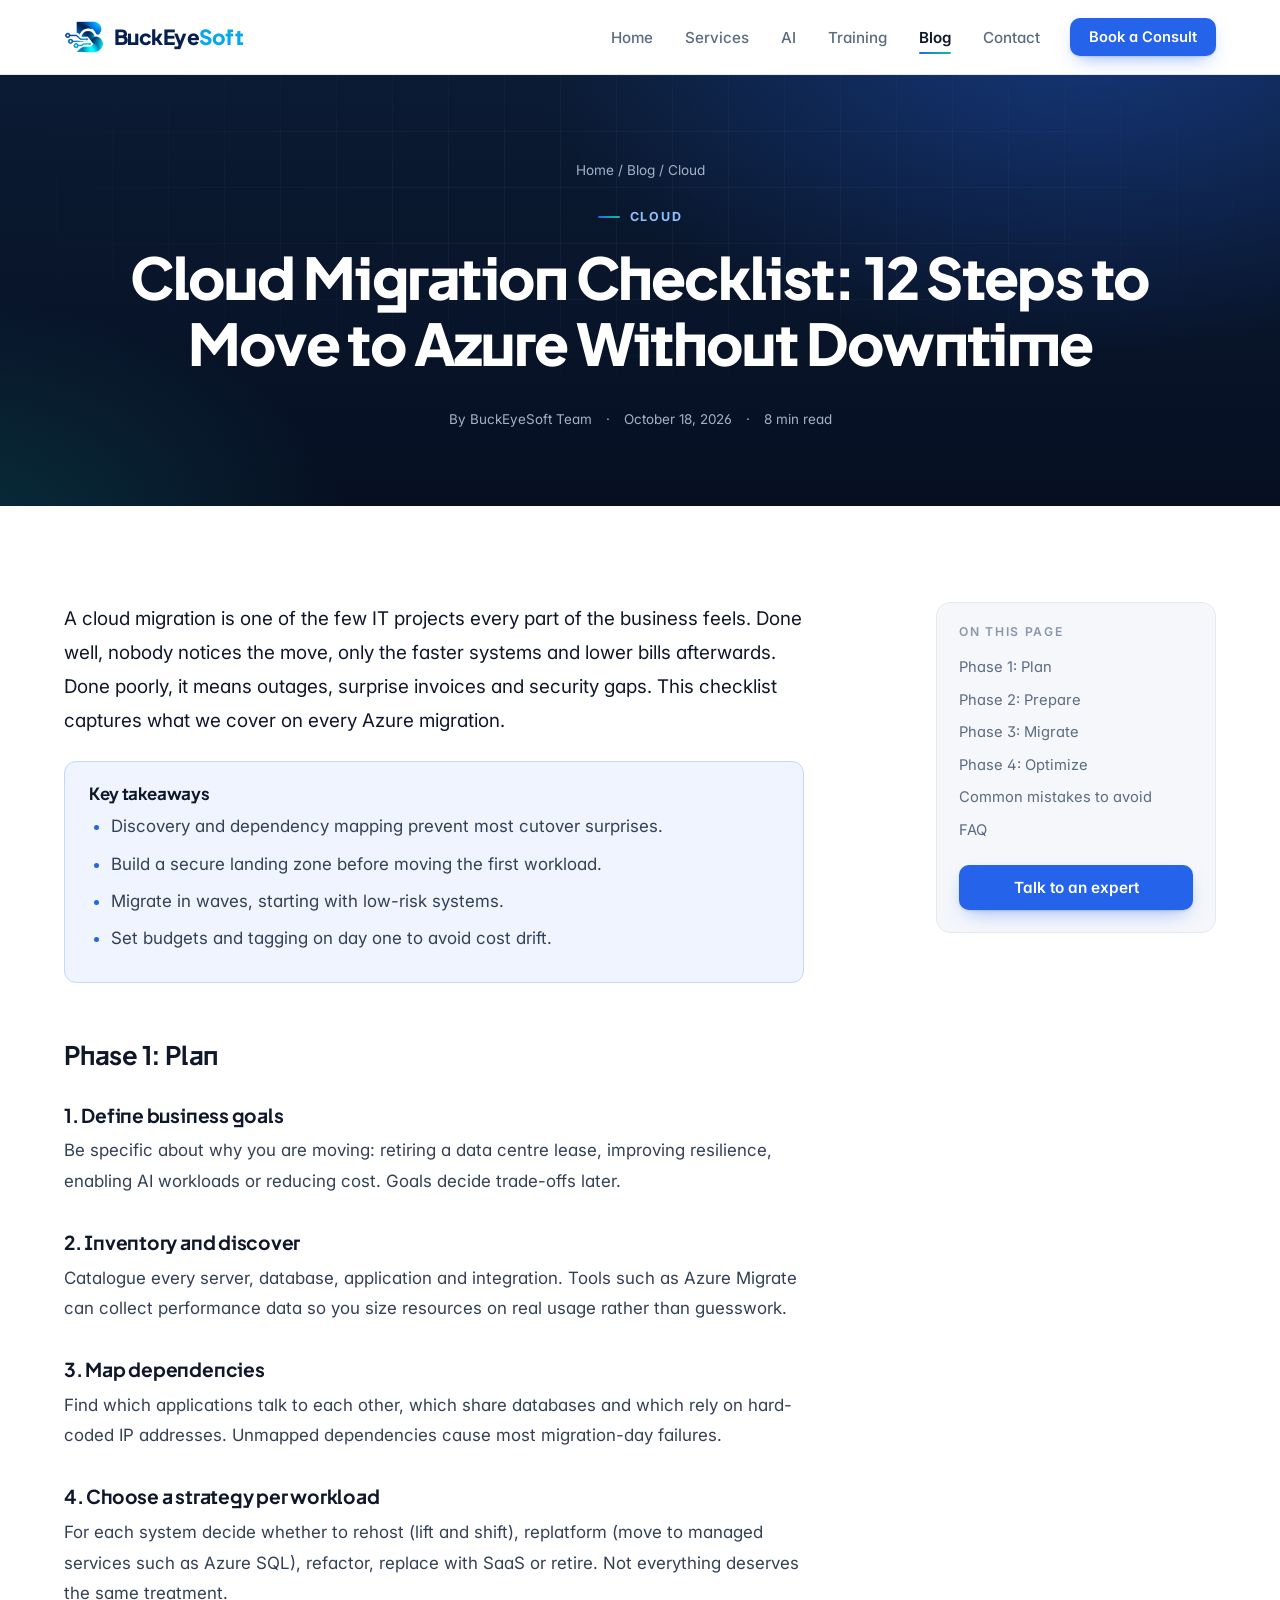
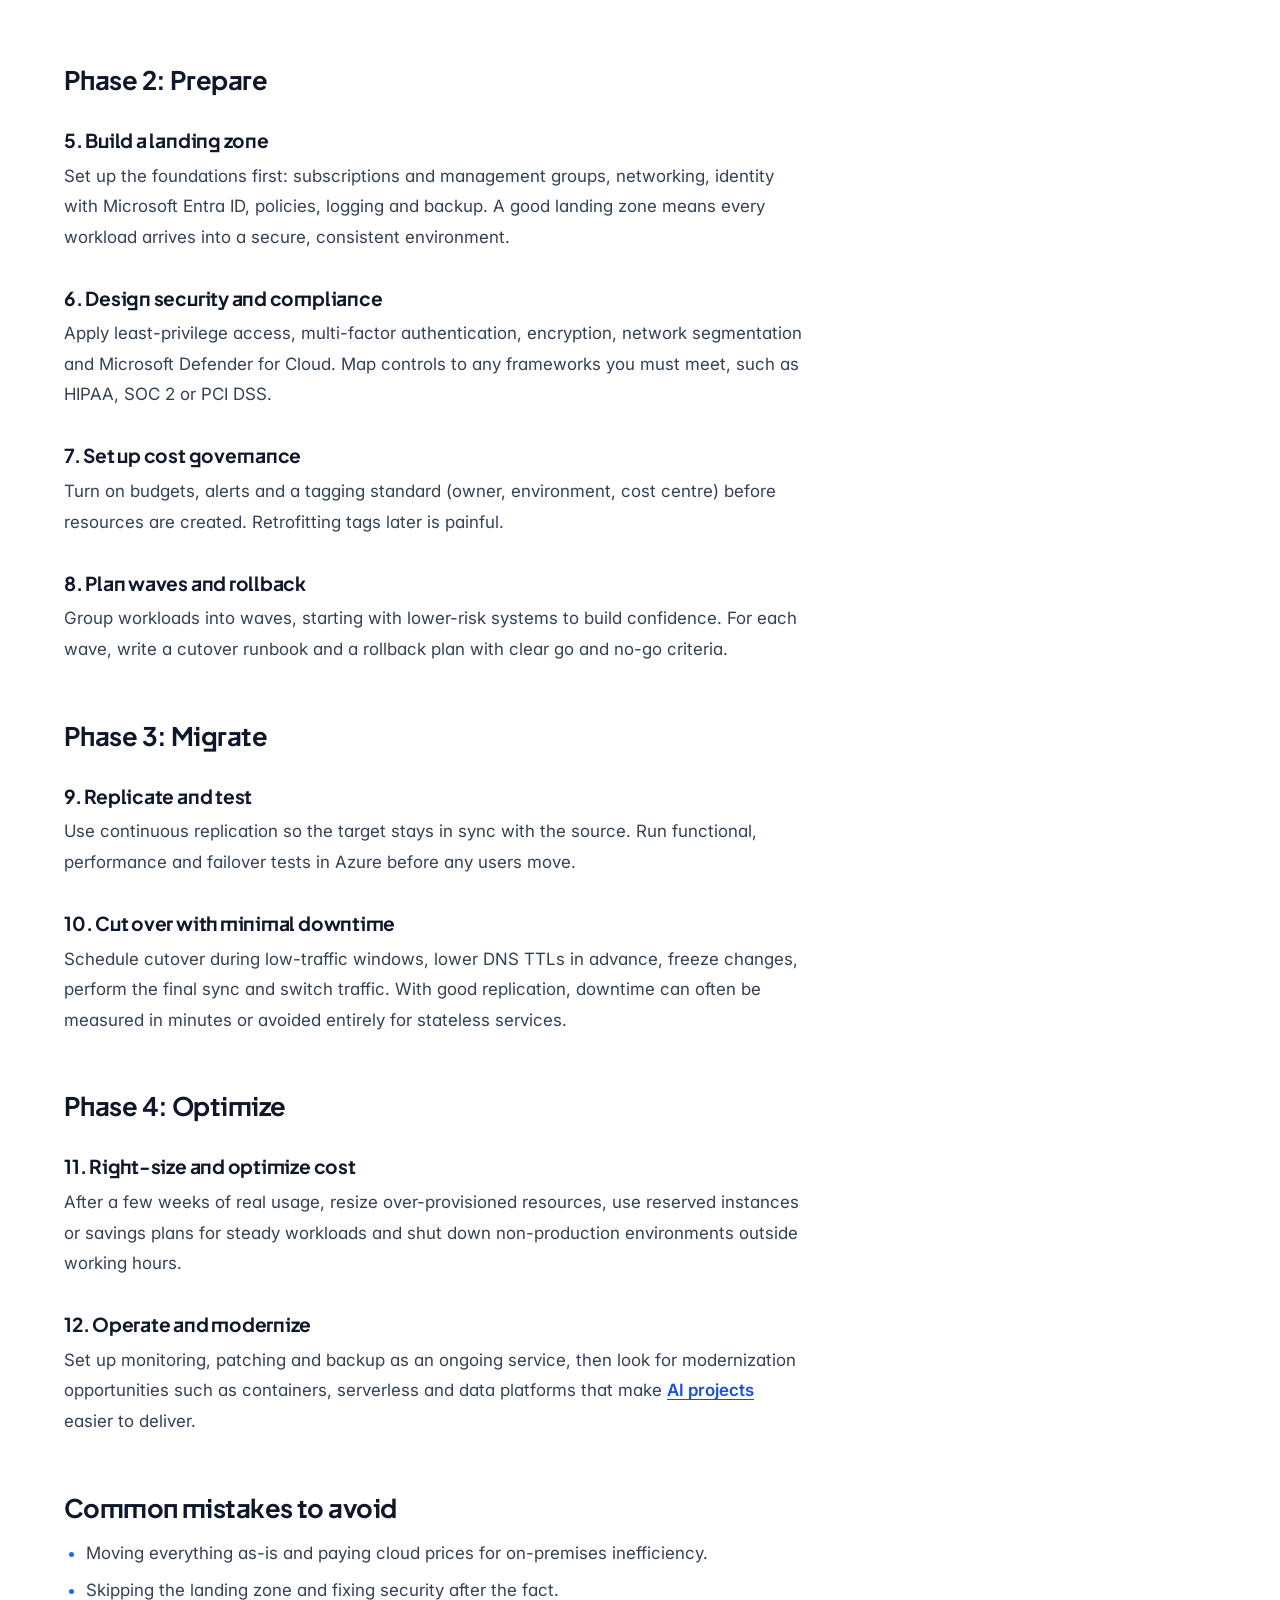
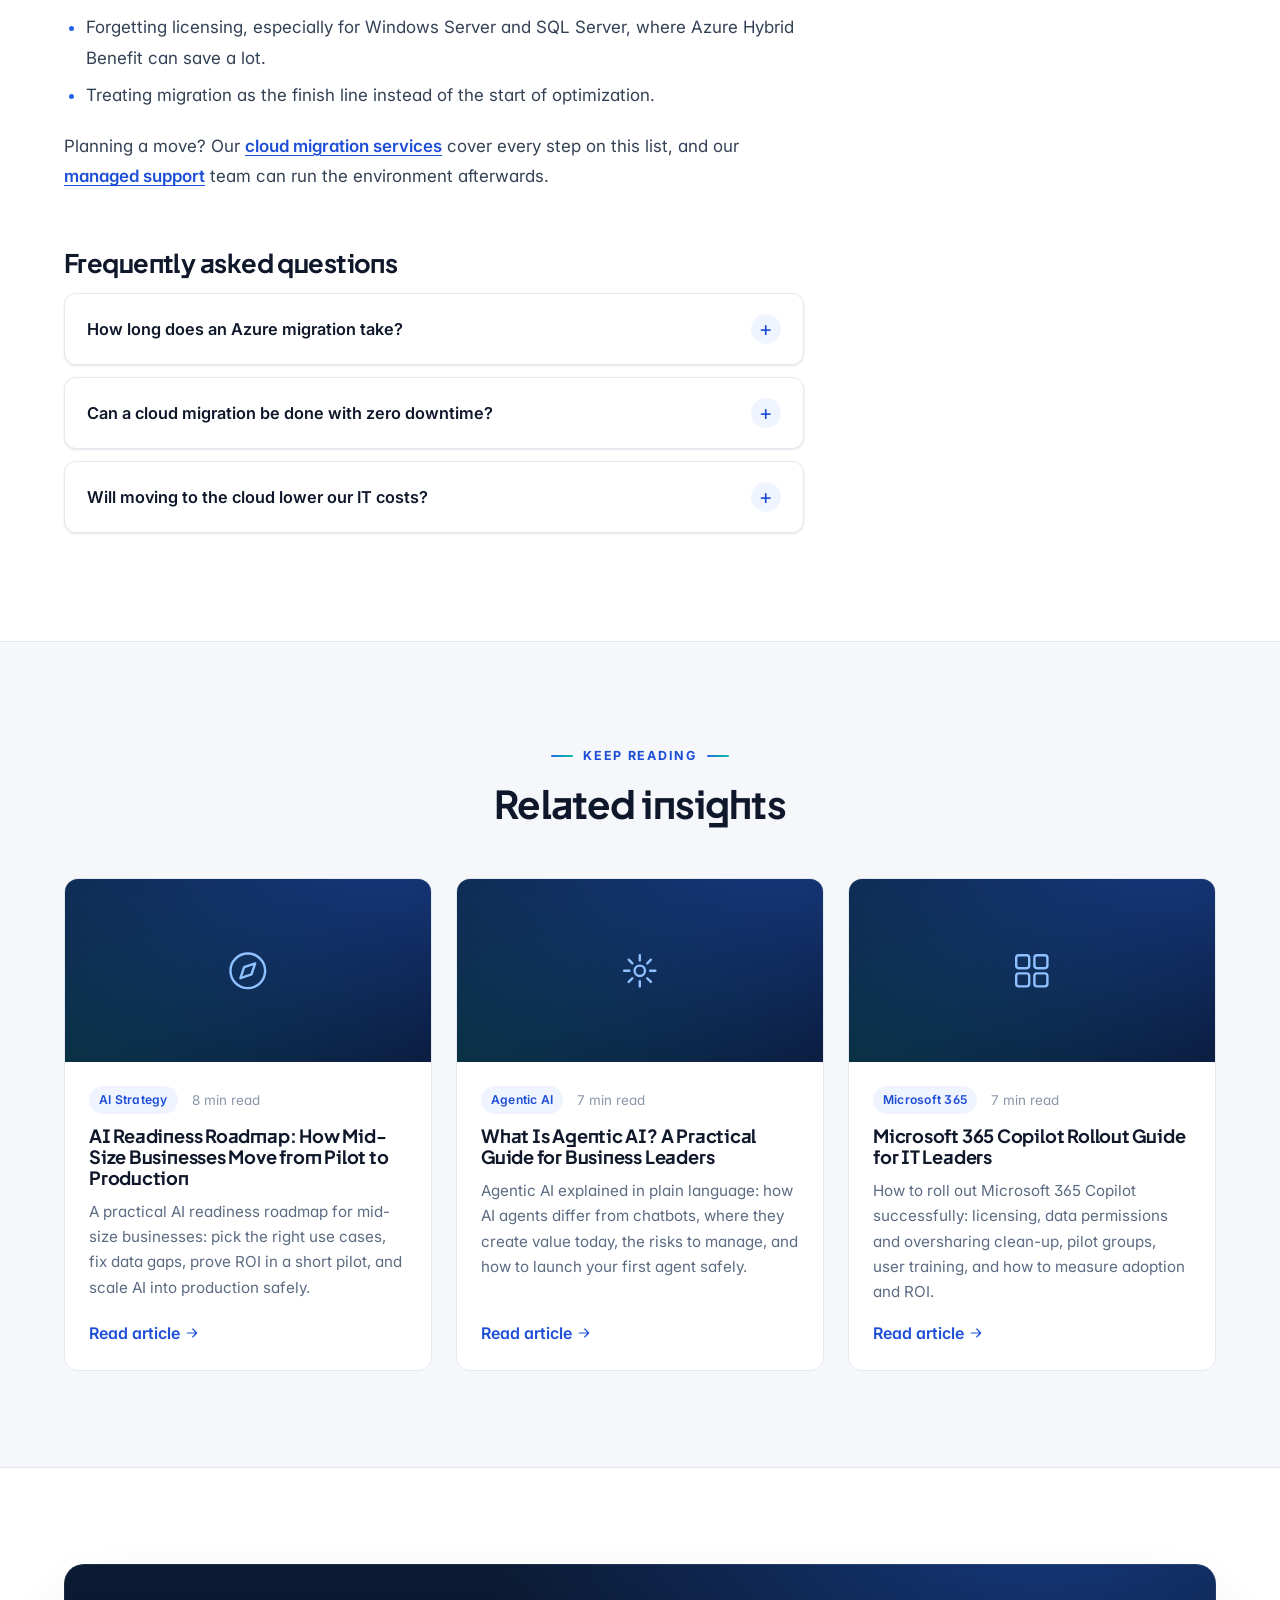
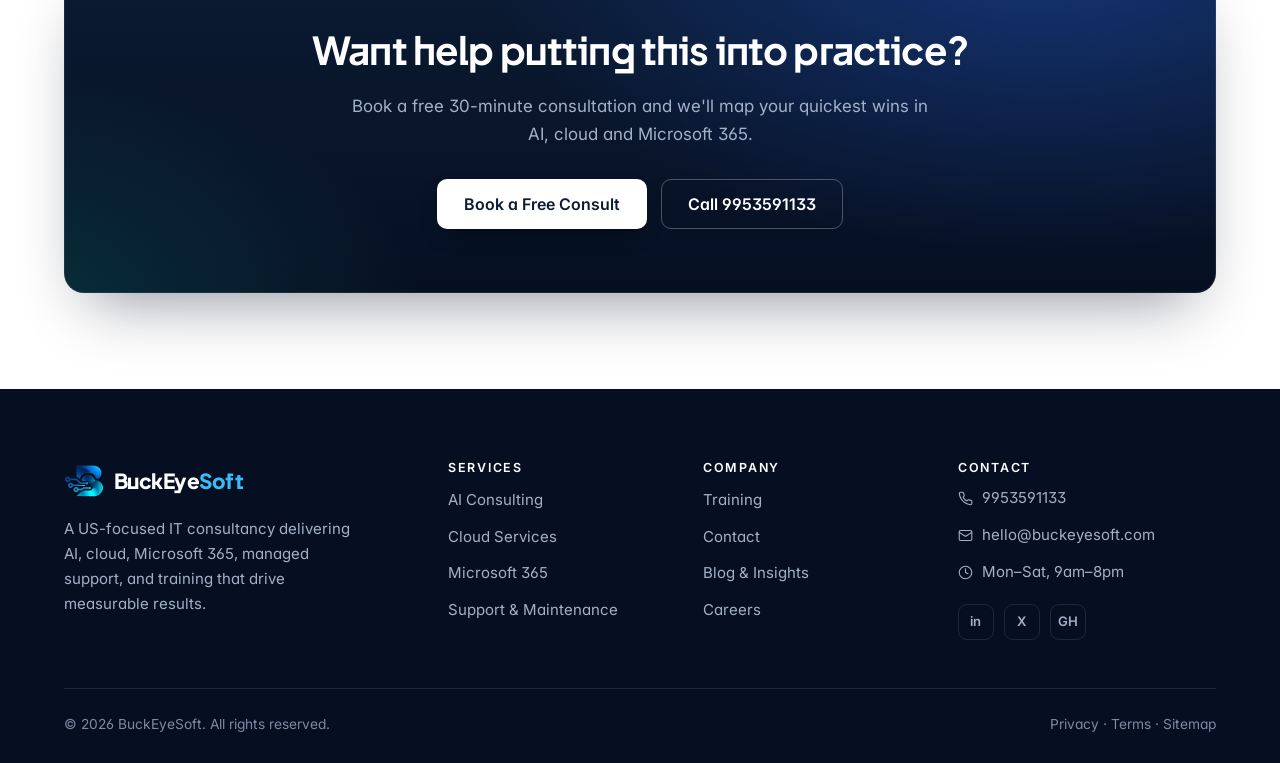
<file: blog/azure-cloud-migration-checklist.html>
<!DOCTYPE html>
<html lang="en">
<head>
<meta charset="UTF-8">
<meta name="viewport" content="width=device-width, initial-scale=1.0">
<title>Azure Cloud Migration Checklist: 12 Steps, Zero Downtime | BuckEyeSoft</title>
<meta name="description" content="A 12-step cloud migration checklist for moving workloads to Microsoft Azure with minimal risk: discovery, landing zones, security, cutover planning, cost control and more.">
<meta name="robots" content="index, follow, max-image-preview:large">
<link rel="canonical" href="https://buckeyesoft.com/blog/azure-cloud-migration-checklist.html">
<meta property="og:site_name" content="BuckEyeSoft">
<meta property="og:type" content="article">
<meta property="og:title" content="Azure Cloud Migration Checklist: 12 Steps, Zero Downtime | BuckEyeSoft">
<meta property="og:description" content="A 12-step cloud migration checklist for moving workloads to Microsoft Azure with minimal risk: discovery, landing zones, security, cutover planning, cost control and more.">
<meta property="og:url" content="https://buckeyesoft.com/blog/azure-cloud-migration-checklist.html">
<meta property="og:image" content="https://buckeyesoft.com/assets/og-image.png">
<meta name="twitter:card" content="summary_large_image">
<meta property="article:published_time" content="2026-10-18">
<meta property="article:section" content="Cloud">
<link rel="alternate" type="application/rss+xml" title="BuckEyeSoft Insights" href="https://buckeyesoft.com/blog/feed.xml">
<link rel="preconnect" href="https://fonts.googleapis.com">
<link rel="preconnect" href="https://fonts.gstatic.com" crossorigin>
<link href="https://fonts.googleapis.com/css2?family=Inter:wght@400;500;600;700&family=Plus+Jakarta+Sans:wght@600;700;800&display=swap" rel="stylesheet">
<link rel="stylesheet" href="../assets/style.css">
<meta name="theme-color" content="#0b1b33">
<link rel="icon" type="image/png" sizes="32x32" href="../assets/favicon-32.png">
<link rel="icon" type="image/png" sizes="512x512" href="../assets/icon-512.png">
<link rel="apple-touch-icon" href="../assets/apple-touch-icon.png">
<script type="application/ld+json">
{
 "@context": "https://schema.org",
 "@type": "BlogPosting",
 "headline": "Cloud Migration Checklist: 12 Steps to Move to Azure Without Downtime",
 "description": "A 12-step cloud migration checklist for moving workloads to Microsoft Azure with minimal risk: discovery, landing zones, security, cutover planning, cost control and more.",
 "image": "https://buckeyesoft.com/assets/og-image.png",
 "datePublished": "2026-10-18",
 "dateModified": "2026-10-18",
 "author": {
  "@type": "Organization",
  "name": "BuckEyeSoft Team",
  "url": "https://buckeyesoft.com/"
 },
 "publisher": {
  "@type": "Organization",
  "name": "BuckEyeSoft",
  "url": "https://buckeyesoft.com/",
  "logo": {
   "@type": "ImageObject",
   "url": "https://buckeyesoft.com/assets/logo-full.png"
  }
 },
 "mainEntityOfPage": "https://buckeyesoft.com/blog/azure-cloud-migration-checklist.html",
 "articleSection": "Cloud",
 "keywords": "cloud migration checklist, Azure migration, cloud migration services, zero downtime migration",
 "wordCount": 561
}
</script>
<script type="application/ld+json">
{
 "@context": "https://schema.org",
 "@type": "BreadcrumbList",
 "itemListElement": [
  {
   "@type": "ListItem",
   "position": 1,
   "name": "Home",
   "item": "https://buckeyesoft.com/"
  },
  {
   "@type": "ListItem",
   "position": 2,
   "name": "Blog",
   "item": "https://buckeyesoft.com/blog/"
  },
  {
   "@type": "ListItem",
   "position": 3,
   "name": "Cloud Migration Checklist: 12 Steps to Move to Azure Without Downtime",
   "item": "https://buckeyesoft.com/blog/azure-cloud-migration-checklist.html"
  }
 ]
}
</script>
<script type="application/ld+json">
{
 "@context": "https://schema.org",
 "@type": "FAQPage",
 "mainEntity": [
  {
   "@type": "Question",
   "name": "How long does an Azure migration take?",
   "acceptedAnswer": {
    "@type": "Answer",
    "text": "Small environments can move in a few weeks. Mid-size estates with dozens of applications typically take three to six months when migrated in planned waves."
   }
  },
  {
   "@type": "Question",
   "name": "Can a cloud migration be done with zero downtime?",
   "acceptedAnswer": {
    "@type": "Answer",
    "text": "Many workloads can be moved with little or no user-facing downtime using continuous replication, careful DNS planning and off-peak cutovers. Some legacy systems still need a short maintenance window."
   }
  },
  {
   "@type": "Question",
   "name": "Will moving to the cloud lower our IT costs?",
   "acceptedAnswer": {
    "@type": "Answer",
    "text": "It can, but only with right-sizing, reserved capacity, licensing benefits and good cost governance. Lift-and-shift without optimization often costs more than staying on-premises."
   }
  }
 ]
}
</script>
</head>
<body>

<header class="site-header">
  <nav class="nav container" aria-label="Main navigation">
    <a class="brand" href="../index.html"><img class="logo" src="../assets/logo-mark.png" alt="" width="40" height="40"><span>BuckEye<b>Soft</b></span></a>
    <ul class="nav-links">
      <li><a href="../index.html">Home</a></li>
      <li><a href="../services.html">Services</a></li>
      <li><a href="../ai.html">AI</a></li>
      <li><a href="../training.html">Training</a></li>
      <li><a href="../blog/">Blog</a></li>
      <li><a href="../contact.html">Contact</a></li>
      <li class="nav-cta"><a class="btn btn-primary" href="../contact.html">Book a Consult</a></li>
    </ul>
    <button class="nav-toggle" aria-label="Toggle menu"><span></span><span></span><span></span></button>
  </nav>
</header>

<section class="page-hero">
  <div class="container">
    <nav class="crumbs" aria-label="Breadcrumb"><a href="../index.html">Home</a> / <a href="./">Blog</a> / Cloud</nav>
    <span class="eyebrow">Cloud</span>
    <h1>Cloud Migration Checklist: 12 Steps to Move to Azure Without Downtime</h1>
    <div class="post-meta"><span>By BuckEyeSoft Team</span><span>·</span><time datetime="2026-10-18">October 18, 2026</time><span>·</span><span>8 min read</span></div>
  </div>
</section>

<section class="section">
  <div class="container article-wrap">
    <article class="prose">
<p class="intro">A cloud migration is one of the few IT projects every part of the business feels. Done well, nobody notices the move, only the faster systems and lower bills afterwards. Done poorly, it means outages, surprise invoices and security gaps. This checklist captures what we cover on every Azure migration.</p>

<div class="callout"><h2>Key takeaways</h2><ul>
<li>Discovery and dependency mapping prevent most cutover surprises.</li>
<li>Build a secure landing zone before moving the first workload.</li>
<li>Migrate in waves, starting with low-risk systems.</li>
<li>Set budgets and tagging on day one to avoid cost drift.</li>
</ul></div>

<h2 id="plan">Phase 1: Plan</h2>
<h3>1. Define business goals</h3>
<p>Be specific about why you are moving: retiring a data centre lease, improving resilience, enabling AI workloads or reducing cost. Goals decide trade-offs later.</p>
<h3>2. Inventory and discover</h3>
<p>Catalogue every server, database, application and integration. Tools such as Azure Migrate can collect performance data so you size resources on real usage rather than guesswork.</p>
<h3>3. Map dependencies</h3>
<p>Find which applications talk to each other, which share databases and which rely on hard-coded IP addresses. Unmapped dependencies cause most migration-day failures.</p>
<h3>4. Choose a strategy per workload</h3>
<p>For each system decide whether to rehost (lift and shift), replatform (move to managed services such as Azure SQL), refactor, replace with SaaS or retire. Not everything deserves the same treatment.</p>

<h2 id="prepare">Phase 2: Prepare</h2>
<h3>5. Build a landing zone</h3>
<p>Set up the foundations first: subscriptions and management groups, networking, identity with Microsoft Entra ID, policies, logging and backup. A good landing zone means every workload arrives into a secure, consistent environment.</p>
<h3>6. Design security and compliance</h3>
<p>Apply least-privilege access, multi-factor authentication, encryption, network segmentation and Microsoft Defender for Cloud. Map controls to any frameworks you must meet, such as HIPAA, SOC 2 or PCI DSS.</p>
<h3>7. Set up cost governance</h3>
<p>Turn on budgets, alerts and a tagging standard (owner, environment, cost centre) before resources are created. Retrofitting tags later is painful.</p>
<h3>8. Plan waves and rollback</h3>
<p>Group workloads into waves, starting with lower-risk systems to build confidence. For each wave, write a cutover runbook and a rollback plan with clear go and no-go criteria.</p>

<h2 id="migrate">Phase 3: Migrate</h2>
<h3>9. Replicate and test</h3>
<p>Use continuous replication so the target stays in sync with the source. Run functional, performance and failover tests in Azure before any users move.</p>
<h3>10. Cut over with minimal downtime</h3>
<p>Schedule cutover during low-traffic windows, lower DNS TTLs in advance, freeze changes, perform the final sync and switch traffic. With good replication, downtime can often be measured in minutes or avoided entirely for stateless services.</p>

<h2 id="optimize">Phase 4: Optimize</h2>
<h3>11. Right-size and optimize cost</h3>
<p>After a few weeks of real usage, resize over-provisioned resources, use reserved instances or savings plans for steady workloads and shut down non-production environments outside working hours.</p>
<h3>12. Operate and modernize</h3>
<p>Set up monitoring, patching and backup as an ongoing service, then look for modernization opportunities such as containers, serverless and data platforms that make <a href="ai-readiness-roadmap.html">AI projects</a> easier to deliver.</p>

<h2 id="mistakes">Common mistakes to avoid</h2>
<ul>
<li>Moving everything as-is and paying cloud prices for on-premises inefficiency.</li>
<li>Skipping the landing zone and fixing security after the fact.</li>
<li>Forgetting licensing, especially for Windows Server and SQL Server, where Azure Hybrid Benefit can save a lot.</li>
<li>Treating migration as the finish line instead of the start of optimization.</li>
</ul>
<p>Planning a move? Our <a href="../services.html#cloud">cloud migration services</a> cover every step on this list, and our <a href="../services.html#support">managed support</a> team can run the environment afterwards.</p>

      <h2 id="faq">Frequently asked questions</h2>
      <div class="faq-wrap" style="margin-top:0">
      <div class="faq-item reveal"><button class="faq-q">How long does an Azure migration take? <span class="pm">+</span></button><div class="faq-a"><p>Small environments can move in a few weeks. Mid-size estates with dozens of applications typically take three to six months when migrated in planned waves.</p></div></div>
      <div class="faq-item reveal"><button class="faq-q">Can a cloud migration be done with zero downtime? <span class="pm">+</span></button><div class="faq-a"><p>Many workloads can be moved with little or no user-facing downtime using continuous replication, careful DNS planning and off-peak cutovers. Some legacy systems still need a short maintenance window.</p></div></div>
      <div class="faq-item reveal"><button class="faq-q">Will moving to the cloud lower our IT costs? <span class="pm">+</span></button><div class="faq-a"><p>It can, but only with right-sizing, reserved capacity, licensing benefits and good cost governance. Lift-and-shift without optimization often costs more than staying on-premises.</p></div></div>
      </div>
    </article>
    <aside class="toc" aria-label="On this page">
      <h2>On this page</h2>
      <ol>
          <li><a href="#plan">Phase 1: Plan</a></li>
          <li><a href="#prepare">Phase 2: Prepare</a></li>
          <li><a href="#migrate">Phase 3: Migrate</a></li>
          <li><a href="#optimize">Phase 4: Optimize</a></li>
          <li><a href="#mistakes">Common mistakes to avoid</a></li>
          <li><a href="#faq">FAQ</a></li>
      </ol>
      <a class="btn btn-primary" href="../contact.html">Talk to an expert</a>
    </aside>
  </div>
</section>

<section class="section section-alt">
  <div class="container">
    <div class="center reveal"><span class="eyebrow">Keep reading</span><h2>Related insights</h2></div>
    <div class="post-grid mt-lg">
      <a class="post-card reveal" href="ai-readiness-roadmap.html">
        <div class="post-thumb"><svg class="i" viewBox="0 0 24 24" aria-hidden="true"><circle cx="12" cy="12" r="10"/><path d="m16.24 7.76-2.12 6.36-6.36 2.12 2.12-6.36 6.36-2.12z"/></svg></div>
        <div class="post-body">
          <div class="post-meta"><span class="tag">AI Strategy</span><span>8 min read</span></div>
          <h3>AI Readiness Roadmap: How Mid-Size Businesses Move from Pilot to Production</h3>
          <p>A practical AI readiness roadmap for mid-size businesses: pick the right use cases, fix data gaps, prove ROI in a short pilot, and scale AI into production safely.</p>
          <span class="more link">Read article <svg class="i" viewBox="0 0 24 24" aria-hidden="true"><path d="M5 12h14M13 6l6 6-6 6"/></svg></span>
        </div>
      </a>
      <a class="post-card reveal" href="agentic-ai-for-business.html">
        <div class="post-thumb"><svg class="i" viewBox="0 0 24 24" aria-hidden="true"><path d="M12 3v3M12 18v3M3 12h3M18 12h3M5.6 5.6l2.1 2.1M16.3 16.3l2.1 2.1M5.6 18.4l2.1-2.1M16.3 7.7l2.1-2.1"/><circle cx="12" cy="12" r="3"/></svg></div>
        <div class="post-body">
          <div class="post-meta"><span class="tag">Agentic AI</span><span>7 min read</span></div>
          <h3>What Is Agentic AI? A Practical Guide for Business Leaders</h3>
          <p>Agentic AI explained in plain language: how AI agents differ from chatbots, where they create value today, the risks to manage, and how to launch your first agent safely.</p>
          <span class="more link">Read article <svg class="i" viewBox="0 0 24 24" aria-hidden="true"><path d="M5 12h14M13 6l6 6-6 6"/></svg></span>
        </div>
      </a>
      <a class="post-card reveal" href="microsoft-365-copilot-rollout.html">
        <div class="post-thumb"><svg class="i" viewBox="0 0 24 24" aria-hidden="true"><rect x="3" y="3" width="7.5" height="7.5" rx="1.5"/><rect x="13.5" y="3" width="7.5" height="7.5" rx="1.5"/><rect x="3" y="13.5" width="7.5" height="7.5" rx="1.5"/><rect x="13.5" y="13.5" width="7.5" height="7.5" rx="1.5"/></svg></div>
        <div class="post-body">
          <div class="post-meta"><span class="tag">Microsoft 365</span><span>7 min read</span></div>
          <h3>Microsoft 365 Copilot Rollout Guide for IT Leaders</h3>
          <p>How to roll out Microsoft 365 Copilot successfully: licensing, data permissions and oversharing clean-up, pilot groups, user training, and how to measure adoption and ROI.</p>
          <span class="more link">Read article <svg class="i" viewBox="0 0 24 24" aria-hidden="true"><path d="M5 12h14M13 6l6 6-6 6"/></svg></span>
        </div>
      </a>
    </div>
  </div>
</section>

<section class="section">
  <div class="container">
    <div class="cta-band reveal">
      <h2>Want help putting this into practice?</h2>
      <p>Book a free 30-minute consultation and we'll map your quickest wins in AI, cloud and Microsoft 365.</p>
      <div class="btn-row btn-row-center">
        <a class="btn btn-primary btn-lg" href="../contact.html">Book a Free Consult</a>
        <a class="btn btn-ghost btn-lg" href="tel:9953591133">Call 9953591133</a>
      </div>
    </div>
  </div>
</section>

<footer class="site-footer">
  <div class="container">
    <div class="footer-grid">
      <div class="footer-brand">
        <a class="brand" href="../index.html"><img class="logo" src="../assets/logo-mark.png" alt="" width="40" height="40"><span>BuckEye<b>Soft</b></span></a>
        <p>A US-focused IT consultancy delivering AI, cloud, Microsoft 365, managed support, and training that drive measurable results.</p>
      </div>
      <div><h4>Services</h4><ul>
        <li><a href="../ai.html">AI Consulting</a></li>
        <li><a href="../services.html#cloud">Cloud Services</a></li>
        <li><a href="../services.html#o365">Microsoft 365</a></li>
        <li><a href="../services.html#support">Support &amp; Maintenance</a></li>
      </ul></div>
      <div><h4>Company</h4><ul>
        <li><a href="../training.html">Training</a></li>
        <li><a href="../contact.html">Contact</a></li>
        <li><a href="../blog/">Blog &amp; Insights</a></li>
        <li><a href="../contact.html">Careers</a></li>
      </ul></div>
      <div><h4>Contact</h4><ul>
        <li><a href="tel:9953591133"><svg class="i" viewBox="0 0 24 24" aria-hidden="true"><path d="M22 16.92v3a2 2 0 0 1-2.18 2 19.79 19.79 0 0 1-8.63-3.07 19.5 19.5 0 0 1-6-6 19.79 19.79 0 0 1-3.07-8.67A2 2 0 0 1 4.11 2h3a2 2 0 0 1 2 1.72c.13.96.36 1.9.7 2.81a2 2 0 0 1-.45 2.11L8.09 9.91a16 16 0 0 0 6 6l1.27-1.27a2 2 0 0 1 2.11-.45c.91.34 1.85.57 2.81.7A2 2 0 0 1 22 16.92z"/></svg> 9953591133</a></li>
        <li><a href="mailto:hello@buckeyesoft.com"><svg class="i" viewBox="0 0 24 24" aria-hidden="true"><rect x="2" y="4" width="20" height="16" rx="2"/><path d="m22 7-8.97 5.7a1.94 1.94 0 0 1-2.06 0L2 7"/></svg> hello@buckeyesoft.com</a></li>
        <li><span><svg class="i" viewBox="0 0 24 24" aria-hidden="true"><circle cx="12" cy="12" r="10"/><path d="M12 6v6l4 2"/></svg> Mon–Sat, 9am–8pm</span></li>
      </ul>
      <div class="socials"><a href="#">in</a><a href="#">X</a><a href="#">GH</a></div></div>
    </div>
    <div class="footer-bottom">
      <span>© 2026 BuckEyeSoft. All rights reserved.</span>
      <span><a href="#">Privacy</a> · <a href="#">Terms</a> · <a href="../sitemap.xml">Sitemap</a></span>
    </div>
  </div>
</footer>

<script src="../assets/main.js" defer></script>
</body>
</html>
</file>
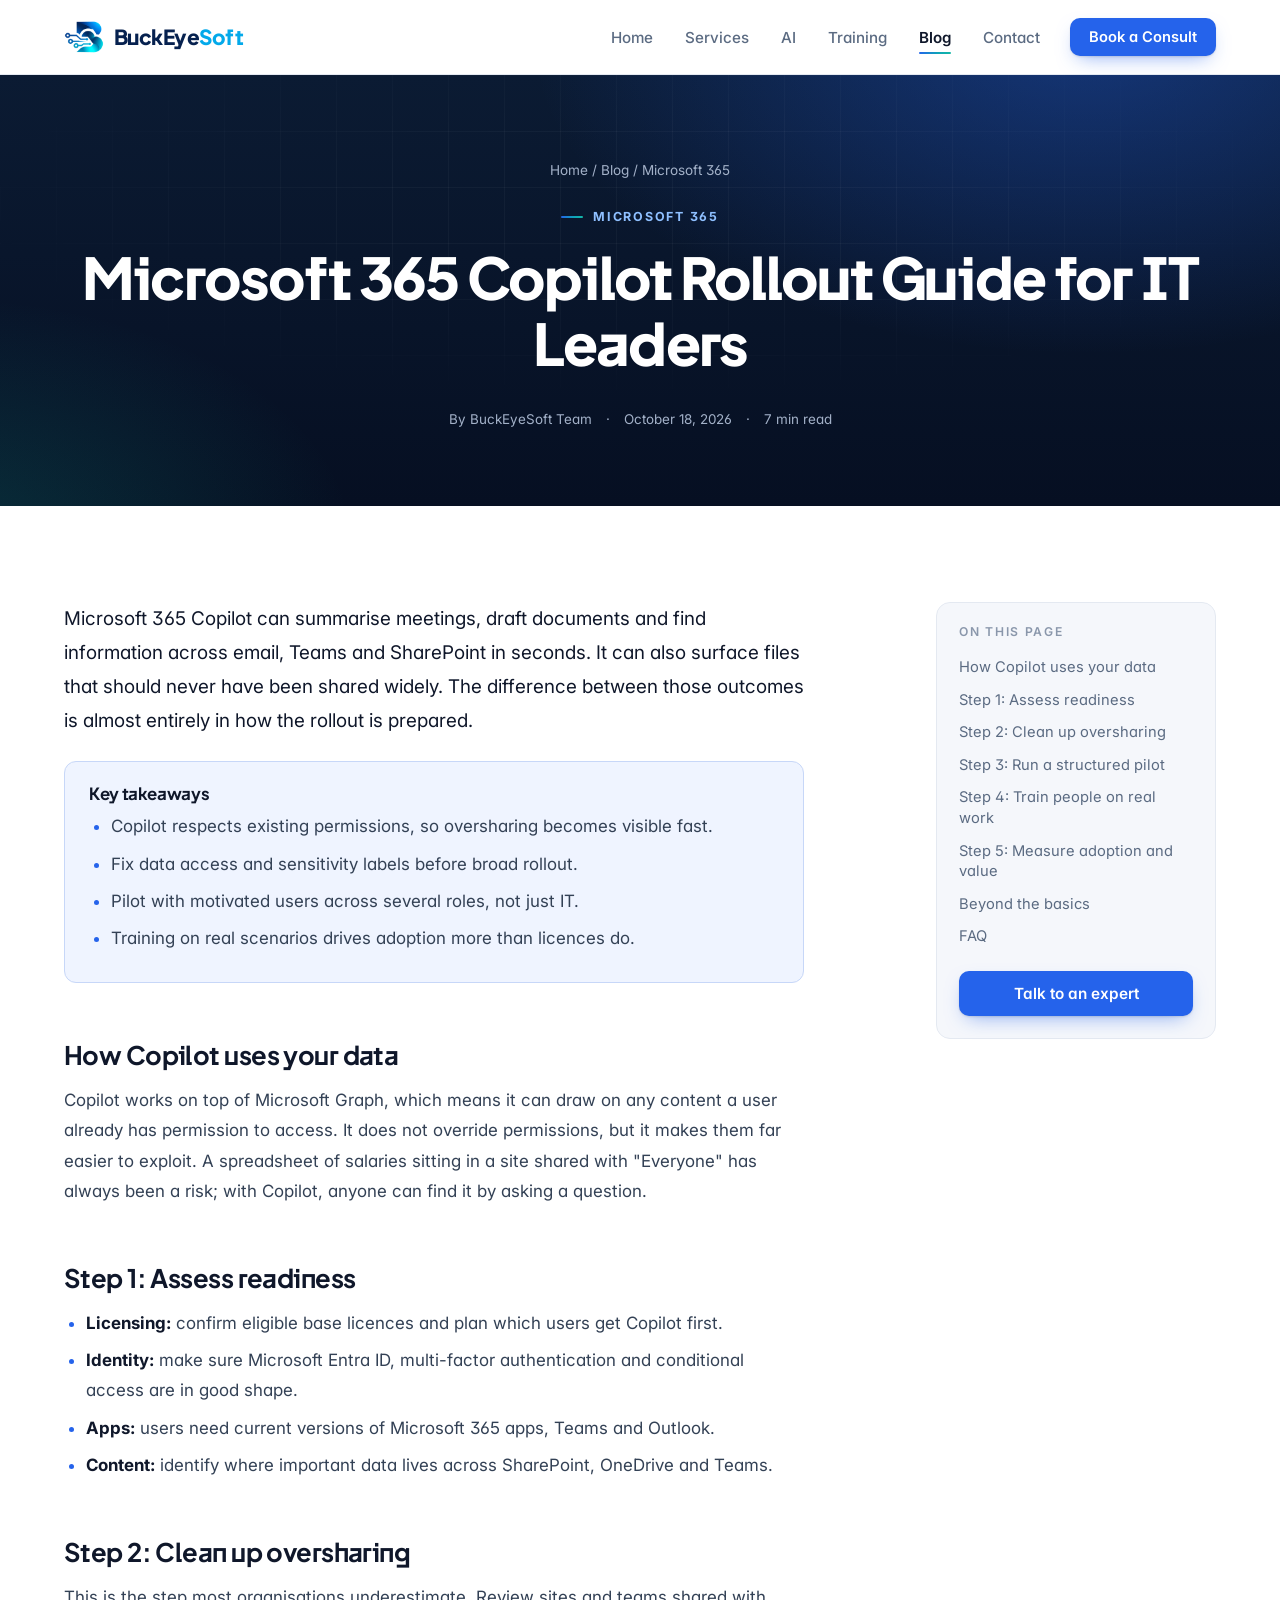
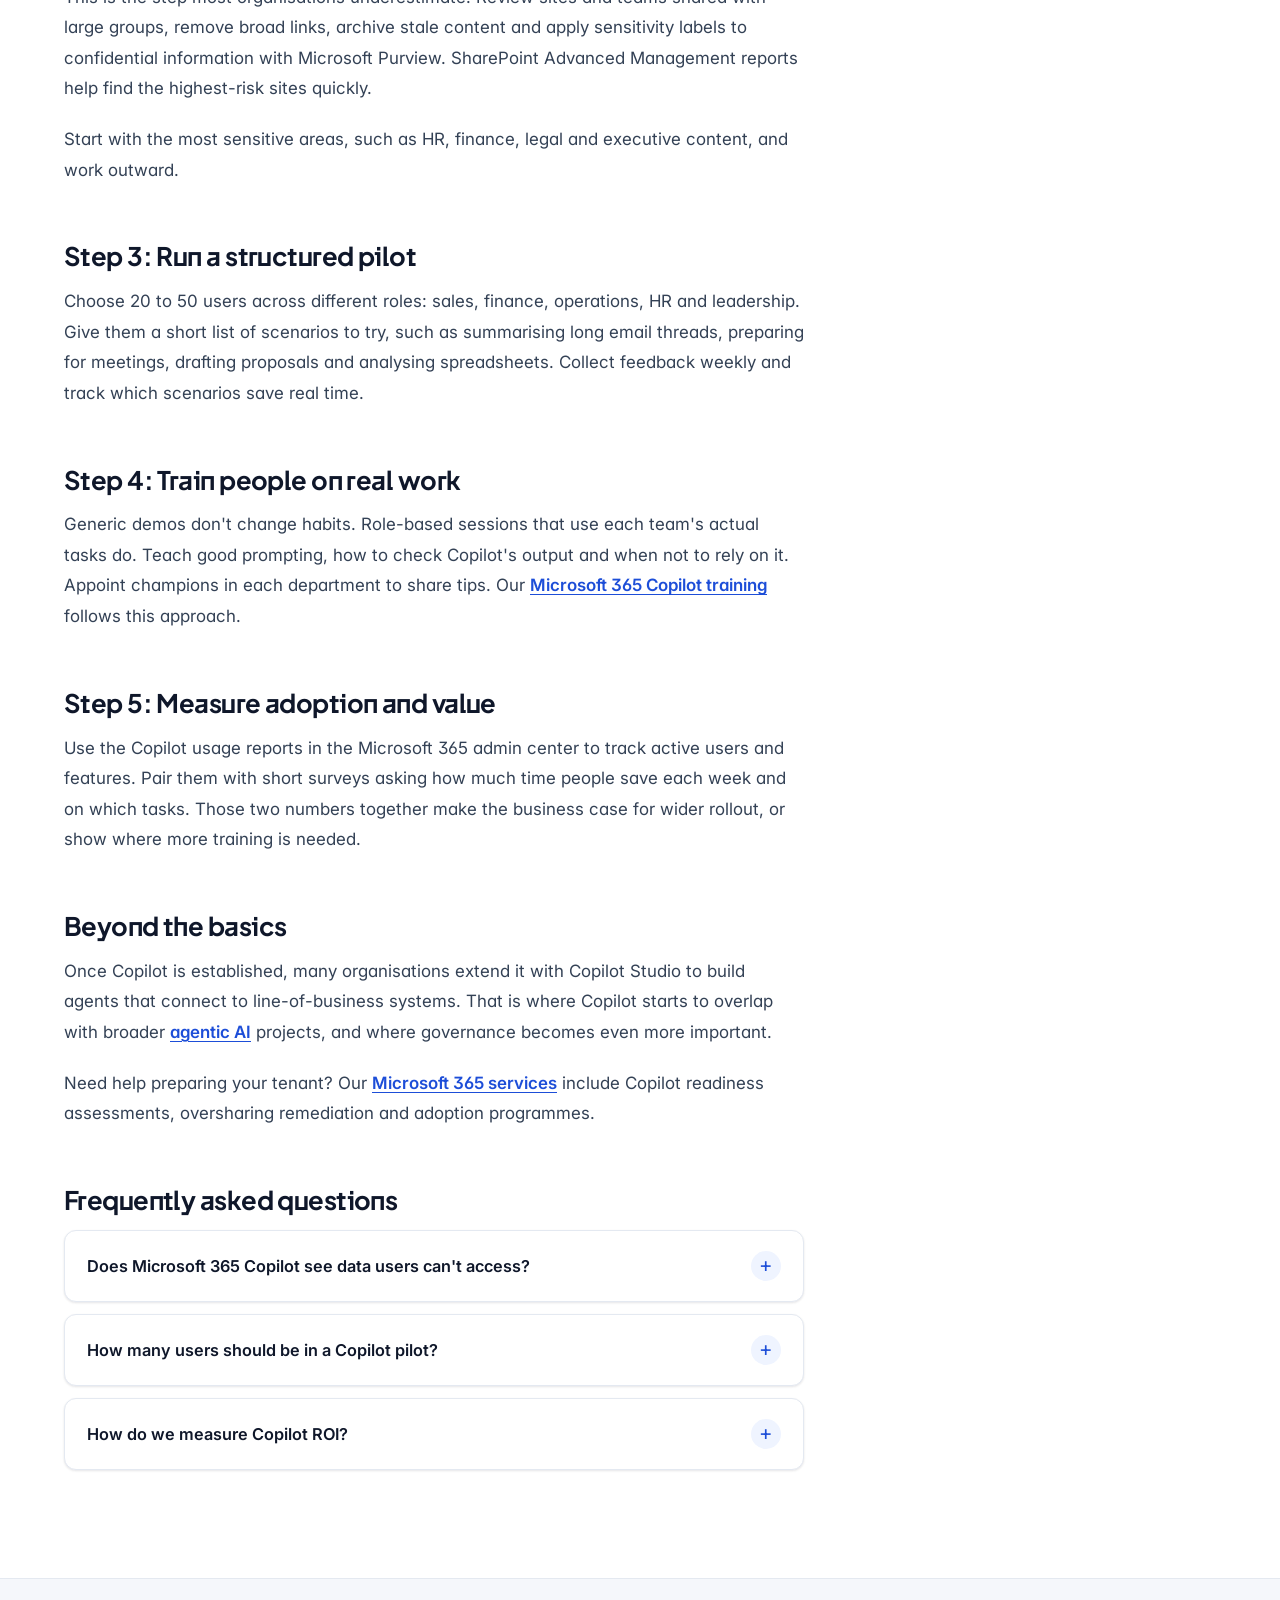
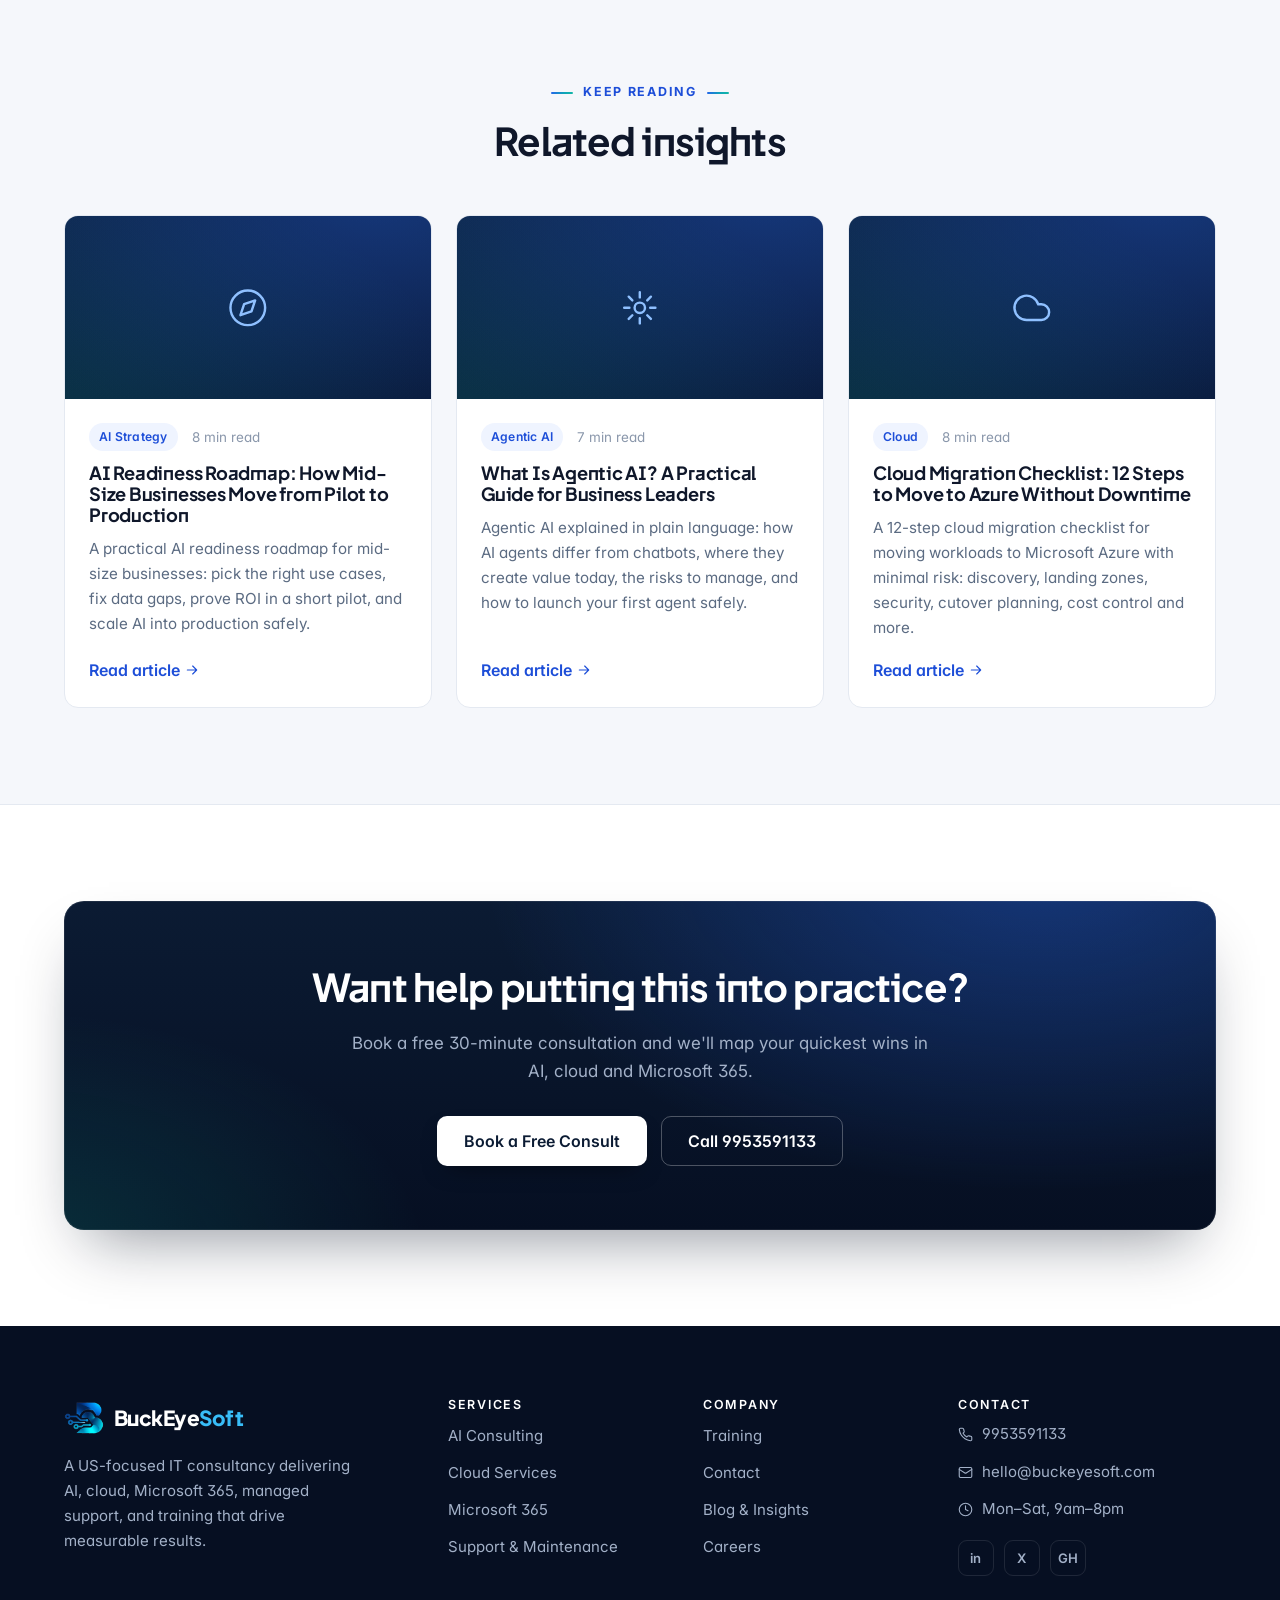
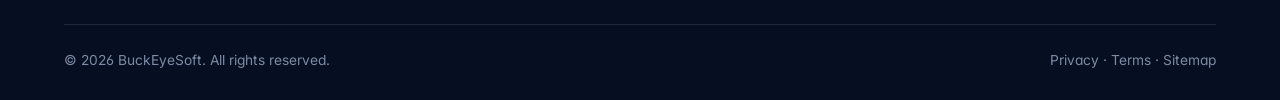
<file: blog/microsoft-365-copilot-rollout.html>
<!DOCTYPE html>
<html lang="en">
<head>
<meta charset="UTF-8">
<meta name="viewport" content="width=device-width, initial-scale=1.0">
<title>Microsoft 365 Copilot Rollout Guide for IT Leaders | BuckEyeSoft</title>
<meta name="description" content="How to roll out Microsoft 365 Copilot successfully: licensing, data permissions and oversharing clean-up, pilot groups, user training, and how to measure adoption and ROI.">
<meta name="robots" content="index, follow, max-image-preview:large">
<link rel="canonical" href="https://buckeyesoft.com/blog/microsoft-365-copilot-rollout.html">
<meta property="og:site_name" content="BuckEyeSoft">
<meta property="og:type" content="article">
<meta property="og:title" content="Microsoft 365 Copilot Rollout Guide for IT Leaders | BuckEyeSoft">
<meta property="og:description" content="How to roll out Microsoft 365 Copilot successfully: licensing, data permissions and oversharing clean-up, pilot groups, user training, and how to measure adoption and ROI.">
<meta property="og:url" content="https://buckeyesoft.com/blog/microsoft-365-copilot-rollout.html">
<meta property="og:image" content="https://buckeyesoft.com/assets/og-image.png">
<meta name="twitter:card" content="summary_large_image">
<meta property="article:published_time" content="2026-10-18">
<meta property="article:section" content="Microsoft 365">
<link rel="alternate" type="application/rss+xml" title="BuckEyeSoft Insights" href="https://buckeyesoft.com/blog/feed.xml">
<link rel="preconnect" href="https://fonts.googleapis.com">
<link rel="preconnect" href="https://fonts.gstatic.com" crossorigin>
<link href="https://fonts.googleapis.com/css2?family=Inter:wght@400;500;600;700&family=Plus+Jakarta+Sans:wght@600;700;800&display=swap" rel="stylesheet">
<link rel="stylesheet" href="../assets/style.css">
<meta name="theme-color" content="#0b1b33">
<link rel="icon" type="image/png" sizes="32x32" href="../assets/favicon-32.png">
<link rel="icon" type="image/png" sizes="512x512" href="../assets/icon-512.png">
<link rel="apple-touch-icon" href="../assets/apple-touch-icon.png">
<script type="application/ld+json">
{
 "@context": "https://schema.org",
 "@type": "BlogPosting",
 "headline": "Microsoft 365 Copilot Rollout Guide for IT Leaders",
 "description": "How to roll out Microsoft 365 Copilot successfully: licensing, data permissions and oversharing clean-up, pilot groups, user training, and how to measure adoption and ROI.",
 "image": "https://buckeyesoft.com/assets/og-image.png",
 "datePublished": "2026-10-18",
 "dateModified": "2026-10-18",
 "author": {
  "@type": "Organization",
  "name": "BuckEyeSoft Team",
  "url": "https://buckeyesoft.com/"
 },
 "publisher": {
  "@type": "Organization",
  "name": "BuckEyeSoft",
  "url": "https://buckeyesoft.com/",
  "logo": {
   "@type": "ImageObject",
   "url": "https://buckeyesoft.com/assets/logo-full.png"
  }
 },
 "mainEntityOfPage": "https://buckeyesoft.com/blog/microsoft-365-copilot-rollout.html",
 "articleSection": "Microsoft 365",
 "keywords": "Microsoft 365 Copilot, Copilot rollout, Microsoft 365 consulting, Copilot readiness",
 "wordCount": 489
}
</script>
<script type="application/ld+json">
{
 "@context": "https://schema.org",
 "@type": "BreadcrumbList",
 "itemListElement": [
  {
   "@type": "ListItem",
   "position": 1,
   "name": "Home",
   "item": "https://buckeyesoft.com/"
  },
  {
   "@type": "ListItem",
   "position": 2,
   "name": "Blog",
   "item": "https://buckeyesoft.com/blog/"
  },
  {
   "@type": "ListItem",
   "position": 3,
   "name": "Microsoft 365 Copilot Rollout Guide for IT Leaders",
   "item": "https://buckeyesoft.com/blog/microsoft-365-copilot-rollout.html"
  }
 ]
}
</script>
<script type="application/ld+json">
{
 "@context": "https://schema.org",
 "@type": "FAQPage",
 "mainEntity": [
  {
   "@type": "Question",
   "name": "Does Microsoft 365 Copilot see data users can't access?",
   "acceptedAnswer": {
    "@type": "Answer",
    "text": "No. Copilot only uses content the signed-in user already has permission to access. That is why fixing overshared files and sites before rollout is so important."
   }
  },
  {
   "@type": "Question",
   "name": "How many users should be in a Copilot pilot?",
   "acceptedAnswer": {
    "@type": "Answer",
    "text": "A pilot of 20 to 50 users across several roles is usually enough to learn which scenarios deliver value and what training is needed."
   }
  },
  {
   "@type": "Question",
   "name": "How do we measure Copilot ROI?",
   "acceptedAnswer": {
    "@type": "Answer",
    "text": "Combine usage data from the Microsoft 365 admin center with user surveys on weekly time saved per task, then compare against licence costs."
   }
  }
 ]
}
</script>
</head>
<body>

<header class="site-header">
  <nav class="nav container" aria-label="Main navigation">
    <a class="brand" href="../index.html"><img class="logo" src="../assets/logo-mark.png" alt="" width="40" height="40"><span>BuckEye<b>Soft</b></span></a>
    <ul class="nav-links">
      <li><a href="../index.html">Home</a></li>
      <li><a href="../services.html">Services</a></li>
      <li><a href="../ai.html">AI</a></li>
      <li><a href="../training.html">Training</a></li>
      <li><a href="../blog/">Blog</a></li>
      <li><a href="../contact.html">Contact</a></li>
      <li class="nav-cta"><a class="btn btn-primary" href="../contact.html">Book a Consult</a></li>
    </ul>
    <button class="nav-toggle" aria-label="Toggle menu"><span></span><span></span><span></span></button>
  </nav>
</header>

<section class="page-hero">
  <div class="container">
    <nav class="crumbs" aria-label="Breadcrumb"><a href="../index.html">Home</a> / <a href="./">Blog</a> / Microsoft 365</nav>
    <span class="eyebrow">Microsoft 365</span>
    <h1>Microsoft 365 Copilot Rollout Guide for IT Leaders</h1>
    <div class="post-meta"><span>By BuckEyeSoft Team</span><span>·</span><time datetime="2026-10-18">October 18, 2026</time><span>·</span><span>7 min read</span></div>
  </div>
</section>

<section class="section">
  <div class="container article-wrap">
    <article class="prose">
<p class="intro">Microsoft 365 Copilot can summarise meetings, draft documents and find information across email, Teams and SharePoint in seconds. It can also surface files that should never have been shared widely. The difference between those outcomes is almost entirely in how the rollout is prepared.</p>

<div class="callout"><h2>Key takeaways</h2><ul>
<li>Copilot respects existing permissions, so oversharing becomes visible fast.</li>
<li>Fix data access and sensitivity labels before broad rollout.</li>
<li>Pilot with motivated users across several roles, not just IT.</li>
<li>Training on real scenarios drives adoption more than licences do.</li>
</ul></div>

<h2 id="how-it-works">How Copilot uses your data</h2>
<p>Copilot works on top of Microsoft Graph, which means it can draw on any content a user already has permission to access. It does not override permissions, but it makes them far easier to exploit. A spreadsheet of salaries sitting in a site shared with "Everyone" has always been a risk; with Copilot, anyone can find it by asking a question.</p>

<h2 id="readiness">Step 1: Assess readiness</h2>
<ul>
<li><strong>Licensing:</strong> confirm eligible base licences and plan which users get Copilot first.</li>
<li><strong>Identity:</strong> make sure Microsoft Entra ID, multi-factor authentication and conditional access are in good shape.</li>
<li><strong>Apps:</strong> users need current versions of Microsoft 365 apps, Teams and Outlook.</li>
<li><strong>Content:</strong> identify where important data lives across SharePoint, OneDrive and Teams.</li>
</ul>

<h2 id="oversharing">Step 2: Clean up oversharing</h2>
<p>This is the step most organisations underestimate. Review sites and teams shared with large groups, remove broad links, archive stale content and apply sensitivity labels to confidential information with Microsoft Purview. SharePoint Advanced Management reports help find the highest-risk sites quickly.</p>
<p>Start with the most sensitive areas, such as HR, finance, legal and executive content, and work outward.</p>

<h2 id="pilot">Step 3: Run a structured pilot</h2>
<p>Choose 20 to 50 users across different roles: sales, finance, operations, HR and leadership. Give them a short list of scenarios to try, such as summarising long email threads, preparing for meetings, drafting proposals and analysing spreadsheets. Collect feedback weekly and track which scenarios save real time.</p>

<h2 id="training">Step 4: Train people on real work</h2>
<p>Generic demos don't change habits. Role-based sessions that use each team's actual tasks do. Teach good prompting, how to check Copilot's output and when not to rely on it. Appoint champions in each department to share tips. Our <a href="../training.html">Microsoft 365 Copilot training</a> follows this approach.</p>

<h2 id="measure">Step 5: Measure adoption and value</h2>
<p>Use the Copilot usage reports in the Microsoft 365 admin center to track active users and features. Pair them with short surveys asking how much time people save each week and on which tasks. Those two numbers together make the business case for wider rollout, or show where more training is needed.</p>

<h2 id="beyond">Beyond the basics</h2>
<p>Once Copilot is established, many organisations extend it with Copilot Studio to build agents that connect to line-of-business systems. That is where Copilot starts to overlap with broader <a href="agentic-ai-for-business.html">agentic AI</a> projects, and where governance becomes even more important.</p>
<p>Need help preparing your tenant? Our <a href="../services.html#o365">Microsoft 365 services</a> include Copilot readiness assessments, oversharing remediation and adoption programmes.</p>

      <h2 id="faq">Frequently asked questions</h2>
      <div class="faq-wrap" style="margin-top:0">
      <div class="faq-item reveal"><button class="faq-q">Does Microsoft 365 Copilot see data users can&#x27;t access? <span class="pm">+</span></button><div class="faq-a"><p>No. Copilot only uses content the signed-in user already has permission to access. That is why fixing overshared files and sites before rollout is so important.</p></div></div>
      <div class="faq-item reveal"><button class="faq-q">How many users should be in a Copilot pilot? <span class="pm">+</span></button><div class="faq-a"><p>A pilot of 20 to 50 users across several roles is usually enough to learn which scenarios deliver value and what training is needed.</p></div></div>
      <div class="faq-item reveal"><button class="faq-q">How do we measure Copilot ROI? <span class="pm">+</span></button><div class="faq-a"><p>Combine usage data from the Microsoft 365 admin center with user surveys on weekly time saved per task, then compare against licence costs.</p></div></div>
      </div>
    </article>
    <aside class="toc" aria-label="On this page">
      <h2>On this page</h2>
      <ol>
          <li><a href="#how-it-works">How Copilot uses your data</a></li>
          <li><a href="#readiness">Step 1: Assess readiness</a></li>
          <li><a href="#oversharing">Step 2: Clean up oversharing</a></li>
          <li><a href="#pilot">Step 3: Run a structured pilot</a></li>
          <li><a href="#training">Step 4: Train people on real work</a></li>
          <li><a href="#measure">Step 5: Measure adoption and value</a></li>
          <li><a href="#beyond">Beyond the basics</a></li>
          <li><a href="#faq">FAQ</a></li>
      </ol>
      <a class="btn btn-primary" href="../contact.html">Talk to an expert</a>
    </aside>
  </div>
</section>

<section class="section section-alt">
  <div class="container">
    <div class="center reveal"><span class="eyebrow">Keep reading</span><h2>Related insights</h2></div>
    <div class="post-grid mt-lg">
      <a class="post-card reveal" href="ai-readiness-roadmap.html">
        <div class="post-thumb"><svg class="i" viewBox="0 0 24 24" aria-hidden="true"><circle cx="12" cy="12" r="10"/><path d="m16.24 7.76-2.12 6.36-6.36 2.12 2.12-6.36 6.36-2.12z"/></svg></div>
        <div class="post-body">
          <div class="post-meta"><span class="tag">AI Strategy</span><span>8 min read</span></div>
          <h3>AI Readiness Roadmap: How Mid-Size Businesses Move from Pilot to Production</h3>
          <p>A practical AI readiness roadmap for mid-size businesses: pick the right use cases, fix data gaps, prove ROI in a short pilot, and scale AI into production safely.</p>
          <span class="more link">Read article <svg class="i" viewBox="0 0 24 24" aria-hidden="true"><path d="M5 12h14M13 6l6 6-6 6"/></svg></span>
        </div>
      </a>
      <a class="post-card reveal" href="agentic-ai-for-business.html">
        <div class="post-thumb"><svg class="i" viewBox="0 0 24 24" aria-hidden="true"><path d="M12 3v3M12 18v3M3 12h3M18 12h3M5.6 5.6l2.1 2.1M16.3 16.3l2.1 2.1M5.6 18.4l2.1-2.1M16.3 7.7l2.1-2.1"/><circle cx="12" cy="12" r="3"/></svg></div>
        <div class="post-body">
          <div class="post-meta"><span class="tag">Agentic AI</span><span>7 min read</span></div>
          <h3>What Is Agentic AI? A Practical Guide for Business Leaders</h3>
          <p>Agentic AI explained in plain language: how AI agents differ from chatbots, where they create value today, the risks to manage, and how to launch your first agent safely.</p>
          <span class="more link">Read article <svg class="i" viewBox="0 0 24 24" aria-hidden="true"><path d="M5 12h14M13 6l6 6-6 6"/></svg></span>
        </div>
      </a>
      <a class="post-card reveal" href="azure-cloud-migration-checklist.html">
        <div class="post-thumb"><svg class="i" viewBox="0 0 24 24" aria-hidden="true"><path d="M17.5 19H9a7 7 0 1 1 6.71-9h1.79a4.5 4.5 0 1 1 0 9Z"/></svg></div>
        <div class="post-body">
          <div class="post-meta"><span class="tag">Cloud</span><span>8 min read</span></div>
          <h3>Cloud Migration Checklist: 12 Steps to Move to Azure Without Downtime</h3>
          <p>A 12-step cloud migration checklist for moving workloads to Microsoft Azure with minimal risk: discovery, landing zones, security, cutover planning, cost control and more.</p>
          <span class="more link">Read article <svg class="i" viewBox="0 0 24 24" aria-hidden="true"><path d="M5 12h14M13 6l6 6-6 6"/></svg></span>
        </div>
      </a>
    </div>
  </div>
</section>

<section class="section">
  <div class="container">
    <div class="cta-band reveal">
      <h2>Want help putting this into practice?</h2>
      <p>Book a free 30-minute consultation and we'll map your quickest wins in AI, cloud and Microsoft 365.</p>
      <div class="btn-row btn-row-center">
        <a class="btn btn-primary btn-lg" href="../contact.html">Book a Free Consult</a>
        <a class="btn btn-ghost btn-lg" href="tel:9953591133">Call 9953591133</a>
      </div>
    </div>
  </div>
</section>

<footer class="site-footer">
  <div class="container">
    <div class="footer-grid">
      <div class="footer-brand">
        <a class="brand" href="../index.html"><img class="logo" src="../assets/logo-mark.png" alt="" width="40" height="40"><span>BuckEye<b>Soft</b></span></a>
        <p>A US-focused IT consultancy delivering AI, cloud, Microsoft 365, managed support, and training that drive measurable results.</p>
      </div>
      <div><h4>Services</h4><ul>
        <li><a href="../ai.html">AI Consulting</a></li>
        <li><a href="../services.html#cloud">Cloud Services</a></li>
        <li><a href="../services.html#o365">Microsoft 365</a></li>
        <li><a href="../services.html#support">Support &amp; Maintenance</a></li>
      </ul></div>
      <div><h4>Company</h4><ul>
        <li><a href="../training.html">Training</a></li>
        <li><a href="../contact.html">Contact</a></li>
        <li><a href="../blog/">Blog &amp; Insights</a></li>
        <li><a href="../contact.html">Careers</a></li>
      </ul></div>
      <div><h4>Contact</h4><ul>
        <li><a href="tel:9953591133"><svg class="i" viewBox="0 0 24 24" aria-hidden="true"><path d="M22 16.92v3a2 2 0 0 1-2.18 2 19.79 19.79 0 0 1-8.63-3.07 19.5 19.5 0 0 1-6-6 19.79 19.79 0 0 1-3.07-8.67A2 2 0 0 1 4.11 2h3a2 2 0 0 1 2 1.72c.13.96.36 1.9.7 2.81a2 2 0 0 1-.45 2.11L8.09 9.91a16 16 0 0 0 6 6l1.27-1.27a2 2 0 0 1 2.11-.45c.91.34 1.85.57 2.81.7A2 2 0 0 1 22 16.92z"/></svg> 9953591133</a></li>
        <li><a href="mailto:hello@buckeyesoft.com"><svg class="i" viewBox="0 0 24 24" aria-hidden="true"><rect x="2" y="4" width="20" height="16" rx="2"/><path d="m22 7-8.97 5.7a1.94 1.94 0 0 1-2.06 0L2 7"/></svg> hello@buckeyesoft.com</a></li>
        <li><span><svg class="i" viewBox="0 0 24 24" aria-hidden="true"><circle cx="12" cy="12" r="10"/><path d="M12 6v6l4 2"/></svg> Mon–Sat, 9am–8pm</span></li>
      </ul>
      <div class="socials"><a href="#">in</a><a href="#">X</a><a href="#">GH</a></div></div>
    </div>
    <div class="footer-bottom">
      <span>© 2026 BuckEyeSoft. All rights reserved.</span>
      <span><a href="#">Privacy</a> · <a href="#">Terms</a> · <a href="../sitemap.xml">Sitemap</a></span>
    </div>
  </div>
</footer>

<script src="../assets/main.js" defer></script>
</body>
</html>
</file>
<file: assets/style.css>
/* ===========================================================
   BuckEyeSoft — Global Stylesheet
   Theme: Deep navy + cobalt, teal accent, light neutral surfaces
   =========================================================== */

:root{
  /* Brand */
  --navy-950:#060f22;
  --navy-900:#0b1b33;
  --navy-800:#12264a;
  --navy-700:#1b335f;
  --blue-600:#2563eb;
  --blue-700:#1d4ed8;
  --blue-50:#eff4ff;
  --teal-500:#14b8a6;
  --teal-400:#2dd4bf;
  --teal-50:#ecfdf9;
  --brand-navy:#06214f; /* logo wordmark */
  --brand-sky:#03a9ea;  /* logo "Soft" */

  /* Neutrals */
  --bg:#ffffff;
  --bg-alt:#f5f7fb;
  --ink:#0f172a;
  --text:#334155;
  --muted:#5b6b82;
  --subtle:#8a97ab;
  --line:#e4e9f1;
  --line-strong:#d4dbe7;

  /* On dark */
  --on-dark:#e7edf7;
  --on-dark-muted:#a3b1c8;
  --line-dark:rgba(255,255,255,.10);

  --shadow-sm:0 1px 2px rgba(15,23,42,.05),0 1px 3px rgba(15,23,42,.06);
  --shadow:0 1px 2px rgba(15,23,42,.04),0 12px 32px -12px rgba(15,23,42,.14);
  --shadow-lg:0 30px 60px -24px rgba(6,15,34,.45);
  --radius:14px;
  --radius-sm:10px;
  --maxw:1200px;
  --grad-brand:linear-gradient(120deg,var(--blue-600) 0%,#0ea5b7 60%,var(--teal-500) 100%);
  --grad-text-dark:linear-gradient(100deg,#7cb4ff 0%,#5eead4 100%);
  --grad-hero:radial-gradient(900px 520px at 85% -10%,rgba(37,99,235,.38),transparent 62%),
              radial-gradient(700px 420px at -5% 110%,rgba(20,184,166,.20),transparent 60%),
              linear-gradient(180deg,var(--navy-900),var(--navy-950));
  --font:'Inter',-apple-system,BlinkMacSystemFont,'Segoe UI',Roboto,Helvetica,Arial,sans-serif;
  --font-display:'Plus Jakarta Sans','Inter',-apple-system,BlinkMacSystemFont,'Segoe UI',sans-serif;
}

*{box-sizing:border-box}
html{scroll-behavior:smooth;-webkit-text-size-adjust:100%}
body{
  margin:0;
  font-family:var(--font);
  font-size:16px;
  color:var(--text);
  background:var(--bg);
  line-height:1.65;
  overflow-x:hidden;
  -webkit-font-smoothing:antialiased;
  -moz-osx-font-smoothing:grayscale;
  font-feature-settings:"cv11","ss01";
}
img{max-width:100%;display:block}
a{color:inherit;text-decoration:none}
h1,h2,h3,h4{font-family:var(--font-display);line-height:1.15;margin:0 0 .55em;font-weight:700;letter-spacing:-.022em;color:var(--ink)}
h1{font-size:clamp(2.3rem,4.6vw,3.6rem);letter-spacing:-.03em;font-weight:800}
h2{font-size:clamp(1.75rem,3vw,2.5rem)}
h3{font-size:1.2rem;letter-spacing:-.012em}
p{margin:0 0 1rem}
.container{max-width:var(--maxw);margin:0 auto;padding:0 24px}
.section{padding:96px 0}
.section-sm{padding:56px 0}
.section-alt{background:var(--bg-alt);border-top:1px solid var(--line);border-bottom:1px solid var(--line)}
.mt-lg{margin-top:52px}
.mt-md{margin-top:28px}
.btn-row{display:flex;gap:14px;flex-wrap:wrap}
.center .btn-row{justify-content:center}

/* ---------- Icons ---------- */
.i{width:1em;height:1em;flex-shrink:0;stroke:currentColor;fill:none;stroke-width:1.75;stroke-linecap:round;stroke-linejoin:round;vertical-align:-.125em}

/* ---------- Utility ---------- */
.eyebrow{
  display:inline-flex;align-items:center;gap:10px;
  font-size:.78rem;font-weight:700;letter-spacing:.14em;
  text-transform:uppercase;color:var(--blue-700);margin-bottom:16px;
}
.eyebrow:before{content:"";width:22px;height:2px;border-radius:2px;background:var(--grad-brand)}
.center .eyebrow:after{content:"";width:22px;height:2px;border-radius:2px;background:var(--grad-brand)}
.lead{color:var(--muted);font-size:1.12rem;max-width:660px}
.center{text-align:center}
.center .lead{margin-left:auto;margin-right:auto}
.grad-text{background:var(--grad-brand);-webkit-background-clip:text;background-clip:text;color:transparent}
.link{color:var(--blue-700);font-weight:600}
.link:hover{text-decoration:underline;text-underline-offset:3px}

/* ---------- Buttons ---------- */
.btn{
  display:inline-flex;align-items:center;justify-content:center;gap:9px;
  font-family:var(--font);font-weight:600;font-size:.96rem;line-height:1;
  padding:14px 22px;border-radius:var(--radius-sm);
  cursor:pointer;border:1px solid transparent;transition:background .2s,border-color .2s,color .2s,box-shadow .2s,transform .2s;white-space:nowrap;
}
.btn-primary{background:var(--blue-600);color:#fff;box-shadow:0 1px 2px rgba(15,23,42,.12),0 8px 20px -8px rgba(37,99,235,.55)}
.btn-primary:hover{background:var(--blue-700);transform:translateY(-1px)}
.btn-ghost{background:#fff;color:var(--ink);border-color:var(--line-strong)}
.btn-ghost:hover{border-color:var(--blue-600);color:var(--blue-700)}
.btn-lg{padding:16px 26px;font-size:1rem}
.on-dark .btn-ghost,.hero .btn-ghost,.page-hero .btn-ghost,.cta-band .btn-ghost{background:transparent;color:#fff;border-color:rgba(255,255,255,.28)}
.on-dark .btn-ghost:hover,.hero .btn-ghost:hover,.page-hero .btn-ghost:hover,.cta-band .btn-ghost:hover{background:rgba(255,255,255,.08);border-color:rgba(255,255,255,.5);color:#fff}

/* ---------- Header ---------- */
.site-header{
  position:sticky;top:0;z-index:60;
  background:rgba(255,255,255,.88);backdrop-filter:saturate(180%) blur(14px);-webkit-backdrop-filter:saturate(180%) blur(14px);
  border-bottom:1px solid var(--line);
}
.nav{display:flex;align-items:center;justify-content:space-between;height:74px}
.brand{display:flex;align-items:center;gap:10px;font-family:var(--font-display);font-weight:800;font-size:1.3rem;letter-spacing:-.025em;color:var(--brand-navy)}
.brand .logo{width:40px;height:40px;object-fit:contain}
.brand span b{font-weight:800;color:var(--brand-sky)}
.nav-links{display:flex;align-items:center;gap:4px;list-style:none;margin:0;padding:0}
.nav-links a:not(.btn){
  padding:9px 14px;border-radius:8px;font-weight:500;font-size:.95rem;color:var(--muted);transition:.2s;position:relative;
}
.nav-links a:not(.btn):hover{color:var(--ink)}
.nav-links a.active:not(.btn){color:var(--ink);font-weight:600}
.nav-links a.active:not(.btn):after{content:"";position:absolute;left:14px;right:14px;bottom:2px;height:2px;border-radius:2px;background:var(--grad-brand)}
.nav-cta{margin-left:12px}
.nav-cta .btn{padding:11px 18px;font-size:.92rem}
.nav-toggle{display:none;background:none;border:0;cursor:pointer;padding:8px}
.nav-toggle span{display:block;width:22px;height:2px;background:var(--navy-900);margin:5px 0;border-radius:2px;transition:.3s}

/* ---------- Hero ---------- */
.hero{position:relative;padding:104px 0 96px;background:var(--grad-hero);color:var(--on-dark);overflow:hidden}
.hero:before,.page-hero:before{
  content:"";position:absolute;inset:0;pointer-events:none;
  background-image:linear-gradient(rgba(255,255,255,.035) 1px,transparent 1px),linear-gradient(90deg,rgba(255,255,255,.035) 1px,transparent 1px);
  background-size:56px 56px;
  -webkit-mask-image:radial-gradient(ellipse 70% 60% at 50% 30%,#000 30%,transparent 80%);mask-image:radial-gradient(ellipse 70% 60% at 50% 30%,#000 30%,transparent 80%);
}
.hero > .container,.page-hero > .container{position:relative}
.hero-grid{display:grid;grid-template-columns:1.1fr .9fr;gap:64px;align-items:center}
.hero h1{color:#fff}
.hero h1 span{background:var(--grad-text-dark);-webkit-background-clip:text;background-clip:text;color:transparent}
.hero .eyebrow,.page-hero .eyebrow,.on-dark .eyebrow{color:#8fc0ff}
.hero .lead{font-size:1.16rem;color:var(--on-dark-muted)}
.hero-cta{display:flex;gap:14px;flex-wrap:wrap;margin-top:32px}
.hero-trust{margin-top:44px;padding-top:28px;border-top:1px solid var(--line-dark);display:flex;gap:44px;flex-wrap:wrap;color:var(--on-dark-muted);font-size:.86rem}
.hero-trust b{font-family:var(--font-display);color:#fff;font-size:1.7rem;display:block;font-weight:700;letter-spacing:-.02em;line-height:1.2}
.hero-visual{
  position:relative;border-radius:18px;padding:22px;
  background:linear-gradient(160deg,rgba(255,255,255,.09),rgba(255,255,255,.03));
  border:1px solid rgba(255,255,255,.12);box-shadow:var(--shadow-lg);
  backdrop-filter:blur(6px);
}
.hero-visual:before{
  content:"Live engagements";display:block;font-size:.72rem;font-weight:600;letter-spacing:.14em;text-transform:uppercase;
  color:var(--on-dark-muted);margin:0 4px 14px;
}
.hero-visual .chip{
  display:flex;align-items:center;gap:14px;padding:14px 16px;border-radius:12px;
  background:rgba(6,15,34,.55);border:1px solid rgba(255,255,255,.07);margin-bottom:10px;
}
.hero-visual .chip:last-child{margin-bottom:0}
.hero-visual .chip:after{content:"";margin-left:auto;width:8px;height:8px;border-radius:50%;background:var(--teal-400);box-shadow:0 0 0 4px rgba(45,212,191,.15)}
.hero-visual .dot{width:40px;height:40px;border-radius:10px;display:grid;place-items:center;font-size:1.2rem;color:#8fc0ff;background:rgba(37,99,235,.18);border:1px solid rgba(124,180,255,.22)}
.hero-visual .chip b{color:#fff;font-size:.96rem;font-weight:600}
.hero-visual .chip small{color:var(--on-dark-muted)}

/* ---------- Trust bar ---------- */
.trustbar{border-bottom:1px solid var(--line);background:#fff}
.trustbar .container{display:flex;align-items:center;justify-content:space-between;flex-wrap:wrap;gap:20px 32px;padding-top:28px;padding-bottom:28px}
.trustbar span{color:#7b879b;font-family:var(--font-display);font-weight:600;font-size:1.06rem;letter-spacing:-.01em}
.trustbar .lbl{color:var(--subtle);font-family:var(--font);font-size:.74rem;text-transform:uppercase;letter-spacing:.16em;font-weight:600}

/* ---------- Cards / grid ---------- */
.grid{display:grid;gap:24px}
.grid-2{grid-template-columns:repeat(2,1fr)}
.grid-3{grid-template-columns:repeat(3,1fr)}
.grid-4{grid-template-columns:repeat(4,1fr)}
.card{
  background:#fff;border:1px solid var(--line);border-radius:var(--radius);
  padding:32px;transition:transform .25s ease,box-shadow .25s ease,border-color .25s ease;position:relative;overflow:hidden;
  box-shadow:var(--shadow-sm);
}
.card:before{content:"";position:absolute;left:0;right:0;top:0;height:3px;background:var(--grad-brand);opacity:0;transition:opacity .25s}
.card:hover{transform:translateY(-3px);box-shadow:var(--shadow);border-color:var(--line-strong)}
.card:hover:before{opacity:1}
.icon{
  width:52px;height:52px;border-radius:12px;display:grid;place-items:center;font-size:1.45rem;
  color:var(--blue-700);background:linear-gradient(135deg,var(--blue-50),var(--teal-50));border:1px solid #dbe6fb;margin-bottom:20px;
}
.icon-lg{width:58px;height:58px;font-size:1.6rem;border-radius:14px}
.card h3{margin-bottom:10px}
.card p{color:var(--muted);font-size:.97rem;margin-bottom:16px}
.card ul{margin:0;padding:16px 0 0;list-style:none;border-top:1px solid var(--line)}
.card ul li{color:var(--text);font-size:.93rem;padding:5px 0 5px 26px;position:relative}
.card ul li:before,.price ul li:before{
  content:"";position:absolute;left:0;top:.62em;width:16px;height:16px;border-radius:50%;
  background:var(--teal-50) url("data:image/svg+xml,%3Csvg xmlns='http://www.w3.org/2000/svg' viewBox='0 0 24 24' fill='none' stroke='%230d9488' stroke-width='3.2' stroke-linecap='round' stroke-linejoin='round'%3E%3Cpath d='M20 6 9 17l-5-5'/%3E%3C/svg%3E") center/10px no-repeat;
}
.card .more{color:var(--blue-700);font-weight:600;font-size:.92rem;display:inline-flex;align-items:center;gap:6px;margin-top:14px}
.card .more:hover{gap:10px}

/* ---------- Feature split ---------- */
.split{display:grid;grid-template-columns:1fr 1fr;gap:64px;align-items:center}
.split.rev .split-media{order:-1}
.check-list{list-style:none;margin:24px 0 0;padding:0}
.check-list li{padding:10px 0 10px 36px;position:relative;color:var(--muted)}
.check-list li:before{
  content:"";position:absolute;left:0;top:12px;width:22px;height:22px;border-radius:7px;
  background:url("data:image/svg+xml,%3Csvg xmlns='http://www.w3.org/2000/svg' viewBox='0 0 24 24' fill='none' stroke='white' stroke-width='3' stroke-linecap='round' stroke-linejoin='round'%3E%3Cpath d='M20 6 9 17l-5-5'/%3E%3C/svg%3E") center/13px no-repeat,var(--grad-brand);
}
.check-list li b{color:var(--ink);font-weight:600}
.media-card{
  border-radius:18px;padding:28px;border:1px solid var(--line);
  background:linear-gradient(160deg,var(--blue-50),#fff 55%,var(--teal-50));
  box-shadow:var(--shadow);
}
.stat-row{display:grid;grid-template-columns:repeat(2,1fr);gap:16px}
.stat-box{background:#fff;border:1px solid var(--line);border-radius:12px;padding:22px;box-shadow:var(--shadow-sm)}
.stat-box b{font-family:var(--font-display);font-size:2rem;color:var(--navy-900);display:block;font-weight:700;letter-spacing:-.02em;line-height:1.25}
.stat-box small{color:var(--muted);font-size:.88rem}

/* ---------- Stats band ---------- */
.stats{background:var(--grad-hero);color:var(--on-dark)}
.stats .grid-4{gap:0}
.stat{text-align:center;padding:14px 18px}
.stats .stat + .stat{border-left:1px solid var(--line-dark)}
.stat b{font-family:var(--font-display);font-size:clamp(2rem,3.6vw,2.8rem);font-weight:700;color:var(--ink);display:block;letter-spacing:-.02em;line-height:1.2}
.stat b em{font-style:normal;background:var(--grad-brand);-webkit-background-clip:text;background-clip:text;color:transparent}
.stats .stat b em{background:var(--grad-text-dark);-webkit-background-clip:text;background-clip:text}
.stat small{color:var(--muted);font-size:.8rem;text-transform:uppercase;letter-spacing:.12em;font-weight:600}
.stats .stat small{color:var(--on-dark-muted)}
.formats{border-bottom:1px solid var(--line)}
.formats .stat + .stat{border-left:1px solid var(--line)}

/* ---------- Process ---------- */
.steps{counter-reset:step;display:grid;grid-template-columns:repeat(4,1fr);gap:22px}
.step{position:relative;padding:30px 24px;border-radius:var(--radius);background:#fff;border:1px solid var(--line);box-shadow:var(--shadow-sm)}
.step:before{
  counter-increment:step;content:"0" counter(step);
  font-family:var(--font-display);font-size:.85rem;font-weight:700;letter-spacing:.06em;color:var(--blue-700);
  display:inline-grid;place-items:center;width:40px;height:40px;border-radius:50%;
  background:var(--blue-50);border:1px solid #dbe6fb;margin-bottom:18px;
}
.step h3{font-size:1.1rem}
.step p{color:var(--muted);font-size:.93rem;margin:0}

/* ---------- Testimonials ---------- */
.quote{
  background:#fff;border:1px solid var(--line);border-radius:var(--radius);padding:32px;box-shadow:var(--shadow-sm);
  display:flex;flex-direction:column;position:relative;
}
.quote:before{content:"\201C";font-family:Georgia,serif;font-size:3.6rem;line-height:1;color:#c7d7f8;display:block;height:34px}
.quote p{color:var(--text);font-size:1.02rem;line-height:1.7;flex:1}
.quote .who{display:flex;align-items:center;gap:12px;margin-top:18px;padding-top:18px;border-top:1px solid var(--line)}
.quote .av{width:44px;height:44px;border-radius:50%;background:var(--navy-800);display:grid;place-items:center;font-weight:600;font-size:.9rem;color:#fff;letter-spacing:.02em}
.quote .who b{display:block;color:var(--ink);font-size:.95rem;font-weight:600}
.quote .who small{color:var(--muted)}

/* ---------- Pricing / packages ---------- */
.price-grid{display:grid;grid-template-columns:repeat(3,1fr);gap:24px;align-items:stretch}
.price{background:#fff;border:1px solid var(--line);border-radius:var(--radius);padding:34px;display:flex;flex-direction:column;box-shadow:var(--shadow-sm);position:relative}
.price.featured{border-color:var(--blue-600);box-shadow:0 0 0 1px var(--blue-600),var(--shadow)}
.price.featured:after{content:"Most popular";position:absolute;top:-12px;right:24px;background:var(--blue-600);color:#fff;font-size:.72rem;font-weight:600;letter-spacing:.06em;padding:5px 11px;border-radius:999px}
.price .tag{font-size:.76rem;font-weight:700;text-transform:uppercase;letter-spacing:.14em;color:var(--blue-700)}
.price .amt{font-family:var(--font-display);font-size:2.2rem;font-weight:700;color:var(--ink);margin:10px 0;letter-spacing:-.02em}
.price .amt small{font-family:var(--font);font-size:.9rem;color:var(--muted);font-weight:500;letter-spacing:0}
.price .desc{color:var(--muted);font-size:.95rem}
.price ul{list-style:none;padding:0;margin:18px 0 26px;flex:1}
.price ul li{padding:9px 0 9px 26px;position:relative;color:var(--text);font-size:.94rem;border-bottom:1px solid var(--line)}
.price ul li:before{top:calc(9px + .3em)}

/* ---------- CTA band ---------- */
.cta-band{
  background:var(--grad-hero);border-radius:20px;padding:64px 52px;text-align:center;position:relative;overflow:hidden;
  color:var(--on-dark);box-shadow:var(--shadow-lg);
}
.cta-band:after{content:"";position:absolute;inset:0;border-radius:inherit;border:1px solid rgba(255,255,255,.08);pointer-events:none}
.cta-band h2{color:#fff}
.cta-band p{color:var(--on-dark-muted);max-width:580px;margin:0 auto 30px;font-size:1.06rem}
.cta-band .btn-primary{background:#fff;color:var(--navy-900);box-shadow:0 10px 24px -12px rgba(0,0,0,.6)}
.cta-band .btn-primary:hover{background:var(--blue-50)}
.cta-band.compact{padding:32px;margin-top:26px;text-align:left}
.cta-band.compact h2{font-size:1.35rem}
.cta-band.compact p{margin:0 0 20px;font-size:.98rem}

/* ---------- Forms ---------- */
.form-card{background:#fff;border:1px solid var(--line);border-radius:18px;padding:38px;box-shadow:var(--shadow)}
.form-card h2{font-size:1.55rem}
.form-card .hint{color:var(--muted);font-size:.95rem;margin-bottom:26px}
.field{margin-bottom:18px}
.field label{display:block;font-weight:600;font-size:.88rem;margin-bottom:7px;color:var(--ink)}
.field input,.field select,.field textarea{
  width:100%;padding:13px 14px;border-radius:var(--radius-sm);border:1px solid var(--line-strong);
  background:#fff;color:var(--ink);font-family:inherit;font-size:.96rem;transition:.2s;
}
.field input::placeholder,.field textarea::placeholder{color:#a0abbd}
.field input:focus,.field select:focus,.field textarea:focus{outline:none;border-color:var(--blue-600);box-shadow:0 0 0 4px rgba(37,99,235,.14)}
.field textarea{min-height:130px;resize:vertical}
.form-ok{display:none;background:var(--teal-50);border:1px solid #a7f3e4;color:#0f766e;padding:14px 16px;border-radius:var(--radius-sm);margin-top:14px;font-size:.95rem}
.contact-info{display:flex;flex-direction:column;gap:14px;margin-top:24px}
.info-row{display:flex;gap:16px;align-items:center;padding:18px 20px;border:1px solid var(--line);border-radius:12px;background:#fff;box-shadow:var(--shadow-sm)}
.info-row .ic{width:46px;height:46px;border-radius:11px;color:var(--blue-700);background:linear-gradient(135deg,var(--blue-50),var(--teal-50));border:1px solid #dbe6fb;display:grid;place-items:center;font-size:1.25rem;flex-shrink:0}
.info-row b{color:var(--ink);display:block;font-weight:600;font-size:.92rem}
.info-row a,.info-row span{color:var(--muted);font-size:.96rem}
.info-row a:hover{color:var(--blue-700)}
.info-row .phone{font-family:var(--font-display);font-size:1.15rem;font-weight:700;color:var(--blue-700)}

/* ---------- Accordion (FAQ) ---------- */
.faq{max-width:820px}
.faq-item{border:1px solid var(--line);border-radius:12px;margin-bottom:12px;background:#fff;overflow:hidden;box-shadow:var(--shadow-sm)}
.faq-q{width:100%;text-align:left;background:none;border:0;color:var(--ink);font-weight:600;font-size:1.02rem;padding:20px 22px;cursor:pointer;display:flex;justify-content:space-between;align-items:center;gap:12px;font-family:inherit}
.faq-q .pm{color:var(--blue-700);font-size:1.3rem;font-weight:400;transition:.3s;flex-shrink:0;width:30px;height:30px;border-radius:50%;background:var(--blue-50);display:grid;place-items:center;line-height:1}
.faq-a{max-height:0;overflow:hidden;transition:max-height .35s ease;color:var(--muted)}
.faq-a p{padding:0 22px 22px}
.faq-item.open .pm{transform:rotate(45deg)}

/* ---------- Page hero (inner) ---------- */
.page-hero{position:relative;padding:84px 0 76px;background:var(--grad-hero);text-align:center;color:var(--on-dark);overflow:hidden}
.page-hero h1{color:#fff}
.page-hero .grad-text{background:var(--grad-text-dark);-webkit-background-clip:text;background-clip:text}
.page-hero .lead{margin:0 auto;color:var(--on-dark-muted)}
.crumbs{color:var(--on-dark-muted);font-size:.85rem;margin-bottom:18px}
.crumbs a:hover{color:#fff}

/* ---------- Footer ---------- */
.site-footer{background:var(--navy-950);color:var(--on-dark-muted);padding:72px 0 28px}
.site-footer .brand{color:#fff}
.site-footer .brand span b{color:#38bdf8}
.footer-grid{display:grid;grid-template-columns:1.6fr 1fr 1fr 1.2fr;gap:40px}
.footer-grid h4{font-family:var(--font);font-size:.78rem;font-weight:600;text-transform:uppercase;letter-spacing:.14em;color:#fff}
.footer-grid ul{list-style:none;padding:0;margin:0}
.footer-grid ul li{margin:10px 0}
.footer-grid ul a,.footer-grid ul span{color:var(--on-dark-muted);font-size:.94rem;display:inline-flex;align-items:center;gap:9px}
.footer-grid ul a:hover{color:#fff}
.footer-brand p{color:var(--on-dark-muted);font-size:.94rem;max-width:300px;margin-top:16px}
.footer-bottom{border-top:1px solid var(--line-dark);margin-top:48px;padding-top:24px;display:flex;justify-content:space-between;flex-wrap:wrap;gap:12px;color:#7d8aa3;font-size:.86rem}
.footer-bottom a:hover{color:#fff}
.socials{display:flex;gap:10px;margin-top:16px}
.socials a{width:36px;height:36px;border-radius:9px;border:1px solid var(--line-dark);display:grid;place-items:center;font-size:.82rem;font-weight:600;color:var(--on-dark-muted);transition:.2s}
.socials a:hover{border-color:rgba(255,255,255,.4);color:#fff}

/* ---------- Reveal animation ---------- */
.reveal{opacity:0;transform:translateY(18px);transition:opacity .7s cubic-bezier(.2,.7,.2,1),transform .7s cubic-bezier(.2,.7,.2,1)}
.reveal.in{opacity:1;transform:none}
@media (prefers-reduced-motion:reduce){
  .reveal{opacity:1;transform:none;transition:none}
  html{scroll-behavior:auto}
}

/* ---------- Responsive ---------- */
@media(max-width:900px){
  .hero-grid,.split,.split.rev .split-media{grid-template-columns:1fr}
  .hero-grid,.split{gap:44px}
  .split.rev .split-media{order:0}
  .grid-3,.grid-4,.steps,.price-grid{grid-template-columns:1fr 1fr}
  .stats .stat:nth-child(3),.formats .stat:nth-child(3){border-left:0}
  .footer-grid{grid-template-columns:1fr 1fr}
  .section{padding:80px 0}
}
@media(max-width:640px){
  .section{padding:64px 0}
  .hero{padding:72px 0 64px}
  .page-hero{padding:60px 0 54px}
  .grid-2,.grid-3,.grid-4,.steps,.price-grid,.stat-row{grid-template-columns:1fr}
  .stats .grid-4,.formats .grid-4{grid-template-columns:1fr 1fr;gap:18px 0}
  .stat{padding:8px}
  .hero-trust{display:grid;grid-template-columns:repeat(3,1fr);gap:12px;font-size:.8rem}
  .hero-trust b{font-size:1.4rem}
  .hero-cta .btn{flex:1 1 100%}
  .footer-grid{grid-template-columns:1fr}
  .nav-links{
    position:fixed;inset:74px 0 auto 0;flex-direction:column;gap:0;
    background:#fff;border-bottom:1px solid var(--line);box-shadow:var(--shadow);
    padding:12px 24px 22px;transform:translateY(-140%);transition:.35s;align-items:stretch;
  }
  .nav-links.show{transform:none}
  .nav-links a:not(.btn){display:block;padding:14px 4px;border-bottom:1px solid var(--line);border-radius:0}
  .nav-links a.active:not(.btn):after{display:none}
  .nav-cta{margin:14px 0 0}
  .nav-cta .btn{width:100%}
  .nav-toggle{display:block}
  .cta-band{padding:44px 24px}
  .card,.price,.form-card{padding:26px}
}
.btn-row-center{justify-content:center}

/* ---------- Jump nav (long pages) ---------- */
.jump-nav{position:sticky;top:74px;z-index:40;background:rgba(255,255,255,.94);backdrop-filter:blur(10px);-webkit-backdrop-filter:blur(10px);border-bottom:1px solid var(--line)}
.jump-nav .container{display:flex;gap:6px;overflow-x:auto;scrollbar-width:none;padding-top:10px;padding-bottom:10px}
.jump-nav .container::-webkit-scrollbar{display:none}
.jump-nav a{white-space:nowrap;padding:8px 14px;border-radius:999px;font-size:.88rem;font-weight:500;color:var(--muted)}
.jump-nav a:hover{background:var(--blue-50);color:var(--blue-700)}
section[id]{scroll-margin-top:140px}

/* ---------- Pillars ---------- */
.pillar + .pillar{margin-top:72px}
.pillar .num{font-family:var(--font-display);font-weight:700;font-size:.82rem;letter-spacing:.14em;color:var(--blue-700);text-transform:uppercase}
.pillar-panel{background:var(--grad-hero);border-radius:18px;padding:36px;color:var(--on-dark);box-shadow:var(--shadow-lg)}
.pillar-panel h3{color:#fff;margin-bottom:14px}
.pillar-panel ul{list-style:none;margin:0;padding:0}
.pillar-panel li{padding:10px 0 10px 30px;position:relative;border-top:1px solid var(--line-dark);color:var(--on-dark-muted);font-size:.95rem}
.pillar-panel li:first-child{border-top:0}
.pillar-panel li:before{content:"";position:absolute;left:4px;top:calc(10px + .45em);width:10px;height:10px;border-radius:50%;background:var(--grad-text-dark)}

/* ---------- Case story ---------- */
.case{display:grid;grid-template-columns:.9fr 1.1fr;gap:48px;align-items:center;background:#fff;border:1px solid var(--line);border-radius:18px;padding:44px;box-shadow:var(--shadow)}
.case-stats{display:grid;grid-template-columns:1fr 1fr;gap:16px}
.case-stats .stat-box b{background:var(--grad-brand);-webkit-background-clip:text;background-clip:text;color:transparent;font-size:2.4rem}

/* ---------- Blog ---------- */
.post-grid{display:grid;grid-template-columns:repeat(3,1fr);gap:24px}
.post-grid.cols-2{grid-template-columns:repeat(2,1fr)}
.post-card{display:flex;flex-direction:column;background:#fff;border:1px solid var(--line);border-radius:var(--radius);overflow:hidden;transition:transform .25s,box-shadow .25s,border-color .25s}
.post-card:hover{transform:translateY(-3px);box-shadow:var(--shadow);border-color:var(--line-strong)}
.post-thumb{aspect-ratio:16/8;background:var(--grad-hero);display:grid;place-items:center;color:#8fc0ff;font-size:2.6rem;position:relative}
.post-thumb .i{stroke-width:1.4}
.post-body{padding:24px;display:flex;flex-direction:column;flex:1}
.post-body h3{font-size:1.14rem;margin-bottom:10px}
.post-body p{color:var(--muted);font-size:.95rem;flex:1}
.post-meta{display:flex;flex-wrap:wrap;gap:6px 14px;align-items:center;color:var(--subtle);font-size:.84rem;margin-bottom:12px}
.tag{display:inline-block;padding:4px 10px;border-radius:999px;background:var(--blue-50);color:var(--blue-700);font-size:.76rem;font-weight:600;letter-spacing:.02em}
.page-hero .post-meta{justify-content:center;color:var(--on-dark-muted);margin:22px 0 0}
.page-hero .tag{background:rgba(143,192,255,.14);color:#bcd8ff}
.article-wrap{display:grid;grid-template-columns:minmax(0,1fr) 280px;gap:56px;align-items:start}
.prose{font-size:1.06rem;line-height:1.8;color:var(--text);max-width:740px}
.prose h2{font-size:1.6rem;margin:2.2em 0 .6em}
.prose h3{font-size:1.2rem;margin:1.8em 0 .5em}
.prose p,.prose ul,.prose ol{margin:0 0 1.2em}
.prose ul,.prose ol{padding-left:1.3em}
.prose li{margin:.4em 0}
.prose li::marker{color:var(--blue-600)}
.prose a{color:var(--blue-700);font-weight:600;text-decoration:underline;text-underline-offset:3px;text-decoration-thickness:1px}
.prose strong{color:var(--ink)}
.prose .intro{font-size:1.18rem;color:var(--ink)}
.callout{border:1px solid #c7d7f8;background:var(--blue-50);border-radius:12px;padding:22px 24px;margin:0 0 1.6em}
.callout h2,.callout h3{margin:0 0 .5em;font-size:1.05rem}
.callout ul{margin:0}
.toc{position:sticky;top:100px;border:1px solid var(--line);border-radius:var(--radius);padding:22px;background:var(--bg-alt)}
.toc h2{font-family:var(--font);font-size:.76rem;font-weight:600;text-transform:uppercase;letter-spacing:.14em;color:var(--subtle);margin:0 0 12px}
.toc ol{list-style:none;margin:0;padding:0}
.toc li a{display:block;padding:6px 0;color:var(--muted);font-size:.92rem;line-height:1.4}
.toc li a:hover{color:var(--blue-700)}
.toc .btn{width:100%;margin-top:18px}
.insight-list{list-style:none;margin:0;padding:0;border-top:1px solid var(--line)}
.insight-list li{border-bottom:1px solid var(--line)}
.insight-list a{display:flex;justify-content:space-between;align-items:center;gap:20px;padding:20px 4px;font-family:var(--font-display);font-weight:600;color:var(--ink);font-size:1.08rem}
.insight-list a:hover{color:var(--blue-700)}
.insight-list a .i{color:var(--blue-700);flex-shrink:0}
.faq-wrap{max-width:820px;margin:38px auto 0}

@media(max-width:900px){
  .post-grid,.post-grid.cols-2{grid-template-columns:1fr 1fr}
  .article-wrap,.case{grid-template-columns:1fr}
  .toc{position:static}
}
@media(max-width:640px){
  .post-grid,.post-grid.cols-2,.case-stats{grid-template-columns:1fr}
  .case{padding:28px}
  .pillar-panel{padding:26px}
  .jump-nav{top:74px}
}
</file>
